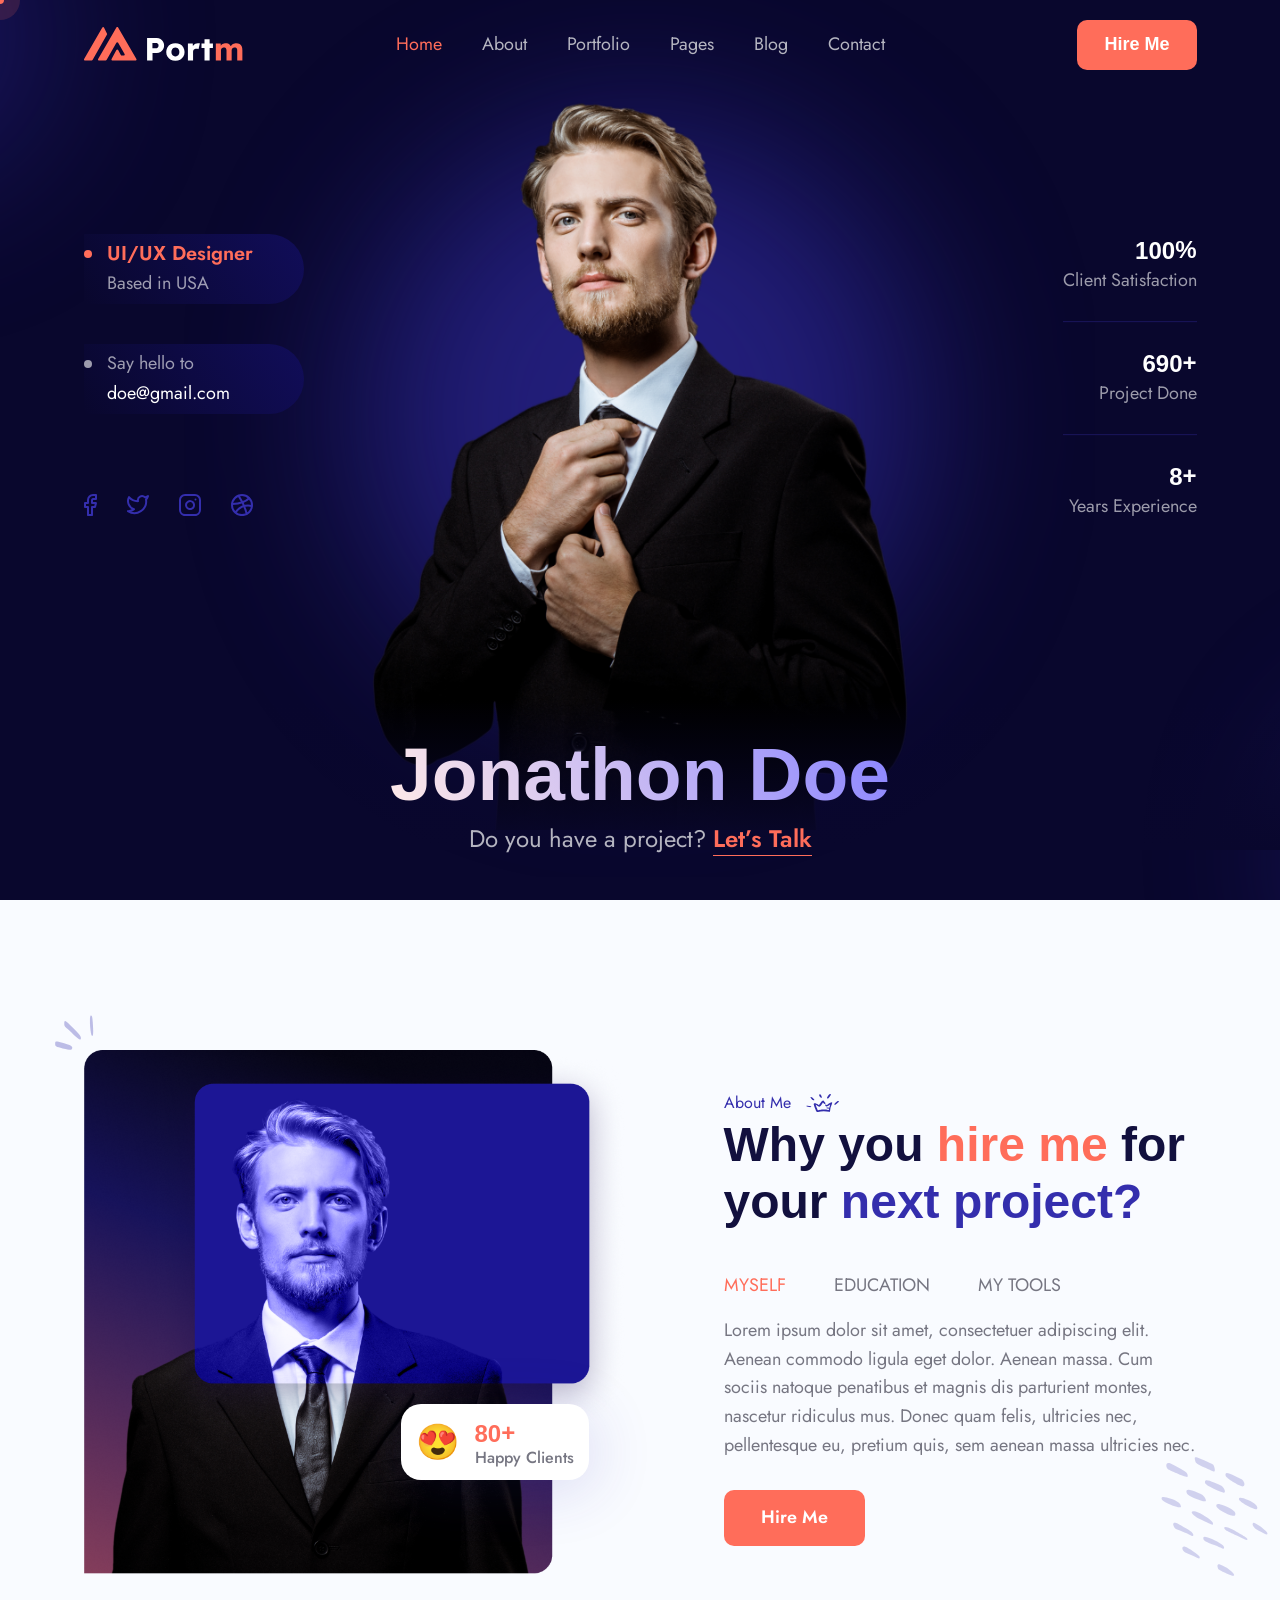
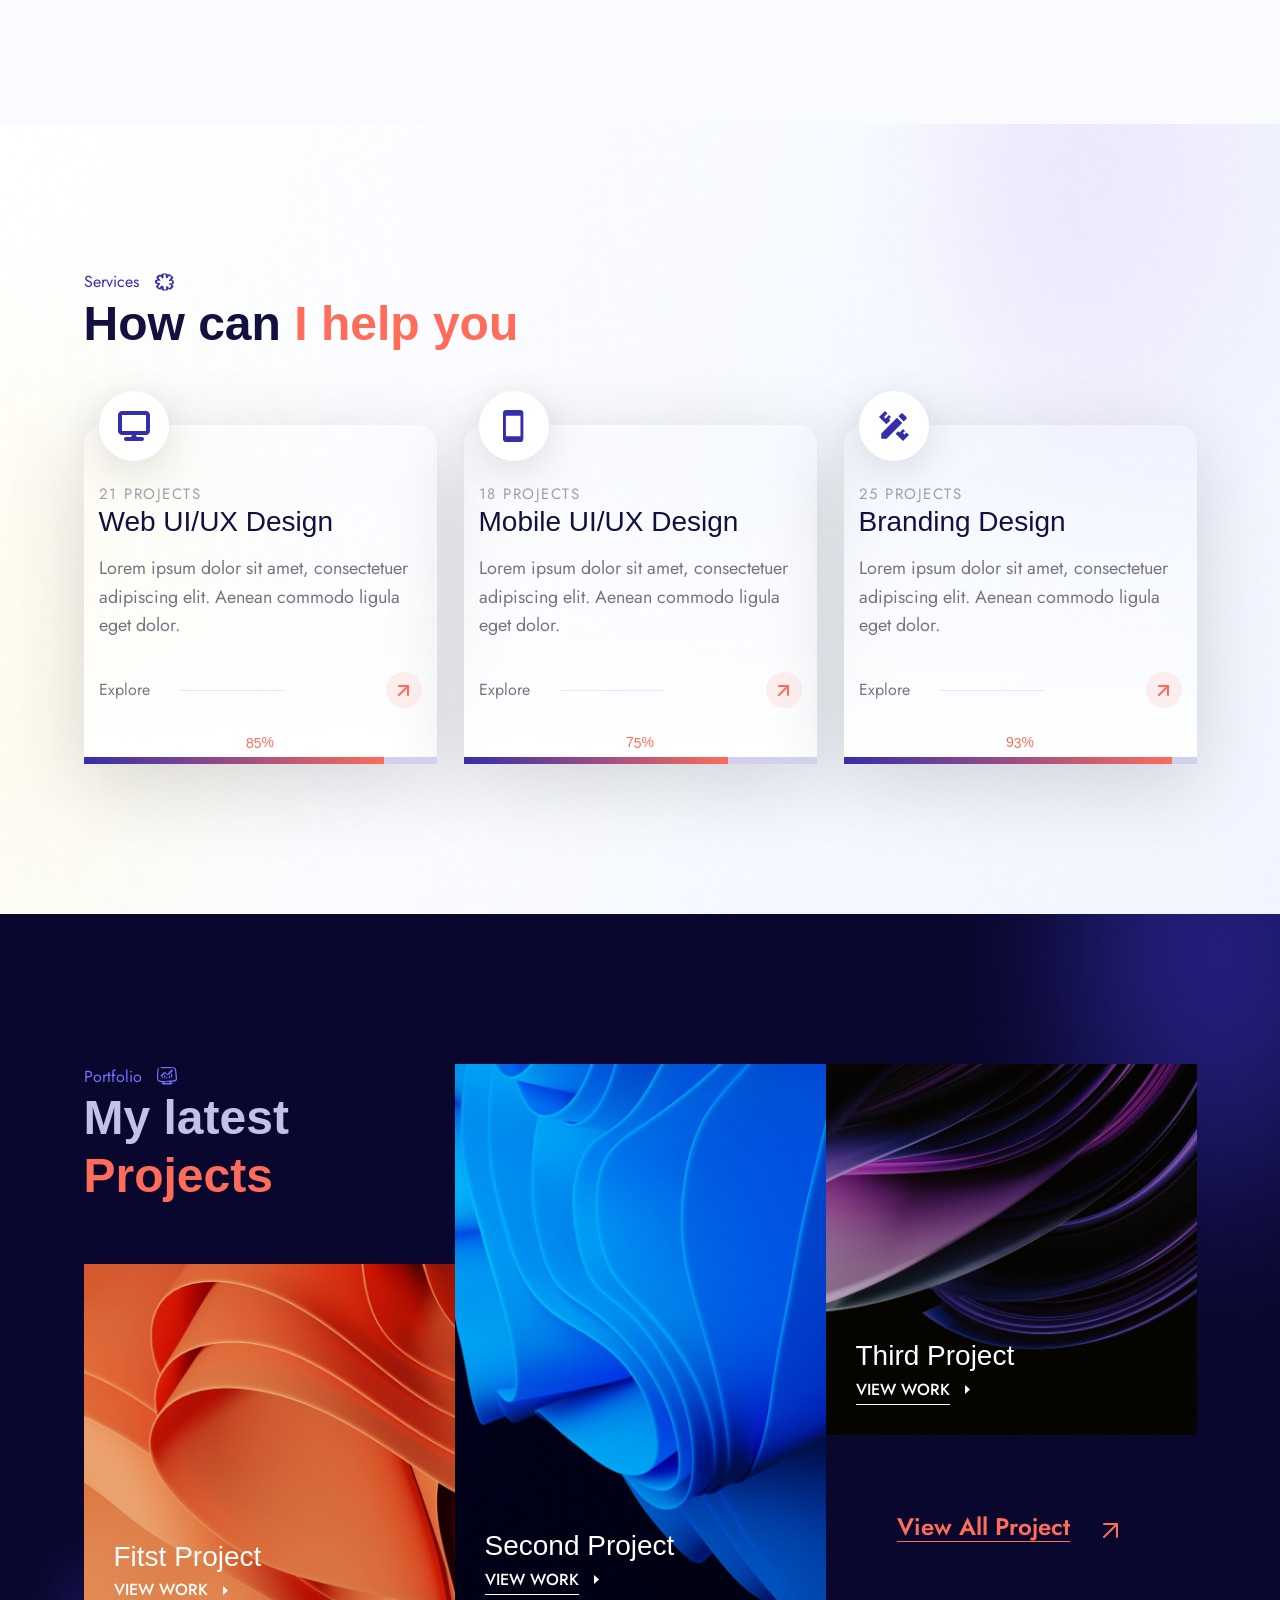
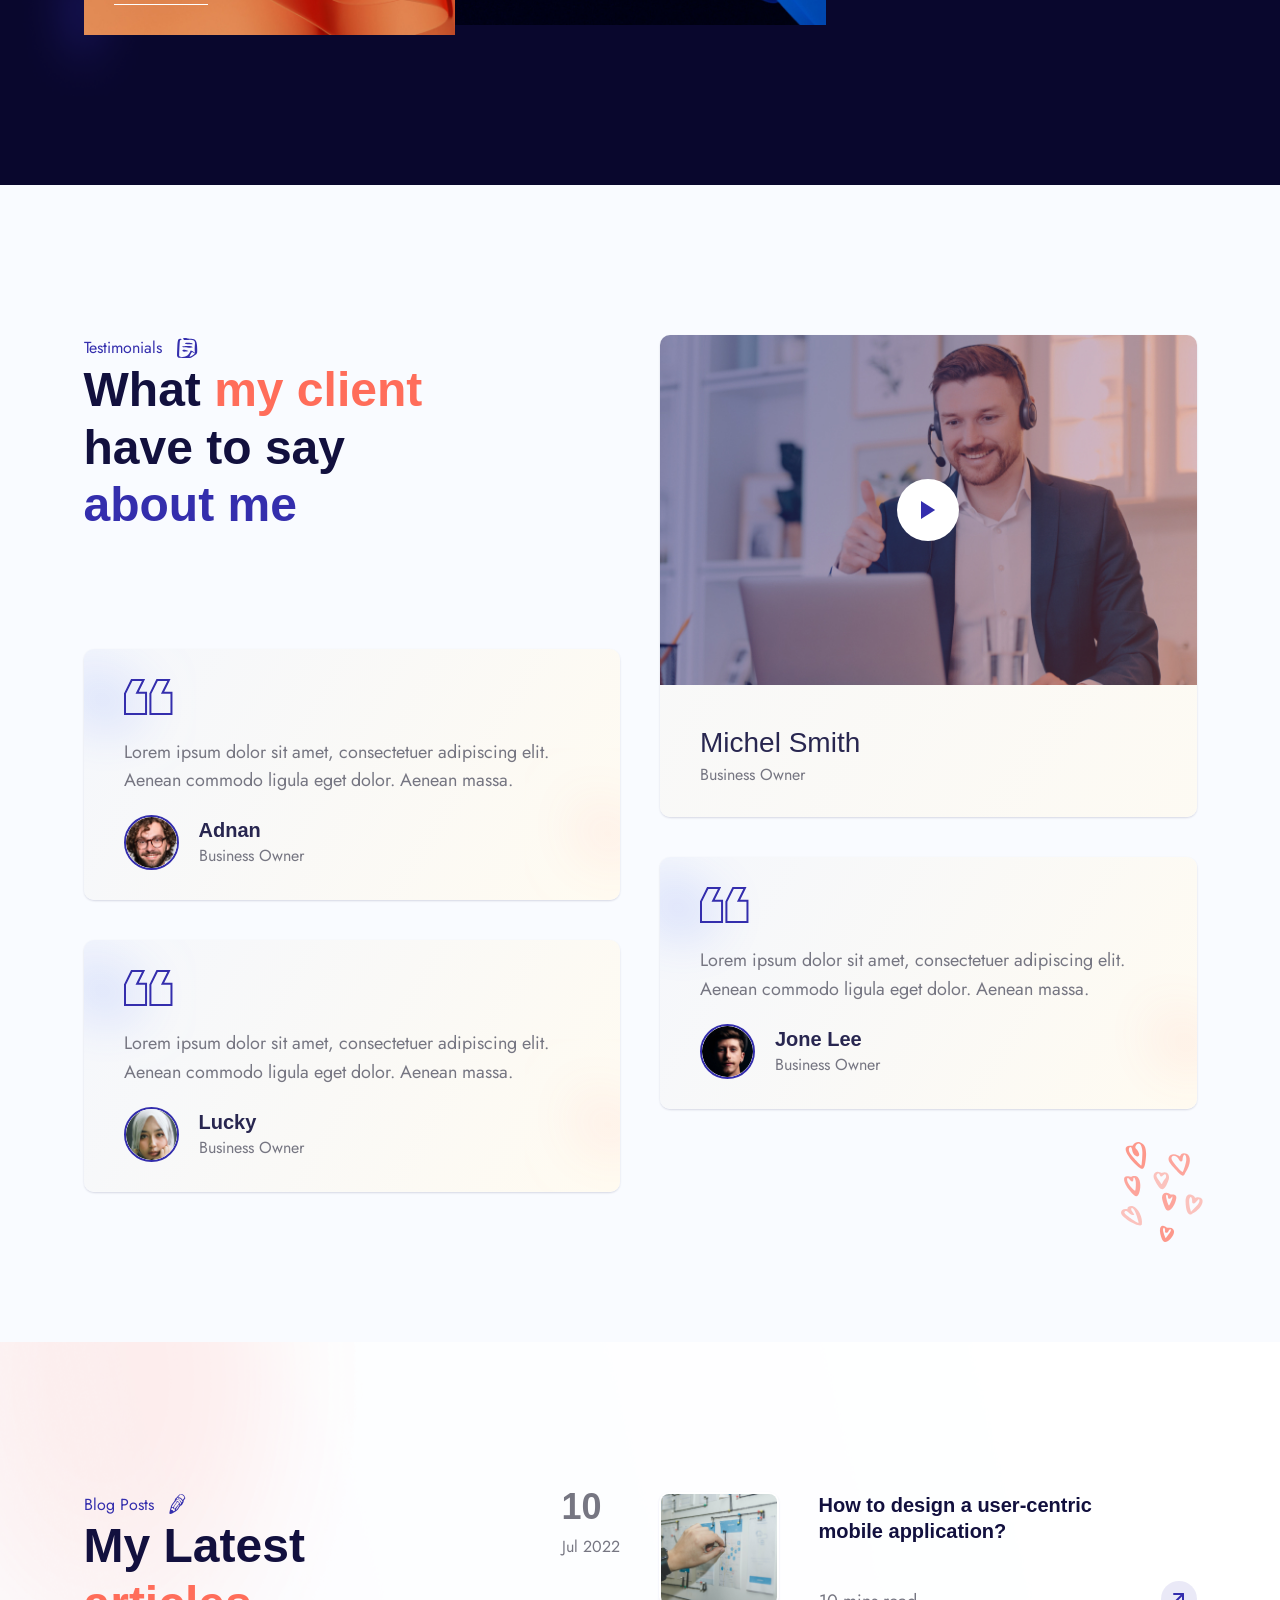
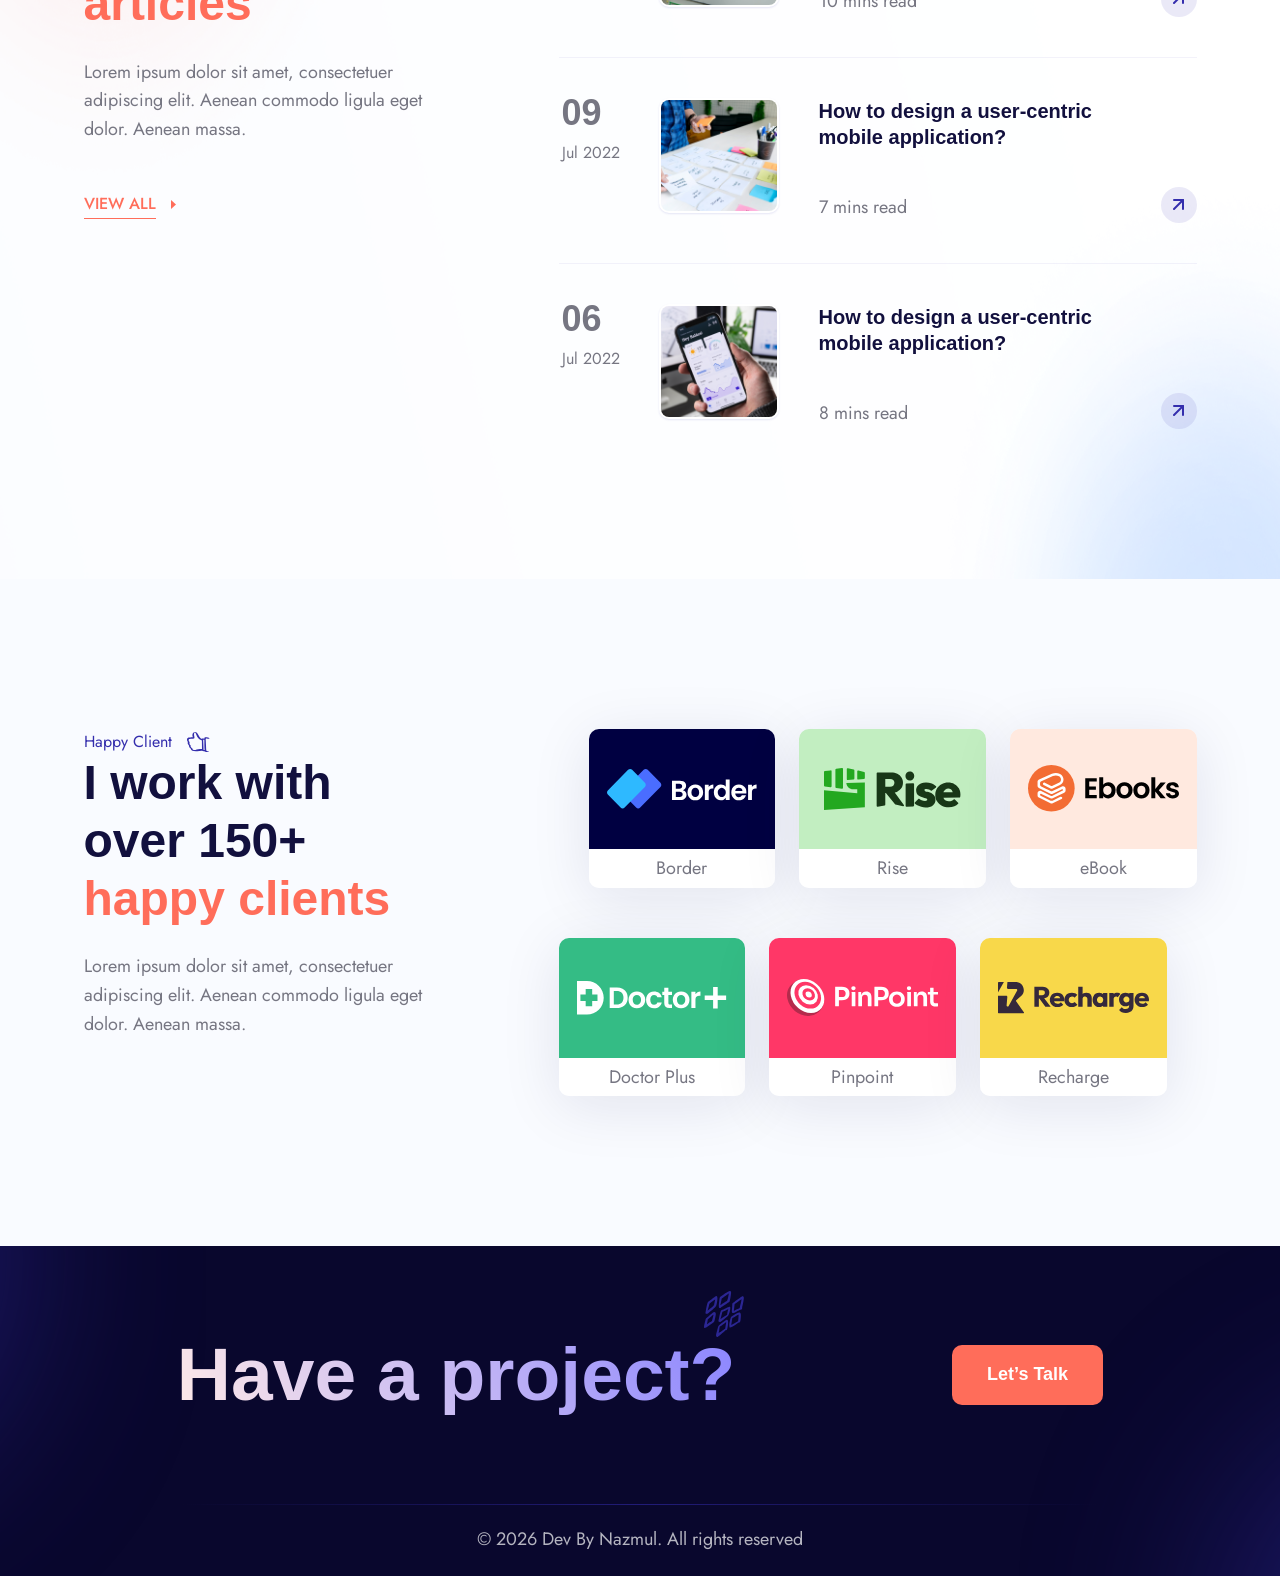
<file: index.html>
<!DOCTYPE html>
<html class="no-js" lang="en">


<!-- Added by HTTrack --><meta http-equiv="content-type" content="text/html;charset=utf-8" /><!-- /Added by HTTrack -->
<head>
  <!-- Meta Tags -->
  <meta charset="utf-8">
  <meta http-equiv="x-ua-compatible" content="ie=edge">
  <meta name="viewport" content="width=device-width, initial-scale=1">
  <meta name="author" content="Laralink">
  <!-- Favicon Icon -->
  <link rel="icon" href="assets/img/favicon.png">
  <!-- Site Title -->
  <title>Portm - Personal Portfolio Template</title>
  <link rel="stylesheet" href="assets/css/plugins/bootstrap.min.css">
  <link rel="stylesheet" href="assets/css/plugins/fontawesome.min.css">
  <link rel="stylesheet" href="assets/css/plugins/odometer-theme-default.css">
  <link rel="stylesheet" href="assets/css/plugins/select2.min.css">
  <link rel="stylesheet" href="assets/css/plugins/animate.css">
  <link rel="stylesheet" href="assets/css/style.css">
</head>

<body>
  <div class="cs_preloader cs_center">
    <div class="cs_preloader_in"></div>
  </div>
  <!-- Start Header Section -->
  <header class="cs_site_header cs_style_1 cs_sticky_header">
    <div class="cs_main_header">
      <div class="container">
        <div class="cs_main_header_in">
          <div class="cs_main_header_left">
            <a class="cs_site_branding" href="index.html">
              <img src="assets/img/logo.svg" alt="Logo">
            </a>
          </div>
          <div class="cs_main_header_center">
            <div class="cs_nav">
              <ul class="cs_nav_list">
                <li class="active menu-item-has-children"><a href="index.html">Home</a>
                  <ul>
                    <li><a href="index.html">Designer Landing</a></li>
                    <li><a href="home-v2.html">Developer Landing</a></li>
                  </ul>
                </li>
                <li class="menu-item-has-children"><a href="about.html">About</a>
                  <ul>
                    <li><a href="about.html">Designer About</a></li>
                    <li><a href="about-v2.html">Developer About</a></li>
                  </ul>
                </li>
                <li class="menu-item-has-children"><a href="portfolio.html">Portfolio</a>
                  <ul>
                    <li><a href="portfolio.html">Portfolio</a></li>
                    <li><a href="portfolio-details.html">Portfolio Details</a></li>
                  </ul>
                </li>
                <li class="menu-item-has-children"><a href="#">Pages</a>
                  <ul>
                    <li><a href="testimonial.html">Testimonial</a></li>
                    <li><a href="faq.html">FAQ</a></li>
                    <li><a href="404.html">Error 404</a></li>
                  </ul>
                </li>
                <li class="menu-item-has-children"><a href="blog.html">Blog</a>
                  <ul>
                    <li><a href="blog.html">Blog</a></li>
                    <li><a href="blog-details.html">Blog Details</a></li>
                  </ul>
                </li>
                <li> <a href="contact.html">Contact</a></li>
              </ul>
            </div>
          </div>
          <div class="cs_main_header_right">
            <a href="contact.html" class="cs_btn cs_style_1 cs_primary_font"><span>Hire Me</span></a>
          </div>
        </div>
      </div>
    </div>
  </header>
  <!-- End Header Section -->

  <!-- Main content inside start-->
  <main>
    <!-- Start Hero Section -->
    <section class="cs_hero cs_style_1 cs_filled_bg" data-src="assets/img/bg/hero_bg.svg">
      <div class="cs_hero_box">
        <img src="assets/img/hero_img.png" alt="">
        <div class="cs_hero_box_in wow fadeInUp" data-wow-duration="0.8s" data-wow-delay="0.2s">
          <h1 class="cs_hero_title cs_font_92 cs_extra_bold cs_link cs_gradient_text_2">Jonathon Doe</h1>
          <p class="cs_hero_subtitle cs_font_24">
            Do you have a project?
            <a href="contact.html" class="cs_semi_bold cs_accent_color cs_text_btn">Let’s Talk</a>
          </p>
        </div>
      </div>
      <div class="container cs_hero_info d-flex justify-content-between">
        <div class="cs_hero_left">
          <ul class="cs_mp_0">
            <li class="cs_hero_meta d-flex align-items-center">
              <div>
                <div class="cs_dot cs_accent_color cs_font_20 cs_semi_bold">UI/UX Designer</div>
                <span class="cs_white_color cs_opacity_06">Based in USA</span>
              </div>
            </li>
            <li class="cs_hero_meta d-flex align-items-center">
              <div>
                <div class="cs_dot cs_white_color cs_opacity_06">Say hello to</div>
                <span class="cs_white_color">doe@gmail.com</span>
              </div>
            </li>
          </ul>
          <div class="cs_height_75 cs_height_lg_50"></div>
          <div class="cs_social_btns d-flex cs_gap_30">
            <a class="cs_accent_color_2" href="#">
              <svg width="13" height="22" viewBox="0 0 13 22" fill="none" xmlns="http://www.w3.org/2000/svg">
                <path
                  d="M12 1H9C7.67392 1 6.40215 1.52678 5.46447 2.46447C4.52678 3.40215 4 4.67392 4 6V9H1V13H4V21H8V13H11L12 9H8V6C8 5.73478 8.10536 5.48043 8.29289 5.29289C8.48043 5.10536 8.73478 5 9 5H12V1Z"
                  stroke="currentColor" stroke-width="2" stroke-linecap="round" stroke-linejoin="round" />
              </svg>
            </a>
            <a class="cs_accent_color_2" href="#">
              <svg width="22" height="20" viewBox="0 0 22 20" fill="none" xmlns="http://www.w3.org/2000/svg">
                <path
                  d="M21 1.00784C21 1.00784 20.3 3.10784 19 4.40784C20.6 14.4078 9.6 21.7078 1 16.0078C3.2 16.1078 5.4 15.4078 7 14.0078C2 12.5078 -0.5 6.60784 2 2.00784C4.2 4.60784 7.6 6.10784 11 6.00784C10.1 1.80784 15 -0.592165 18 2.20784C19.1 2.20784 21 1.00784 21 1.00784Z"
                  stroke="currentColor" stroke-width="2" stroke-linecap="round" stroke-linejoin="round" />
              </svg>
            </a>
            <a class="cs_accent_color_2" href="#">
              <svg width="22" height="22" viewBox="0 0 22 22" fill="none" xmlns="http://www.w3.org/2000/svg">
                <path
                  d="M16 1H6C3.23858 1 1 3.23858 1 6V16C1 18.7614 3.23858 21 6 21H16C18.7614 21 21 18.7614 21 16V6C21 3.23858 18.7614 1 16 1Z"
                  stroke="currentColor" stroke-width="2" stroke-linecap="round" stroke-linejoin="round" />
                <path
                  d="M14.9997 10.3701C15.1231 11.2023 14.981 12.0523 14.5935 12.7991C14.206 13.5459 13.5929 14.1515 12.8413 14.5297C12.0898 14.908 11.2382 15.0397 10.4075 14.906C9.57683 14.7723 8.80947 14.3801 8.21455 13.7852C7.61962 13.1903 7.22744 12.4229 7.09377 11.5923C6.96011 10.7616 7.09177 9.90995 7.47003 9.15843C7.84829 8.40691 8.45389 7.7938 9.20069 7.4063C9.94749 7.0188 10.7975 6.87665 11.6297 7.00006C12.4786 7.12594 13.2646 7.52152 13.8714 8.12836C14.4782 8.73521 14.8738 9.52113 14.9997 10.3701Z"
                  stroke="currentColor" stroke-width="2" stroke-linecap="round" stroke-linejoin="round" />
                <path d="M16.5 5.5H16.51" stroke="currentColor" stroke-width="2" stroke-linecap="round"
                  stroke-linejoin="round" />
              </svg>
            </a>
            <a class="cs_accent_color_2" href="#">
              <svg width="22" height="22" viewBox="0 0 22 22" fill="none" xmlns="http://www.w3.org/2000/svg">
                <path
                  d="M11 21C16.5228 21 21 16.5228 21 11C21 5.47715 16.5228 1 11 1C5.47715 1 1 5.47715 1 11C1 16.5228 5.47715 21 11 21Z"
                  stroke="currentColor" stroke-width="2" stroke-linecap="round" stroke-linejoin="round" />
                <path d="M18.13 4.09009C14.22 8.14009 9 9.44009 1.25 9.94009" stroke="currentColor" stroke-width="2"
                  stroke-linecap="round" stroke-linejoin="round" />
                <path d="M20.7501 11.8401C14.1301 10.4301 8.61012 12.8401 4.37012 18.1601" stroke="currentColor"
                  stroke-width="2" stroke-linecap="round" stroke-linejoin="round" />
                <path d="M7.56006 1.75C11.9301 7.75 13.5601 11.17 15.5601 19.47" stroke="currentColor" stroke-width="2"
                  stroke-linecap="round" stroke-linejoin="round" />
              </svg>
            </a>
          </div>
        </div>
        <div>
          <div class="cs_funfact cs_style_1 text-end">
            <h2 class="cs_funfact_number cs_font_24 cs_white_color cs_semi_bold m-0">
              <span class="odometer" data-count-to="100"></span>%
            </h2>
            <div class="cs_white_color cs_opacity_06">Client Satisfaction</div>
          </div>
          <div class="cs_funfact cs_style_1 text-end">
            <h2 class="cs_funfact_number cs_font_24 cs_white_color cs_semi_bold m-0">
              <span class="odometer" data-count-to="690"></span>+
            </h2>
            <div class="cs_white_color cs_opacity_06">Project Done</div>
          </div>
          <div class="cs_funfact cs_style_1 text-end">
            <h2 class="cs_funfact_number cs_font_24 cs_white_color cs_semi_bold m-0">
              <span class="odometer" data-count-to="8"></span>+
            </h2>
            <div class="cs_white_color cs_opacity_06">Years Experience</div>
          </div>
        </div>
      </div>
    </section>
    <!-- Start Hero Section -->

    <!-- Start About Section -->
    <section class="position-relative">
      <div class="position-absolute cs_about_shape_2">
        <img src="assets/img/about_shape_2.svg" alt="">
      </div>
      <div class="cs_height_150 cs_height_lg_80"></div>
      <div class="container">
        <div class="row">
          <div class="col-lg-6">
            <div class="cs_image_box cs_style_1 position-relative">
              <img class="position-absolute cs_about_shape" src="assets/img/about_shape_1.svg" alt="About">
              <img class="w-100" src="assets/img/about_img_1.png" alt="About">
              <div
                class="cs_happy_client position-absolute cs_white_bg d-flex align-items-center cs_radius_20 cs_gap_15 wow fadeInRight" data-wow-duration="0.8s" data-wow-delay="0.2s">
                <p class="mb-0 cs_emoji_text">😍</p>
                <div>
                  <h3 class="mb-0 cs_font_24 cs_semi_bold cs_accent_color">
                    <span class="odometer" data-count-to="80"></span>+
                  </h3>
                  <p class="mb-0 cs_font_16 cs_medium">Happy Clients</p>
                </div>
              </div>
            </div>
          </div>
          <div class="col-lg-6">
            <div class="cs_pl_70">
              <div class="cs_height_40 cs_height_lg_30"></div>
              <div class="cs_section_heading cs_style_1">
                <p class="cs_section_subtitle cs_accent_color_2 cs_font_16">
                  <span>About Me</span>
                  <svg width="34" height="18" viewBox="0 0 34 18" fill="none" xmlns="http://www.w3.org/2000/svg">
                    <path fill-rule="evenodd" clip-rule="evenodd"
                      d="M13.164 1.06887C13.1878 2.25431 14.6046 4.16031 15.5689 3.80003C15.9856 3.63732 15.9856 3.463 15.5332 2.19621C14.4498 -0.813889 13.1402 0.115862 13.164 1.06887ZM21.0215 3.75354C20.6882 4.67168 21.843 4.83439 22.6407 3.98598C23.4502 3.11433 24.3193 1.81268 24.7836 0.929407C25.2956 0.0810016 24.2955 -0.349012 23.4621 0.348307C22.474 1.16185 21.2477 3.11433 21.0215 3.75354ZM4.61598 3.0446C3.87784 3.33515 6.35416 6.33363 7.35421 6.35687C8.52093 6.38011 8.61615 6.12443 7.80659 5.06683C6.53272 3.39327 5.46126 2.70757 4.61598 3.0446ZM15.807 7.35636C15.3665 7.78637 14.8426 8.3791 14.6403 8.65803C12.9021 11.1916 12.8783 11.2149 12.0806 10.6221C10.2353 9.274 7.1994 8.35586 7.79467 10.7035C8.16374 12.1214 9.25905 14.7131 9.54478 15.5731C10.2829 17.8394 10.6758 18.2113 11.9854 17.9091C15.2355 17.1421 19.8787 17.1188 23.2003 17.851C24.0217 18.037 24.0693 17.944 24.1527 16.3285C24.3194 13.0628 26.248 9.87833 26.248 8.8556C26.248 7.70502 24.0217 8.56505 20.9978 10.8778L20.6882 11.1103L20.2477 10.8197C19.3429 10.227 18.8905 10.6919 19.4024 11.6797C19.8191 12.4817 20.1644 12.749 21.0811 12.319C21.6049 12.0749 22.3311 11.61 23.355 10.9011C23.7598 10.6221 24.0932 10.4246 24.0932 10.4594C24.0932 10.6221 23.3669 13.6671 23.3669 13.6787L21.5573 13.5276C20.1167 13.4695 19.9501 14.2133 21.4382 14.4342C21.593 14.4574 23.1169 14.6434 23.1169 14.6434C23.1169 14.6434 23.0574 15.2942 22.8907 15.6661C22.7121 16.038 22.4145 16.131 21.9264 15.9683C18.1047 14.7363 11.8782 16.2356 11.8663 16.2356C11.6401 16.2704 9.56861 10.9359 9.73528 10.7732C9.75909 10.75 10.0091 10.9011 10.2948 11.1103C13.5211 13.3998 13.8545 13.3301 15.9856 9.99456L16.9856 8.42559L17.3785 8.99507C18.5214 10.657 20.1405 9.92483 19.2357 8.70452C18.9262 8.29775 18.4143 7.6934 17.5928 6.75202C17.2238 6.32201 16.6761 6.50795 15.807 7.35636ZM31.2959 7.18203C30.8673 7.42609 28.6291 9.51805 28.3672 9.9132C27.8076 10.7848 28.9743 10.9824 30.0339 10.1921C31.2721 9.27399 33.0222 7.69341 33.0222 7.48421C33.0341 7.06582 31.8793 6.85661 31.2959 7.18203ZM1.8063 12.749C3.54448 13.1674 4.54451 13.272 4.93739 13.0628C5.58028 12.7257 5.28265 12.4817 3.75877 12.1098C3.6159 12.0749 2.21106 11.6914 1.24672 11.6914C0.556213 11.6914 -0.979555 12.0633 1.8063 12.749Z"
                      fill="#342EAD" />
                  </svg>
                </p>
                <h2 class="cs_section_title cs_font_48 cs_semi_bold">Why you <span class="cs_accent_color">hire me
                  </span>
                  for your <span class="cs_accent_color_2">next project?</span></h2>
              </div>
              <div class="cs_height_40 cs_height_lg_30"></div>
              <div class="cs_tabs cs_style_1">
                <ul class="cs_tab_links cs_mp_0">
                  <li class="active"><a class="text-uppercase " href="404-2.html">Myself</a></li>
                  <li><a class="text-uppercase " href="404-3.html">Education</a></li>
                  <li><a class="text-uppercase " href="404-4.html">My tools</a></li>
                </ul>
                <div class="cs_tab_body">
                  <div class="cs_tab active" data-id="myself">
                    <p class="m-0">Lorem ipsum dolor sit amet, consectetuer adipiscing elit. Aenean commodo ligula eget
                      dolor. Aenean massa. Cum sociis natoque penatibus et magnis dis parturient montes, nascetur
                      ridiculus mus. Donec quam felis, ultricies nec, pellentesque eu, pretium quis, sem aenean massa
                      ultricies nec.</p>
                    <div class="cs_height_30 cs_height_lg_20"></div>
                    <a class="cs_btn cs_style_1" href="contact.html"><span>Hire Me</span></a>
                  </div>
                  <div class="cs_tab" data-id="education">
                    <p class="m-0">Lorem ipsum dolor sit amet, consectetuer adipiscing elit. Aenean commodo ligula eget
                      dolor. Aenean massa. Cum sociis natoque penatibus et magnis dis parturient montes, nascetur
                      ridiculus mus. Donec quam felis, ultricies nec, pellentesque eu, pretium quis, sem aenean massa
                      ultricies nec.</p>
                  </div>
                  <div class="cs_tab" data-id="tools">
                    <h2 class="cs_font_20 cs_accent_color">Skills</h2>
                    <div class="cs_progressbar cs_style_1">
                      <div class="label cs_font_20 cs_primary_color">HTML</div>
                      <h3 class="cs_progressbar_head cs_accent_color cs_normal cs_font_14 text-end">89%</h3>
                      <div class="cs_progress" data-progress="89">
                        <div class="cs_progress_in"></div>
                      </div>
                    </div>
                    <div class="cs_progressbar cs_style_1">
                      <div class="label cs_font_20 cs_primary_color">ReactJS</div>
                      <h3 class="cs_progressbar_head cs_accent_color cs_normal cs_font_14 text-end">95%</h3>
                      <div class="cs_progress" data-progress="95">
                        <div class="cs_progress_in"></div>
                      </div>
                    </div>
                    <div class="cs_progressbar cs_style_1">
                      <div class="label cs_font_20 cs_primary_color">WordPress</div>
                      <h3 class="cs_progressbar_head cs_accent_color cs_normal cs_font_14 text-end">70%</h3>
                      <div class="cs_progress" data-progress="70">
                        <div class="cs_progress_in"></div>
                      </div>
                    </div>
                  </div>
                </div>
              </div>
            </div>
          </div>
        </div>
      </div>
      <div class="cs_height_150 cs_height_lg_80"></div>
    </section>
    <!-- End About Section -->

    <!-- Start Service Section -->
    <section class="cs_100_bg position-relative" data-src="assets/img/bg/service_bg.png">
      <div class="cs_service_shape_1 position-absolute">
        <img src="assets/img/service_shape_1.svg" alt="">
      </div>
      <div class="cs_height_145 cs_height_lg_75"></div>
      <div class="container">
        <div class="cs_section_heading cs_style_1">
          <p class="cs_section_subtitle cs_accent_color_2 cs_font_16 wow fadeInLeft" data-wow-duration="0.8s" data-wow-delay="0.2s">
            <span>Services</span>
            <svg width="20" height="18" viewBox="0 0 20 18" fill="none" xmlns="http://www.w3.org/2000/svg">
              <path fill-rule="evenodd" clip-rule="evenodd"
                d="M8.3165 0.722028C7.59665 0.85855 7.46009 1.00749 7.3608 1.6529C7.28633 2.17419 7.27388 2.1866 7.01329 2.02525C5.33769 0.933026 1.46525 3.71325 2.66918 5.14059C3.30217 5.88533 3.48833 6.25767 3.57521 6.38178C1.5521 6.69201 0.96875 6.64236 0.96875 8.90136C0.96875 10.7755 1.46522 10.6762 3.82344 10.8376C3.61244 11.1355 2.7809 12.4387 2.30925 12.9848C1.8252 13.5433 1.84999 13.6674 2.59469 14.4494C4.76674 16.7455 5.90861 17.1179 7.05048 15.9015C7.5221 15.4051 7.6463 15.492 7.65866 16.3856C7.68349 17.4778 8.94951 17.7881 12.1889 17.4654C14.2245 17.2668 14.0382 17.031 13.8769 15.8643L15.1802 16.4104C16.5082 16.9689 17.0171 16.5966 19.636 13.1337C19.7973 12.9227 19.3133 12.5008 18.9161 12.5008C18.7671 12.5008 18.3699 12.2525 18.0348 11.9546L17.4142 11.4085C17.8487 11.3589 18.5685 11.2596 19.1519 11.1603C19.4497 11.1106 19.6608 10.8624 19.6856 10.5645C19.8097 8.78962 19.8594 8.0325 19.8594 8.04495C19.8718 7.84638 19.7725 7.64771 19.6111 7.53605C19.4249 7.41194 19.1147 7.25055 18.5686 7.1389C17.6997 6.96514 17.6873 7.05198 18.6678 6.00944C19.7228 4.86753 19.7477 4.942 17.8735 3.01819C16.26 1.35502 14.9692 0.833728 14.1748 1.49155L13.7901 1.81425L13.7155 1.50396C13.5294 0.759261 10.4513 0.312435 8.3165 0.722028ZM11.7918 3.30365C11.9034 5.94734 12.3627 6.17074 13.9266 4.35865C15.5526 2.48449 15.3044 2.55895 16.409 3.61395C17.5881 4.731 17.6253 4.55724 15.9993 6.08391C14.1624 7.79673 14.2866 8.15661 16.6199 7.90839C18.3327 7.72218 18.1465 8.10696 17.9728 10.2542C14.8698 10.4528 13.8273 10.4528 15.4656 11.6195C16.744 12.538 17.3149 13.084 17.166 13.2826C17.0915 13.3695 15.5898 15.2313 15.5898 15.2313C15.3912 15.0824 15.0933 14.9583 14.0755 13.9777C12.5861 12.5628 12.0897 12.7738 12.1393 14.8465L12.1766 16.3236C9.64453 16.6711 9.73145 16.8324 9.59489 14.5238C9.54524 13.6799 9.65699 12.1656 7.94417 12.8358C7.17459 13.1337 6.20649 13.9156 5.80931 14.6479C5.63555 14.9706 5.51145 14.921 4.70469 14.3004C3.81104 13.6178 3.78622 13.8163 4.89086 12.5131C5.25079 12.0912 5.61075 11.6071 5.83416 11.2719C6.70298 9.93153 5.39977 9.64603 3.81108 9.64603H3.09116C3.09116 9.64603 3.10358 8.2559 3.21528 7.63534C3.3394 7.63534 4.13374 7.64771 4.89086 7.66017C6.92637 7.68499 6.98845 7.63534 6.08239 6.64236C5.22599 5.71149 4.7419 5.09094 4.44403 4.74341C4.61779 4.58206 3.83589 5.33917 6.09482 3.1423C6.23134 3.29124 6.93879 4.03594 7.62148 4.85511C8.4778 5.88524 9.48323 5.50053 9.48323 4.80547V4.06077C9.4956 1.40467 9.38385 1.59084 10.9106 1.62807L11.7173 1.64049L11.7918 3.30365Z"
                fill="#342EAD" />
            </svg>
          </p>
          <h2 class="cs_section_title cs_font_48 cs_semi_bold">How can <span class="cs_accent_color">I help you</span>
          </h2>
        </div>
        <div class="cs_height_72 cs_height_lg_62"></div>
        <div class="row cs_gap_40 justify-content-md-center">
          <div class="col-lg-4 col-md-6">
            <div class="cs_iconbox cs_style_1 cs_transform_up_hover_5 cs_transition_4">
              <div class="cs_iconbox_in">
                <div class="cs_iconbox_icon cs_center rounded-circle cs_white_bg">
                  <svg width="32" height="30" viewBox="0 0 32 30" fill="none" xmlns="http://www.w3.org/2000/svg">
                    <path fill-rule="evenodd" clip-rule="evenodd"
                      d="M27.988 24H18.008C18.008 24.5339 18.2214 25.0457 18.6008 25.4213C18.9802 25.797 19.4941 26.0053 20.028 26H23.988C24.7025 25.9964 25.3647 26.3743 25.725 26.9913C26.0854 27.6084 26.0892 28.3708 25.735 28.9913C25.3809 29.6119 24.7225 29.9964 24.008 30H8.00799C6.90343 30 6.00799 29.1046 6.00799 28C6.01455 26.8982 6.90615 26.0066 8.00799 26H11.94C12.4739 26.0053 12.9877 25.797 13.3671 25.4213C13.7466 25.0457 13.96 24.5339 13.96 24H4.014C1.80304 23.9989 0.00880834 22.211 0 20V4.00002C-6.51263e-06 2.93673 0.423342 1.91718 1.17652 1.16664C1.92969 0.416086 2.95071 -0.003697 4.014 2.4535e-05H27.98C30.1942 -0.00440054 31.9934 1.78582 32 4.00002V20.02C31.989 22.226 30.194 24.0067 27.988 24ZM27.988 3.99997H4.008C4.008 3.99997 4.02 20 4.022 20H28.008L27.988 3.99997Z"
                      fill="#342EAD" />
                  </svg>
                </div>
                <p class="cs_iconbox_mini_title cs_ternary_color text-uppercase cs_font_15">21 Projects</p>
                <h3 class="cs_iconbox_title cs_font_28 cs_medium">Web UI/UX Design</h3>
                <p class="cs_iconbox_subtitle">Lorem ipsum dolor sit amet, consectetuer adipiscing elit. Aenean commodo
                  ligula eget dolor.</p>
                <a href="portfolio-details.html" class="cs_iconbox_btn cs_primary_color_hover cs_center_between">
                  <span class="cs_iconbox_btn_text position-relative d-inline-block cs_font_16">Explore</span>
                  <span class="cs_circle_btn cs_style_1 cs_accent_color cs_center rounded-circle">
                    <svg width="11" height="11" viewBox="0 0 11 11" fill="none" xmlns="http://www.w3.org/2000/svg">
                      <path d="M1 10L10 1" stroke="currentColor" stroke-width="2" stroke-linecap="round"
                        stroke-linejoin="round" />
                      <path d="M1 1H10V10" stroke="currentColor" stroke-width="2" stroke-linecap="round"
                        stroke-linejoin="round" />
                    </svg>
                    <svg width="11" height="11" viewBox="0 0 11 11" fill="none" xmlns="http://www.w3.org/2000/svg">
                      <path d="M1 10L10 1" stroke="currentColor" stroke-width="2" stroke-linecap="round"
                        stroke-linejoin="round" />
                      <path d="M1 1H10V10" stroke="currentColor" stroke-width="2" stroke-linecap="round"
                        stroke-linejoin="round" />
                    </svg>
                  </span>
                </a>
              </div>
              <div class="cs_progressbar cs_style_1 text-center">
                <h3 class="cs_progressbar_head cs_accent_color cs_normal cs_font_14"><span class="odometer" data-count-to="85"></span>%</h3>
                <div class="cs_progress" data-progress="85">
                  <div class="cs_progress_in"></div>
                </div>
              </div>
            </div>
          </div>
          <div class="col-lg-4 col-md-6">
            <div class="cs_iconbox cs_style_1 cs_transform_up_hover_5 cs_transition_4">
              <div class="cs_iconbox_in">
                <div class="cs_iconbox_icon cs_center rounded-circle cs_white_bg">
                  <svg width="21" height="32" viewBox="0 0 21 32" fill="none" xmlns="http://www.w3.org/2000/svg">
                    <path
                      d="M17.4545 26.1818H2.90909V5.81818H17.4545M17.4545 0H2.90909C1.29455 0 0 1.29455 0 2.90909V29.0909C0 29.8624 0.306492 30.6024 0.852053 31.1479C1.39761 31.6935 2.13755 32 2.90909 32H17.4545C18.2261 32 18.966 31.6935 19.5116 31.1479C20.0571 30.6024 20.3636 29.8624 20.3636 29.0909V2.90909C20.3636 1.29455 19.0545 0 17.4545 0Z"
                      fill="#342EAD" />
                  </svg>
                </div>
                <p class="cs_iconbox_mini_title cs_ternary_color text-uppercase cs_font_15">18 Projects</p>
                <h3 class="cs_iconbox_title cs_font_28 cs_medium">Mobile UI/UX Design</h3>
                <p class="cs_iconbox_subtitle">Lorem ipsum dolor sit amet, consectetuer adipiscing elit. Aenean commodo
                  ligula eget dolor.</p>
                <a href="portfolio-details.html" class="cs_iconbox_btn cs_primary_color_hover cs_center_between">
                  <span class="cs_iconbox_btn_text position-relative d-inline-block cs_font_16">Explore</span>
                  <span class="cs_circle_btn cs_style_1 cs_accent_color cs_center rounded-circle">
                    <svg width="11" height="11" viewBox="0 0 11 11" fill="none" xmlns="http://www.w3.org/2000/svg">
                      <path d="M1 10L10 1" stroke="currentColor" stroke-width="2" stroke-linecap="round"
                        stroke-linejoin="round" />
                      <path d="M1 1H10V10" stroke="currentColor" stroke-width="2" stroke-linecap="round"
                        stroke-linejoin="round" />
                    </svg>
                    <svg width="11" height="11" viewBox="0 0 11 11" fill="none" xmlns="http://www.w3.org/2000/svg">
                      <path d="M1 10L10 1" stroke="currentColor" stroke-width="2" stroke-linecap="round"
                        stroke-linejoin="round" />
                      <path d="M1 1H10V10" stroke="currentColor" stroke-width="2" stroke-linecap="round"
                        stroke-linejoin="round" />
                    </svg>
                  </span>
                </a>
              </div>
              <div class="cs_progressbar cs_style_1 text-center">
                <h3 class="cs_progressbar_head cs_accent_color cs_normal cs_font_14"><span class="odometer" data-count-to="75"></span>%</h3>
                <div class="cs_progress" data-progress="75">
                  <div class="cs_progress_in"></div>
                </div>
              </div>
            </div>
          </div>
          <div class="col-lg-4 col-md-6">
            <div class="cs_iconbox cs_style_1 cs_transform_up_hover_5 cs_transition_4">
              <div class="cs_iconbox_in">
                <div class="cs_iconbox_icon cs_center rounded-circle cs_white_bg">
                  <svg width="30" height="30" viewBox="0 0 30 30" fill="none" xmlns="http://www.w3.org/2000/svg">
                    <path
                      d="M2.27615 22.4222V27.7238H7.57776L23.2139 12.0735L17.9123 6.77191L2.27615 22.4222ZM30 23.9915L23.9915 30L16.64 22.6484L19.1423 20.1461L20.5561 21.5598L24.0481 18.0537L26.0556 20.0613L23.9915 22.0688L25.4901 23.4826L27.4976 21.5033L30 23.9915ZM7.37983 13.3459L0 6.00848L6.00848 0L8.4967 2.50236L5.00471 6.00848L6.51744 7.50707L9.99529 4.00094L12.0028 6.00848L9.99529 8.00189L11.409 9.41565L7.37983 13.3459ZM27.3139 7.9312C27.8652 7.37983 27.8652 6.51744 27.3139 5.93779L24.0057 2.68615C23.4826 2.13478 22.5636 2.13478 22.0122 2.68615L19.4109 5.27333L24.7125 10.5749L27.3139 7.9312Z"
                      fill="#342EAD" />
                  </svg>
                </div>
                <p class="cs_iconbox_mini_title cs_ternary_color text-uppercase cs_font_15">25 Projects</p>
                <h3 class="cs_iconbox_title cs_font_28 cs_medium">Branding Design</h3>
                <p class="cs_iconbox_subtitle">Lorem ipsum dolor sit amet, consectetuer adipiscing elit. Aenean commodo
                  ligula eget dolor.</p>
                <a href="portfolio-details.html" class="cs_iconbox_btn cs_primary_color_hover cs_center_between">
                  <span class="cs_iconbox_btn_text position-relative d-inline-block cs_font_16">Explore</span>
                  <span class="cs_circle_btn cs_style_1 cs_accent_color cs_center rounded-circle">
                    <svg width="11" height="11" viewBox="0 0 11 11" fill="none" xmlns="http://www.w3.org/2000/svg">
                      <path d="M1 10L10 1" stroke="currentColor" stroke-width="2" stroke-linecap="round"
                        stroke-linejoin="round" />
                      <path d="M1 1H10V10" stroke="currentColor" stroke-width="2" stroke-linecap="round"
                        stroke-linejoin="round" />
                    </svg>
                    <svg width="11" height="11" viewBox="0 0 11 11" fill="none" xmlns="http://www.w3.org/2000/svg">
                      <path d="M1 10L10 1" stroke="currentColor" stroke-width="2" stroke-linecap="round"
                        stroke-linejoin="round" />
                      <path d="M1 1H10V10" stroke="currentColor" stroke-width="2" stroke-linecap="round"
                        stroke-linejoin="round" />
                    </svg>
                  </span>
                </a>
              </div>
              <div class="cs_progressbar cs_style_1 text-center">
                <h3 class="cs_progressbar_head cs_accent_color cs_normal cs_font_14"><span class="odometer" data-count-to="93"></span>%</h3>
                <div class="cs_progress" data-progress="93">
                  <div class="cs_progress_in"></div>
                </div>
              </div>
            </div>
          </div>
        </div>
      </div>
      <div class="cs_height_150 cs_height_lg_20"></div>
    </section>
    <!-- End Service Section -->

    <!-- Start Portfolio Section -->
    <section class="cs_100_bg" data-src="assets/img/bg/portfolio_bg.png">
      <div class="cs_height_150 cs_height_lg_80"></div>
      <div class="container">
        <div class="cs_grid_3">
          <div class="cs_grid_item">
            <div class="cs_portfolio cs_style_1 cs_zoom position-relative">
              <div class="cs_section_heading cs_style_1">
                <p class="cs_section_subtitle cs_violet_text cs_font_16 wow fadeInRight" data-wow-duration="0.8s" data-wow-delay="0.2s">
                  <span>Portfolio</span>
                  <svg width="20" height="18" viewBox="0 0 20 18" fill="none" xmlns="http://www.w3.org/2000/svg">
                    <path fill-rule="evenodd" clip-rule="evenodd"
                      d="M4.19081 0.0804121C2.96402 0.280944 3.78977 1.09487 4.80423 1.23643C5.65354 1.35439 7.28135 1.35439 10.7848 1.34259C15.0549 1.3308 16.8833 1.37797 17.1546 1.49593C17.827 1.80263 18.1219 2.98224 18.3107 6.17896C18.3814 7.31138 18.523 9.01 18.6291 9.95368C18.9594 12.9853 18.6527 13.2802 14.7719 13.4335C13.2738 13.4925 11.3274 13.6104 10.4545 13.693C6.37308 14.0823 3.83693 14.0115 2.42141 13.4453C1.24181 12.9734 1.30081 12.596 1.26542 11.8056C1.18285 10.2722 1.21823 7.14621 1.37157 4.30338C1.50133 1.92058 1.65467 1.44875 2.42141 1.09487C2.89325 0.882538 2.72812 0.634828 2.13831 0.65842C1.25361 0.705604 0.569457 1.0005 0.439701 2.38063C0.274556 4.07926 -0.775323 13.4099 1.11204 14.2002C2.35062 14.7193 4.50929 15.2265 5.3586 15.2265C5.9484 15.2265 5.92485 15.8871 5.33505 16.064C3.9785 16.4533 4.93396 17.397 6.72695 17.4677C10.3601 17.5857 15.6684 17.2908 15.7155 16.9487C15.7627 16.6066 14.996 15.8281 14.5949 15.8281C14.4652 15.8281 14.3826 15.6747 14.3826 15.4506C14.3826 15.1321 14.3826 14.6839 14.7482 14.6839C16.3171 14.6839 17.1546 14.6131 17.6265 14.5069C19.9267 14.0115 20.0211 12.4544 19.9975 11.5461C19.9149 7.8304 19.2189 4.27981 19.2189 3.44229C19.2071 1.99138 18.3578 0.564051 16.5413 0.304539C15.8335 0.092211 5.4058 -0.12012 4.19081 0.0804121ZM10.3484 7.29958C10.2068 7.14623 8.83846 5.62455 8.46099 5.23528C7.98915 4.75164 7.50549 4.90497 6.49103 5.83686C5.97201 6.32049 5.15809 7.04007 4.67446 7.45293C2.99942 8.86845 2.86966 9.50543 4.24979 9.50543C4.72163 9.50543 4.94579 9.34027 6.34951 7.90116C8.1661 6.03739 8.00095 6.04919 9.58161 7.58267C10.6433 8.60892 10.5135 8.62074 12.2357 7.27599C13.722 5.89586 14.5713 4.97576 15.6448 3.90232C16.7064 2.84068 15.0785 2.35704 14.2174 3.08839C13.203 3.92591 10.3601 7.28778 10.3484 7.29958ZM14.1702 6.74517C13.9579 7.28779 14.0641 10.9092 14.3 11.1333C14.878 11.7113 15.2319 10.4727 15.1965 8.01912C15.1729 6.66258 14.5123 5.84868 14.1702 6.74517ZM7.34037 8.21967C6.97469 9.18695 7.28136 11.8293 8.02451 11.6995C8.76766 11.5697 8.26045 8.65611 8.0953 8.23145C7.98914 7.92476 7.45833 7.91298 7.34037 8.21967ZM12.1413 8.49096C11.9408 8.73868 11.7403 10.5671 11.87 11.0625C12.0941 11.9472 13.026 11.5579 13.026 10.5789C13.026 8.93923 12.6014 7.93655 12.1413 8.49096ZM5.42939 9.75316C5.25245 9.9301 5.32322 11.2512 5.53554 11.5343C5.91302 12.0534 6.2433 11.7231 6.2433 10.8148C6.23151 9.87112 5.83046 9.34029 5.42939 9.75316ZM9.49901 9.75316C9.19232 10.0599 9.40464 11.322 9.78211 11.4989C10.3837 11.7703 10.5843 11.0271 10.2186 9.8475C10.1596 9.63517 9.67596 9.57621 9.49901 9.75316ZM12.5424 14.8844C13.0143 15.0142 12.8373 15.4388 12.8845 15.8281L7.43471 15.9224C7.43471 15.8871 7.52912 14.9552 7.52912 15.0142C7.90659 15.0024 11.3628 14.8608 11.8347 14.8254C12.0234 14.8018 12.3537 14.8372 12.5424 14.8844Z"
                      fill="currentColor" />
                  </svg>
                </p>
                <h2 class="cs_section_title cs_font_48 cs_semi_bold"><span class="cs_white_blue_text">My latest
                  </span><br><span class="cs_accent_color">Projects</span>
                </h2>
              </div>
            </div>
            <div class="cs_height_60 cs_height_lg_30"></div>
          </div>
          <div class="cs_grid_item">
            <a href="portfolio-details.html" class="cs_portfolio cs_style_1 cs_zoom position-relative">
              <div class="cs_portfolio_thumbnail">
                <img class="cs_zoom_in w-100" src="assets/img/portfolio/p3.jpg" alt="">
              </div>
              <div class="cs_portfolio_info cs_white_color cs_medium position-absolute">
                <h2 class="cs_font_28 cs_white_color cs_medium mb-0">Fitst Project</h2>
                <div class="cs_font_16 cs_gap_15 d-inline-flex cs_medium align-items-center">
                  <span class="cs_text_btn cs_secondary_font cs_type_1 text-uppercase">View work</span>
                  <svg width="5" height="9" viewBox="0 0 5 9" fill="none" xmlns="http://www.w3.org/2000/svg">
                    <path d="M0 0L5 4.5L0 9L0 0Z" fill="currentColor" />
                  </svg>
                </div>
              </div>
            </a>
          </div>
          <div class="cs_grid_item">
            <a href="portfolio-details.html" class="cs_portfolio cs_style_1 cs_zoom position-relative">
              <div class="cs_portfolio_thumbnail">
                <img class="cs_zoom_in w-100" src="assets/img/portfolio/p2.jpg" alt="">
              </div>
              <div class="cs_portfolio_info cs_white_color cs_medium position-absolute">
                <h2 class="cs_font_28 cs_white_color cs_medium mb-0">Second Project</h2>
                <div class="cs_font_16 cs_gap_15 d-inline-flex cs_medium align-items-center">
                  <span class="cs_text_btn cs_secondary_font cs_type_1 text-uppercase">View work</span>
                  <svg width="5" height="9" viewBox="0 0 5 9" fill="none" xmlns="http://www.w3.org/2000/svg">
                    <path d="M0 0L5 4.5L0 9L0 0Z" fill="currentColor" />
                  </svg>
                </div>
              </div>
            </a>
          </div>
          <div class="cs_grid_item">
            <a href="portfolio-details.html" class="cs_portfolio cs_style_1 cs_zoom position-relative">
              <div class="cs_portfolio_thumbnail">
                <img class="cs_zoom_in w-100" src="assets/img/portfolio/p1.jpg" alt="">
              </div>
              <div class="cs_portfolio_info cs_white_color cs_medium position-absolute">
                <h2 class="cs_font_28 cs_white_color cs_medium mb-0">Third Project</h2>
                <div class="cs_font_16 cs_gap_15 d-inline-flex cs_medium align-items-center">
                  <span class="cs_text_btn cs_secondary_font cs_type_1 text-uppercase">View work</span>
                  <svg width="5" height="9" viewBox="0 0 5 9" fill="none" xmlns="http://www.w3.org/2000/svg">
                    <path d="M0 0L5 4.5L0 9L0 0Z" fill="currentColor" />
                  </svg>
                </div>
              </div>
            </a>
          </div>
          <div class="cs_grid_item">
            <div class="cs_portfolio_btn_wrap text-center wow fadeInUp" data-wow-duration="0.8s" data-wow-delay="0.2s">
              <a class="cs_portfolio_text_btn d-inline-flex cs_gap_25 align-items-center cs_font_24 cs_accent_color cs_semi_bold"
                href="portfolio.html">
                <span class="cs_text_btn">View All Project</span>
                <span class="cs_circle_btn cs_style_1 cs_accent_color cs_center rounded-circle">
                  <svg width="15" height="15" viewBox="0 0 15 15" fill="none" xmlns="http://www.w3.org/2000/svg">
                    <path d="M1 14L14 1" stroke="currentColor" stroke-width="2" stroke-linecap="round"
                      stroke-linejoin="round" />
                    <path d="M1 1H14V14" stroke="currentColor" stroke-width="2" stroke-linecap="round"
                      stroke-linejoin="round" />
                  </svg>
                  <svg width="15" height="15" viewBox="0 0 15 15" fill="none" xmlns="http://www.w3.org/2000/svg">
                    <path d="M1 14L14 1" stroke="currentColor" stroke-width="2" stroke-linecap="round"
                      stroke-linejoin="round" />
                    <path d="M1 1H14V14" stroke="currentColor" stroke-width="2" stroke-linecap="round"
                      stroke-linejoin="round" />
                  </svg>
                </span>
              </a>
            </div>
          </div>
        </div>
      </div>
      <div class="cs_height_150 cs_height_lg_80"></div>
    </section>
    <!-- End Portfolio Section -->

    <!-- Start Testimonial Section -->
    <section class="position-relative">
      <div class="cs_testmonial_shape_1 position-absolute">
        <img src="assets/img/testmonial_shape_1.svg" alt="testmonial_shape">
      </div>
      <div class="cs_height_150 cs_height_lg_80"></div>
      <div class="container">
        <div class="cs_isotop cs_isotop_col_2 cs_has_gutter_40">
          <div class="cs_grid_sizer"></div>
          <div class="cs_isotop_item">
            <div class="cs_section_heading cs_style_1">
              <p class="cs_section_subtitle cs_accent_color_2 cs_font_16 wow fadeInLeft" data-wow-duration="0.8s" data-wow-delay="0.2s">
                <span>Testimonials</span>
                <svg width="21" height="20" viewBox="0 0 21 20" fill="none" xmlns="http://www.w3.org/2000/svg">
                  <path fill-rule="evenodd" clip-rule="evenodd"
                    d="M6.32185 0.162195C5.92711 0.458249 6.20673 1.29707 6.83174 1.70825C7.35805 2.05365 9.61133 2.16878 11.2561 1.95496C15.7627 1.34641 18.2298 2.57997 17.9831 5.2938C17.6377 9.27408 17.5719 12.0866 17.8186 13.4353C18.0982 14.9978 18.0653 14.8826 17.539 14.4879C17.0292 14.1096 15.8614 13.3366 15.2035 12.9254C14.6607 12.5965 13.7232 12.1195 13.5423 12.728C13.2462 13.7313 12.358 15.2774 11.5686 16.33C9.77579 18.7149 6.32185 19.2577 3.36131 18.7478C2.11131 18.534 2.07841 18.1063 2.12775 17.1688C2.29223 13.8136 2.52246 4.86616 2.9172 2.97471C3.11457 2.02076 3.34485 1.85628 4.08498 1.64246C5.38433 1.28062 4.4962 0.655619 2.96659 0.836541C1.89751 0.968121 1.28895 1.36286 0.910659 2.76089C0.334999 4.9484 0.400789 8.92867 0.0060502 17.0702C-0.0926344 18.9781 1.02579 19.636 2.63764 19.8004C3.59159 19.8991 5.03895 19.932 7.47317 19.9649C10.4995 19.9978 12.0126 20.0471 13.0324 19.8991C14.1837 19.7346 14.6936 19.3235 16.0588 18.4188C20.368 15.5241 20.2035 15.7873 20.2199 11.9714C20.2528 3.22142 19.0357 0.984568 14.0686 0.754304C12.6212 0.688514 11.2232 0.524037 10.6969 0.37601C9.3153 -0.00228091 6.71659 -0.133858 6.32185 0.162195ZM9.24946 4.83327C8.0488 4.93195 7.63768 5.82011 8.65742 6.09972C9.49624 6.32998 13.7067 6.37932 15.1048 6.2313C15.96 6.13261 15.6146 5.52406 14.9238 5.228C13.9041 4.78392 11.8153 4.61945 9.24946 4.83327ZM7.17715 8.18854C4.34819 8.32012 5.08831 9.09315 6.33831 9.33986C8.87122 9.83328 15.5982 9.89908 15.5982 9.24118C15.5982 8.33657 12.3745 7.94183 7.17715 8.18854ZM7.19353 13.6984C8.3613 13.6655 10.6969 13.4682 11.1245 13.3366C11.8647 13.1063 10.8449 12.3168 9.56203 12.1359C7.83504 11.8892 7.11129 11.8234 6.70011 11.8563C4.52905 11.9714 5.483 13.7478 7.19353 13.6984ZM17.8021 15.5405C17.6048 15.6886 15.7133 17.5965 13.4436 18.5504C12.5883 18.9123 12.1442 18.8629 12.7034 18.1392C13.1475 17.3333 14.6772 13.9287 15.0555 13.9287C15.2693 13.9451 17.8021 15.5405 17.8021 15.5405Z"
                    fill="#342EAD" />
                </svg>
              </p>
              <h2 class="cs_section_title cs_font_48 cs_semi_bold">What <span class="cs_accent_color">my
                  client</span><br>have to say<br><span class="cs_accent_color_2">about me</span>
              </h2>
            </div>
            <div class="cs_height_75"></div>
          </div>
          <div class="cs_isotop_item">
            <div
              class="cs_testimonial cs_style_1 cs_radius_10 overflow-hidden cs_filled_bg"
              data-src="assets/img/bg/testimonial_bg.svg">
              <a href="https://www.youtube.com/embed/zE_WFiHnSlY?list=PLaoLNlo4d8-044EScxyu33SC9BJF5IeeH"
                class="cs_testmonial_thumbnail position-relative cs_accent_color_2 cs_filled_bg cs_video_open"
                data-src="assets/img/testmonial/av.jpg">
                <div class="position-absolute top-0 start-0 cs_center h-100 w-100">
                  <div class="cs_player cs_style_1 cs_transition_3 cs_center cs_white_bg rounded-circle">
                    <svg width="15" height="18" viewBox="0 0 15 18" fill="none" xmlns="http://www.w3.org/2000/svg">
                      <path d="M0 0V18L14.1429 9L0 0Z" fill="currentColor" />
                    </svg>
                  </div>
                </div>
              </a>
              <div class="cs_testimonial_in">
                <div class="cs_tastimonial_avater">
                  <h2 class="cs_testmonial_name cs_font_28 cs_medium mb-0">Michel Smith</h2>
                  <p class="cs_testmonial_designation cs_font_16 cs_normal mb-0">Business Owner</p>
                </div>
              </div>
            </div>
          </div>
          <div class="cs_isotop_item">
            <div class="cs_testimonial cs_style_1 cs_radius_10 overflow-hidden cs_filled_bg"
              data-src="assets/img/bg/testimonial_bg.svg">
              <div class="cs_testimonial_in">
                <div class="cs_testmonial_icon">
                  <svg width="49" height="36" viewBox="0 0 49 36" fill="none" xmlns="http://www.w3.org/2000/svg">
                    <path
                      d="M18.777 2.44455L19.4939 1H17.8813H8.3525H7.73241L7.45675 1.55545L1.10425 14.3554L1 14.5655V14.8V34V35H2H21.0575H22.0575V34V14.8V13.8H21.0575H13.1414L18.777 2.44455ZM44.187 2.44455L44.904 1H43.2913H33.7625H33.1424L32.8668 1.55545L26.5143 14.3554L26.41 14.5655V14.8V34V35H27.41H46.4675H47.4675V34V14.8V13.8H46.4675H38.5514L44.187 2.44455Z"
                      stroke="#342EAD" stroke-width="2" />
                  </svg>

                </div>
                <p class="cs_testimonial_text">Lorem ipsum dolor sit amet, consectetuer adipiscing elit. Aenean commodo
                  ligula eget dolor. Aenean massa.</p>
                <div class="cs_tastimonial_avater d-flex align-items-center">
                  <img src="assets/img/testmonial/a2.jpg" alt="avatar_img">
                  <div class="cs_ml_20">
                    <h2 class="cs_testmonial_name cs_font_20 cs_semi_bold mb-0">Adnan</h2>
                    <p class="cs_testmonial_designation cs_font_16 cs_normal mb-0">Business Owner</p>
                  </div>
                </div>
              </div>
            </div>
          </div>
          <div class="cs_isotop_item">
            <div class="cs_testimonial cs_style_1 cs_radius_10 overflow-hidden cs_filled_bg"
              data-src="assets/img/bg/testimonial_bg.svg">
              <div class="cs_testimonial_in">
                <div class="cs_testmonial_icon">
                  <svg width="49" height="36" viewBox="0 0 49 36" fill="none" xmlns="http://www.w3.org/2000/svg">
                    <path
                      d="M18.777 2.44455L19.4939 1H17.8813H8.3525H7.73241L7.45675 1.55545L1.10425 14.3554L1 14.5655V14.8V34V35H2H21.0575H22.0575V34V14.8V13.8H21.0575H13.1414L18.777 2.44455ZM44.187 2.44455L44.904 1H43.2913H33.7625H33.1424L32.8668 1.55545L26.5143 14.3554L26.41 14.5655V14.8V34V35H27.41H46.4675H47.4675V34V14.8V13.8H46.4675H38.5514L44.187 2.44455Z"
                      stroke="#342EAD" stroke-width="2" />
                  </svg>

                </div>
                <p class="cs_testimonial_text">Lorem ipsum dolor sit amet, consectetuer adipiscing elit. Aenean commodo
                  ligula eget dolor. Aenean massa.</p>
                <div class="cs_tastimonial_avater d-flex align-items-center">
                  <img src="assets/img/testmonial/a1.jpg" alt="avatar_img">
                  <div class="cs_ml_20">
                    <h2 class="cs_testmonial_name cs_font_20 cs_semi_bold mb-0">Jone Lee</h2>
                    <p class="cs_testmonial_designation cs_font_16 cs_normal mb-0">Business Owner</p>
                  </div>
                </div>
              </div>
            </div>
          </div>
          <div class="cs_isotop_item">
            <div class="cs_testimonial cs_style_1 cs_radius_10 overflow-hidden cs_filled_bg"
              data-src="assets/img/bg/testimonial_bg.svg">
              <div class="cs_testimonial_in">
                <div class="cs_testmonial_icon">
                  <svg width="49" height="36" viewBox="0 0 49 36" fill="none" xmlns="http://www.w3.org/2000/svg">
                    <path
                      d="M18.777 2.44455L19.4939 1H17.8813H8.3525H7.73241L7.45675 1.55545L1.10425 14.3554L1 14.5655V14.8V34V35H2H21.0575H22.0575V34V14.8V13.8H21.0575H13.1414L18.777 2.44455ZM44.187 2.44455L44.904 1H43.2913H33.7625H33.1424L32.8668 1.55545L26.5143 14.3554L26.41 14.5655V14.8V34V35H27.41H46.4675H47.4675V34V14.8V13.8H46.4675H38.5514L44.187 2.44455Z"
                      stroke="#342EAD" stroke-width="2" />
                  </svg>

                </div>
                <p class="cs_testimonial_text">Lorem ipsum dolor sit amet, consectetuer adipiscing elit. Aenean commodo
                  ligula eget dolor. Aenean massa.</p>
                <div class="cs_tastimonial_avater d-flex align-items-center">
                  <img src="assets/img/testmonial/a3.jpg" alt="avatar_img">
                  <div class="cs_ml_20">
                    <h2 class="cs_testmonial_name cs_font_20 cs_semi_bold mb-0">Lucky</h2>
                    <p class="cs_testmonial_designation cs_font_16 cs_normal mb-0">Business Owner</p>
                  </div>
                </div>
              </div>
            </div>
          </div>
        </div>
      </div>
      <div class="cs_height_150 cs_height_lg_80"></div>
    </section>
    <!-- End Testimonial Section -->

    <!-- Start Blog Section -->
    <section class="cs_100_bg" data-src="assets/img/bg/blog_bg_1.png">
      <div class="cs_height_150 cs_height_lg_75"></div>
      <div class="container">
        <div class="row">
          <div class="col-lg-4">
            <div class="cs_section_heading cs_style_1">
              <p class="cs_section_subtitle cs_accent_color_2 cs_font_16 wow fadeInLeft" data-wow-duration="0.8s" data-wow-delay="0.2s">
                <span>Blog Posts</span>
                <svg width="17" height="21" viewBox="0 0 17 21" fill="none" xmlns="http://www.w3.org/2000/svg">
                  <path fill-rule="evenodd" clip-rule="evenodd"
                    d="M11.1794 0.136775C10.2881 0.345851 9.66098 0.907053 8.49451 2.56862C8.16439 3.04177 7.83427 3.42691 7.75723 3.42691C7.52618 3.42691 6.88797 3.82302 6.63489 4.37322C6.50283 4.65937 6.24975 5.03346 6.07372 5.22054C5.45753 6.02382 6.2938 6.05681 4.88531 7.87246C2.75059 10.6454 1.89221 12.0209 1.81517 12.7691C1.72715 13.6935 0.186681 18.6012 0.494775 19.4485C0.703801 20.0427 1.40809 20.1637 2.43144 19.8556C4.26904 19.3054 7.55926 16.8846 8.1865 16.3454C8.98977 15.6521 11.2455 11.6688 11.5206 11.6578C11.8287 11.6467 12.4669 11.3386 12.577 11.2286C13.0832 10.7224 14.5247 8.2906 14.6567 7.66336C14.7117 7.39931 14.6346 7.15721 14.6346 6.84911C14.6346 6.66203 14.9098 6.23292 15.449 5.56163C16.5273 4.23018 16.5383 4.19719 15.9001 2.87671C14.7557 0.576917 13.2152 -0.325383 11.1794 0.136775ZM12.621 0.686965C13.5673 0.918049 14.4697 1.71033 15.0088 2.7557C15.526 3.77906 15.4269 4.03213 13.7434 6.08989C13.6994 6.13385 13.5673 5.84779 13.3693 5.55066C12.6099 4.38427 11.3555 3.53695 9.67195 3.36092C9.02277 3.29485 8.86868 3.54792 10.0021 2.00745C10.3983 1.46824 10.6293 1.17113 10.8053 0.984064C11.1025 0.686965 11.7407 0.477898 12.621 0.686965ZM10.0461 4.14217C11.5756 4.63735 12.1148 4.95641 13.0061 6.61798C13.5783 7.68538 13.5233 7.56437 12.8741 8.34562C12.6209 8.65371 12.599 8.65371 12.5219 8.45566C12.2579 7.71838 12.0378 7.32227 11.4106 6.71705C10.2551 5.72669 9.93608 5.99082 10.8714 7.06919C11.9387 8.31262 12.1588 9.02788 11.7517 9.95216C11.5096 10.4914 11.3335 10.6784 11.2785 10.4473C10.5853 7.88344 9.05577 6.79409 7.33918 6.64C6.62392 6.57401 6.52485 6.40895 6.92104 5.9688C7.16307 5.70467 7.51521 5.82576 8.3735 5.9358C8.75864 5.99082 8.78067 5.46265 8.35148 5.35261C7.79031 5.20949 7.60322 5.02249 8.03233 4.36225C8.42852 3.77906 8.80269 3.73501 10.0461 4.14217ZM9.01172 4.67034C8.80269 4.80241 8.74759 5.07751 9.46284 5.33058C10.1451 5.57269 10.4973 5.39657 10.4973 5.08848C10.4973 4.96747 10.4092 4.78038 10.1121 4.71439C9.716 4.61532 9.13281 4.5933 9.01172 4.67034ZM7.93334 7.32227C8.05435 7.39931 8.06541 7.41028 7.65824 8.0155C6.65692 9.50104 6.24975 10.0732 5.95263 10.4143C5.78757 10.6014 5.41348 11.1626 5.11636 11.6578C4.159 13.2864 3.32281 13.8036 2.95962 12.9892C2.82763 12.7032 2.86055 12.373 3.02561 12.1199C3.49876 11.3937 6.06275 7.35526 6.68991 7.1902C7.20711 7.04717 7.74626 7.20126 7.93334 7.32227ZM9.22082 7.97145C10.0351 8.81877 10.1451 9.358 9.50689 10.1392C8.31848 11.6028 6.44781 14.1226 5.69955 14.6618C5.1934 15.025 4.9513 13.9685 5.09442 13.3084C5.28142 12.417 6.02967 11.2176 7.68027 9.04991C8.62658 7.78445 8.79164 7.53138 9.22082 7.97145ZM10.3542 10.6894C10.3872 10.9315 10.5193 11.2616 10.2551 11.6248C10.0681 11.8888 9.46284 12.8902 8.97872 13.6934C8.14245 15.1019 7.04206 16.0373 6.95404 15.7952C6.844 15.4981 7.47116 14.0896 8.05435 13.2864C9.51786 11.3167 10.2111 9.72112 10.3542 10.6894ZM4.23604 14.2106C4.26904 15.08 4.78624 15.4541 5.64453 15.223C6.19473 15.08 6.19473 15.0689 5.97465 15.5861C5.87567 15.8172 5.82065 16.1473 5.84259 16.3234C5.89761 16.6756 5.7766 16.7195 4.92936 17.2588C4.80827 17.3357 4.65418 17.3027 4.57722 17.1817C4.13706 16.5104 3.52078 16.1693 2.82755 16.0593C2.13432 15.9492 2.17837 16.0703 2.38739 14.9699L2.5635 14.0346C2.70654 14.0346 3.23471 14.1556 3.72989 13.9355C3.939 13.8475 4.15908 13.7595 4.15908 13.7595C4.15908 13.7595 4.23604 13.9685 4.23604 14.2106Z"
                    fill="#342EAD" />
                </svg>
              </p>
              <h2 class="cs_section_title cs_font_48 cs_semi_bold">My Latest <span
                  class="cs_accent_color">articles</span>
              </h2>
              <div class="cs_height_25 cs_height_lg_10"></div>
              <p class="mb-0">Lorem ipsum dolor sit amet, consectetuer adipiscing elit. Aenean commodo ligula eget
                dolor.
                Aenean massa.
              </p>
              <div class="cs_height_45 cs_height_lg_10"></div>
              <a href="blog.html"
                class="cs_accent_color cs_font_16 cs_medium text-uppercase cs_gap_15 d-inline-flex align-items-center">
                <span class="cs_text_btn">View All</span>
                <svg width="5" height="9" viewBox="0 0 5 9" fill="none" xmlns="http://www.w3.org/2000/svg">
                  <path d="M0 0L5 4.5L0 9L0 0Z" fill="currentColor" />
                </svg>
              </a>
            </div>
            <div class="cs_height_lg_30"></div>
          </div>
          <div class="col-lg-7 offset-lg-1">
            <div class="cs_blog cs_style_1 cs_transition_4">
              <div class="flex-none">
                <a href="blog-details.html" class="cs_blog_thumbnail cs_zoom">
                  <img class="cs_zoom_in" src="assets/img/blog/blog_1.jpg" alt="">
                </a>
              </div>
              <div class="cs_blog_info">
                <div class="cs_blog_date text-nowrap cs_secondary_color">
                  <div class="cs_font_36 cs_semi_bold cs_primary_font">10</div>
                  <span class="cs_font_16 d-inline-block">Jul 2022</span>
                </div>
                <h2 class="cs_blog_title cs_font_20 cs_semi_bold"><a class="cs_accent_color_2_hover" href="blog-details.html">How to
                    design a user-centric mobile
                    application?</a></h2>
                <span class="cs_secondary_color">10 mins read</span>
                <a href="blog-details.html" class="cs_circle_btn cs_style_1 cs_type_1 cs_accent_color_2 cs_center rounded-circle">
                  <svg width="11" height="11" viewBox="0 0 11 11" fill="none" xmlns="http://www.w3.org/2000/svg">
                    <path d="M1 10L10 1" stroke="currentColor" stroke-width="2" stroke-linecap="round"
                      stroke-linejoin="round" />
                    <path d="M1 1H10V10" stroke="currentColor" stroke-width="2" stroke-linecap="round"
                      stroke-linejoin="round" />
                  </svg>
                  <svg width="11" height="11" viewBox="0 0 11 11" fill="none" xmlns="http://www.w3.org/2000/svg">
                    <path d="M1 10L10 1" stroke="currentColor" stroke-width="2" stroke-linecap="round"
                      stroke-linejoin="round" />
                    <path d="M1 1H10V10" stroke="currentColor" stroke-width="2" stroke-linecap="round"
                      stroke-linejoin="round" />
                  </svg>
                </a>
              </div>
            </div>
            <div class="cs_blog cs_style_1 cs_transition_4">
              <div class="flex-none">
                <a href="blog-details.html" class="cs_blog_thumbnail cs_zoom">
                  <img class="cs_zoom_in" src="assets/img/blog/blog_2.jpg" alt="">
                </a>
              </div>
              <div class="cs_blog_info">
                <div class="cs_blog_date text-nowrap cs_secondary_color">
                  <div class="cs_font_36 cs_semi_bold cs_primary_font">09</div>
                  <span class="cs_font_16 d-inline-block">Jul 2022</span>
                </div>
                <h2 class="cs_blog_title cs_font_20 cs_semi_bold"><a class="cs_accent_color_2_hover" href="blog-details.html">How to
                    design a user-centric mobile
                    application?</a></h2>
                <span class="cs_secondary_color">7 mins read</span>
                <a href="blog-details.html" class="cs_circle_btn cs_style_1 cs_type_1 cs_accent_color_2 cs_center rounded-circle">
                  <svg width="11" height="11" viewBox="0 0 11 11" fill="none" xmlns="http://www.w3.org/2000/svg">
                    <path d="M1 10L10 1" stroke="currentColor" stroke-width="2" stroke-linecap="round"
                      stroke-linejoin="round" />
                    <path d="M1 1H10V10" stroke="currentColor" stroke-width="2" stroke-linecap="round"
                      stroke-linejoin="round" />
                  </svg>
                  <svg width="11" height="11" viewBox="0 0 11 11" fill="none" xmlns="http://www.w3.org/2000/svg">
                    <path d="M1 10L10 1" stroke="currentColor" stroke-width="2" stroke-linecap="round"
                      stroke-linejoin="round" />
                    <path d="M1 1H10V10" stroke="currentColor" stroke-width="2" stroke-linecap="round"
                      stroke-linejoin="round" />
                  </svg>
                </a>
              </div>
            </div>
            <div class="cs_blog cs_style_1 cs_transition_4">
              <div class="flex-none">
                <a href="blog-details.html" class="cs_blog_thumbnail cs_zoom">
                  <img class="cs_zoom_in" src="assets/img/blog/blog_3.jpg" alt="">
                </a>
              </div>
              <div class="cs_blog_info">
                <div class="cs_blog_date text-nowrap cs_secondary_color">
                  <div class="cs_font_36 cs_semi_bold cs_primary_font">06</div>
                  <span class="cs_font_16 d-inline-block">Jul 2022</span>
                </div>
                <h2 class="cs_blog_title cs_font_20 cs_semi_bold"><a class="cs_accent_color_2_hover" href="blog-details.html">How to
                    design a user-centric mobile
                    application?</a></h2>
                <span class="cs_secondary_color">8 mins read</span>
                <a href="blog-details.html" class="cs_circle_btn cs_style_1 cs_type_1 cs_accent_color_2 cs_center rounded-circle">
                  <svg width="11" height="11" viewBox="0 0 11 11" fill="none" xmlns="http://www.w3.org/2000/svg">
                    <path d="M1 10L10 1" stroke="currentColor" stroke-width="2" stroke-linecap="round"
                      stroke-linejoin="round" />
                    <path d="M1 1H10V10" stroke="currentColor" stroke-width="2" stroke-linecap="round"
                      stroke-linejoin="round" />
                  </svg>
                  <svg width="11" height="11" viewBox="0 0 11 11" fill="none" xmlns="http://www.w3.org/2000/svg">
                    <path d="M1 10L10 1" stroke="currentColor" stroke-width="2" stroke-linecap="round"
                      stroke-linejoin="round" />
                    <path d="M1 1H10V10" stroke="currentColor" stroke-width="2" stroke-linecap="round"
                      stroke-linejoin="round" />
                  </svg>
                </a>
              </div>
            </div>
          </div>
        </div>
      </div>
      <div class="cs_height_150 cs_height_lg_80"></div>
    </section>
    <!-- End Blog Section -->

    <!-- Start Brand Section -->
    <section>
      <div class="cs_height_150 cs_height_lg_75"></div>
      <div class="container">
        <div class="row">
          <div class="col-lg-4">
            <div class="cs_section_heading cs_style_1">
              <p class="cs_section_subtitle cs_accent_color_2 cs_font_16 wow fadeInRight" data-wow-duration="0.8s" data-wow-delay="0.2s">
                <span>Happy Client</span>
                <svg width="23" height="20" viewBox="0 0 23 20" fill="none" xmlns="http://www.w3.org/2000/svg">
                  <path fill-rule="evenodd" clip-rule="evenodd"
                    d="M5.63864 4.46024C5.74235 4.77137 5.82303 5.07098 5.82303 5.12859C5.82303 5.17469 5.43122 5.22079 4.94724 5.22079C4.20975 5.22079 2.4006 5.42821 1.50178 5.6241C1.19065 5.69324 0.418574 6.30397 0.165061 6.69576C-0.249779 7.31802 0.176573 9.39223 0.787309 9.71488C0.983206 9.81859 0.994774 9.85315 0.833448 10.1643C0.418608 10.9594 0.718203 12.1578 1.57093 13.0797C1.98577 13.5291 2.0434 13.6559 2.0434 14.1283C2.0434 14.8428 2.36603 15.4305 3.11504 16.1103C3.48379 16.4445 3.77188 16.8132 3.81798 17.0091C4.30196 18.9912 7.36716 19.7056 12.23 18.9681C14.8458 18.5763 14.8804 18.5648 15.1108 18.7953C15.4796 19.141 15.929 19.2677 16.7586 19.2677C17.4501 19.2677 17.5538 19.3023 17.7612 19.5673C18.0608 19.9476 18.8444 20.0859 19.8354 19.9476C20.2157 19.89 20.7342 19.8439 20.9993 19.8439C21.7368 19.8439 21.9903 19.5904 21.6331 19.2216C21.3795 18.9566 21.2643 18.922 20.4807 18.922C19.1671 18.922 19.2592 19.3138 18.9712 12.6994C18.902 11.2129 18.8213 9.27699 18.7752 8.40122C18.683 6.44226 18.5563 6.56902 20.6074 6.6612C22.382 6.74187 22.7277 6.6612 22.3359 6.22331C21.8519 5.68171 20.3309 5.33602 18.4756 5.33602H18.0838C17.9225 5.33602 17.7727 5.40516 17.669 5.52039C17.5653 5.63562 17.5077 5.78542 17.5077 5.94675C17.5192 6.20026 17.5307 6.41921 17.5307 6.38464L16.1479 6.40768C14.7882 6.43073 14.7651 6.43073 14.7767 6.68424C14.7882 7.02994 14.6845 7.01841 13.8894 6.53443C13.1634 6.09655 12.8523 5.65867 11.2505 2.82393C10.7089 1.85597 10.248 1.18762 9.83312 0.73821C8.18528 -1.05943 4.40565 0.519258 5.63864 4.46024ZM8.32361 0.807347C8.65779 1.07238 9.02653 1.83292 9.41833 3.07744C10.225 5.63562 12.0341 7.47936 14.5347 8.28599L14.8804 8.40122C14.9034 9.12719 15.0187 14.9349 15.0532 17.0437L13.9239 17.1129C12.7716 17.1935 9.56813 17.6545 8.55408 17.8964C7.02147 18.2537 5.25839 17.4355 5.25839 16.3754C5.25839 16.191 5.20078 16.0412 5.14316 16.0412C4.38262 16.0412 3.21878 14.0822 3.65666 13.5521C3.7258 13.4715 3.58751 13.2756 3.29943 12.9875C2.56194 12.2846 2.45821 11.9965 2.53888 10.8326C2.60802 9.86468 2.59652 9.83011 2.33148 9.64573C1.55942 9.13871 1.4096 7.53697 2.08948 7.09908C2.26233 6.98385 3.13807 6.85709 4.70524 6.70728C7.88568 6.40768 7.68978 6.63815 7.18276 3.81493C6.74487 1.55636 7.3326 0.0122374 8.32361 0.807347ZM17.6114 18.0001C17.5998 18.0001 16.5628 18.0001 16.5973 18.0001L16.1709 7.62915C16.194 7.62915 17.3579 7.62915 17.3118 7.62915C17.4616 13.2641 17.2657 11.0285 17.6114 18.0001Z"
                    fill="#342EAD" />
                </svg>
              </p>
              <h2 class="cs_section_title cs_font_48 cs_semi_bold">I work with over 150+ <span
                  class="cs_accent_color">happy clients</span>
              </h2>
              <div class="cs_height_25 cs_height_lg_10"></div>
              <p class="mb-0">Lorem ipsum dolor sit amet, consectetuer adipiscing elit. Aenean commodo ligula eget
                dolor.
                Aenean massa.
              </p>
            </div>
            <div class="cs_height_lg_30"></div>
          </div>
          <div class="col-lg-7 offset-lg-1">
            <div class="cs_brands cs_style_1 cs_ml_30">
              <div class="cs_brand overflow-hidden cs_radius_10 text-center">
                <div class="cs_brand_logo_wrap cs_center cs_brand_bg_1">
                  <img class="cs_brand_logo" src="assets/img/client/c1.svg" alt="">
                </div>
                <p class="m-0 cs_white_bg">Border</p>
              </div>
              <div class="cs_brand overflow-hidden cs_radius_10 text-center">
                <div class="cs_brand_logo_wrap cs_center cs_brand_bg_2">
                  <img class="cs_brand_logo" src="assets/img/client/c2.svg" alt="">
                </div>
                <p class="m-0 cs_white_bg">Rise</p>
              </div>
              <div class="cs_brand overflow-hidden cs_radius_10 text-center">
                <div class="cs_brand_logo_wrap cs_center cs_brand_bg_3">
                  <img class="cs_brand_logo" src="assets/img/client/c3.svg" alt="">
                </div>
                <p class="m-0 cs_white_bg">eBook</p>
              </div>
            </div>
            <div class="cs_height_50 cs_height_lg_30"></div>
            <div class="cs_brands cs_style_1 cs_mr_30">
              <div class="cs_brand overflow-hidden cs_radius_10 text-center">
                <div class="cs_brand_logo_wrap cs_center cs_brand_bg_4">
                  <img class="cs_brand_logo" src="assets/img/client/c4.svg" alt="">
                </div>
                <p class="m-0 cs_white_bg">Doctor Plus</p>
              </div>
              <div class="cs_brand overflow-hidden cs_radius_10 text-center">
                <div class="cs_brand_logo_wrap cs_center cs_brand_bg_5">
                  <img class="cs_brand_logo" src="assets/img/client/c5.svg" alt="">
                </div>
                <p class="m-0 cs_white_bg">Pinpoint</p>
              </div>
              <div class="cs_brand overflow-hidden cs_radius_10 text-center">
                <div class="cs_brand_logo_wrap cs_center cs_brand_bg_6">
                  <img class="cs_brand_logo" src="assets/img/client/c6.svg" alt="">
                </div>
                <p class="m-0 cs_white_bg">Recharge</p>
              </div>
            </div>
          </div>
        </div>
      </div>
      <div class="cs_height_150 cs_height_lg_80"></div>
    </section>
    <!-- End Brand Section -->
  </main>
  <!-- Main content inside end-->

  <!-- Start Footer -->
  <footer class="cs_footer cs_style_1 cs_filled_bg position-relative" data-src="assets/img/bg/footer_bg.svg">
    <div class="position-absolute cs_footer_shape_1">
      <img src="assets/img/footer_shape.svg" alt="">
    </div>
    <div class="container">
      <div class="cs_footer_cta">
        <h2 class="cs_font_92 cs_gradient_text_2 cs_semi_bold">Have a project?</h2>
        <a href="contact.html" class="cs_btn cs_style_1 cs_primary_font"><span>Let’s
            Talk</span></a>
      </div>
      <div class="cs_copyright">© 2026 <a href="#">Dev By Nazmul</a>. All rights reserved</div>
    </div>
  </footer>
  <!-- End Footer -->

  <!-- Start video popup -->
  <div class="cs_video_popup">
    <div class="cs_video_popup_overlay"></div>
    <div class="cs_video_popup_content">
      <div class="cs_video_popup_layer"></div>
      <div class="cs_video_popup_container">
        <div class="cs_video_popup_align">
          <div class="ratio ratio-16x9">
            <iframe src="about:blank"></iframe>
          </div>
        </div>
        <div class="cs_video_popup_close"></div>
      </div>
    </div>
  </div>
  <!-- End video popup -->

  <!-- Script -->
  <script src="assets/js/plugins/jquery-3.6.0.min.js"></script>
  <script src="assets/js/plugins/gsap.min.js"></script>
  <script src="assets/js/plugins/isotope.pkg.min.js"></script>
  <script src="assets/js/plugins/odometer.min.js"></script>
  <script src="assets/js/plugins/wow.min.js"></script>
  <script src="assets/js/main.js"></script>
</body>

</html>
</file>
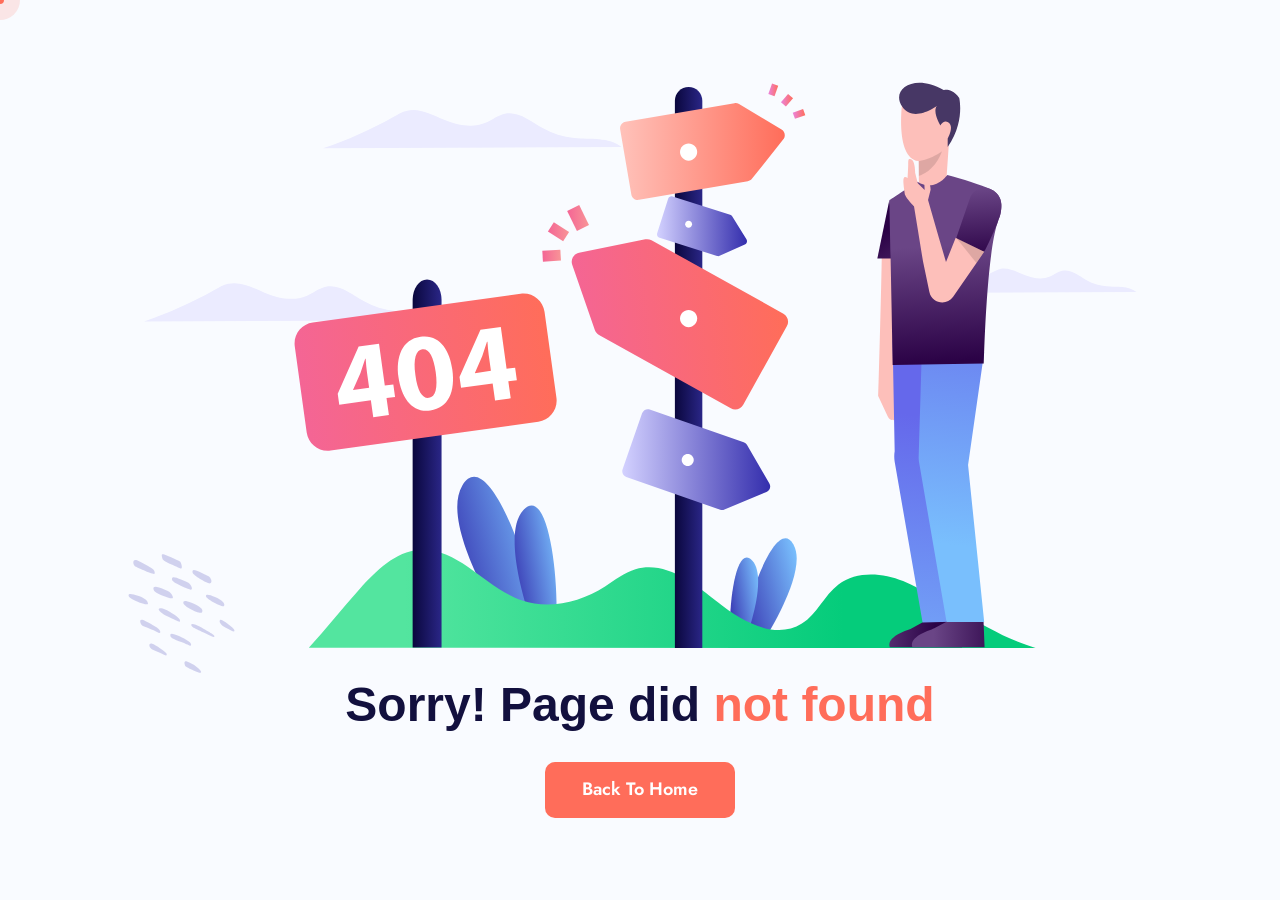
<file: 404-3.html>
<!DOCTYPE html>
<html class="no-js" lang="en">

<head>
  <!-- Meta Tags -->
  <meta charset="utf-8">
  <meta http-equiv="x-ua-compatible" content="ie=edge">
  <meta name="viewport" content="width=device-width, initial-scale=1">
  <meta name="author" content="Laralink">
  <!-- Favicon Icon -->
  <link rel="icon" href="assets/img/favicon.png">
  <!-- Site Title -->
  <title>Portm - Page Not Found</title>
  <link rel="stylesheet" href="assets/css/plugins/bootstrap.min.css">
  <link rel="stylesheet" href="assets/css/plugins/fontawesome.min.css">
  <link rel="stylesheet" href="assets/css/plugins/odometer-theme-default.css">
  <link rel="stylesheet" href="assets/css/plugins/select2.min.css">
  <link rel="stylesheet" href="assets/css/plugins/animate.css">
  <link rel="stylesheet" href="assets/css/style.css">
</head>

<body>
  <div class="cs_preloader cs_center">
    <div class="cs_preloader_in"></div>
  </div>

  <section class="cs_not_found cs_style_1 cs_center position-relative">
    <div class="position-absolute cs_not_found_shape_1">
      <img src="assets/img/about_shape_2.svg" alt="">
    </div>
    <div class="container">
      <div class=" text-center">
        <img class="cs_img" src="assets/img/not_found_1.svg" alt="errorPageOneImage">
        <h1 class="cs_title cs_font_48 cs_semi_bold">Sorry! Page did  <span class="cs_accent_color">not found</span> </h1>
        <a class="cs_btn cs_style_1" href="index.html"><span>Back To Home</span></a>
      </div>
    </div>
  </section>

  <!-- Script -->
  <script src="assets/js/plugins/jquery-3.6.0.min.js"></script>
  <script src="assets/js/plugins/gsap.min.js"></script>
  <script src="assets/js/plugins/isotope.pkg.min.js"></script>
  <script src="assets/js/plugins/odometer.min.js"></script>
  <script src="assets/js/plugins/wow.min.js"></script>
  <script src="assets/js/main.js"></script>
</body>
</html>
</file>
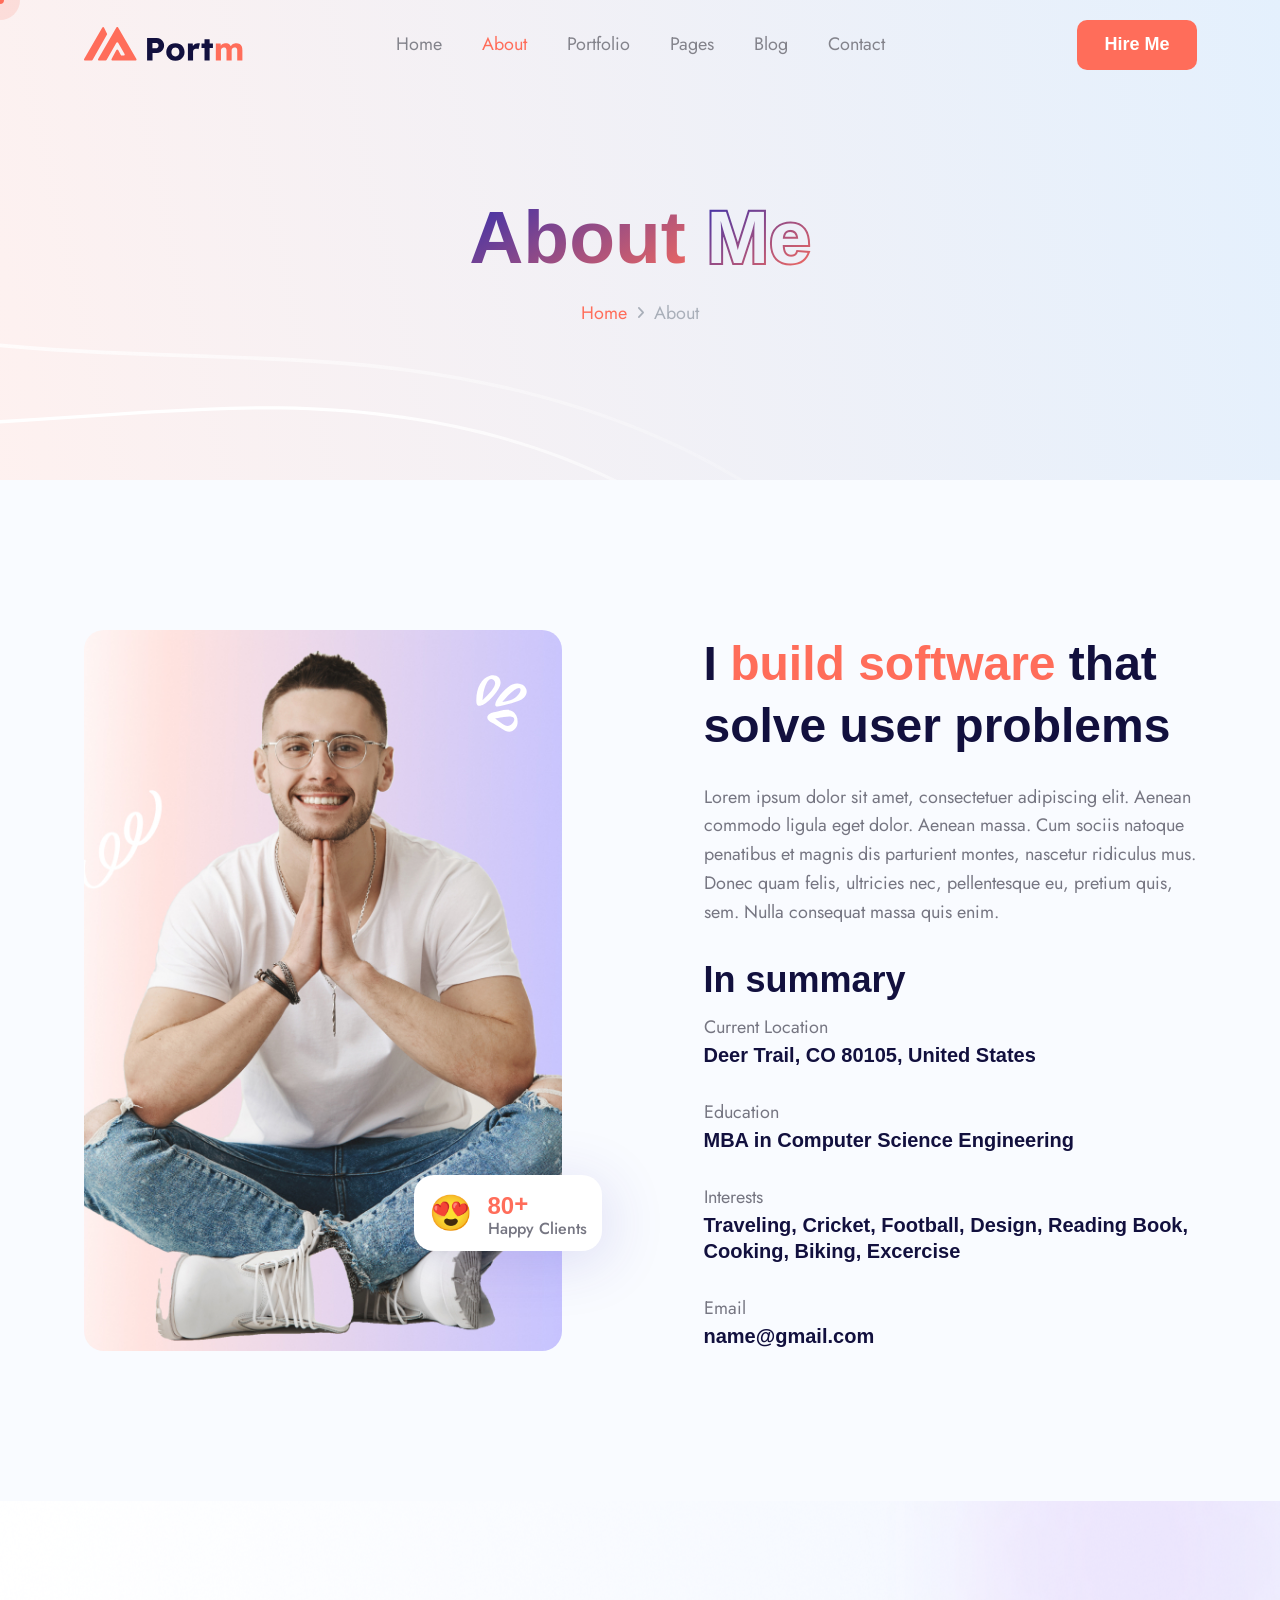
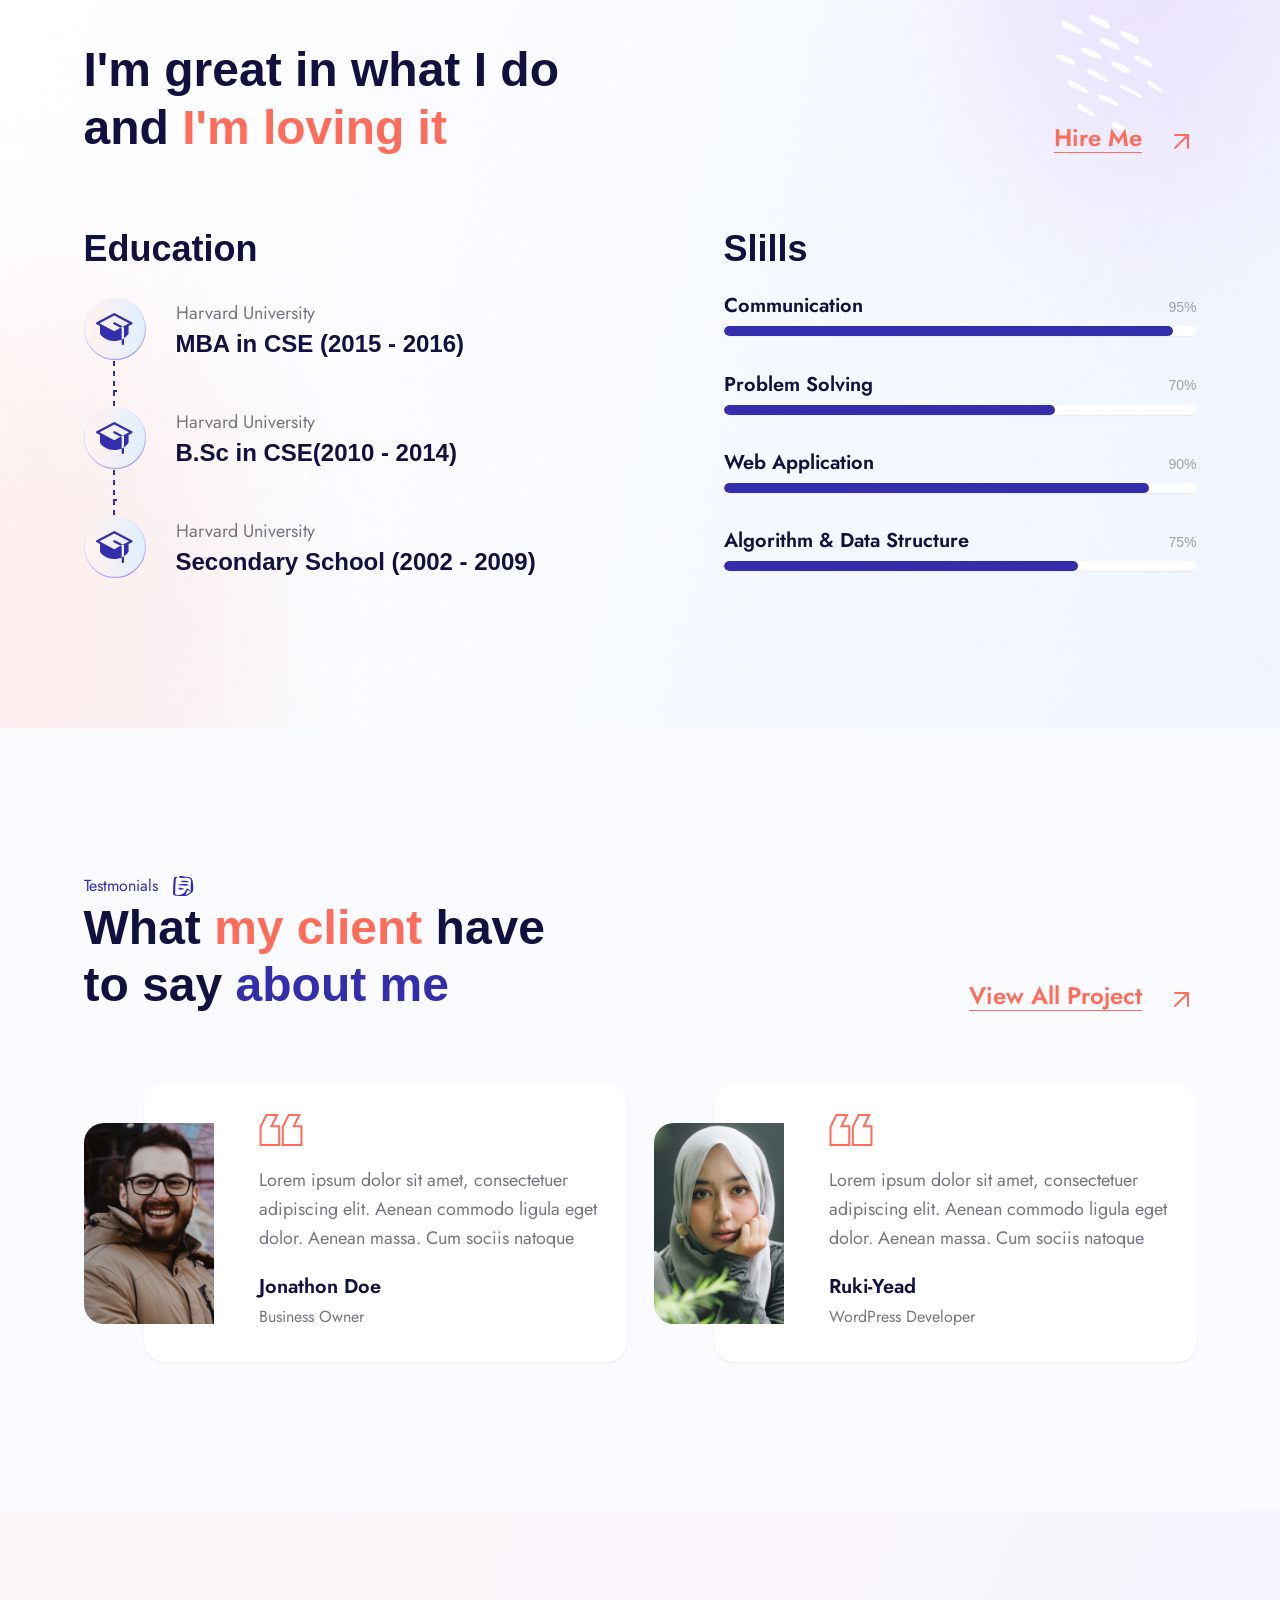
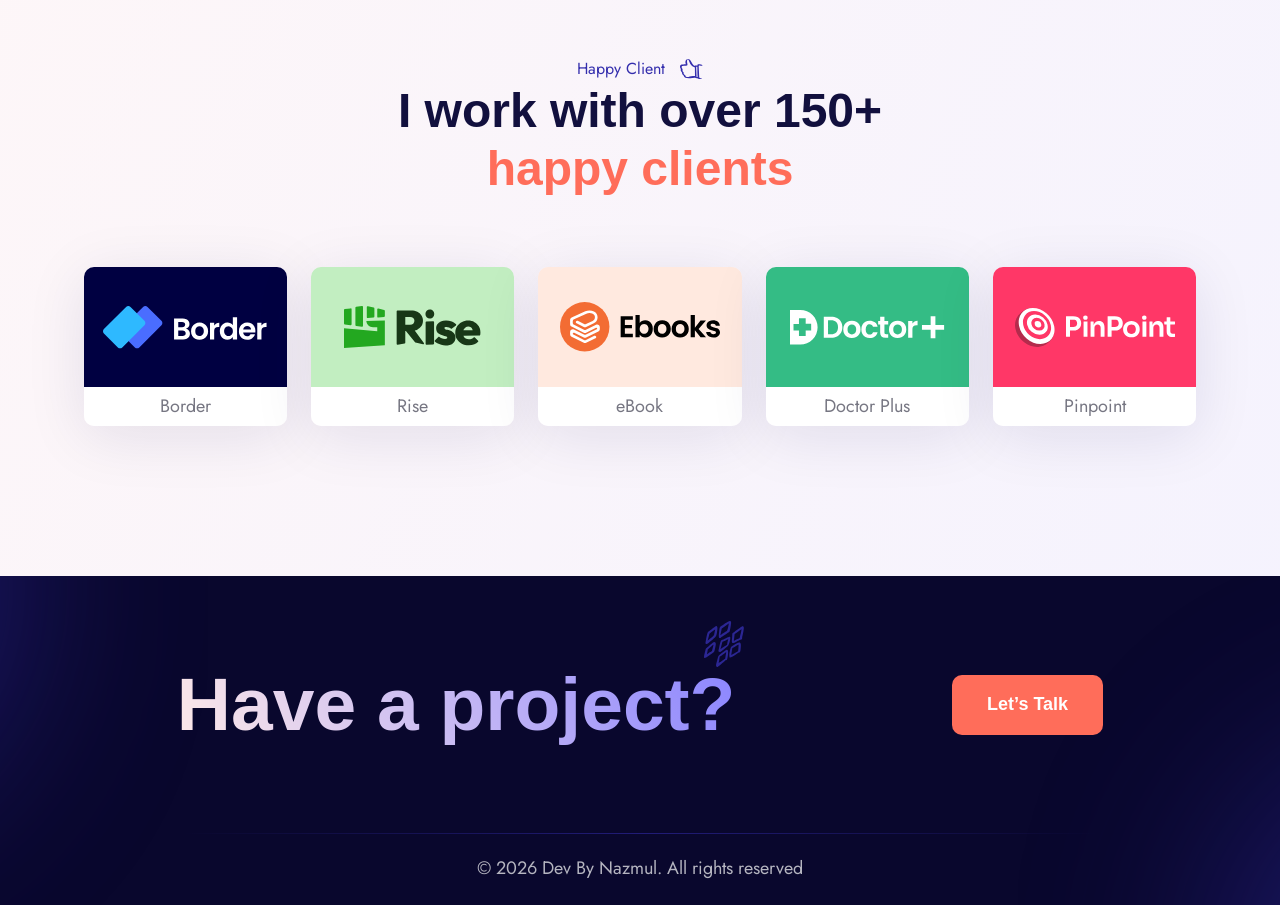
<file: about-v2.html>
<!DOCTYPE html>
<html class="no-js" lang="en">


<!-- Added by HTTrack --><meta http-equiv="content-type" content="text/html;charset=utf-8" /><!-- /Added by HTTrack -->
<head>
  <!-- Meta Tags -->
  <meta charset="utf-8">
  <meta http-equiv="x-ua-compatible" content="ie=edge">
  <meta name="viewport" content="width=device-width, initial-scale=1">
  <meta name="author" content="Laralink">
  <!-- Favicon Icon -->
  <link rel="icon" href="assets/img/favicon.png">
  <!-- Site Title -->
  <title>Portm - About Me Developer</title>
  <link rel="stylesheet" href="assets/css/plugins/bootstrap.min.css">
  <link rel="stylesheet" href="assets/css/plugins/fontawesome.min.css">
  <link rel="stylesheet" href="assets/css/plugins/odometer-theme-default.css">
  <link rel="stylesheet" href="assets/css/plugins/select2.min.css">
  <link rel="stylesheet" href="assets/css/plugins/animate.css">
  <link rel="stylesheet" href="assets/css/style.css">
</head>

<body>
  <div class="cs_preloader cs_center">
    <div class="cs_preloader_in"></div>
  </div>
  <!-- Start Header Section -->
  <header class="cs_site_header cs_style_1 cs_sticky_header cs_color_2">
    <div class="cs_main_header">
      <div class="container">
        <div class="cs_main_header_in">
          <div class="cs_main_header_left">
            <a class="cs_site_branding" href="home-v2.html">
              <img src="assets/img/logo2.svg" alt="Logo">
            </a>
          </div>
          <div class="cs_main_header_center">
            <div class="cs_nav">
              <ul class="cs_nav_list">
                <li class="menu-item-has-children"><a href="index.html">Home</a>
                  <ul>
                    <li><a href="index.html">Designer Landing</a></li>
                    <li><a href="home-v2.html">Developer Landing</a></li>
                  </ul>
                </li>
                <li class="active menu-item-has-children"><a href="about.html">About</a>
                  <ul>
                    <li><a href="about.html">Designer About</a></li>
                    <li><a href="about-v2.html">Developer About</a></li>
                  </ul>
                </li>
                <li class="menu-item-has-children"><a href="portfolio.html">Portfolio</a>
                  <ul>
                    <li><a href="portfolio.html">Portfolio</a></li>
                    <li><a href="portfolio-details.html">Portfolio Details</a></li>
                  </ul>
                </li>
                <li class="menu-item-has-children"><a href="#">Pages</a>
                  <ul>
                    <li><a href="testimonial.html">Testimonial</a></li>
                    <li><a href="faq.html">FAQ</a></li>
                    <li><a href="404.html">Error 404</a></li>
                  </ul>
                </li>
                <li class="menu-item-has-children"><a href="blog.html">Blog</a>
                  <ul>
                    <li><a href="blog.html">Blog</a></li>
                    <li><a href="blog-details.html">Blog Details</a></li>
                  </ul>
                </li>
                <li> <a href="contact.html">Contact</a></li>
              </ul>
            </div>
          </div>
          <div class="cs_main_header_right">
            <a href="contact.html" class="cs_btn cs_style_1 cs_primary_font"><span>Hire Me</span></a>
          </div>
        </div>
      </div>
    </div>
  </header>
  <!-- End Header Section -->

  <!-- Main content inside start-->
  <main>
    <!-- Start Hero Section -->
    <section class="cs_hero cs_style_3 cs_filled_bg cs_center text-center" data-src="assets/img/bg/hero_bg_4.svg">
      <div class="container">
        <div class="cs_height_45 cs_height_lg_45"></div>
        <h1 class="cs_hero_title cs_font_92 cs_black wow fadeInUp" data-wow-duration="0.8s" data-wow-delay="0.2s"><span class="cs_gradient_text">About </span><span
            class="cs_gradient_border_text">Me</span></h1>
        <ol class="breadcrumb">
          <li class="breadcrumb-item"><a href="index.html">Home</a></li>
          <li class="breadcrumb-item active">About</li>
        </ol>
      </div>
    </section>
    <!-- Start Hero Section -->

    <!-- Start About Section -->
    <section class="position-relative">
      <div class="cs_height_150 cs_height_lg_80"></div>
      <div class="container">
        <div class="row align-items-center">
          <div class="col-lg-6">
            <div class="cs_pr_65">
              <div class="cs_image_box cs_style_3 position-relative">
                <div class="cs_imagebox_shape_about_2 position-absolute">
                  <img src="assets/img/about_shape_3.svg" alt="">
                </div>
                <div class="cs_image_wrap cs_radius_20 overflow-hidden">
                  <img class="w-100" src="assets/img/hero/hero_about_2.jpg" alt="about_2_image">
                </div>
                <div
                  class="cs_happy_client position-absolute cs_white_bg d-flex align-items-center cs_radius_20 cs_gap_15">
                  <p class="mb-0 cs_emoji_text">😍</p>
                  <div>
                    <h3 class="mb-0 cs_font_24 cs_semi_bold cs_accent_color">
                      <span class="odometer" data-count-to="80"></span>+
                    </h3>
                    <p class="mb-0 cs_font_16 cs_medium">Happy Clients</p>
                  </div>
                </div>
              </div>
            </div>
            <div class="cs_height_lg_40"></div>
          </div>
          <div class="col-lg-6">
            <div class="cs_about cs_style_1 cs_pl_50">
              <h3 class="cs_about_title cs_font_48 cs_semi_bold">I <span class="cs_accent_color">build software</span>
                that solve user problems</h3>
              <p class="cs_about_text">Lorem ipsum dolor sit amet, consectetuer adipiscing elit. Aenean commodo ligula
                eget dolor. Aenean massa. Cum sociis natoque penatibus et magnis dis parturient montes, nascetur
                ridiculus mus. Donec quam felis, ultricies nec, pellentesque eu, pretium quis, sem. Nulla consequat
                massa quis enim. </p>
              <h4 class="cs_about_subtitle cs_font_36 cs_semi_bold">In summary</h4>
              <ul class="cs_mp_0 cs_about_summary_list">
                <li>
                  <p class="m-0 text-capitalize">current location</p>
                  <h5 class="cs_font_20 m-0 cs_semi_bold">Deer Trail, CO 80105, United States</h5>
                </li>
                <li>
                  <p class="m-0 text-capitalize">Education</p>
                  <h5 class="cs_font_20 m-0 cs_semi_bold">MBA in Computer Science Engineering</h5>
                </li>
                <li>
                  <p class="m-0 text-capitalize">Interests</p>
                  <h5 class="cs_font_20 m-0 cs_semi_bold">Traveling, Cricket, Football, Design, Reading Book, Cooking, Biking, Excercise</h5>
                </li>
                <li>
                  <p class="m-0 text-capitalize">email</p>
                  <h5 class="cs_font_20 m-0 cs_semi_bold wow fadeInLeft" data-wow-duration="0.8s" data-wow-delay="0.2s">name@gmail.com</h5>
                </li>
              </ul>
            </div>
          </div>
        </div>
      </div>
      <div class="cs_height_150 cs_height_lg_80"></div>
    </section>
    <!-- End About Section -->

    <!-- Start Slill and Education Section -->
    <section class="cs_100_bg position-relative" data-src="assets/img/bg/ed_and_skill_bg.png">
      <div class="cs_slill_shape_1 position-absolute">
        <img src="assets/img/skills_shape_1.svg" alt="skill and education ">
      </div>
      <div class="cs_height_140 cs_height_lg_80"></div>
      <div class="container">
        <div>
          <div class="d-lg-flex justify-content-between">
            <div class="cs_section_heading cs_style_1">
              <h2 class="cs_section_title cs_font_48 cs_semi_bold wow fadeInUp" data-wow-duration="0.8s" data-wow-delay="0.2s">I'm great in what I do<br> and <span
                  class="cs_accent_color">I'm loving it</span>
              </h2>
            </div>
            <div class="align-self-end">
              <div class="cs_height_25 cs_height_lg_25"></div>
              <a class="cs_portfolio_text_btn d-inline-flex cs_gap_25 align-items-center cs_font_24 cs_accent_color cs_semi_bold"
                href="contact.html">
                <span class="cs_text_btn">Hire Me</span>
                <span class="cs_circle_btn cs_style_1 cs_accent_color cs_center rounded-circle">
                  <svg width="15" height="15" viewBox="0 0 15 15" fill="none" xmlns="http://www.w3.org/2000/svg">
                    <path d="M1 14L14 1" stroke="currentColor" stroke-width="2" stroke-linecap="round"
                      stroke-linejoin="round" />
                    <path d="M1 1H14V14" stroke="currentColor" stroke-width="2" stroke-linecap="round"
                      stroke-linejoin="round" />
                  </svg>
                  <svg width="15" height="15" viewBox="0 0 15 15" fill="none" xmlns="http://www.w3.org/2000/svg">
                    <path d="M1 14L14 1" stroke="currentColor" stroke-width="2" stroke-linecap="round"
                      stroke-linejoin="round" />
                    <path d="M1 1H14V14" stroke="currentColor" stroke-width="2" stroke-linecap="round"
                      stroke-linejoin="round" />
                  </svg>
                </span>
              </a>
            </div>
          </div>
          <div class="cs_height_70 cs_height_lg_40"></div>
        </div>
        <div class="row">
          <div class="col-lg-6">
            <div class="cs_education_wrap">
              <h3 class="cs_font_36 mb-0">Education</h3>
              <div class="cs_height_25 cs_height_lg_15"></div>
              <div class="cs_iconbox cs_style_3 d-flex align-items-center">
                <div class="cs_iconbox_icon cs_accent_color_2 cs_filled_bg cs_center"
                  data-src="assets/img/bg/iconbox_bg_3.svg">
                  <svg width="37" height="32" viewBox="0 0 37 32" fill="none" xmlns="http://www.w3.org/2000/svg">
                    <path
                      d="M25.7148 26.5142C26.5064 26.1679 27.2705 25.762 28.0006 25.2999V30.8571C28.0006 31.1602 27.8802 31.4509 27.6659 31.6653C27.4515 31.8796 27.1608 32 26.8577 32C26.5546 32 26.2639 31.8796 26.0496 31.6653C25.8353 31.4509 25.7148 31.1602 25.7148 30.8571V26.5142ZM17.2719 9.74253C17.1334 10.0126 17.1052 10.3258 17.1932 10.6163C17.2811 10.9068 17.4783 11.1518 17.7433 11.2997L24.4291 14.8569L26.8577 13.5569L18.829 9.2711C18.559 9.13267 18.2457 9.10445 17.9553 9.19239C17.6648 9.28033 17.4198 9.47755 17.2719 9.74253ZM35.9721 9.2711L18.829 0.128104C18.6605 0.0438581 18.4746 0 18.2862 0C18.0977 0 17.9119 0.0438581 17.7433 0.128104L0.600192 9.2711C0.418457 9.37089 0.266872 9.51768 0.161288 9.69611C0.0557045 9.87454 0 10.0781 0 10.2854C0 10.4927 0.0557045 10.6962 0.161288 10.8747C0.266872 11.0531 0.418457 11.1999 0.600192 11.2997L4.00024 13.0997V20.2141C3.99809 20.7046 4.15889 21.182 4.45739 21.5713C5.58598 23.0856 9.9289 27.9999 18.2862 27.9999C20.8397 28.0212 23.3697 27.5104 25.7148 26.4999V15.5426L24.4291 14.8569L18.2862 18.1284L5.68598 11.414L3.57166 10.2854L18.2862 2.44242L33.0007 10.2854L30.8863 11.414L26.8577 13.5569L27.4006 13.8426C27.5938 13.9542 27.7521 14.1174 27.8577 14.314C27.9527 14.4791 28.0021 14.6665 28.0006 14.8569V25.2999C29.5792 24.3068 30.9717 23.0448 32.1149 21.5713C32.4134 21.182 32.5742 20.7046 32.5721 20.2141V13.0997L35.9721 11.2997C36.1539 11.1999 36.3055 11.0531 36.411 10.8747C36.5166 10.6962 36.5723 10.4927 36.5723 10.2854C36.5723 10.0781 36.5166 9.87454 36.411 9.69611C36.3055 9.51768 36.1539 9.37089 35.9721 9.2711Z"
                      fill="currentColor" />
                  </svg>
                </div>
                <div class="cs_iconbox_info">
                  <p class="cs_iconbox_text mb-0">Harvard University</p>
                  <h3 class="cs_iconbox_title cs_font_24 cs_semi_bold mb-0">MBA in CSE (2015 - 2016)</h3>
                </div>
              </div>
              <div class="cs_iconbox cs_style_3 d-flex align-items-center">
                <div class="cs_iconbox_icon cs_accent_color_2 cs_filled_bg cs_center"
                  data-src="assets/img/bg/iconbox_bg_3.svg">
                  <svg width="37" height="32" viewBox="0 0 37 32" fill="none" xmlns="http://www.w3.org/2000/svg">
                    <path
                      d="M25.7148 26.5142C26.5064 26.1679 27.2705 25.762 28.0006 25.2999V30.8571C28.0006 31.1602 27.8802 31.4509 27.6659 31.6653C27.4515 31.8796 27.1608 32 26.8577 32C26.5546 32 26.2639 31.8796 26.0496 31.6653C25.8353 31.4509 25.7148 31.1602 25.7148 30.8571V26.5142ZM17.2719 9.74253C17.1334 10.0126 17.1052 10.3258 17.1932 10.6163C17.2811 10.9068 17.4783 11.1518 17.7433 11.2997L24.4291 14.8569L26.8577 13.5569L18.829 9.2711C18.559 9.13267 18.2457 9.10445 17.9553 9.19239C17.6648 9.28033 17.4198 9.47755 17.2719 9.74253ZM35.9721 9.2711L18.829 0.128104C18.6605 0.0438581 18.4746 0 18.2862 0C18.0977 0 17.9119 0.0438581 17.7433 0.128104L0.600192 9.2711C0.418457 9.37089 0.266872 9.51768 0.161288 9.69611C0.0557045 9.87454 0 10.0781 0 10.2854C0 10.4927 0.0557045 10.6962 0.161288 10.8747C0.266872 11.0531 0.418457 11.1999 0.600192 11.2997L4.00024 13.0997V20.2141C3.99809 20.7046 4.15889 21.182 4.45739 21.5713C5.58598 23.0856 9.9289 27.9999 18.2862 27.9999C20.8397 28.0212 23.3697 27.5104 25.7148 26.4999V15.5426L24.4291 14.8569L18.2862 18.1284L5.68598 11.414L3.57166 10.2854L18.2862 2.44242L33.0007 10.2854L30.8863 11.414L26.8577 13.5569L27.4006 13.8426C27.5938 13.9542 27.7521 14.1174 27.8577 14.314C27.9527 14.4791 28.0021 14.6665 28.0006 14.8569V25.2999C29.5792 24.3068 30.9717 23.0448 32.1149 21.5713C32.4134 21.182 32.5742 20.7046 32.5721 20.2141V13.0997L35.9721 11.2997C36.1539 11.1999 36.3055 11.0531 36.411 10.8747C36.5166 10.6962 36.5723 10.4927 36.5723 10.2854C36.5723 10.0781 36.5166 9.87454 36.411 9.69611C36.3055 9.51768 36.1539 9.37089 35.9721 9.2711Z"
                      fill="currentColor" />
                  </svg>
                </div>
                <div class="cs_iconbox_info">
                  <p class="cs_iconbox_text mb-0">Harvard University</p>
                  <h3 class="cs_iconbox_title cs_font_24 cs_semi_bold mb-0">B.Sc in CSE(2010 - 2014)</h3>
                </div>
              </div>
              <div class="cs_iconbox cs_style_3 d-flex align-items-center">
                <div class="cs_iconbox_icon cs_accent_color_2 cs_filled_bg cs_center"
                  data-src="assets/img/bg/iconbox_bg_3.svg">
                  <svg width="37" height="32" viewBox="0 0 37 32" fill="none" xmlns="http://www.w3.org/2000/svg">
                    <path
                      d="M25.7148 26.5142C26.5064 26.1679 27.2705 25.762 28.0006 25.2999V30.8571C28.0006 31.1602 27.8802 31.4509 27.6659 31.6653C27.4515 31.8796 27.1608 32 26.8577 32C26.5546 32 26.2639 31.8796 26.0496 31.6653C25.8353 31.4509 25.7148 31.1602 25.7148 30.8571V26.5142ZM17.2719 9.74253C17.1334 10.0126 17.1052 10.3258 17.1932 10.6163C17.2811 10.9068 17.4783 11.1518 17.7433 11.2997L24.4291 14.8569L26.8577 13.5569L18.829 9.2711C18.559 9.13267 18.2457 9.10445 17.9553 9.19239C17.6648 9.28033 17.4198 9.47755 17.2719 9.74253ZM35.9721 9.2711L18.829 0.128104C18.6605 0.0438581 18.4746 0 18.2862 0C18.0977 0 17.9119 0.0438581 17.7433 0.128104L0.600192 9.2711C0.418457 9.37089 0.266872 9.51768 0.161288 9.69611C0.0557045 9.87454 0 10.0781 0 10.2854C0 10.4927 0.0557045 10.6962 0.161288 10.8747C0.266872 11.0531 0.418457 11.1999 0.600192 11.2997L4.00024 13.0997V20.2141C3.99809 20.7046 4.15889 21.182 4.45739 21.5713C5.58598 23.0856 9.9289 27.9999 18.2862 27.9999C20.8397 28.0212 23.3697 27.5104 25.7148 26.4999V15.5426L24.4291 14.8569L18.2862 18.1284L5.68598 11.414L3.57166 10.2854L18.2862 2.44242L33.0007 10.2854L30.8863 11.414L26.8577 13.5569L27.4006 13.8426C27.5938 13.9542 27.7521 14.1174 27.8577 14.314C27.9527 14.4791 28.0021 14.6665 28.0006 14.8569V25.2999C29.5792 24.3068 30.9717 23.0448 32.1149 21.5713C32.4134 21.182 32.5742 20.7046 32.5721 20.2141V13.0997L35.9721 11.2997C36.1539 11.1999 36.3055 11.0531 36.411 10.8747C36.5166 10.6962 36.5723 10.4927 36.5723 10.2854C36.5723 10.0781 36.5166 9.87454 36.411 9.69611C36.3055 9.51768 36.1539 9.37089 35.9721 9.2711Z"
                      fill="currentColor" />
                  </svg>
                </div>
                <div class="cs_iconbox_info">
                  <p class="cs_iconbox_text mb-0">Harvard University</p>
                  <h3 class="cs_iconbox_title cs_font_24 cs_semi_bold mb-0">Secondary School (2002 - 2009)</h3>
                </div>
              </div>
            </div>
            <div class="cs_height_lg_40"></div>
          </div>
          <div class="col-lg-6">
            <div class="cs_slill_wrap cs_pl_70">
              <h3 class="cs_font_36 mb-0">Slills</h3>
              <div class="cs_height_25 cs_height_lg_15"></div>
              <div class="cs_progressbar cs_style_2">
                <div class="label cs_font_20 cs_semi_bold">Communication</div>
                <h3 class="cs_progressbar_head cs_ternary_color cs_normal cs_font_14 text-end">95%</h3>
                <div class="cs_progress" data-progress="95">
                  <div class="cs_progress_in"></div>
                </div>
              </div>
              <div class="cs_progressbar cs_style_2">
                <div class="label cs_font_20 cs_semi_bold">Problem Solving</div>
                <h3 class="cs_progressbar_head cs_ternary_color cs_normal cs_font_14 text-end">70%</h3>
                <div class="cs_progress" data-progress="70">
                  <div class="cs_progress_in"></div>
                </div>
              </div>
              <div class="cs_progressbar cs_style_2">
                <div class="label cs_font_20 cs_semi_bold">Web Application</div>
                <h3 class="cs_progressbar_head cs_ternary_color cs_normal cs_font_14 text-end">90%</h3>
                <div class="cs_progress" data-progress="90">
                  <div class="cs_progress_in"></div>
                </div>
              </div>
              <div class="cs_progressbar cs_style_2">
                <div class="label cs_font_20 cs_semi_bold">Algorithm & Data Structure</div>
                <h3 class="cs_progressbar_head cs_ternary_color cs_normal cs_font_14 text-end">75%</h3>
                <div class="cs_progress" data-progress="75">
                  <div class="cs_progress_in"></div>
                </div>
              </div>
            </div>
          </div>
        </div>
      </div>
      <div class="cs_height_150 cs_height_lg_80"></div>
    </section>
    <!-- End Slill and Education Section -->

    <!-- Start Testimonial Section -->
    <section class="position-relative">
      <div class="cs_height_145 cs_height_lg_80"></div>
      <div class="container">
        <div class="d-md-flex justify-content-between">
          <div class="cs_section_heading cs_style_1">
            <p class="cs_section_subtitle cs_accent_color_2 cs_font_16 wow fadeInLeft" data-wow-duration="0.8s" data-wow-delay="0.2s">
              <span>Testmonials</span>
              <svg width="21" height="20" viewBox="0 0 21 20" fill="none" xmlns="http://www.w3.org/2000/svg">
                <path fill-rule="evenodd" clip-rule="evenodd"
                  d="M6.32185 0.162195C5.92711 0.458249 6.20673 1.29707 6.83174 1.70825C7.35805 2.05365 9.61133 2.16878 11.2561 1.95496C15.7627 1.34641 18.2298 2.57997 17.9831 5.2938C17.6377 9.27408 17.5719 12.0866 17.8186 13.4353C18.0982 14.9978 18.0653 14.8826 17.539 14.4879C17.0292 14.1096 15.8614 13.3366 15.2035 12.9254C14.6607 12.5965 13.7232 12.1195 13.5423 12.728C13.2462 13.7313 12.358 15.2774 11.5686 16.33C9.77579 18.7149 6.32185 19.2577 3.36131 18.7478C2.11131 18.534 2.07841 18.1063 2.12775 17.1688C2.29223 13.8136 2.52246 4.86616 2.9172 2.97471C3.11457 2.02076 3.34485 1.85628 4.08498 1.64246C5.38433 1.28062 4.4962 0.655619 2.96659 0.836541C1.89751 0.968121 1.28895 1.36286 0.910659 2.76089C0.334999 4.9484 0.400789 8.92867 0.0060502 17.0702C-0.0926344 18.9781 1.02579 19.636 2.63764 19.8004C3.59159 19.8991 5.03895 19.932 7.47317 19.9649C10.4995 19.9978 12.0126 20.0471 13.0324 19.8991C14.1837 19.7346 14.6936 19.3235 16.0588 18.4188C20.368 15.5241 20.2035 15.7873 20.2199 11.9714C20.2528 3.22142 19.0357 0.984568 14.0686 0.754304C12.6212 0.688514 11.2232 0.524037 10.6969 0.37601C9.3153 -0.00228091 6.71659 -0.133858 6.32185 0.162195ZM9.24946 4.83327C8.0488 4.93195 7.63768 5.82011 8.65742 6.09972C9.49624 6.32998 13.7067 6.37932 15.1048 6.2313C15.96 6.13261 15.6146 5.52406 14.9238 5.228C13.9041 4.78392 11.8153 4.61945 9.24946 4.83327ZM7.17715 8.18854C4.34819 8.32012 5.08831 9.09315 6.33831 9.33986C8.87122 9.83328 15.5982 9.89908 15.5982 9.24118C15.5982 8.33657 12.3745 7.94183 7.17715 8.18854ZM7.19353 13.6984C8.3613 13.6655 10.6969 13.4682 11.1245 13.3366C11.8647 13.1063 10.8449 12.3168 9.56203 12.1359C7.83504 11.8892 7.11129 11.8234 6.70011 11.8563C4.52905 11.9714 5.483 13.7478 7.19353 13.6984ZM17.8021 15.5405C17.6048 15.6886 15.7133 17.5965 13.4436 18.5504C12.5883 18.9123 12.1442 18.8629 12.7034 18.1392C13.1475 17.3333 14.6772 13.9287 15.0555 13.9287C15.2693 13.9451 17.8021 15.5405 17.8021 15.5405Z"
                  fill="currentColor" />
              </svg>

            </p>
            <h2 class="cs_section_title cs_font_48 cs_semi_bold">What <span class="cs_accent_color">my client</span>
              have<br>to say <span class="cs_accent_color_2">about me</span>
            </h2>
          </div>
          <div class="align-self-end">
            <div class="cs_height_25 cs_height_lg_25"></div>
            <a class="cs_portfolio_text_btn d-inline-flex cs_gap_25 align-items-center cs_font_24 cs_accent_color cs_semi_bold"
              href="testimonial.html">
              <span class="cs_text_btn">View All Project</span>
              <span class="cs_circle_btn cs_style_1 cs_accent_color cs_center rounded-circle">
                <svg width="15" height="15" viewBox="0 0 15 15" fill="none" xmlns="http://www.w3.org/2000/svg">
                  <path d="M1 14L14 1" stroke="currentColor" stroke-width="2" stroke-linecap="round"
                    stroke-linejoin="round" />
                  <path d="M1 1H14V14" stroke="currentColor" stroke-width="2" stroke-linecap="round"
                    stroke-linejoin="round" />
                </svg>
                <svg width="15" height="15" viewBox="0 0 15 15" fill="none" xmlns="http://www.w3.org/2000/svg">
                  <path d="M1 14L14 1" stroke="currentColor" stroke-width="2" stroke-linecap="round"
                    stroke-linejoin="round" />
                  <path d="M1 1H14V14" stroke="currentColor" stroke-width="2" stroke-linecap="round"
                    stroke-linejoin="round" />
                </svg>
              </span>
            </a>
          </div>
        </div>
        <div class="cs_height_70 cs_height_lg_40"></div>
        <div class="row cs_gap_70">
          <div class="col-lg-6">
            <div class="cs_testimonial cs_style_2 cs_radius_20 cs_white_bg cs_transition_3 cs_transform_up_hover_3">
              <div class="cs_testimonial_in">
                <div class="cs_testimonial_img overflow-hidden">
                  <img class="h-100 w-100" src="assets/img/testmonial/a4.jpg" alt="avaterImg">
                </div>
                <div class="cs_testimonial_info">
                  <img class="cs_testimonial_quote" src="assets/img/icon/Quote.svg" alt="Testmonial Quote">
                  <p class="cs_testimonial_text">Lorem ipsum dolor sit amet, consectetuer adipiscing elit. Aenean
                    commodo ligula eget dolor. Aenean massa. Cum sociis natoque </p>
                  <div class="cs_testimonial_author">
                    <div class="cs_author_name cs_font_20 cs_semi_bold">Jonathon Doe</div>
                    <div class="cs_author_designation cs_font_16">Business Owner</div>
                  </div>
                </div>
              </div>
            </div>
          </div>
          <div class="col-lg-6">
            <div class="cs_testimonial cs_style_2 cs_radius_20 cs_white_bg cs_transition_3 cs_transform_up_hover_3">
              <div class="cs_testimonial_in">
                <div class="cs_testimonial_img overflow-hidden">
                  <img class="h-100 w-100" src="assets/img/testmonial/a5.jpg" alt="avaterImg">
                </div>
                <div class="cs_testimonial_info">
                  <img class="cs_testimonial_quote" src="assets/img/icon/Quote.svg" alt="Testmonial Quote">
                  <p class="cs_testimonial_text">Lorem ipsum dolor sit amet, consectetuer adipiscing elit. Aenean
                    commodo ligula eget dolor. Aenean massa. Cum sociis natoque </p>
                  <div class="cs_testimonial_author">
                    <div class="cs_author_name cs_font_20 cs_semi_bold">Ruki-Yead</div>
                    <div class="cs_author_designation cs_font_16">WordPress Developer</div>
                  </div>
                </div>
              </div>
            </div>
          </div>
        </div>
      </div>
      <div class="cs_height_125 cs_height_lg_55"></div>
    </section>
    <!-- End Testimonial Section -->

    <!-- Start Brand Section -->
    <section class="cs_filled_bg" data-src="assets/img/bg/brands_bg_1.svg">
      <div class="cs_height_145 cs_height_lg_80"></div>
      <div class="container">
        <div class="cs_section_heading cs_style_1 text-center">
          <p class="cs_section_subtitle cs_center cs_accent_color_2 cs_font_16 wow fadeInUp" data-wow-duration="0.8s" data-wow-delay="0.2s">
            <span>Happy Client</span>
            <svg width="23" height="20" viewBox="0 0 23 20" fill="none" xmlns="http://www.w3.org/2000/svg">
              <path fill-rule="evenodd" clip-rule="evenodd"
                d="M5.63864 4.46024C5.74235 4.77137 5.82303 5.07098 5.82303 5.12859C5.82303 5.17469 5.43122 5.22079 4.94724 5.22079C4.20975 5.22079 2.4006 5.42821 1.50178 5.6241C1.19065 5.69324 0.418574 6.30397 0.165061 6.69576C-0.249779 7.31802 0.176573 9.39223 0.787309 9.71488C0.983206 9.81859 0.994774 9.85315 0.833448 10.1643C0.418608 10.9594 0.718203 12.1578 1.57093 13.0797C1.98577 13.5291 2.0434 13.6559 2.0434 14.1283C2.0434 14.8428 2.36603 15.4305 3.11504 16.1103C3.48379 16.4445 3.77188 16.8132 3.81798 17.0091C4.30196 18.9912 7.36716 19.7056 12.23 18.9681C14.8458 18.5763 14.8804 18.5648 15.1108 18.7953C15.4796 19.141 15.929 19.2677 16.7586 19.2677C17.4501 19.2677 17.5538 19.3023 17.7612 19.5673C18.0608 19.9476 18.8444 20.0859 19.8354 19.9476C20.2157 19.89 20.7342 19.8439 20.9993 19.8439C21.7368 19.8439 21.9903 19.5904 21.6331 19.2216C21.3795 18.9566 21.2643 18.922 20.4807 18.922C19.1671 18.922 19.2592 19.3138 18.9712 12.6994C18.902 11.2129 18.8213 9.27699 18.7752 8.40122C18.683 6.44226 18.5563 6.56902 20.6074 6.6612C22.382 6.74187 22.7277 6.6612 22.3359 6.22331C21.8519 5.68171 20.3309 5.33602 18.4756 5.33602H18.0838C17.9225 5.33602 17.7727 5.40516 17.669 5.52039C17.5653 5.63562 17.5077 5.78542 17.5077 5.94675C17.5192 6.20026 17.5307 6.41921 17.5307 6.38464L16.1479 6.40768C14.7882 6.43073 14.7651 6.43073 14.7767 6.68424C14.7882 7.02994 14.6845 7.01841 13.8894 6.53443C13.1634 6.09655 12.8523 5.65867 11.2505 2.82393C10.7089 1.85597 10.248 1.18762 9.83312 0.73821C8.18528 -1.05943 4.40565 0.519258 5.63864 4.46024ZM8.32361 0.807347C8.65779 1.07238 9.02653 1.83292 9.41833 3.07744C10.225 5.63562 12.0341 7.47936 14.5347 8.28599L14.8804 8.40122C14.9034 9.12719 15.0187 14.9349 15.0532 17.0437L13.9239 17.1129C12.7716 17.1935 9.56813 17.6545 8.55408 17.8964C7.02147 18.2537 5.25839 17.4355 5.25839 16.3754C5.25839 16.191 5.20078 16.0412 5.14316 16.0412C4.38262 16.0412 3.21878 14.0822 3.65666 13.5521C3.7258 13.4715 3.58751 13.2756 3.29943 12.9875C2.56194 12.2846 2.45821 11.9965 2.53888 10.8326C2.60802 9.86468 2.59652 9.83011 2.33148 9.64573C1.55942 9.13871 1.4096 7.53697 2.08948 7.09908C2.26233 6.98385 3.13807 6.85709 4.70524 6.70728C7.88568 6.40768 7.68978 6.63815 7.18276 3.81493C6.74487 1.55636 7.3326 0.0122374 8.32361 0.807347ZM17.6114 18.0001C17.5998 18.0001 16.5628 18.0001 16.5973 18.0001L16.1709 7.62915C16.194 7.62915 17.3579 7.62915 17.3118 7.62915C17.4616 13.2641 17.2657 11.0285 17.6114 18.0001Z"
                fill="#342EAD" />
            </svg>
          </p>
          <h2 class="cs_section_title cs_font_48 cs_semi_bold">I work with over 150+<br> <span
              class="cs_accent_color">happy clients</span>
          </h2>
          <div class="cs_height_70 cs_height_lg_40"></div>
        </div>
        <div class="cs_brands cs_style_1 cs_type_1">
          <div class="cs_brand overflow-hidden cs_radius_10 text-center">
            <div class="cs_brand_logo_wrap cs_center cs_brand_bg_1">
              <img class="cs_brand_logo" src="assets/img/client/c1.svg" alt="">
            </div>
            <p class="m-0 cs_white_bg">Border</p>
          </div>
          <div class="cs_brand overflow-hidden cs_radius_10 text-center">
            <div class="cs_brand_logo_wrap cs_center cs_brand_bg_2">
              <img class="cs_brand_logo" src="assets/img/client/c2.svg" alt="">
            </div>
            <p class="m-0 cs_white_bg">Rise</p>
          </div>
          <div class="cs_brand overflow-hidden cs_radius_10 text-center">
            <div class="cs_brand_logo_wrap cs_center cs_brand_bg_3">
              <img class="cs_brand_logo" src="assets/img/client/c3.svg" alt="">
            </div>
            <p class="m-0 cs_white_bg">eBook</p>
          </div>
          <div class="cs_brand overflow-hidden cs_radius_10 text-center">
            <div class="cs_brand_logo_wrap cs_center cs_brand_bg_4">
              <img class="cs_brand_logo" src="assets/img/client/c4.svg" alt="">
            </div>
            <p class="m-0 cs_white_bg">Doctor Plus</p>
          </div>
          <div class="cs_brand overflow-hidden cs_radius_10 text-center">
            <div class="cs_brand_logo_wrap cs_center cs_brand_bg_5">
              <img class="cs_brand_logo" src="assets/img/client/c5.svg" alt="">
            </div>
            <p class="m-0 cs_white_bg">Pinpoint</p>
          </div>
        </div>
      </div>
      <div class="cs_height_150 cs_height_lg_80"></div>
    </section>
    <!-- End Brand Section -->
  </main>
  <!-- Main content inside end-->

  <!-- Start Footer -->
  <footer class="cs_footer cs_style_1 cs_filled_bg position-relative" data-src="assets/img/bg/footer_bg.svg">
    <div class="position-absolute cs_footer_shape_1">
      <img src="assets/img/footer_shape.svg" alt="">
    </div>
    <div class="container">
      <div class="cs_footer_cta">
        <h2 class="cs_font_92 cs_gradient_text_2 cs_semi_bold">Have a project?</h2>
        <a href="contact.html" class="cs_btn cs_style_1 cs_primary_font"><span>Let’s
            Talk</span></a>
      </div>
      <div class="cs_copyright">© 2026 <a href="#">Dev By Nazmul</a>. All rights reserved</div>
    </div>
  </footer>
  <!-- End Footer -->

  <!-- Script -->
  <script src="assets/js/plugins/jquery-3.6.0.min.js"></script>
  <script src="assets/js/plugins/gsap.min.js"></script>
  <script src="assets/js/plugins/isotope.pkg.min.js"></script>
  <script src="assets/js/plugins/odometer.min.js"></script>
  <script src="assets/js/plugins/wow.min.js"></script>
  <script src="assets/js/main.js"></script>
</body>

</html>
</file>
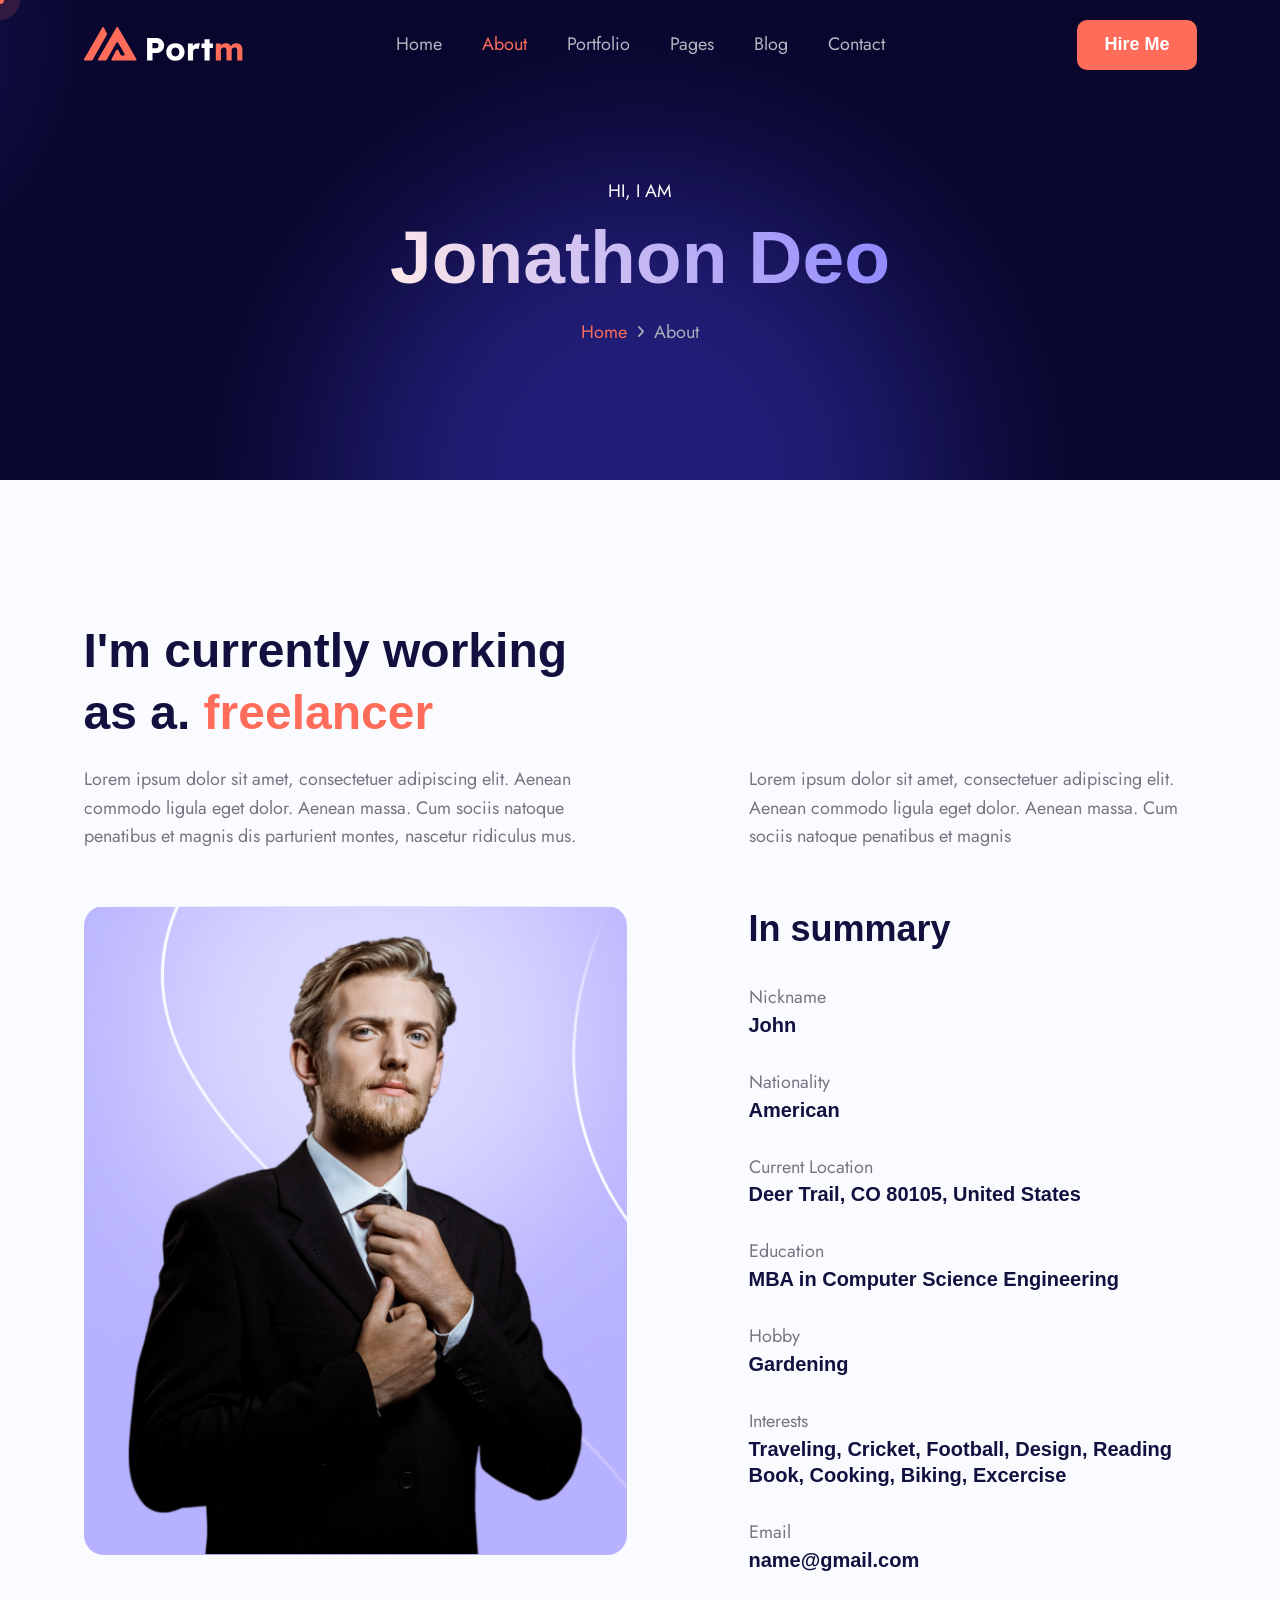
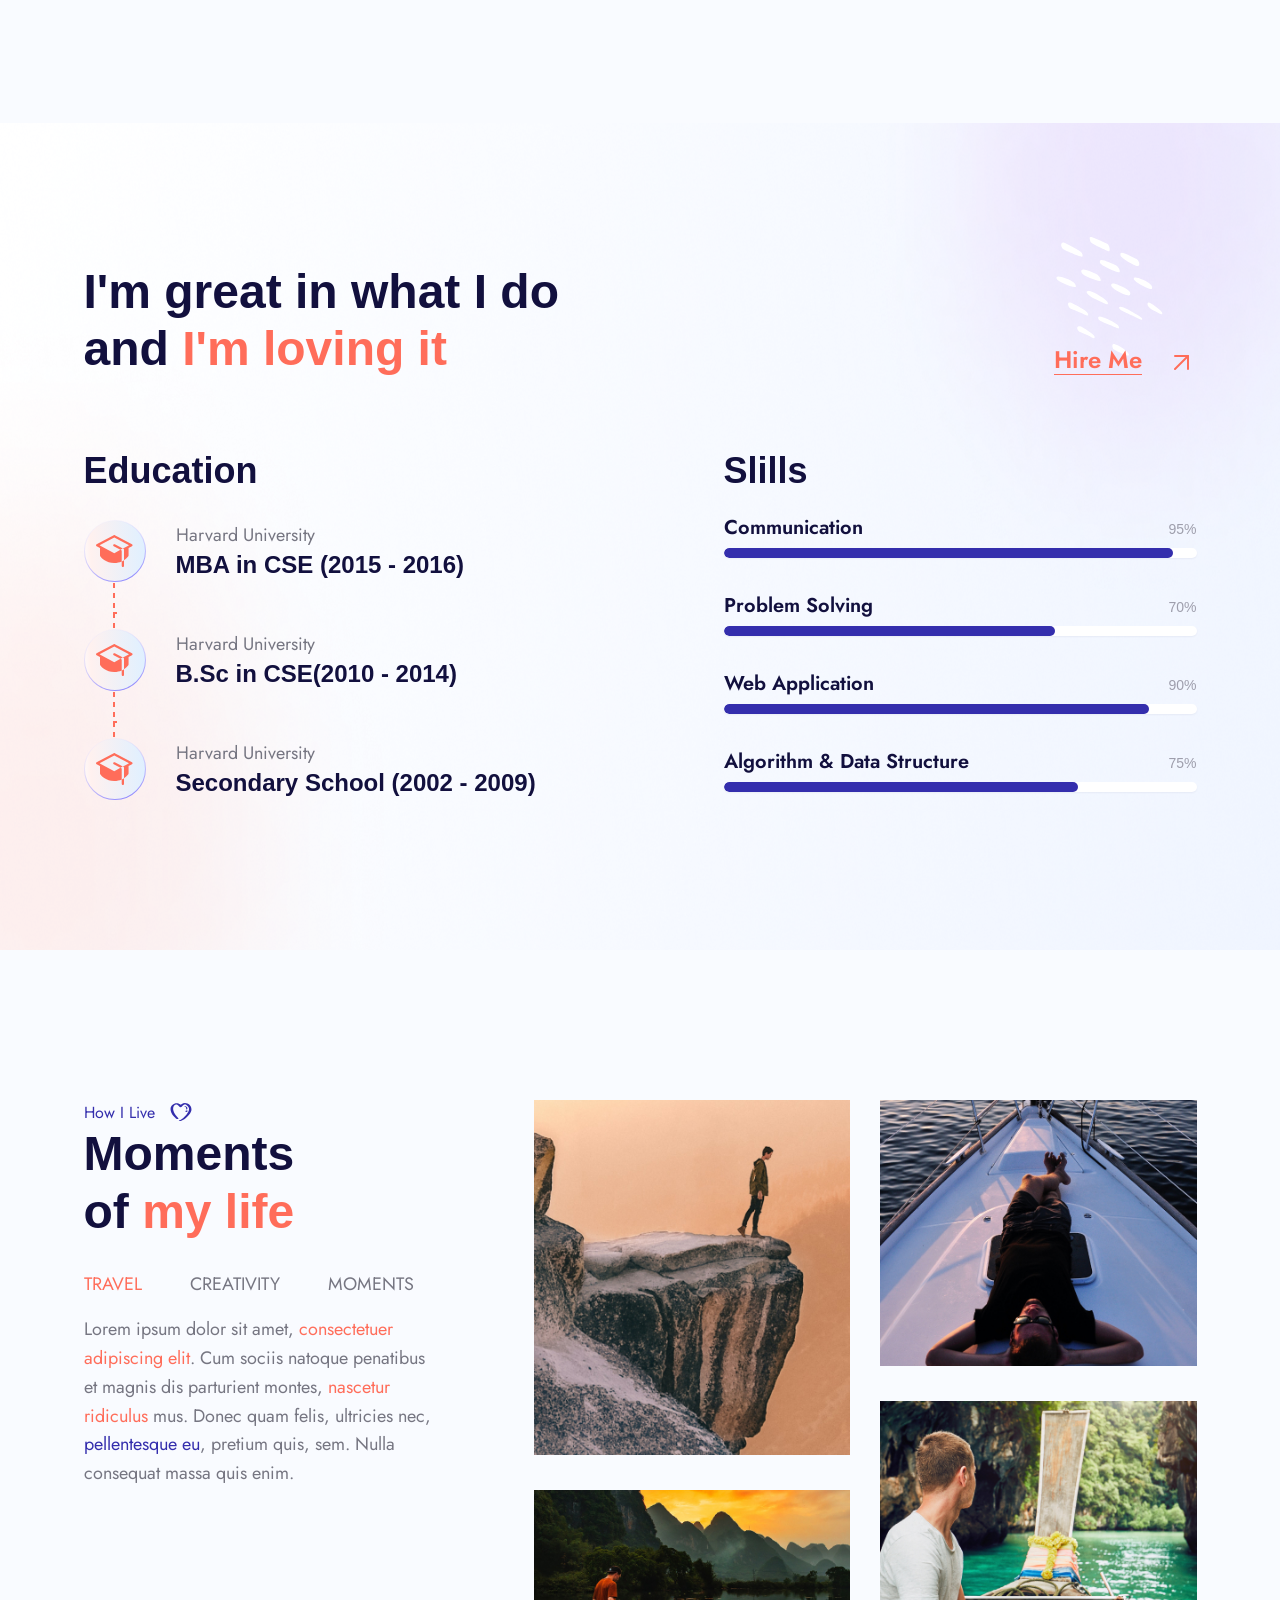
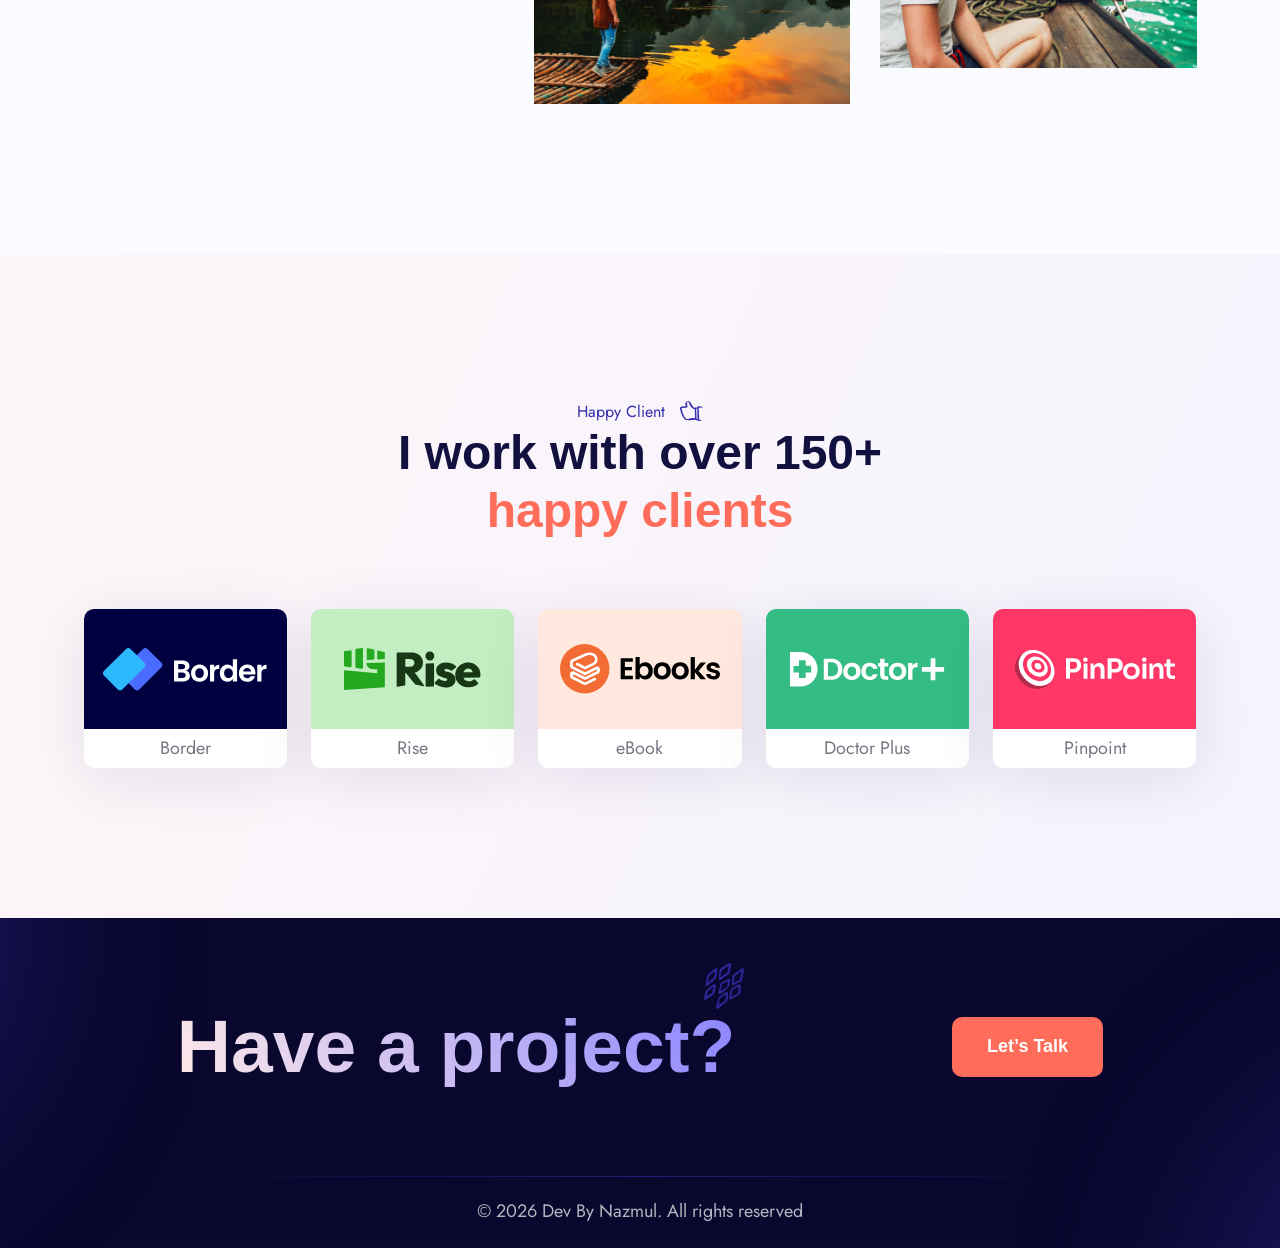
<file: about.html>
<!DOCTYPE html>
<html class="no-js" lang="en">


<!-- Added by HTTrack --><meta http-equiv="content-type" content="text/html;charset=utf-8" /><!-- /Added by HTTrack -->
<head>
  <!-- Meta Tags -->
  <meta charset="utf-8">
  <meta http-equiv="x-ua-compatible" content="ie=edge">
  <meta name="viewport" content="width=device-width, initial-scale=1">
  <meta name="author" content="Laralink">
  <!-- Favicon Icon -->
  <link rel="icon" href="assets/img/favicon.png">
  <!-- Site Title -->
  <title>Portm - About Me Designer</title>
  <link rel="stylesheet" href="assets/css/plugins/bootstrap.min.css">
  <link rel="stylesheet" href="assets/css/plugins/fontawesome.min.css">
  <link rel="stylesheet" href="assets/css/plugins/odometer-theme-default.css">
  <link rel="stylesheet" href="assets/css/plugins/select2.min.css">
  <link rel="stylesheet" href="assets/css/plugins/animate.css">
  <link rel="stylesheet" href="assets/css/style.css">
</head>

<body>
  <div class="cs_preloader cs_center">
    <div class="cs_preloader_in"></div>
  </div>

  <!-- Start Header Section -->
  <header class="cs_site_header cs_style_1 cs_sticky_header">
    <div class="cs_main_header">
      <div class="container">
        <div class="cs_main_header_in">
          <div class="cs_main_header_left">
            <a class="cs_site_branding" href="index.html">
              <img src="assets/img/logo.svg" alt="Logo">
            </a>
          </div>
          <div class="cs_main_header_center">
            <div class="cs_nav">
              <ul class="cs_nav_list">
                <li class="menu-item-has-children"><a href="index.html">Home</a>
                  <ul>
                    <li><a href="index.html">Designer Landing</a></li>
                    <li><a href="home-v2.html">Developer Landing</a></li>
                  </ul>
                </li>
                <li class="active menu-item-has-children"><a href="about.html">About</a>
                  <ul>
                    <li><a href="about.html">Designer About</a></li>
                    <li><a href="about-v2.html">Developer About</a></li>
                  </ul>
                </li>
                <li class="menu-item-has-children"><a href="portfolio.html">Portfolio</a>
                  <ul>
                    <li><a href="portfolio.html">Portfolio</a></li>
                    <li><a href="portfolio-details.html">Portfolio Details</a></li>
                  </ul>
                </li>
                <li class="menu-item-has-children"><a href="#">Pages</a>
                  <ul>
                    <li><a href="testimonial.html">Testimonial</a></li>
                    <li><a href="faq.html">FAQ</a></li>
                    <li><a href="404.html">Error 404</a></li>
                  </ul>
                </li>
                <li class="menu-item-has-children"><a href="blog.html">Blog</a>
                  <ul>
                    <li><a href="blog.html">Blog</a></li>
                    <li><a href="blog-details.html">Blog Details</a></li>
                  </ul>
                </li>
                <li> <a href="contact.html">Contact</a></li>
              </ul>
            </div>
          </div>
          <div class="cs_main_header_right">
            <a href="contact.html" class="cs_btn cs_style_1 cs_primary_font"><span>Hire Me</span></a>
          </div>
        </div>
      </div>
    </div>
  </header>
  <!-- End Header Section -->

  <!-- Main content inside start-->
  <main>
    <!-- Start Hero Section -->
    <section class="cs_hero cs_style_3 cs_filled_bg cs_center text-center" data-src="assets/img/bg/hero_bg_5.svg">
      <div class="container">
        <div class="cs_height_45 cs_height_lg_45"></div>
        <p class="cs_white_color text-uppercase cs_mb_10">Hi, i am</p>
        <h1 class="cs_hero_title cs_font_92 cs_extra_bold wow fadeInUp" data-wow-duration="0.8s" data-wow-delay="0.2s"><span class="cs_gradient_text_2">Jonathon Deo</span></h1>
        <ol class="breadcrumb">
          <li class="breadcrumb-item"><a href="index.html">Home</a></li>
          <li class="breadcrumb-item active">About</li>
        </ol>
      </div>
    </section>
    <!-- Start Hero Section -->

    <!-- Start About Section -->
    <section class="position-relative">
      <div class="cs_height_140 cs_height_lg_70"></div>
      <div class="container">
        <div class="row">
          <div class="col-lg-6">
            <h3 class="cs_font_48 cs_semi_bold mb-0">I'm currently working as a.<span class="cs_accent_color">
                freelancer</span></h3>
            <div class="cs_height_20 cs_height_lg_10"></div>
            <p class="mb-0">Lorem ipsum dolor sit amet, consectetuer adipiscing elit. Aenean commodo ligula
              eget dolor. Aenean massa. Cum sociis natoque penatibus et magnis dis parturient montes, nascetur ridiculus
              mus.
            </p>
            <div class="cs_height_lg_15"></div>
          </div>
          <div class="col-lg-5 offset-lg-1 align-self-end">
            <p class="mb-0">
              Lorem ipsum dolor sit amet, consectetuer adipiscing elit. Aenean commodo ligula eget dolor. Aenean
              massa. Cum sociis natoque penatibus et magnis
            </p>
          </div>
        </div>
        <div class="cs_height_55 cs_height_lg_30"></div>
      </div>
      <div class="container">
        <div class="row">
          <div class="col-lg-6">
            <div class="cs_image_box cs_radius_20 overflow-hidden">
              <img class="w-100" src="assets/img/hero/hero_about_1.jpg" alt="">
            </div>
            <div class="cs_height_lg_30"></div>
          </div>
          <div class="col-lg-5 offset-lg-1">
            <div class="cs_about cs_style_1 cs_type_1">
              <h4 class="cs_about_subtitle cs_font_36 cs_semi_bold">In summary</h4>
              <ul class="cs_mp_0 cs_about_summary_list">
                <li>
                  <p class="m-0 text-capitalize">Nickname</p>
                  <h5 class="cs_font_20 m-0 cs_semi_bold">John</h5>
                </li>
                <li>
                  <p class="m-0 text-capitalize">Nationality</p>
                  <h5 class="cs_font_20 m-0 cs_semi_bold">American</h5>
                </li>
                <li>
                  <p class="m-0 text-capitalize">Current Location</p>
                  <h5 class="cs_font_20 m-0 cs_semi_bold">Deer Trail, CO 80105, United States</h5>
                </li>
                <li>
                  <p class="m-0 text-capitalize">Education</p>
                  <h5 class="cs_font_20 m-0 cs_semi_bold">MBA in Computer Science Engineering</h5>
                </li>
                <li>
                  <p class="m-0 text-capitalize">Hobby</p>
                  <h5 class="cs_font_20 m-0 cs_semi_bold">Gardening</h5>
                </li>
                <li>
                  <p class="m-0 text-capitalize">Interests</p>
                  <h5 class="cs_font_20 m-0 cs_semi_bold">Traveling, Cricket, Football, Design, Reading Book, Cooking,
                    Biking, Excercise</h5>
                </li>
                <li>
                  <p class="m-0 text-capitalize">email</p>
                  <h5 class="cs_font_20 m-0 cs_semi_bold wow fadeInLeft" data-wow-duration="0.8s" data-wow-delay="0.2s">name@gmail.com</h5>
                </li>
              </ul>
            </div>
          </div>
        </div>
      </div>
      <div class="cs_height_150 cs_height_lg_80"></div>
    </section>
    <!-- End About Section -->

    <!-- Start Slill and Education Section -->
    <section class="cs_100_bg position-relative" data-src="assets/img/bg/ed_and_skill_bg.png">
      <div class="cs_slill_shape_1 position-absolute">
        <img src="assets/img/skills_shape_1.svg" alt="skill and education ">
      </div>
      <div class="cs_height_140 cs_height_lg_80"></div>
      <div class="container">
        <div>
          <div class="d-lg-flex justify-content-between">
            <div class="cs_section_heading cs_style_1">
              <h2 class="cs_section_title cs_font_48 cs_semi_bold wow fadeInUp" data-wow-duration="0.8s" data-wow-delay="0.2s">I'm great in what I do<br> and <span
                  class="cs_accent_color">I'm loving it</span>
              </h2>
            </div>
            <div class="align-self-end">
              <div class="cs_height_25 cs_height_lg_25"></div>
              <a class="cs_portfolio_text_btn d-inline-flex cs_gap_25 align-items-center cs_font_24 cs_accent_color cs_semi_bold"
                href="contact.html">
                <span class="cs_text_btn">Hire Me</span>
                <span class="cs_circle_btn cs_style_1 cs_accent_color cs_center rounded-circle">
                  <svg width="15" height="15" viewBox="0 0 15 15" fill="none" xmlns="http://www.w3.org/2000/svg">
                    <path d="M1 14L14 1" stroke="currentColor" stroke-width="2" stroke-linecap="round"
                      stroke-linejoin="round" />
                    <path d="M1 1H14V14" stroke="currentColor" stroke-width="2" stroke-linecap="round"
                      stroke-linejoin="round" />
                  </svg>
                  <svg width="15" height="15" viewBox="0 0 15 15" fill="none" xmlns="http://www.w3.org/2000/svg">
                    <path d="M1 14L14 1" stroke="currentColor" stroke-width="2" stroke-linecap="round"
                      stroke-linejoin="round" />
                    <path d="M1 1H14V14" stroke="currentColor" stroke-width="2" stroke-linecap="round"
                      stroke-linejoin="round" />
                  </svg>
                </span>
              </a>
            </div>
          </div>
          <div class="cs_height_70 cs_height_lg_40"></div>
        </div>
        <div class="row">
          <div class="col-lg-6">
            <div class="cs_education_wrap">
              <h3 class="cs_font_36 mb-0">Education</h3>
              <div class="cs_height_25 cs_height_lg_15"></div>
              <div class="cs_iconbox cs_style_3 cs_type_1 d-flex align-items-center">
                <div class="cs_iconbox_icon cs_accent_color cs_filled_bg cs_center"
                  data-src="assets/img/bg/iconbox_bg_3.svg">
                  <svg width="37" height="32" viewBox="0 0 37 32" fill="none" xmlns="http://www.w3.org/2000/svg">
                    <path
                      d="M25.7148 26.5142C26.5064 26.1679 27.2705 25.762 28.0006 25.2999V30.8571C28.0006 31.1602 27.8802 31.4509 27.6659 31.6653C27.4515 31.8796 27.1608 32 26.8577 32C26.5546 32 26.2639 31.8796 26.0496 31.6653C25.8353 31.4509 25.7148 31.1602 25.7148 30.8571V26.5142ZM17.2719 9.74253C17.1334 10.0126 17.1052 10.3258 17.1932 10.6163C17.2811 10.9068 17.4783 11.1518 17.7433 11.2997L24.4291 14.8569L26.8577 13.5569L18.829 9.2711C18.559 9.13267 18.2457 9.10445 17.9553 9.19239C17.6648 9.28033 17.4198 9.47755 17.2719 9.74253ZM35.9721 9.2711L18.829 0.128104C18.6605 0.0438581 18.4746 0 18.2862 0C18.0977 0 17.9119 0.0438581 17.7433 0.128104L0.600192 9.2711C0.418457 9.37089 0.266872 9.51768 0.161288 9.69611C0.0557045 9.87454 0 10.0781 0 10.2854C0 10.4927 0.0557045 10.6962 0.161288 10.8747C0.266872 11.0531 0.418457 11.1999 0.600192 11.2997L4.00024 13.0997V20.2141C3.99809 20.7046 4.15889 21.182 4.45739 21.5713C5.58598 23.0856 9.9289 27.9999 18.2862 27.9999C20.8397 28.0212 23.3697 27.5104 25.7148 26.4999V15.5426L24.4291 14.8569L18.2862 18.1284L5.68598 11.414L3.57166 10.2854L18.2862 2.44242L33.0007 10.2854L30.8863 11.414L26.8577 13.5569L27.4006 13.8426C27.5938 13.9542 27.7521 14.1174 27.8577 14.314C27.9527 14.4791 28.0021 14.6665 28.0006 14.8569V25.2999C29.5792 24.3068 30.9717 23.0448 32.1149 21.5713C32.4134 21.182 32.5742 20.7046 32.5721 20.2141V13.0997L35.9721 11.2997C36.1539 11.1999 36.3055 11.0531 36.411 10.8747C36.5166 10.6962 36.5723 10.4927 36.5723 10.2854C36.5723 10.0781 36.5166 9.87454 36.411 9.69611C36.3055 9.51768 36.1539 9.37089 35.9721 9.2711Z"
                      fill="currentColor" />
                  </svg>
                </div>
                <div class="cs_iconbox_info">
                  <p class="cs_iconbox_text mb-0">Harvard University</p>
                  <h3 class="cs_iconbox_title cs_font_24 cs_semi_bold mb-0">MBA in CSE (2015 - 2016)</h3>
                </div>
              </div>
              <div class="cs_iconbox cs_style_3 cs_type_1 d-flex align-items-center">
                <div class="cs_iconbox_icon cs_accent_color cs_filled_bg cs_center"
                  data-src="assets/img/bg/iconbox_bg_3.svg">
                  <svg width="37" height="32" viewBox="0 0 37 32" fill="none" xmlns="http://www.w3.org/2000/svg">
                    <path
                      d="M25.7148 26.5142C26.5064 26.1679 27.2705 25.762 28.0006 25.2999V30.8571C28.0006 31.1602 27.8802 31.4509 27.6659 31.6653C27.4515 31.8796 27.1608 32 26.8577 32C26.5546 32 26.2639 31.8796 26.0496 31.6653C25.8353 31.4509 25.7148 31.1602 25.7148 30.8571V26.5142ZM17.2719 9.74253C17.1334 10.0126 17.1052 10.3258 17.1932 10.6163C17.2811 10.9068 17.4783 11.1518 17.7433 11.2997L24.4291 14.8569L26.8577 13.5569L18.829 9.2711C18.559 9.13267 18.2457 9.10445 17.9553 9.19239C17.6648 9.28033 17.4198 9.47755 17.2719 9.74253ZM35.9721 9.2711L18.829 0.128104C18.6605 0.0438581 18.4746 0 18.2862 0C18.0977 0 17.9119 0.0438581 17.7433 0.128104L0.600192 9.2711C0.418457 9.37089 0.266872 9.51768 0.161288 9.69611C0.0557045 9.87454 0 10.0781 0 10.2854C0 10.4927 0.0557045 10.6962 0.161288 10.8747C0.266872 11.0531 0.418457 11.1999 0.600192 11.2997L4.00024 13.0997V20.2141C3.99809 20.7046 4.15889 21.182 4.45739 21.5713C5.58598 23.0856 9.9289 27.9999 18.2862 27.9999C20.8397 28.0212 23.3697 27.5104 25.7148 26.4999V15.5426L24.4291 14.8569L18.2862 18.1284L5.68598 11.414L3.57166 10.2854L18.2862 2.44242L33.0007 10.2854L30.8863 11.414L26.8577 13.5569L27.4006 13.8426C27.5938 13.9542 27.7521 14.1174 27.8577 14.314C27.9527 14.4791 28.0021 14.6665 28.0006 14.8569V25.2999C29.5792 24.3068 30.9717 23.0448 32.1149 21.5713C32.4134 21.182 32.5742 20.7046 32.5721 20.2141V13.0997L35.9721 11.2997C36.1539 11.1999 36.3055 11.0531 36.411 10.8747C36.5166 10.6962 36.5723 10.4927 36.5723 10.2854C36.5723 10.0781 36.5166 9.87454 36.411 9.69611C36.3055 9.51768 36.1539 9.37089 35.9721 9.2711Z"
                      fill="currentColor" />
                  </svg>
                </div>
                <div class="cs_iconbox_info">
                  <p class="cs_iconbox_text mb-0">Harvard University</p>
                  <h3 class="cs_iconbox_title cs_font_24 cs_semi_bold mb-0">B.Sc in CSE(2010 - 2014)</h3>
                </div>
              </div>
              <div class="cs_iconbox cs_style_3 cs_type_1 d-flex align-items-center">
                <div class="cs_iconbox_icon cs_accent_color cs_filled_bg cs_center"
                  data-src="assets/img/bg/iconbox_bg_3.svg">
                  <svg width="37" height="32" viewBox="0 0 37 32" fill="none" xmlns="http://www.w3.org/2000/svg">
                    <path
                      d="M25.7148 26.5142C26.5064 26.1679 27.2705 25.762 28.0006 25.2999V30.8571C28.0006 31.1602 27.8802 31.4509 27.6659 31.6653C27.4515 31.8796 27.1608 32 26.8577 32C26.5546 32 26.2639 31.8796 26.0496 31.6653C25.8353 31.4509 25.7148 31.1602 25.7148 30.8571V26.5142ZM17.2719 9.74253C17.1334 10.0126 17.1052 10.3258 17.1932 10.6163C17.2811 10.9068 17.4783 11.1518 17.7433 11.2997L24.4291 14.8569L26.8577 13.5569L18.829 9.2711C18.559 9.13267 18.2457 9.10445 17.9553 9.19239C17.6648 9.28033 17.4198 9.47755 17.2719 9.74253ZM35.9721 9.2711L18.829 0.128104C18.6605 0.0438581 18.4746 0 18.2862 0C18.0977 0 17.9119 0.0438581 17.7433 0.128104L0.600192 9.2711C0.418457 9.37089 0.266872 9.51768 0.161288 9.69611C0.0557045 9.87454 0 10.0781 0 10.2854C0 10.4927 0.0557045 10.6962 0.161288 10.8747C0.266872 11.0531 0.418457 11.1999 0.600192 11.2997L4.00024 13.0997V20.2141C3.99809 20.7046 4.15889 21.182 4.45739 21.5713C5.58598 23.0856 9.9289 27.9999 18.2862 27.9999C20.8397 28.0212 23.3697 27.5104 25.7148 26.4999V15.5426L24.4291 14.8569L18.2862 18.1284L5.68598 11.414L3.57166 10.2854L18.2862 2.44242L33.0007 10.2854L30.8863 11.414L26.8577 13.5569L27.4006 13.8426C27.5938 13.9542 27.7521 14.1174 27.8577 14.314C27.9527 14.4791 28.0021 14.6665 28.0006 14.8569V25.2999C29.5792 24.3068 30.9717 23.0448 32.1149 21.5713C32.4134 21.182 32.5742 20.7046 32.5721 20.2141V13.0997L35.9721 11.2997C36.1539 11.1999 36.3055 11.0531 36.411 10.8747C36.5166 10.6962 36.5723 10.4927 36.5723 10.2854C36.5723 10.0781 36.5166 9.87454 36.411 9.69611C36.3055 9.51768 36.1539 9.37089 35.9721 9.2711Z"
                      fill="currentColor" />
                  </svg>
                </div>
                <div class="cs_iconbox_info">
                  <p class="cs_iconbox_text mb-0">Harvard University</p>
                  <h3 class="cs_iconbox_title cs_font_24 cs_semi_bold mb-0">Secondary School (2002 - 2009)</h3>
                </div>
              </div>
            </div>
            <div class="cs_height_lg_40"></div>
          </div>
          <div class="col-lg-6">
            <div class="cs_slill_wrap cs_pl_70">
              <h3 class="cs_font_36 mb-0">Slills</h3>
              <div class="cs_height_25 cs_height_lg_15"></div>
              <div class="cs_progressbar cs_style_2">
                <div class="label cs_font_20 cs_semi_bold">Communication</div>
                <h3 class="cs_progressbar_head cs_ternary_color cs_normal cs_font_14 text-end">95%</h3>
                <div class="cs_progress" data-progress="95">
                  <div class="cs_progress_in"></div>
                </div>
              </div>
              <div class="cs_progressbar cs_style_2">
                <div class="label cs_font_20 cs_semi_bold">Problem Solving</div>
                <h3 class="cs_progressbar_head cs_ternary_color cs_normal cs_font_14 text-end">70%</h3>
                <div class="cs_progress" data-progress="70">
                  <div class="cs_progress_in"></div>
                </div>
              </div>
              <div class="cs_progressbar cs_style_2">
                <div class="label cs_font_20 cs_semi_bold">Web Application</div>
                <h3 class="cs_progressbar_head cs_ternary_color cs_normal cs_font_14 text-end">90%</h3>
                <div class="cs_progress" data-progress="90">
                  <div class="cs_progress_in"></div>
                </div>
              </div>
              <div class="cs_progressbar cs_style_2">
                <div class="label cs_font_20 cs_semi_bold">Algorithm & Data Structure</div>
                <h3 class="cs_progressbar_head cs_ternary_color cs_normal cs_font_14 text-end">75%</h3>
                <div class="cs_progress" data-progress="75">
                  <div class="cs_progress_in"></div>
                </div>
              </div>
            </div>
          </div>
        </div>
      </div>
      <div class="cs_height_150 cs_height_lg_80"></div>
    </section>
    <!-- End Slill and Education Section -->

    <!-- Start Gallery Section -->
    <section class="position-relative">
      <div class="cs_service_shape_1 position-absolute">
        <img src="assets/img/service_shape_1.svg" alt="">
      </div>
      <div class="cs_height_150 cs_height_lg_80"></div>
      <div class="container">
        <div class="row cs_tabs cs_style_1">
          <div class="col-lg-4">
            <div class="cs_section_heading cs_style_1">
              <p class="cs_section_subtitle cs_accent_color_2 cs_font_16 wow fadeInLeft" data-wow-duration="0.8s" data-wow-delay="0.2s">
                <span>How I Live</span>
                <svg width="23" height="20" viewBox="0 0 23 20" fill="none" xmlns="http://www.w3.org/2000/svg">
                  <path
                    d="M3.97591 14.5618C-0.971171 8.81681 -0.577793 3.06974 4.89025 1.37857C6.56088 0.858827 8.75716 1.23766 10.0143 2.25224L10.659 2.77411L11.539 2.18776C16.6218 -1.25827 23.3933 4.25223 20.9381 9.82952C18.7034 14.9013 10.8697 20.637 9.09113 18.5076C8.56387 17.8715 8.8053 17.7662 10.1306 18.0209C11.3936 18.2634 16.8827 12.8513 18.1731 10.0825C19.7277 6.75962 19.2971 5.02257 16.4256 2.95039C15.2389 2.1019 13.4897 2.59489 12.1834 4.176C11.1518 5.40313 10.0176 5.5552 9.00115 4.12668C6.12036 0.110156 1.92139 3.63334 3.44169 8.7862C4.07799 10.9138 4.70403 11.9614 7.02448 14.7108C8.60384 16.5728 8.65482 16.6628 8.17596 16.9503C7.26361 17.5074 5.75209 16.6451 3.97591 14.5618Z"
                    fill="#342EAD" />
                  <path
                    d="M14.9467 5.0654C14.1851 4.96639 14.7719 4.08671 15.4928 4.29588C16.0891 4.48073 16.9235 4.79201 17.2943 5.68325C17.6984 6.61905 17.0386 7.57974 16.6328 7.49297C16.2739 7.41916 16.1452 7.02459 16.1486 6.20635C16.1521 5.3881 15.7082 5.1644 14.9467 5.0654Z"
                    fill="#342EAD" />
                  <path
                    d="M16.9264 9.85448C15.938 10.1378 15.1442 9.42309 15.564 8.89173C15.8833 8.50455 17.1593 8.40681 17.5481 8.75687C17.8729 9.06399 17.7018 9.62863 16.9264 9.85448Z"
                    fill="#342EAD" />
                </svg>

              </p>
              <h2 class="cs_section_title cs_font_48 cs_semi_bold">Moments<br> of <span class="cs_accent_color">my
                  life</span>
              </h2>
            </div>
            <div class="cs_height_30 cs_height_lg_20"></div>
            <div>
              <ul class="cs_tab_links cs_mp_0">
                <li class="active"><a class="text-uppercase " href="404-5.html">travel</a></li>
                <li><a class="text-uppercase " href="404-6.html">creativity</a></li>
                <li><a class="text-uppercase " href="404-7.html">moments</a></li>
              </ul>
              <div class="cs_tab_body">
                <div class="cs_tab active" data-id="travel">
                  <p class="m-0">Lorem ipsum dolor sit amet, <span class="cs_accent_color">consectetuer adipiscing
                      elit</span>. Cum sociis natoque penatibus et magnis dis parturient montes,<span
                      class="cs_accent_color"> nascetur ridiculus</span> mus. Donec quam felis, ultricies nec, <span class="cs_accent_color_2">pellentesque eu</span>, pretium quis, sem. Nulla consequat massa quis enim.</p>
                </div>
                <div class="cs_tab" data-id="creativity">
                  <p class="m-0">Lorem ipsum dolor sit amet, consectetur adipisicing elit. Ipsa deleniti adipisci culpa? Quos sit dolore magnam minima, optio nobis commodi!</p>
                </div>
                <div class="cs_tab" data-id="moments">
                  <p class="m-0">Lorem ipsum dolor sit amet, <span class="cs_accent_color">consectetuer adipiscing elit</span>. Cum sociis natoque penatibus et magnis dis parturient montes,<span class="cs_accent_color"> nascetur ridiculus</span> mus. Donec quam felis, ultricies nec, <span class="cs_accent_color_2">pellentesque eu</span>, pretium quis, sem. Nulla consequat massa quis enim.</p>
                </div>
              </div>
            </div>
            <div class="cs_height_lg_30"></div>
          </div>
          <div class="col-lg-8">
            <div class="cs_pl_70 cs_tab active" data-id="travel">
              <div class="cs_gallery_grid">
                <div class="cs_gallery cs_style_1">
                  <img class="w-100" src="assets/img/gallery/gallery_1.jpg" alt="">
                </div>
                <div class="cs_gallery cs_style_1">
                  <img class="w-100" src="assets/img/gallery/gallery_3.jpg" alt="">
                </div>
                <div class="cs_gallery cs_style_1">
                  <img class="w-100" src="assets/img/gallery/gallery_2.jpg" alt="">
                </div>
                <div class="cs_gallery cs_style_1">
                  <img class="w-100" src="assets/img/gallery/gallery_4.jpg" alt="">
                </div>
              </div>
            </div>
            <div class="cs_pl_70 cs_tab" data-id="creativity">
              <div class="cs_gallery_grid">
                <div class="cs_gallery cs_style_1">
                  <img class="w-100" src="assets/img/gallery/gallery_5.jpeg" alt="">
                </div>
                <div class="cs_gallery cs_style_1">
                  <img class="w-100" src="assets/img/gallery/gallery_6.jpeg" alt="">
                </div>
                <div class="cs_gallery cs_style_1">
                  <img class="w-100" src="assets/img/gallery/gallery_7.jpeg" alt="">
                </div>
                <div class="cs_gallery cs_style_1">
                  <img class="w-100" src="assets/img/gallery/gallery_8.jpeg" alt="">
                </div>
              </div>
            </div>
            <div class="cs_pl_70 cs_tab" data-id="moments">
              <div class="cs_gallery_grid">
                <div class="cs_gallery cs_style_1">
                  <img class="w-100" src="assets/img/gallery/gallery_9.jpeg" alt="">
                </div>
                <div class="cs_gallery cs_style_1">
                  <img class="w-100" src="assets/img/gallery/gallery_10.jpeg" alt="">
                </div>
                <div class="cs_gallery cs_style_1">
                  <img class="w-100" src="assets/img/gallery/gallery_11.jpeg" alt="">
                </div>
                <div class="cs_gallery cs_style_1">
                  <img class="w-100" src="assets/img/gallery/gallery_12.jpeg" alt="">
                </div>
              </div>
            </div>
          </div>
        </div>
      </div>
      <div class="cs_height_150 cs_height_lg_80"></div>
    </section>
    <!-- End Gallery Section -->

    <!-- Start Brand Section -->
    <section class="cs_filled_bg" data-src="assets/img/bg/brands_bg_1.svg">
      <div class="cs_height_145 cs_height_lg_80"></div>
      <div class="container">
        <div class="cs_section_heading cs_style_1 text-center">
          <p class="cs_section_subtitle cs_center cs_accent_color_2 cs_font_16 wow fadeInUp" data-wow-duration="0.8s" data-wow-delay="0.2s">
            <span>Happy Client</span>
            <svg width="23" height="20" viewBox="0 0 23 20" fill="none" xmlns="http://www.w3.org/2000/svg">
              <path fill-rule="evenodd" clip-rule="evenodd"
                d="M5.63864 4.46024C5.74235 4.77137 5.82303 5.07098 5.82303 5.12859C5.82303 5.17469 5.43122 5.22079 4.94724 5.22079C4.20975 5.22079 2.4006 5.42821 1.50178 5.6241C1.19065 5.69324 0.418574 6.30397 0.165061 6.69576C-0.249779 7.31802 0.176573 9.39223 0.787309 9.71488C0.983206 9.81859 0.994774 9.85315 0.833448 10.1643C0.418608 10.9594 0.718203 12.1578 1.57093 13.0797C1.98577 13.5291 2.0434 13.6559 2.0434 14.1283C2.0434 14.8428 2.36603 15.4305 3.11504 16.1103C3.48379 16.4445 3.77188 16.8132 3.81798 17.0091C4.30196 18.9912 7.36716 19.7056 12.23 18.9681C14.8458 18.5763 14.8804 18.5648 15.1108 18.7953C15.4796 19.141 15.929 19.2677 16.7586 19.2677C17.4501 19.2677 17.5538 19.3023 17.7612 19.5673C18.0608 19.9476 18.8444 20.0859 19.8354 19.9476C20.2157 19.89 20.7342 19.8439 20.9993 19.8439C21.7368 19.8439 21.9903 19.5904 21.6331 19.2216C21.3795 18.9566 21.2643 18.922 20.4807 18.922C19.1671 18.922 19.2592 19.3138 18.9712 12.6994C18.902 11.2129 18.8213 9.27699 18.7752 8.40122C18.683 6.44226 18.5563 6.56902 20.6074 6.6612C22.382 6.74187 22.7277 6.6612 22.3359 6.22331C21.8519 5.68171 20.3309 5.33602 18.4756 5.33602H18.0838C17.9225 5.33602 17.7727 5.40516 17.669 5.52039C17.5653 5.63562 17.5077 5.78542 17.5077 5.94675C17.5192 6.20026 17.5307 6.41921 17.5307 6.38464L16.1479 6.40768C14.7882 6.43073 14.7651 6.43073 14.7767 6.68424C14.7882 7.02994 14.6845 7.01841 13.8894 6.53443C13.1634 6.09655 12.8523 5.65867 11.2505 2.82393C10.7089 1.85597 10.248 1.18762 9.83312 0.73821C8.18528 -1.05943 4.40565 0.519258 5.63864 4.46024ZM8.32361 0.807347C8.65779 1.07238 9.02653 1.83292 9.41833 3.07744C10.225 5.63562 12.0341 7.47936 14.5347 8.28599L14.8804 8.40122C14.9034 9.12719 15.0187 14.9349 15.0532 17.0437L13.9239 17.1129C12.7716 17.1935 9.56813 17.6545 8.55408 17.8964C7.02147 18.2537 5.25839 17.4355 5.25839 16.3754C5.25839 16.191 5.20078 16.0412 5.14316 16.0412C4.38262 16.0412 3.21878 14.0822 3.65666 13.5521C3.7258 13.4715 3.58751 13.2756 3.29943 12.9875C2.56194 12.2846 2.45821 11.9965 2.53888 10.8326C2.60802 9.86468 2.59652 9.83011 2.33148 9.64573C1.55942 9.13871 1.4096 7.53697 2.08948 7.09908C2.26233 6.98385 3.13807 6.85709 4.70524 6.70728C7.88568 6.40768 7.68978 6.63815 7.18276 3.81493C6.74487 1.55636 7.3326 0.0122374 8.32361 0.807347ZM17.6114 18.0001C17.5998 18.0001 16.5628 18.0001 16.5973 18.0001L16.1709 7.62915C16.194 7.62915 17.3579 7.62915 17.3118 7.62915C17.4616 13.2641 17.2657 11.0285 17.6114 18.0001Z"
                fill="#342EAD" />
            </svg>
          </p>
          <h2 class="cs_section_title cs_font_48 cs_semi_bold">I work with over 150+<br> <span
              class="cs_accent_color">happy clients</span>
          </h2>
          <div class="cs_height_70 cs_height_lg_40"></div>
        </div>
        <div class="cs_brands cs_style_1 cs_type_1">
          <div class="cs_brand overflow-hidden cs_radius_10 text-center">
            <div class="cs_brand_logo_wrap cs_center cs_brand_bg_1">
              <img class="cs_brand_logo" src="assets/img/client/c1.svg" alt="">
            </div>
            <p class="m-0 cs_white_bg">Border</p>
          </div>
          <div class="cs_brand overflow-hidden cs_radius_10 text-center">
            <div class="cs_brand_logo_wrap cs_center cs_brand_bg_2">
              <img class="cs_brand_logo" src="assets/img/client/c2.svg" alt="">
            </div>
            <p class="m-0 cs_white_bg">Rise</p>
          </div>
          <div class="cs_brand overflow-hidden cs_radius_10 text-center">
            <div class="cs_brand_logo_wrap cs_center cs_brand_bg_3">
              <img class="cs_brand_logo" src="assets/img/client/c3.svg" alt="">
            </div>
            <p class="m-0 cs_white_bg">eBook</p>
          </div>
          <div class="cs_brand overflow-hidden cs_radius_10 text-center">
            <div class="cs_brand_logo_wrap cs_center cs_brand_bg_4">
              <img class="cs_brand_logo" src="assets/img/client/c4.svg" alt="">
            </div>
            <p class="m-0 cs_white_bg">Doctor Plus</p>
          </div>
          <div class="cs_brand overflow-hidden cs_radius_10 text-center">
            <div class="cs_brand_logo_wrap cs_center cs_brand_bg_5">
              <img class="cs_brand_logo" src="assets/img/client/c5.svg" alt="">
            </div>
            <p class="m-0 cs_white_bg">Pinpoint</p>
          </div>
        </div>
      </div>
      <div class="cs_height_150 cs_height_lg_80"></div>
    </section>
    <!-- End Brand Section -->
  </main>
  <!-- Main content inside end-->

  <!-- Start Footer -->
  <footer class="cs_footer cs_style_1 cs_filled_bg position-relative" data-src="assets/img/bg/footer_bg.svg">
    <div class="position-absolute cs_footer_shape_1">
      <img src="assets/img/footer_shape.svg" alt="">
    </div>
    <div class="container">
      <div class="cs_footer_cta">
        <h2 class="cs_font_92 cs_gradient_text_2 cs_semi_bold">Have a project?</h2>
        <a href="contact.html" class="cs_btn cs_style_1 cs_primary_font"><span>Let’s
            Talk</span></a>
      </div>
      <div class="cs_copyright">© 2026 <a href="#">Dev By Nazmul</a>. All rights reserved</div>
    </div>
  </footer>
  <!-- End Footer -->

  <!-- Script -->
  <script src="assets/js/plugins/jquery-3.6.0.min.js"></script>
  <script src="assets/js/plugins/gsap.min.js"></script>
  <script src="assets/js/plugins/isotope.pkg.min.js"></script>
  <script src="assets/js/plugins/odometer.min.js"></script>
  <script src="assets/js/plugins/wow.min.js"></script>
  <script src="assets/js/main.js"></script>
</body>

</html>
</file>
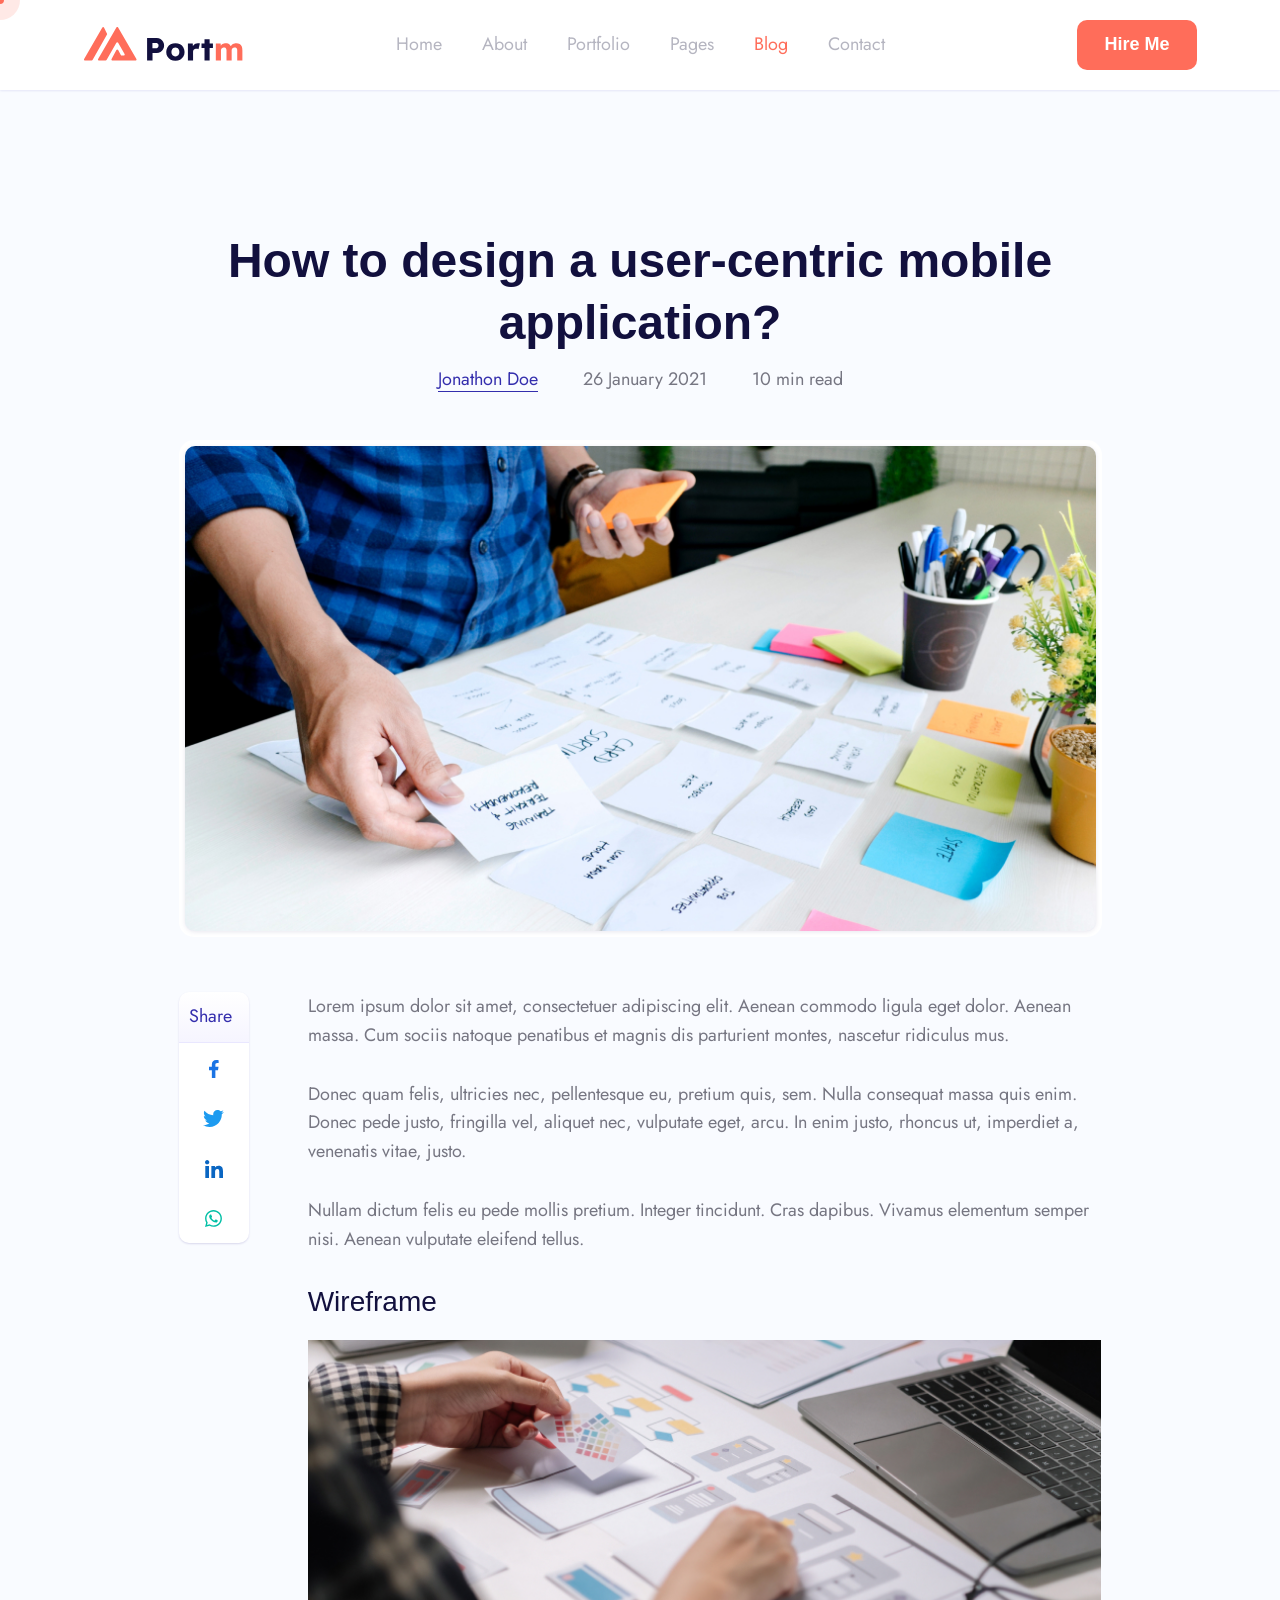
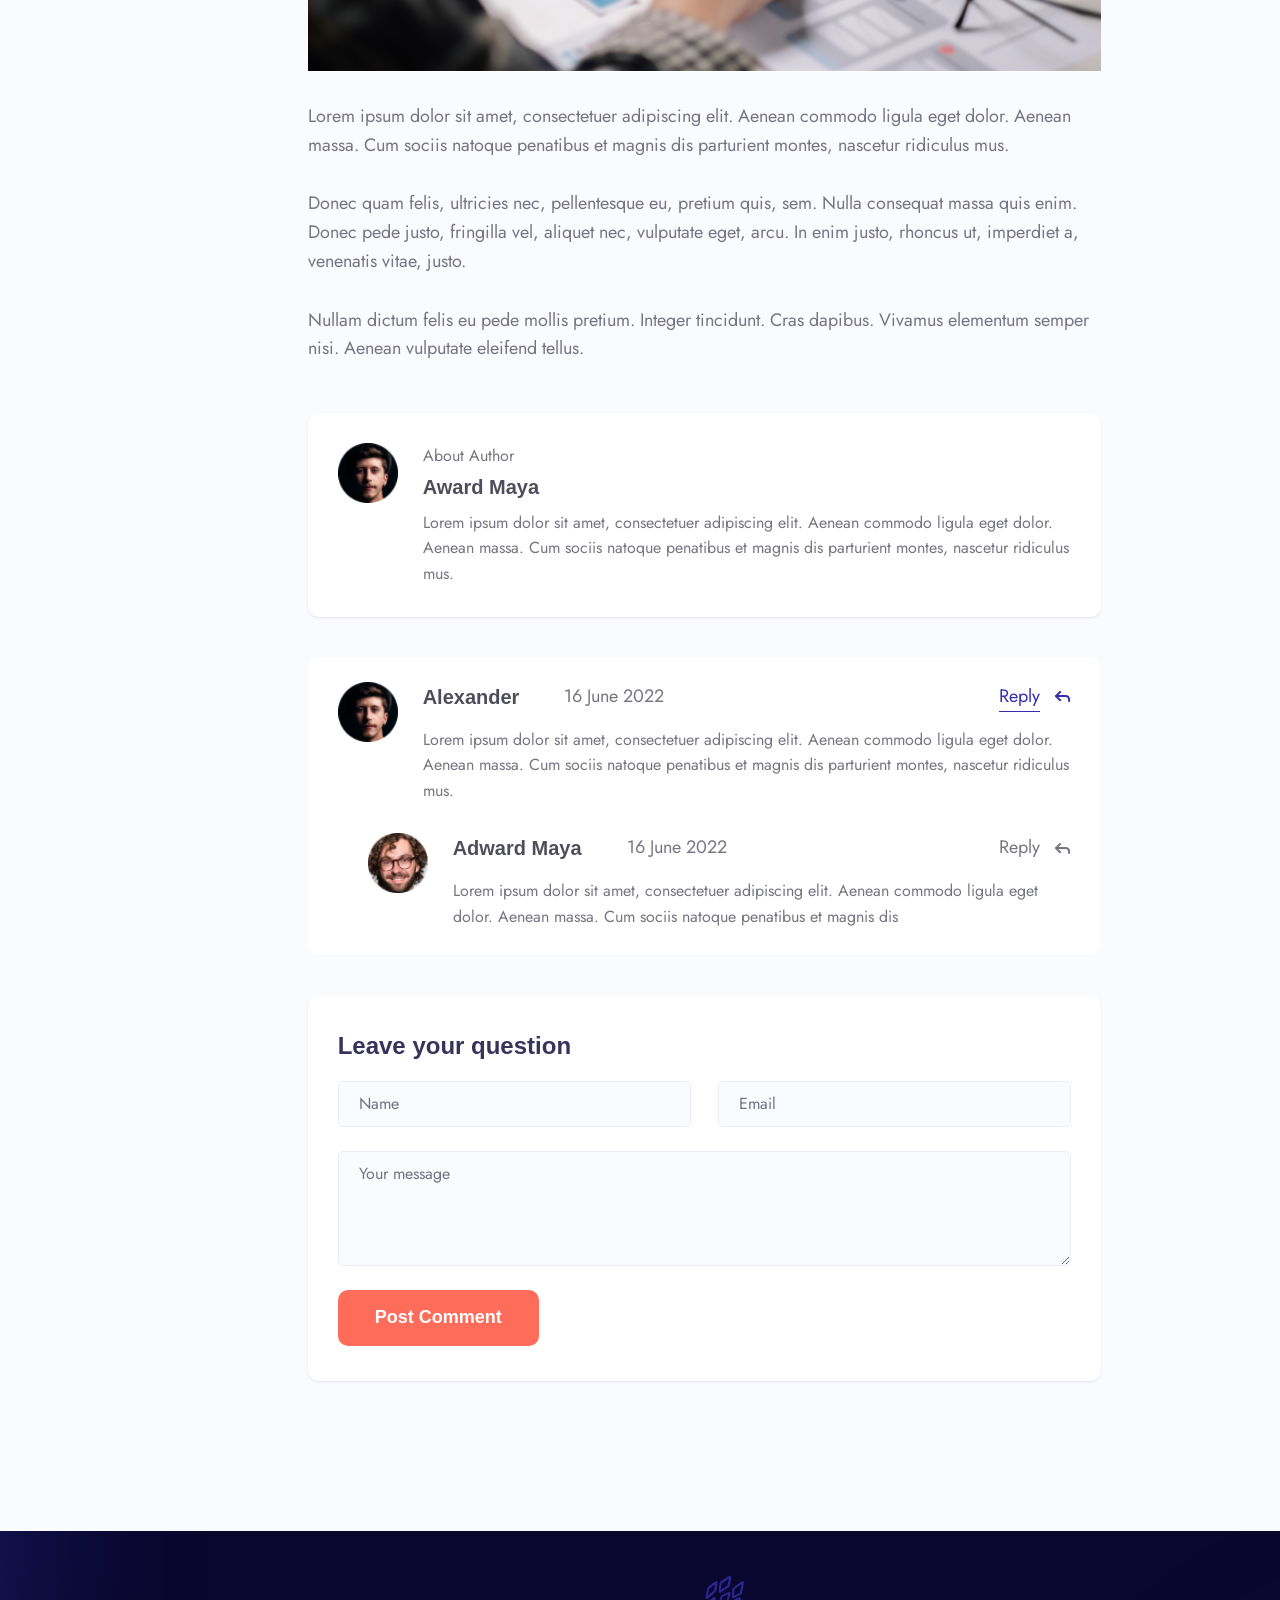
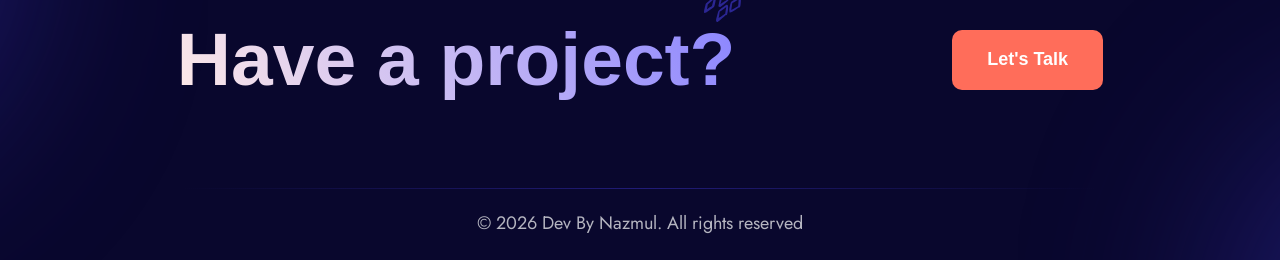
<file: blog-details.html>
<!DOCTYPE html>
<html class="no-js" lang="en">


<!-- Added by HTTrack --><meta http-equiv="content-type" content="text/html;charset=utf-8" /><!-- /Added by HTTrack -->
<head>
  <!-- Meta Tags -->
  <meta charset="utf-8">
  <meta http-equiv="x-ua-compatible" content="ie=edge">
  <meta name="viewport" content="width=device-width, initial-scale=1">
  <meta name="author" content="Laralink">
  <!-- Favicon Icon -->
  <link rel="icon" href="assets/img/favicon.png">
  <!-- Site Title -->
  <title>Portm - Blog Details</title>
  <link rel="stylesheet" href="assets/css/plugins/bootstrap.min.css">
  <link rel="stylesheet" href="assets/css/plugins/fontawesome.min.css">
  <link rel="stylesheet" href="assets/css/plugins/odometer-theme-default.css">
  <link rel="stylesheet" href="assets/css/plugins/select2.min.css">
  <link rel="stylesheet" href="assets/css/plugins/animate.css">
  <link rel="stylesheet" href="assets/css/style.css">
</head>

<body>
  <div class="cs_preloader cs_center">
    <div class="cs_preloader_in"></div>
  </div>

  <!-- Start Header Section -->
  <header class="cs_site_header cs_style_1 cs_color_1 cs_sticky_header">
    <div class="cs_main_header">
      <div class="container">
        <div class="cs_main_header_in">
          <div class="cs_main_header_left">
            <a class="cs_site_branding" href="index.html">
              <img src="assets/img/logo2.svg" alt="Logo">
            </a>
          </div>
          <div class="cs_main_header_center">
            <div class="cs_nav">
              <ul class="cs_nav_list">
                <li class="menu-item-has-children"><a href="index.html">Home</a>
                  <ul>
                    <li><a href="index.html">Designer Landing</a></li>
                    <li><a href="home-v2.html">Developer Landing</a></li>
                  </ul>
                </li>
                <li class="menu-item-has-children"><a href="about.html">About</a>
                  <ul>
                    <li><a href="about.html">Designer About</a></li>
                    <li><a href="about-v2.html">Developer About</a></li>
                  </ul>
                </li>
                <li class="menu-item-has-children"><a href="portfolio.html">Portfolio</a>
                  <ul>
                    <li><a href="portfolio.html">Portfolio</a></li>
                    <li><a href="portfolio-details.html">Portfolio Details</a></li>
                  </ul>
                </li>
                <li class="menu-item-has-children"><a href="#">Pages</a>
                  <ul>
                    <li><a href="testimonial.html">Testimonial</a></li>
                    <li><a href="faq.html">FAQ</a></li>
                    <li><a href="404.html">Error 404</a></li>
                  </ul>
                </li>
                <li class="active menu-item-has-children"><a href="blog.html">Blog</a>
                  <ul>
                    <li><a href="blog.html">Blog</a></li>
                    <li><a href="blog-details.html">Blog Details</a></li>
                  </ul>
                </li>
                <li> <a href="contact.html">Contact</a></li>
              </ul>
            </div>
          </div>
          <div class="cs_main_header_right">
            <a href="contact.html" class="cs_btn cs_style_1 cs_primary_font"><span>Hire Me</span></a>
          </div>
        </div>
      </div>
    </div>
  </header>
  <!-- End Header Section -->
  
  <!-- Main content inside start-->
  <main>
    <!--Start Blog Details Section-->
    <section>
      <div class="cs_height_90 cs_height_lg_90"></div>
      <div class="cs_height_140 cs_height_lg_70"></div>
      <div class="container">
        <div class="row">
          <div class="col-lg-10 offset-lg-1">
            <div class="cs_blog_details cs_style_1">
              <h1 class="cs_blog_title cs_font_48 cs_semi_bold text-center">How to design a user-centric mobile application?</h1>
              <div class="cs_center cs_blog_meta_items">
                <span>
                  <a class="cs_text_btn cs_type_2 cs_accent_color_2 cs_accent_color_2_hover" href="#">Jonathon Doe</a>
                </span>
                <span>26 January 2021</span>
                <span>10 min read</span>
              </div>
              <div class="cs_image_box cs_style_5 cs_radius_15">
                <img class="cs_radius_10 w-100" src="assets/img/blog/blog_d2.jpg" alt="project-details">
              </div>
              <div class="row">
                <div class="col-xl-1 col-lg-2">
                  <div class="cs_social cs_style_2 cs_white_bg">
                    <div class="cs_social_title cs_accent_color_2">Share</div>
                    <div class="cs_social_wrap">
                      <a href="#"><svg width="10" height="18" viewBox="0 0 10 18" fill="none"
                          xmlns="http://www.w3.org/2000/svg">
                          <path
                            d="M9.00879 10.125L9.50871 6.86742H6.38297V4.75348C6.38297 3.86227 6.81961 2.99355 8.21953 2.99355H9.64055V0.220078C9.64055 0.220078 8.35102 0 7.11809 0C4.54395 0 2.86137 1.56023 2.86137 4.38469V6.86742H0V10.125H2.86137V18H6.38297V10.125H9.00879Z"
                            fill="#1B74E4" />
                        </svg>
                      </a>
                      <a href="#">
                        <svg width="21" height="17" viewBox="0 0 21 17" fill="none" xmlns="http://www.w3.org/2000/svg">
                          <path
                            d="M20.92 2C20.15 2.35 19.32 2.58 18.46 2.69C19.34 2.16 20.02 1.32 20.34 0.31C19.51 0.81 18.59 1.16 17.62 1.36C16.83 0.5 15.72 0 14.46 0C12.11 0 10.19 1.92 10.19 4.29C10.19 4.63 10.23 4.96 10.3 5.27C6.74 5.09 3.57 3.38 1.46 0.79C1.09 1.42 0.88 2.16 0.88 2.94C0.88 4.43 1.63 5.75 2.79 6.5C2.08 6.5 1.42 6.3 0.84 6C0.84 6 0.84 6 0.84 6.03C0.84 8.11 2.32 9.85 4.28 10.24C3.92 10.34 3.54 10.39 3.15 10.39C2.88 10.39 2.61 10.36 2.35 10.31C2.89 12 4.46 13.26 6.35 13.29C4.89 14.45 3.04 15.13 1.02 15.13C0.68 15.13 0.34 15.11 0 15.07C1.9 16.29 4.16 17 6.58 17C14.46 17 18.79 10.46 18.79 4.79C18.79 4.6 18.79 4.42 18.78 4.23C19.62 3.63 20.34 2.87 20.92 2Z"
                            fill="#1D9BF0" />
                        </svg>

                      </a>
                      <a href="#">
                        <svg width="18" height="18" viewBox="0 0 18 18" fill="none" xmlns="http://www.w3.org/2000/svg">
                          <path
                            d="M4.0292 18H0.297328V5.98232H4.0292V18ZM2.16125 4.343C0.967923 4.343 0 3.35458 0 2.16125C8.54134e-09 1.58805 0.227703 1.03833 0.633016 0.633017C1.03833 0.227703 1.58805 0 2.16125 0C2.73445 0 3.28418 0.227703 3.68949 0.633017C4.0948 1.03833 4.32251 1.58805 4.32251 2.16125C4.32251 3.35458 3.35418 4.343 2.16125 4.343ZM17.9964 18H14.2725V12.1499C14.2725 10.7556 14.2444 8.96766 12.3323 8.96766C10.392 8.96766 10.0947 10.4824 10.0947 12.0494V18H6.36684V5.98232H9.94602V7.62164H9.99826C10.4965 6.67743 11.7135 5.68097 13.5292 5.68097C17.3061 5.68097 18.0004 8.16808 18.0004 11.3985V18H17.9964Z"
                            fill="#0A66C2" />
                        </svg>

                      </a>
                      <a href="#">
                        <svg width="17" height="17" viewBox="0 0 17 17" fill="none" xmlns="http://www.w3.org/2000/svg">
                          <path
                            d="M8.4915 0C3.8505 0 0.0680001 3.7825 0.0680001 8.4235C0.0680001 9.911 0.459 11.356 1.19 12.631L0 17L4.4625 15.827C5.695 16.4985 7.0805 16.8555 8.4915 16.8555C13.1325 16.8555 16.915 13.073 16.915 8.432C16.915 6.1795 16.0395 4.063 14.45 2.4735C12.8605 0.8755 10.744 0 8.4915 0ZM8.5 1.4195C10.37 1.4195 12.121 2.1505 13.447 3.4765C14.7645 4.8025 15.4955 6.562 15.4955 8.432C15.4955 12.291 12.3505 15.4275 8.4915 15.4275C7.2335 15.4275 6.001 15.096 4.93 14.45L4.675 14.3055L2.023 15.0025L2.7285 12.4185L2.5585 12.1465C1.8615 11.05 1.4875 9.7495 1.4875 8.4235C1.496 4.5645 4.6325 1.4195 8.5 1.4195ZM5.508 4.5305C5.372 4.5305 5.1425 4.5815 4.947 4.794C4.76 5.0065 4.2075 5.525 4.2075 6.5535C4.2075 7.5905 4.964 8.585 5.0575 8.7295C5.1765 8.874 6.5535 10.999 8.67 11.9C9.1715 12.1295 9.5625 12.257 9.8685 12.3505C10.37 12.512 10.829 12.4865 11.1945 12.4355C11.6025 12.376 12.4355 11.9255 12.614 11.4325C12.7925 10.9395 12.7925 10.523 12.7415 10.4295C12.682 10.3445 12.546 10.2935 12.3335 10.2C12.121 10.081 11.084 9.571 10.897 9.503C10.7015 9.435 10.5825 9.401 10.421 9.605C10.285 9.8175 9.877 10.2935 9.758 10.4295C9.6305 10.574 9.5115 10.591 9.3075 10.489C9.0865 10.3785 8.4065 10.1575 7.6075 9.4435C6.9785 8.8825 6.562 8.194 6.4345 7.9815C6.3325 7.7775 6.426 7.65 6.528 7.5565C6.6215 7.463 6.7575 7.31 6.8425 7.1825C6.953 7.0635 6.987 6.97 7.055 6.834C7.123 6.6895 7.089 6.5705 7.038 6.4685C6.987 6.375 6.562 5.321 6.3835 4.9045C6.2135 4.4965 6.0435 4.5475 5.9075 4.539C5.7885 4.539 5.6525 4.5305 5.508 4.5305Z"
                            fill="#00BFA5" />
                        </svg>
                      </a>
                    </div>
                  </div>
                </div>
                <div class="col-xl-11 col-lg-10">
                  <div class="cs_pl_50">
                    <p class="cs_blog_text">Lorem ipsum dolor sit amet, consectetuer adipiscing elit. Aenean commodo
                      ligula eget dolor. Aenean massa. Cum sociis natoque penatibus et magnis dis parturient montes,
                      nascetur ridiculus mus. </p>
                    <p class="cs_blog_text">Donec quam felis, ultricies nec, pellentesque eu, pretium quis, sem. Nulla
                      consequat massa quis enim. Donec pede justo, fringilla vel, aliquet nec, vulputate eget, arcu. In
                      enim justo, rhoncus ut, imperdiet a, venenatis vitae, justo. </p>
                    <p class="cs_blog_text">Nullam dictum felis eu pede mollis pretium. Integer tincidunt. Cras dapibus.
                      Vivamus elementum semper nisi. Aenean vulputate eleifend tellus.</p>
                    <h3 class="cs_blog_subtitle cs_font_28 cs_medium">Wireframe</h3>
                    <img class="cs_blog_image_inside w-100" src="assets/img/blog/blog_d3.jpg" alt="blog_details_image">
                    <p class="cs_blog_text">Lorem ipsum dolor sit amet, consectetuer adipiscing elit. Aenean commodo
                      ligula eget dolor. Aenean massa. Cum sociis natoque penatibus et magnis dis parturient montes,
                      nascetur ridiculus mus. </p>
                    <p class="cs_blog_text">Donec quam felis, ultricies nec, pellentesque eu, pretium quis, sem. Nulla
                      consequat massa quis enim. Donec pede justo, fringilla vel, aliquet nec, vulputate eget, arcu. In
                      enim justo, rhoncus ut, imperdiet a, venenatis vitae, justo. </p>
                    <p class="cs_blog_text">Nullam dictum felis eu pede mollis pretium. Integer tincidunt. Cras dapibus.
                      Vivamus elementum semper nisi. Aenean vulputate eleifend tellus.</p>
                    <div class="cs_meta cs_style_1 d-flex cs_gap_25 cs_white_bg cs_radius_10">
                      <div class="cs_meta_avater_image">
                        <img class="w-100 h-100" src="assets/img/testmonial/a1.jpg" alt="Testmonial">
                      </div>
                      <div class="cs_meta_info">
                        <p class="cs_meta_author cs_font_16">About Author</p>
                        <h3 class="cs_meta_title cs_font_20 cs_semi_bold">Award Maya</h3>
                        <p class="cs_meta_text cs_font_16 m-0">Lorem ipsum dolor sit amet, consectetuer adipiscing elit.
                          Aenean commodo ligula eget dolor. Aenean massa. Cum sociis natoque penatibus et magnis dis
                          parturient montes, nascetur ridiculus mus.</p>
                      </div>
                    </div>
                    <div class="cs_comment_wrap  cs_white_bg cs_radius_10">
                      <div class="cs_comment cs_style_1 d-flex cs_gap_25">
                        <div class="cs_comment_avater_image">
                          <img class="w-100 h-100" src="assets/img/testmonial/a1.jpg" alt="Testmonial">
                        </div>
                        <div class="cs_comment_info">
                          <div class="d-flex justify-content-between align-items-center">
                            <div class="cs_comment_date_and_title">
                              <h3 class="cs_comment_title cs_font_20 cs_semi_bold m-0">Alexander</h3>
                              <span>16 June 2022</span>
                            </div>
                            <a class="align-self-start cs_accent_color_2 cs_accent_color_2_hover d-flex align-items-center cs_gap_15" href="#">
                              <span class="cs_text_btn cs_type_2">Reply</span>
                              <svg xmlns="http://www.w3.org/2000/svg" width="16" height="11" viewBox="0 0 16 11" fill="none">
                                <path d="M5.09091 9.18182L1 5.09091L5.09091 1" stroke="CurrentColor" stroke-width="2" stroke-linecap="round" stroke-linejoin="round"/>
                                <path d="M14.0909 9.99997V8.36361C14.0909 7.49563 13.7461 6.6632 13.1323 6.04944C12.5186 5.43569 11.6862 5.09088 10.8182 5.09088H1" stroke="CurrentColor" stroke-width="2" stroke-linecap="round" stroke-linejoin="round"/>
                              </svg>
                            </a>
                          </div>
                          <p class="cs_comment_text cs_font_16 m-0">Lorem ipsum dolor sit amet, consectetuer adipiscing elit.
                            Aenean commodo ligula eget dolor. Aenean massa. Cum sociis natoque penatibus et magnis dis
                            parturient montes, nascetur ridiculus mus.</p>
                        </div>
                      </div>
                      <div class="cs_comment cs_style_1 d-flex cs_gap_25 cs_ml_30">
                        <div class="cs_comment_avater_image">
                          <img class="w-100 h-100" src="assets/img/testmonial/a2.jpg" alt="Testimonial">
                        </div>
                        <div class="cs_comment_info">
                          <div class="d-flex justify-content-between align-items-center">
                            <div class="cs_comment_date_and_title">
                              <h3 class="cs_comment_title cs_font_20 cs_semi_bold m-0">Adward Maya</h3>
                              <span>16 June 2022</span>
                            </div>
                            <a class="align-self-start cs_accent_color_2_hover d-flex align-items-center cs_gap_15" href="#">
                              <span>Reply</span>
                              <svg xmlns="http://www.w3.org/2000/svg" width="16" height="11" viewBox="0 0 16 11" fill="none">
                                <path d="M5.09091 9.18182L1 5.09091L5.09091 1" stroke="CurrentColor" stroke-width="2" stroke-linecap="round" stroke-linejoin="round"/>
                                <path d="M14.0909 9.99997V8.36361C14.0909 7.49563 13.7461 6.6632 13.1323 6.04944C12.5186 5.43569 11.6862 5.09088 10.8182 5.09088H1" stroke="CurrentColor" stroke-width="2" stroke-linecap="round" stroke-linejoin="round"/>
                              </svg>
                            </a>
                          </div>
                          <p class="cs_comment_text cs_font_16 m-0">Lorem ipsum dolor sit amet, consectetuer adipiscing elit. Aenean commodo ligula eget dolor. Aenean massa. Cum sociis natoque penatibus et magnis dis </p>
                        </div>
                      </div>
                    </div>
                    <div class="cs_form cs_style_1 cs_white_bg cs_radius_10">
                      <form action="https://portm-html.vercel.app/post">
                        <h4 class="cs_form_title cs_font_24 cs_semi_bold">Leave your question</h4>
                        <div class="row">
                          <div class="col-lg-6">
                            <input class="form-control" type="text" placeholder="Name" required>
                          </div>
                          <div class="col-lg-6">
                            <input class="form-control" type="text" placeholder="Email" required>
                          </div>
                          <div class="col-lg-12">
                            <textarea class="form-control" placeholder="Your message" required></textarea>
                          </div>
                        </div>
                        <button type="submit" class="cs_btn cs_style_1 cs_primary_font"><span>Post
                            Comment</span></button>
                      </form>
                    </div>
                  </div>
                </div>
              </div>
            </div>
          </div>
        </div>
      </div>
      <div class="cs_height_90 cs_height_lg_20"></div>
    </section>
    <!--End Blog Details Section-->
  </main>
  <!-- Main content inside end-->

  <!-- Start Footer -->
  <footer class="cs_footer cs_style_1 cs_filled_bg position-relative" data-src="assets/img/bg/footer_bg.svg">
    <div class="position-absolute cs_footer_shape_1">
      <img src="assets/img/footer_shape.svg" alt="">
    </div>
    <div class="container">
      <div class="cs_footer_cta">
        <h2 class="cs_font_92 cs_gradient_text_2 cs_semi_bold">Have a project?</h2>
        <a href="portfolio.html" class="cs_btn cs_style_1 cs_primary_font"><span>Let's Talk</span></a>
      </div>
      <div class="cs_copyright">© 2026 <a href="#">Dev By Nazmul</a>. All rights reserved</div>
    </div>
  </footer>
  <!-- End Footer -->

  <!-- Script -->
  <script src="assets/js/plugins/jquery-3.6.0.min.js"></script>
  <script src="assets/js/plugins/gsap.min.js"></script>
  <script src="assets/js/plugins/isotope.pkg.min.js"></script>
  <script src="assets/js/plugins/odometer.min.js"></script>
  <script src="assets/js/plugins/wow.min.js"></script>
  <script src="assets/js/main.js"></script>
</body>

</html>
</file>
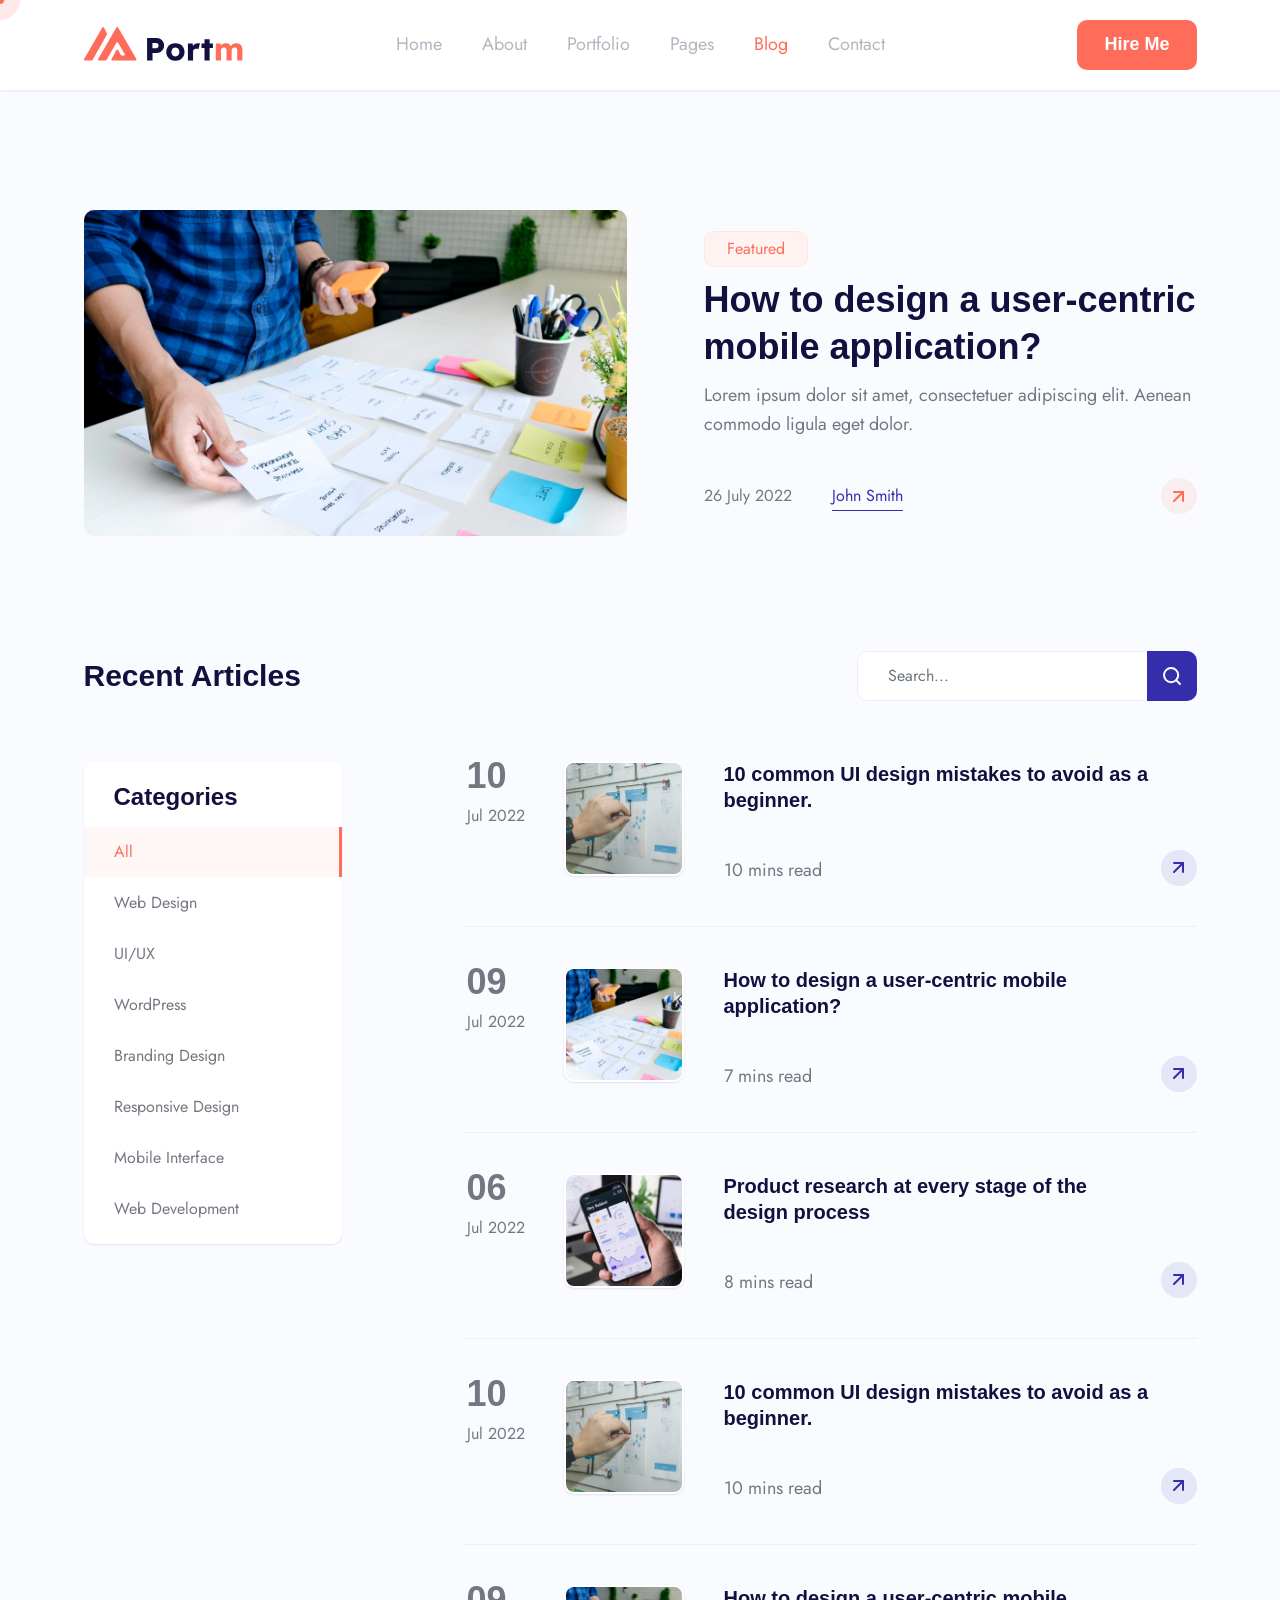
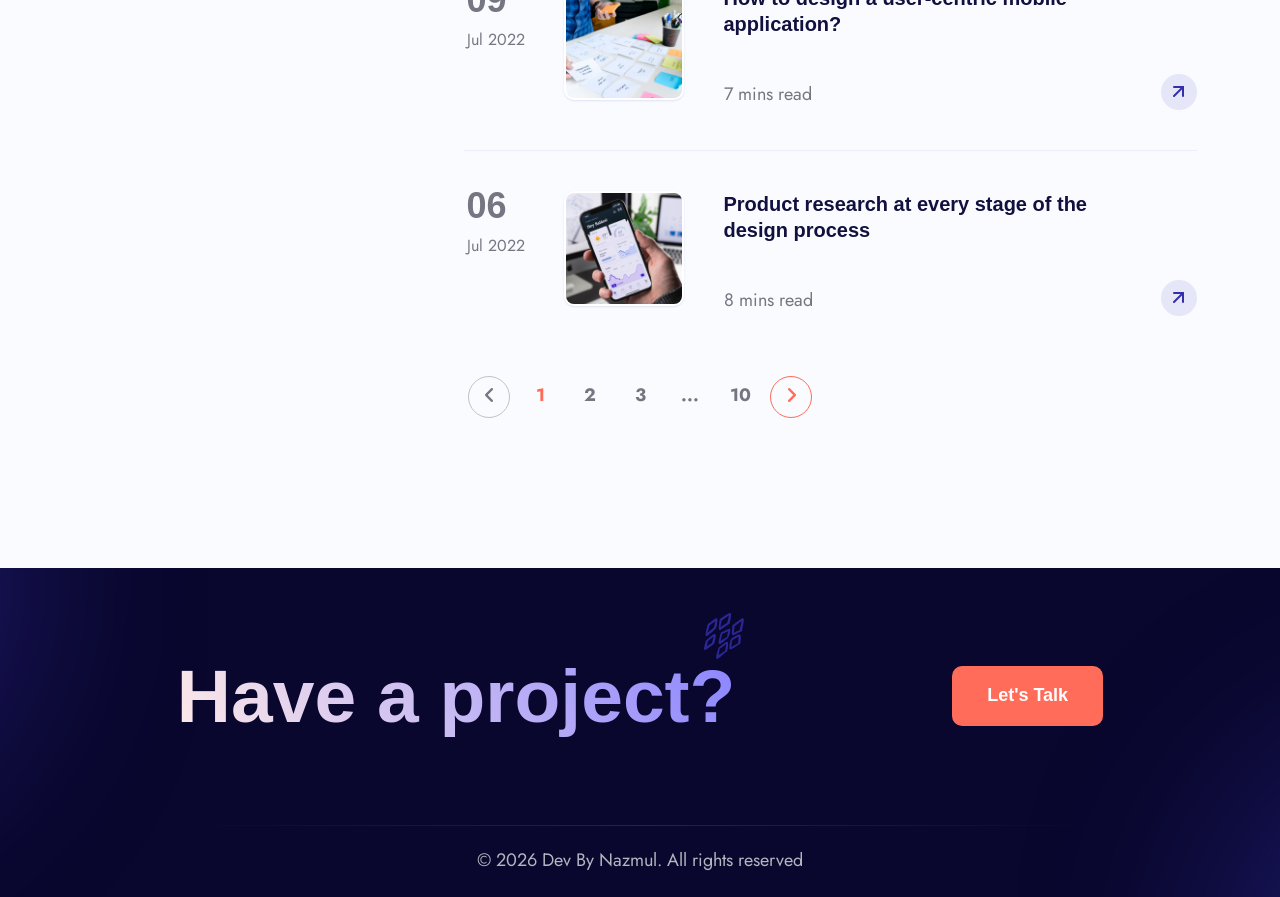
<file: blog.html>
<!DOCTYPE html>
<html class="no-js" lang="en">


<!-- Added by HTTrack --><meta http-equiv="content-type" content="text/html;charset=utf-8" /><!-- /Added by HTTrack -->
<head>
  <!-- Meta Tags -->
  <meta charset="utf-8">
  <meta http-equiv="x-ua-compatible" content="ie=edge">
  <meta name="viewport" content="width=device-width, initial-scale=1">
  <meta name="author" content="Laralink">
  <!-- Favicon Icon -->
  <link rel="icon" href="assets/img/favicon.png">
  <!-- Site Title -->
  <title>Portm - Blog List</title>
  <link rel="stylesheet" href="assets/css/plugins/bootstrap.min.css">
  <link rel="stylesheet" href="assets/css/plugins/fontawesome.min.css">
  <link rel="stylesheet" href="assets/css/plugins/odometer-theme-default.css">
  <link rel="stylesheet" href="assets/css/plugins/select2.min.css">
  <link rel="stylesheet" href="assets/css/plugins/animate.css">
  <link rel="stylesheet" href="assets/css/style.css">
</head>

<body>
  <div class="cs_preloader cs_center">
    <div class="cs_preloader_in"></div>
  </div>
  <!-- Start Header Section -->
  <header class="cs_site_header cs_style_1 cs_sticky_header cs_color_1">
    <div class="cs_main_header">
      <div class="container">
        <div class="cs_main_header_in">
          <div class="cs_main_header_left">
            <a class="cs_site_branding" href="index.html">
              <img src="assets/img/logo2.svg" alt="Logo">
            </a>
          </div>
          <div class="cs_main_header_center">
            <div class="cs_nav">
              <ul class="cs_nav_list">
                <li class="menu-item-has-children"><a href="index.html">Home</a>
                  <ul>
                    <li><a href="index.html">Designer Landing</a></li>
                    <li><a href="home-v2.html">Developer Landing</a></li>
                  </ul>
                </li>
                <li class="menu-item-has-children"><a href="about.html">About</a>
                  <ul>
                    <li><a href="about.html">Designer About</a></li>
                    <li><a href="about-v2.html">Developer About</a></li>
                  </ul>
                </li>
                <li class="menu-item-has-children"><a href="portfolio.html">Portfolio</a>
                  <ul>
                    <li><a href="portfolio.html">Portfolio</a></li>
                    <li><a href="portfolio-details.html">Portfolio Details</a></li>
                  </ul>
                </li>
                <li class="menu-item-has-children"><a href="#">Pages</a>
                  <ul>
                    <li><a href="testimonial.html">Testimonial</a></li>
                    <li><a href="faq.html">FAQ</a></li>
                    <li><a href="404.html">Error 404</a></li>
                  </ul>
                </li>
                <li class="active menu-item-has-children"><a href="blog.html">Blog</a>
                  <ul>
                    <li><a href="blog.html">Blog</a></li>
                    <li><a href="blog-details.html">Blog Details</a></li>
                  </ul>
                </li>
                <li> <a href="contact.html">Contact</a></li>
              </ul>
            </div>
          </div>
          <div class="cs_main_header_right">
            <a href="contact.html" class="cs_btn cs_style_1 cs_primary_font"><span>Hire Me</span></a>
          </div>
        </div>
      </div>
    </div>
  </header>
  <!-- End Header Section -->

  <!-- Main content inside start-->
  <main>
    <!-- Start Blog Section -->
    <div class="cs_height_90 cs_height_lg_90"></div>
    <div class="cs_height_120 cs_height_lg_80"></div>
    <section>
      <div class="container">
        <div class="cs_blog cs_style_4">
          <div class="row align-items-center">
            <div class="col-lg-6">
                <a href="blog-details.html" class="cs_image_box cs_style_4 cs_radius_10 overflow-hidden">
                  <img class="w-100" src="assets/img/blog/blog_d1.jpg" alt="blog_details_img">
                </a>
              <div class="cs_height_lg_40"></div>
            </div>
            <div class="col-lg-6">
              <div class="cs_pl_50">
                <span class="cs_blog_meta cs_radius_10 cs_font_16 cs_accent_color">Featured</span>
                <h3 class="cs_blog_title cs_font_36 cs_semi_bold"><a class="cs_accent_color_2_hover" href="blog-details.html">How to design a user-centric mobile application?</a></h3>
                <p class="cs_blog_text">Lorem ipsum dolor sit amet, consectetuer adipiscing elit. Aenean commodo ligula eget dolor.</p>
                <div class="d-flex justify-content-between align-items-center">
                  <div>
                    <span class="cs_font_16">26 July 2022</span>
                    <a href="blog-details.html"
                      class="cs_blog_author_name cs_accent_color_2 cs_accent_color_2_hover cs_text_btn cs_type_2 cs_font_16">John
                      Smith</a>
                  </div>
                  <a href="blog-details.html" class="cs_circle_btn cs_style_1 cs_accent_color cs_center rounded-circle">
                    <svg width="11" height="11" viewBox="0 0 11 11" fill="none" xmlns="http://www.w3.org/2000/svg">
                      <path d="M1 10L10 1" stroke="currentColor" stroke-width="2" stroke-linecap="round"
                        stroke-linejoin="round" />
                      <path d="M1 1H10V10" stroke="currentColor" stroke-width="2" stroke-linecap="round"
                        stroke-linejoin="round" />
                    </svg>
                    <svg width="11" height="11" viewBox="0 0 11 11" fill="none" xmlns="http://www.w3.org/2000/svg">
                      <path d="M1 10L10 1" stroke="currentColor" stroke-width="2" stroke-linecap="round"
                        stroke-linejoin="round" />
                      <path d="M1 1H10V10" stroke="currentColor" stroke-width="2" stroke-linecap="round"
                        stroke-linejoin="round" />
                    </svg>
                  </a>
                </div>
              </div>
            </div>
          </div>
        </div>
      </div>
    </section>
    <!-- End Blog Section -->

    <!-- Start Blog Section -->
    <section>
      <div class="cs_height_115 cs_height_lg_70"></div>
      <div class="container">
        <div class="cs_title_search_wrap">
          <h3 class="cs_title">Recent Articles</h3>
          <form class="cs_search_form cs_style_1 position-relative overflow-hidden cs_radius_10 cs_white_bg">
            <input class="form-control h-100 w-100 cs_white_bg" type="search" name="search-blog" id="search-blog" placeholder="Search..." required>
            <button type="submit" class="cs_center position-absolute h-100 top-0 end-0">
              <img src="assets/img/icon/search_icon.svg" alt="search">
            </button>
          </form>
        </div>
        <div class="cs_height_60 cs_height_lg_30"></div>
        <div class="row">
          <div class="col-lg-3">
            <div class="cs_category cs_style_1 cs_white_bg cs_radius_10 overflow-hidden">
              <h4 class="cs_category_title">Categories</h4>
              <ul class="cs_mp_0">
                <li class="active"><a href="#">All</a></li>
                <li><a href="#">Web Design</a></li>
                <li><a href="#">UI/UX</a></li>
                <li><a href="#">WordPress</a></li>
                <li><a href="#">Branding Design</a></li>
                <li><a href="#">Responsive Design</a></li>
                <li><a href="#">Mobile Interface</a></li>
                <li><a href="#">Web Development</a></li>
              </ul>
            </div>
          </div>
          <div class="col-lg-8 offset-lg-1">
            <div class="cs_height_lg_40"></div>
            <div class="cs_blog_wrap">
              <div class="cs_blog cs_style_1 cs_transition_4">
                <div class="flex-none">
                  <a href="blog-details.html" class="cs_blog_thumbnail cs_zoom">
                    <img class="cs_zoom_in" src="assets/img/blog/blog_1.jpg" alt="">
                  </a>
                </div>
                <div class="cs_blog_info">
                  <div class="cs_blog_date text-nowrap cs_secondary_color">
                    <div class="cs_font_36 cs_semi_bold cs_primary_font">10</div>
                    <span class="cs_font_16 d-inline-block">Jul 2022</span>
                  </div>
                  <h2 class="cs_blog_title cs_font_20 cs_semi_bold"><a class="cs_accent_color_2_hover"
                      href="blog-details.html">10
                      common UI design mistakes to avoid as a beginner.</a></h2>
                  <span class="cs_secondary_color">10 mins read</span>
                  <a href="blog-details.html"
                    class="cs_circle_btn cs_style_1 cs_type_1 cs_accent_color_2 cs_center rounded-circle">
                    <svg width="11" height="11" viewBox="0 0 11 11" fill="none" xmlns="http://www.w3.org/2000/svg">
                      <path d="M1 10L10 1" stroke="currentColor" stroke-width="2" stroke-linecap="round"
                        stroke-linejoin="round" />
                      <path d="M1 1H10V10" stroke="currentColor" stroke-width="2" stroke-linecap="round"
                        stroke-linejoin="round" />
                    </svg>
                    <svg width="11" height="11" viewBox="0 0 11 11" fill="none" xmlns="http://www.w3.org/2000/svg">
                      <path d="M1 10L10 1" stroke="currentColor" stroke-width="2" stroke-linecap="round"
                        stroke-linejoin="round" />
                      <path d="M1 1H10V10" stroke="currentColor" stroke-width="2" stroke-linecap="round"
                        stroke-linejoin="round" />
                    </svg>
                  </a>
                </div>
              </div>
              <div class="cs_blog cs_style_1 cs_transition_4">
                <div class="flex-none">
                  <a href="blog-details.html" class="cs_blog_thumbnail cs_zoom">
                    <img class="cs_zoom_in" src="assets/img/blog/blog_2.jpg" alt="">
                  </a>
                </div>
                <div class="cs_blog_info">
                  <div class="cs_blog_date text-nowrap cs_secondary_color">
                    <div class="cs_font_36 cs_semi_bold cs_primary_font">09</div>
                    <span class="cs_font_16 d-inline-block">Jul 2022</span>
                  </div>
                  <h2 class="cs_blog_title cs_font_20 cs_semi_bold"><a class="cs_accent_color_2_hover"
                      href="blog-details.html">How to
                      design a user-centric mobile application?</a></h2>
                  <span class="cs_secondary_color">7 mins read</span>
                  <a href="blog-details.html"
                    class="cs_circle_btn cs_style_1 cs_type_1 cs_accent_color_2 cs_center rounded-circle">
                    <svg width="11" height="11" viewBox="0 0 11 11" fill="none" xmlns="http://www.w3.org/2000/svg">
                      <path d="M1 10L10 1" stroke="currentColor" stroke-width="2" stroke-linecap="round"
                        stroke-linejoin="round" />
                      <path d="M1 1H10V10" stroke="currentColor" stroke-width="2" stroke-linecap="round"
                        stroke-linejoin="round" />
                    </svg>
                    <svg width="11" height="11" viewBox="0 0 11 11" fill="none" xmlns="http://www.w3.org/2000/svg">
                      <path d="M1 10L10 1" stroke="currentColor" stroke-width="2" stroke-linecap="round"
                        stroke-linejoin="round" />
                      <path d="M1 1H10V10" stroke="currentColor" stroke-width="2" stroke-linecap="round"
                        stroke-linejoin="round" />
                    </svg>
                  </a>
                </div>
              </div>
              <div class="cs_blog cs_style_1 cs_transition_4">
                <div class="flex-none">
                  <a href="blog-details.html" class="cs_blog_thumbnail cs_zoom">
                    <img class="cs_zoom_in" src="assets/img/blog/blog_3.jpg" alt="">
                  </a>
                </div>
                <div class="cs_blog_info">
                  <div class="cs_blog_date text-nowrap cs_secondary_color">
                    <div class="cs_font_36 cs_semi_bold cs_primary_font">06</div>
                    <span class="cs_font_16 d-inline-block">Jul 2022</span>
                  </div>
                  <h2 class="cs_blog_title cs_font_20 cs_semi_bold"><a class="cs_accent_color_2_hover"
                      href="blog-details.html">Product
                      research at every stage of the design process</a></h2>
                  <span class="cs_secondary_color">8 mins read</span>
                  <a href="blog-details.html"
                    class="cs_circle_btn cs_style_1 cs_type_1 cs_accent_color_2 cs_center rounded-circle">
                    <svg width="11" height="11" viewBox="0 0 11 11" fill="none" xmlns="http://www.w3.org/2000/svg">
                      <path d="M1 10L10 1" stroke="currentColor" stroke-width="2" stroke-linecap="round"
                        stroke-linejoin="round" />
                      <path d="M1 1H10V10" stroke="currentColor" stroke-width="2" stroke-linecap="round"
                        stroke-linejoin="round" />
                    </svg>
                    <svg width="11" height="11" viewBox="0 0 11 11" fill="none" xmlns="http://www.w3.org/2000/svg">
                      <path d="M1 10L10 1" stroke="currentColor" stroke-width="2" stroke-linecap="round"
                        stroke-linejoin="round" />
                      <path d="M1 1H10V10" stroke="currentColor" stroke-width="2" stroke-linecap="round"
                        stroke-linejoin="round" />
                    </svg>
                  </a>
                </div>
              </div>
              <div class="cs_blog cs_style_1 cs_transition_4">
                <div class="flex-none">
                  <a href="blog-details.html" class="cs_blog_thumbnail cs_zoom">
                    <img class="cs_zoom_in" src="assets/img/blog/blog_1.jpg" alt="">
                  </a>
                </div>
                <div class="cs_blog_info">
                  <div class="cs_blog_date text-nowrap cs_secondary_color">
                    <div class="cs_font_36 cs_semi_bold cs_primary_font">10</div>
                    <span class="cs_font_16 d-inline-block">Jul 2022</span>
                  </div>
                  <h2 class="cs_blog_title cs_font_20 cs_semi_bold"><a class="cs_accent_color_2_hover"
                      href="blog-details.html">10
                      common UI design mistakes to avoid as a beginner.</a></h2>
                  <span class="cs_secondary_color">10 mins read</span>
                  <a href="blog-details.html"
                    class="cs_circle_btn cs_style_1 cs_type_1 cs_accent_color_2 cs_center rounded-circle">
                    <svg width="11" height="11" viewBox="0 0 11 11" fill="none" xmlns="http://www.w3.org/2000/svg">
                      <path d="M1 10L10 1" stroke="currentColor" stroke-width="2" stroke-linecap="round"
                        stroke-linejoin="round" />
                      <path d="M1 1H10V10" stroke="currentColor" stroke-width="2" stroke-linecap="round"
                        stroke-linejoin="round" />
                    </svg>
                    <svg width="11" height="11" viewBox="0 0 11 11" fill="none" xmlns="http://www.w3.org/2000/svg">
                      <path d="M1 10L10 1" stroke="currentColor" stroke-width="2" stroke-linecap="round"
                        stroke-linejoin="round" />
                      <path d="M1 1H10V10" stroke="currentColor" stroke-width="2" stroke-linecap="round"
                        stroke-linejoin="round" />
                    </svg>
                  </a>
                </div>
              </div>
              <div class="cs_blog cs_style_1 cs_transition_4">
                <div class="flex-none">
                  <a href="blog-details.html" class="cs_blog_thumbnail cs_zoom">
                    <img class="cs_zoom_in" src="assets/img/blog/blog_2.jpg" alt="">
                  </a>
                </div>
                <div class="cs_blog_info">
                  <div class="cs_blog_date text-nowrap cs_secondary_color">
                    <div class="cs_font_36 cs_semi_bold cs_primary_font">09</div>
                    <span class="cs_font_16 d-inline-block">Jul 2022</span>
                  </div>
                  <h2 class="cs_blog_title cs_font_20 cs_semi_bold"><a class="cs_accent_color_2_hover"
                      href="blog-details.html">How to
                      design a user-centric mobile application?</a></h2>
                  <span class="cs_secondary_color">7 mins read</span>
                  <a href="blog-details.html"
                    class="cs_circle_btn cs_style_1 cs_type_1 cs_accent_color_2 cs_center rounded-circle">
                    <svg width="11" height="11" viewBox="0 0 11 11" fill="none" xmlns="http://www.w3.org/2000/svg">
                      <path d="M1 10L10 1" stroke="currentColor" stroke-width="2" stroke-linecap="round"
                        stroke-linejoin="round" />
                      <path d="M1 1H10V10" stroke="currentColor" stroke-width="2" stroke-linecap="round"
                        stroke-linejoin="round" />
                    </svg>
                    <svg width="11" height="11" viewBox="0 0 11 11" fill="none" xmlns="http://www.w3.org/2000/svg">
                      <path d="M1 10L10 1" stroke="currentColor" stroke-width="2" stroke-linecap="round"
                        stroke-linejoin="round" />
                      <path d="M1 1H10V10" stroke="currentColor" stroke-width="2" stroke-linecap="round"
                        stroke-linejoin="round" />
                    </svg>
                  </a>
                </div>
              </div>
              <div class="cs_blog cs_style_1 cs_transition_4">
                <div class="flex-none">
                  <a href="blog-details.html" class="cs_blog_thumbnail cs_zoom">
                    <img class="cs_zoom_in" src="assets/img/blog/blog_3.jpg" alt="">
                  </a>
                </div>
                <div class="cs_blog_info">
                  <div class="cs_blog_date text-nowrap cs_secondary_color">
                    <div class="cs_font_36 cs_semi_bold cs_primary_font">06</div>
                    <span class="cs_font_16 d-inline-block">Jul 2022</span>
                  </div>
                  <h2 class="cs_blog_title cs_font_20 cs_semi_bold"><a class="cs_accent_color_2_hover"
                      href="blog-details.html">Product
                      research at every stage of the design process</a></h2>
                  <span class="cs_secondary_color">8 mins read</span>
                  <a href="blog-details.html"
                    class="cs_circle_btn cs_style_1 cs_type_1 cs_accent_color_2 cs_center rounded-circle">
                    <svg width="11" height="11" viewBox="0 0 11 11" fill="none" xmlns="http://www.w3.org/2000/svg">
                      <path d="M1 10L10 1" stroke="currentColor" stroke-width="2" stroke-linecap="round"
                        stroke-linejoin="round" />
                      <path d="M1 1H10V10" stroke="currentColor" stroke-width="2" stroke-linecap="round"
                        stroke-linejoin="round" />
                    </svg>
                    <svg width="11" height="11" viewBox="0 0 11 11" fill="none" xmlns="http://www.w3.org/2000/svg">
                      <path d="M1 10L10 1" stroke="currentColor" stroke-width="2" stroke-linecap="round"
                        stroke-linejoin="round" />
                      <path d="M1 1H10V10" stroke="currentColor" stroke-width="2" stroke-linecap="round"
                        stroke-linejoin="round" />
                    </svg>
                  </a>
                </div>
              </div>
            </div>
          </div>
        </div>
        <div class="cs_height_60 cs_height_lg_40"></div>
        <div class="cs_pagenation cs_style_1 cs_center">
          <ul class="cs_mp_0">
            <li class="prev"><a href="#"><span><i class="fa-solid fa-angle-left"></i></span></a></li>
            <li class="active"><a href="#"><span>1</span></a></li>
            <li><a href="#"><span>2</span></a></li>
            <li><a href="#"><span>3</span></a></li>
            <li><a href="#"><span>...</span></a></li>
            <li><a href="#"><span>10</span></a></li>
            <li class="next"><a href="#"><span><i class="fa-solid fa-angle-right"></i></span></a></li>
          </ul>
        </div>
      </div>
      <div class="cs_height_150 cs_height_lg_80"></div>
    </section>
    <!-- End Blog Section -->

  </main>
  <!-- Main content inside end-->

  <!-- Start Footer -->
  <footer class="cs_footer cs_style_1 cs_filled_bg position-relative" data-src="assets/img/bg/footer_bg.svg">
    <div class="position-absolute cs_footer_shape_1">
      <img src="assets/img/footer_shape.svg" alt="">
    </div>
    <div class="container">
      <div class="cs_footer_cta">
        <h2 class="cs_font_92 cs_gradient_text_2 cs_semi_bold">Have a project?</h2>
        <a href="contact.html" class="cs_btn cs_style_1 cs_primary_font"><span>Let's Talk</span></a>
      </div>
     <div class="cs_copyright">© 2026 <a href="#">Dev By Nazmul</a>. All rights reserved</div>
    </div>
  </footer>
  <!-- End Footer -->

  <!-- Script -->
  <script src="assets/js/plugins/jquery-3.6.0.min.js"></script>
  <script src="assets/js/plugins/gsap.min.js"></script>
  <script src="assets/js/plugins/isotope.pkg.min.js"></script>
  <script src="assets/js/plugins/odometer.min.js"></script>
  <script src="assets/js/plugins/wow.min.js"></script>
  <script src="assets/js/main.js"></script>
</body>

</html>
</file>
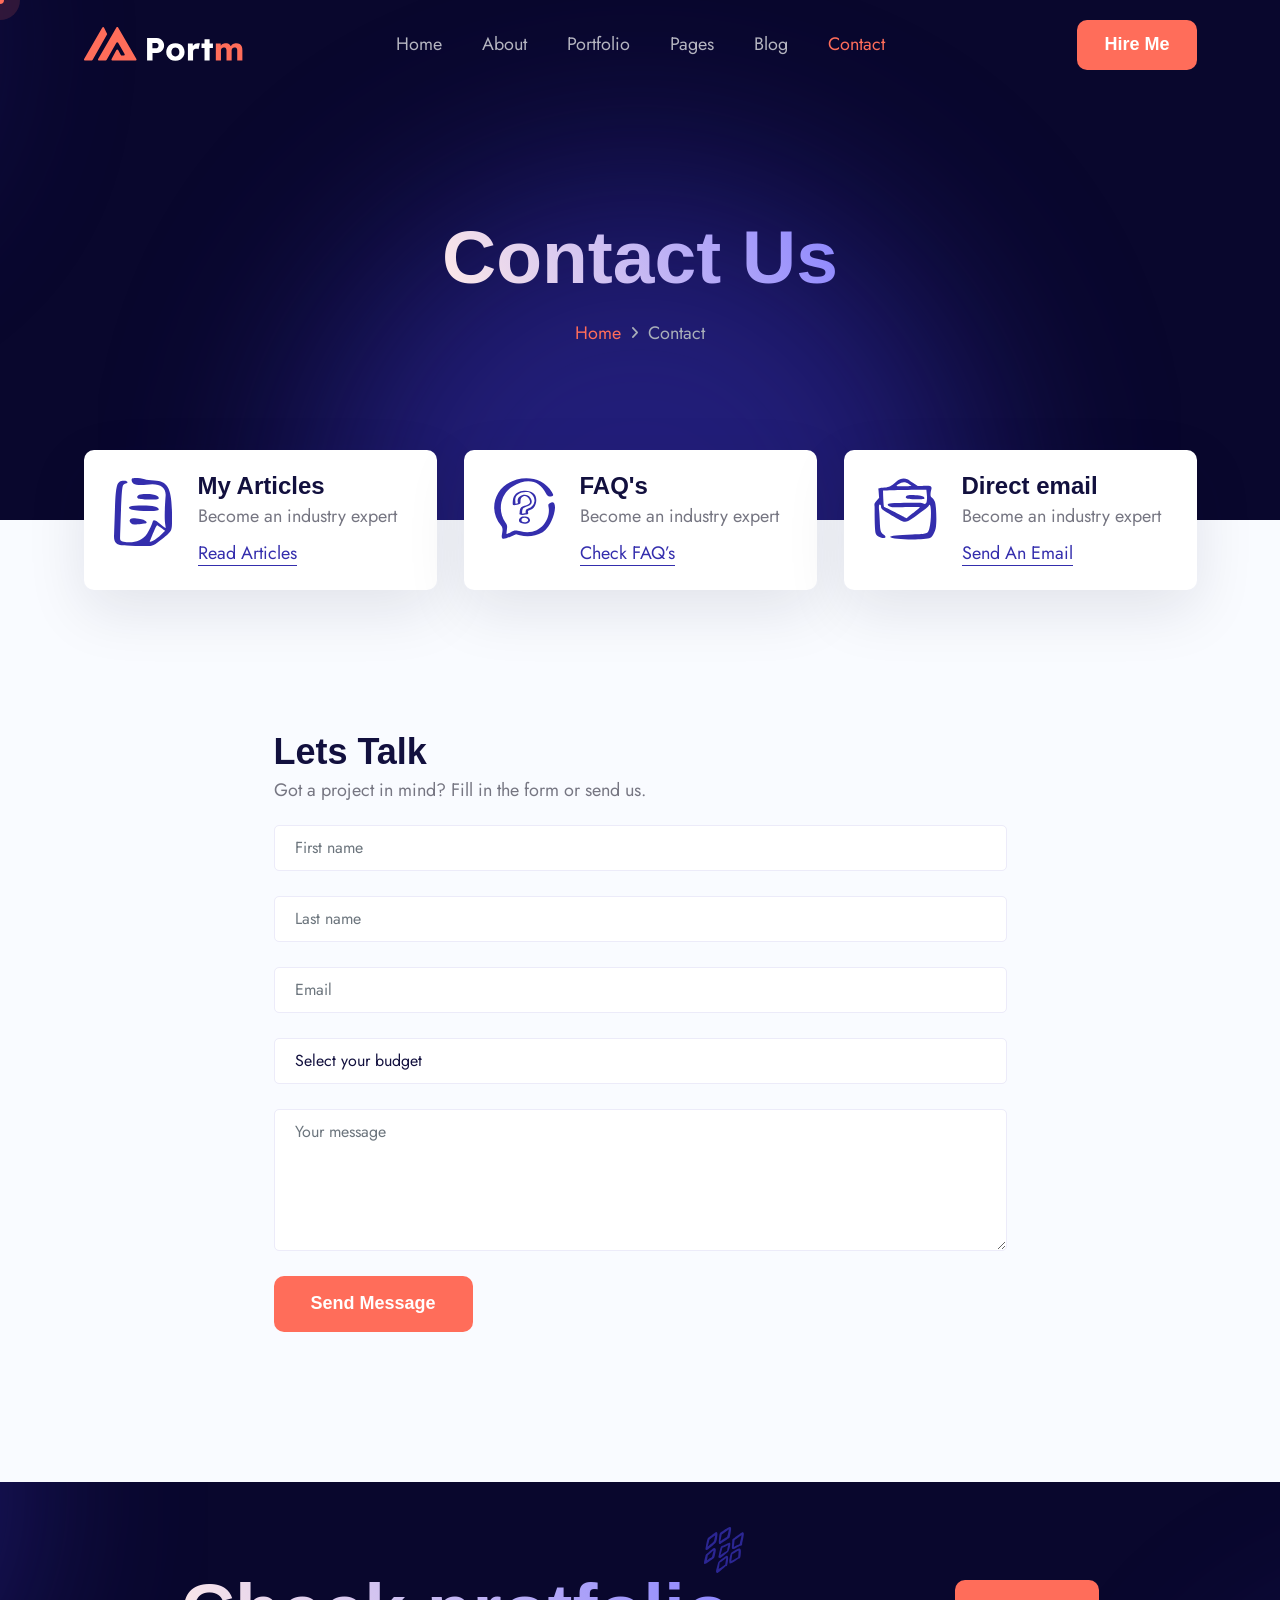
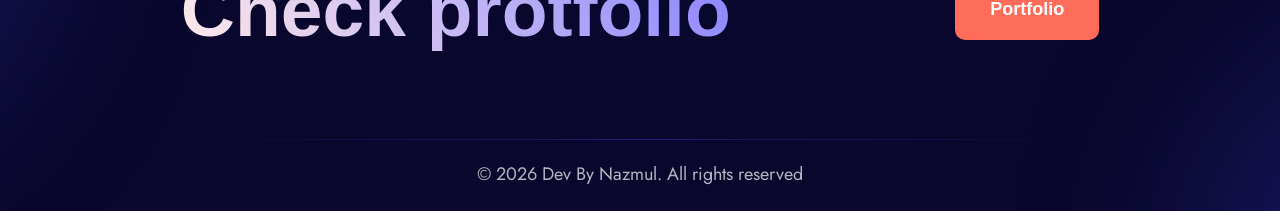
<file: contact.html>
<!DOCTYPE html>
<html class="no-js" lang="en">


<!-- Added by HTTrack --><meta http-equiv="content-type" content="text/html;charset=utf-8" /><!-- /Added by HTTrack -->
<head>
  <!-- Meta Tags -->
  <meta charset="utf-8">
  <meta http-equiv="x-ua-compatible" content="ie=edge">
  <meta name="viewport" content="width=device-width, initial-scale=1">
  <meta name="author" content="Laralink">
  <!-- Favicon Icon -->
  <link rel="icon" href="assets/img/favicon.png">
  <!-- Site Title -->
  <title>Portm - Contact</title>
  <link rel="stylesheet" href="assets/css/plugins/bootstrap.min.css">
  <link rel="stylesheet" href="assets/css/plugins/fontawesome.min.css">
  <link rel="stylesheet" href="assets/css/plugins/odometer-theme-default.css">
  <link rel="stylesheet" href="assets/css/plugins/select2.min.css">
  <link rel="stylesheet" href="assets/css/plugins/animate.css">
  <link rel="stylesheet" href="assets/css/style.css">
</head>

<body>
  <div class="cs_preloader cs_center">
    <div class="cs_preloader_in"></div>
  </div>
  <!-- Start Header Section -->
  <header class="cs_site_header cs_style_1 cs_sticky_header">
    <div class="cs_main_header">
      <div class="container">
        <div class="cs_main_header_in">
          <div class="cs_main_header_left">
            <a class="cs_site_branding" href="index.html">
              <img src="assets/img/logo.svg" alt="Logo">
            </a>
          </div>
          <div class="cs_main_header_center">
            <div class="cs_nav">
              <ul class="cs_nav_list">
                <li class="menu-item-has-children"><a href="index.html">Home</a>
                  <ul>
                    <li><a href="index.html">Designer Landing</a></li>
                    <li><a href="home-v2.html">Developer Landing</a></li>
                  </ul>
                </li>
                <li class="menu-item-has-children"><a href="about.html">About</a>
                  <ul>
                    <li><a href="about.html">Designer About</a></li>
                    <li><a href="about-v2.html">Developer About</a></li>
                  </ul>
                </li>
                <li class="menu-item-has-children"><a href="portfolio.html">Portfolio</a>
                  <ul>
                    <li><a href="portfolio.html">Portfolio</a></li>
                    <li><a href="portfolio-details.html">Portfolio Details</a></li>
                  </ul>
                </li>
                <li class="menu-item-has-children"><a href="#">Pages</a>
                  <ul>
                    <li><a href="testimonial.html">Testimonial</a></li>
                    <li><a href="faq.html">FAQ</a></li>
                    <li><a href="404.html">Error 404</a></li>
                  </ul>
                </li>
                <li class="menu-item-has-children"><a href="blog.html">Blog</a>
                  <ul>
                    <li><a href="blog.html">Blog</a></li>
                    <li><a href="blog-details.html">Blog Details</a></li>
                  </ul>
                </li>
                <li class="active"> <a href="contact.html">Contact</a></li>
              </ul>
            </div>
          </div>
          <div class="cs_main_header_right">
            <a href="contact.html" class="cs_btn cs_style_1 cs_primary_font"><span>Hire Me</span></a>
          </div>
        </div>
      </div>
    </div>
  </header>
  <!-- End Header Section -->

  <!-- Main content inside start-->
  <main>
    <!-- Start Hero Section -->
    <section class="cs_hero cs_style_3 cs_type_1 cs_filled_bg cs_center text-center"
      data-src="assets/img/bg/hero_bg_5.svg">
      <div class="container">
        <div class="cs_height_45 cs_height_lg_45"></div>
        <h1 class="cs_hero_title cs_font_92 cs_extra_bold wow fadeInUp" data-wow-duration="0.8s" data-wow-delay="0.2s"><span class="cs_gradient_text_2">Contact Us</span></h1>
        <ol class="breadcrumb">
          <li class="breadcrumb-item"><a href="index.html">Home</a></li>
          <li class="breadcrumb-item active">Contact</li>
        </ol>
      </div>
    </section>
    <!-- Start Hero Section -->

    <!--Start Iconbox Section-->
    <section>
      <div class="container">
        <div class="cs_iconbox_wrap">
          <div class="row justify-content-md-center cs_gap_40">
            <div class="col-xl-4 col-md-6">
              <div class="cs_iconbox cs_style_4 cs_radius_10 d-flex cs_gap_30">
                <div class="cs_iconbox_icon">
                  <svg width="59" height="68" viewBox="0 0 59 68" fill="none" xmlns="http://www.w3.org/2000/svg">
                    <path fill-rule="evenodd" clip-rule="evenodd"
                      d="M18.1428 0.551464C17.0099 1.55805 17.8124 4.41003 19.6061 5.80806C21.1165 6.98241 27.5831 7.37386 32.3032 6.64688C45.2365 4.57779 52.3167 8.7719 51.6087 17.9989C50.6174 31.5319 50.4286 41.0944 51.1367 45.6799C51.9391 50.9925 51.8448 50.601 50.3344 49.2589C48.8711 47.9727 45.5197 45.3444 43.6316 43.9464C42.074 42.8279 39.3834 41.2062 38.8642 43.2753C38.0146 46.6865 35.4657 51.9431 33.2 55.5221C28.0551 63.6306 18.1428 65.4761 9.64645 63.7425C6.05913 63.0155 5.96473 61.5616 6.10633 58.3741C6.57835 46.9661 7.23908 16.545 8.37192 10.114C8.93834 6.87057 9.59921 6.31136 11.7233 5.58438C15.4522 4.35411 12.9034 2.22911 8.51366 2.84424C5.44555 3.29161 3.69909 4.63371 2.61345 9.38702C0.961396 16.8245 1.1502 30.3575 0.0173632 58.0385C-0.265847 64.5254 2.94387 66.7623 7.56963 67.3215C10.3073 67.657 14.461 67.7688 21.4469 67.8807C30.132 67.9925 34.4744 68.1603 37.4009 67.657C40.7051 67.0978 42.1685 65.6997 46.0862 62.6241C58.4531 52.7819 57.9809 53.6767 58.0282 40.7029C58.1226 10.9528 54.6297 3.34753 40.3748 2.56463C36.221 2.34095 32.2089 1.78173 30.6984 1.27843C26.7335 -0.00775508 19.2756 -0.455118 18.1428 0.551464ZM26.5446 16.4331C23.0988 16.7686 21.919 19.7884 24.8455 20.739C27.2528 21.5219 39.3363 21.6897 43.3484 21.1864C45.8029 20.8509 44.8116 18.7818 42.8291 17.7752C39.9026 16.2653 33.908 15.7061 26.5446 16.4331ZM20.5973 27.841C12.4786 28.2884 14.6027 30.9167 18.19 31.7555C25.4591 33.4332 44.7644 33.6569 44.7644 31.42C44.7644 28.3443 35.5131 27.0022 20.5973 27.841ZM20.6444 46.5747C23.9957 46.4628 30.6985 45.7918 31.9257 45.3444C34.0498 44.5615 31.1233 41.8773 27.4416 41.2621C22.4854 40.4233 20.4083 40.1996 19.2283 40.3115C12.9977 40.7029 15.7354 46.7424 20.6444 46.5747ZM51.0894 52.8379C50.523 53.3411 45.0948 59.828 38.581 63.0714C36.1265 64.3017 34.852 64.1339 36.4569 61.6734C37.7313 58.9333 42.1212 47.3576 43.2069 47.3576C43.8205 47.4135 51.0894 52.8379 51.0894 52.8379Z"
                      fill="#342EAD" />
                  </svg>
                </div>
                <div class="cs_iconbox_info">
                  <h4 class="cs_iconbox_title cs_font_24 cs_semi_bold">My Articles</h4>
                  <p class="cs_iconbox_text">Become an industry expert</p>
                  <a class="cs_accent_color_2 cs_accent_color_hover cs_text_btn" href="blog-details.html">Read Articles</a>
                </div>
              </div>
            </div>
            <div class="col-xl-4 col-md-6">
              <div class="cs_iconbox cs_style_4 cs_radius_10 d-flex cs_gap_30">
                <div class="cs_iconbox_icon">
                  <svg width="61" height="61" viewBox="0 0 61 61" fill="none" xmlns="http://www.w3.org/2000/svg">
                    <path
                      d="M56.2167 24.8988C54.171 25.9977 54.0527 26.2824 54.643 29.4965C56.6103 40.36 46.9707 58.2626 26.5115 53.2987C21.3968 52.0782 20.3736 52.1594 16.3212 54.438C12.1506 56.7571 12.1901 56.7571 12.7409 52.7698C13.4098 47.684 13.331 47.0736 11.5998 44.673C3.18004 33.1586 6.24901 16.4767 18.1705 8.78679C33.8297 -1.34435 46.1443 3.41606 51.7314 15.0526C53.3051 18.3483 54.4068 18.8772 57.9872 18.1449C59.6004 17.8194 59.6004 16.8835 57.9872 14.1575C45.6726 -6.59303 14.6687 -2.36155 4.36042 14.6458C-1.54127 24.3699 -1.69858 37.4306 7.19331 47.7652C8.72777 49.5554 8.88511 51.4678 7.94083 56.5128C6.99656 61.599 8.96384 62.0059 17.0295 58.4253L22.0655 56.1874L25.8033 57.2455C33.3573 59.4019 41.2263 58.3845 48.6624 54.2346C51.7708 52.5256 57.3185 46.0562 59.9939 36.0066C62.2364 27.4217 60.6233 22.5798 56.2167 24.8988Z"
                      fill="#342EAD" />
                    <path fill-rule="evenodd" clip-rule="evenodd"
                      d="M28.2938 13.0812C23.6356 13.7394 19.2305 16.7774 18.8086 22.9546C18.5048 27.5621 18.5386 27.5958 22.9605 26.7013C26.6904 25.9418 26.4878 26.1444 26.4878 23.309C26.4878 20.8955 27.1629 19.5284 29.0026 18.5833C33.087 16.5073 36.0238 21.9756 36.0238 23.6972C36.0238 25.5875 34.6734 26.5832 30.4203 27.8152C26.9436 28.8279 25.8297 30.2625 25.6946 33.8574C25.6608 34.9208 25.5428 35.7646 25.4246 35.8996C24.9014 36.5409 26.7242 37.1318 28.6651 36.9629C34.4879 36.4397 34.4035 36.4904 34.0827 34.2962C33.8803 32.9292 34.0152 32.7266 35.3992 32.3046C38.741 31.292 40.6481 29.368 41.6608 25.9925C44.3105 17.2837 38.4878 11.6635 28.2938 13.0812ZM33.7453 14.0939C37.5427 14.6508 41.087 19.5622 40.4287 23.3934C39.8211 26.9377 37.897 29.1149 34.0659 30.5494C32.2093 31.2414 31.6186 32.119 31.6018 34.1781V35.3258C29.5428 35.5283 29.4077 35.5283 28.0574 35.7309C28.2938 30.752 27.9562 30.2456 34.1166 28.0853C37.9816 26.7351 38.8254 23.5115 36.3106 19.7647C32.2769 13.7563 21.8972 17.7394 23.8719 24.5411C23.9563 24.8617 24.0069 25.1487 23.9731 25.1824C23.9225 25.233 21.7284 25.7224 21.5596 25.7224C21.5427 25.7224 21.4246 23.6465 21.3233 22.9377C20.4288 16.8449 26.893 13.115 33.7453 14.0939ZM27.3318 38.887C24.2938 40.271 24.1756 43.9839 27.1292 45.0472C33.0195 47.1738 38.3529 43.6802 35.0279 39.8827C34.0491 38.7351 29.0533 38.0937 27.3318 38.887ZM31.6525 39.8997C33.0026 40.1021 34.1841 41.1823 34.1841 42.1949C34.1841 44.0683 29.5934 44.9967 27.9394 43.4608C27.1292 42.7013 26.8593 39.1739 31.6525 39.8997Z"
                      fill="#342EAD" />
                  </svg>
                </div>
                <div class="cs_iconbox_info">
                  <h4 class="cs_iconbox_title cs_font_24 cs_semi_bold">FAQ's</h4>
                  <p class="cs_iconbox_text">Become an industry expert</p>
                  <a class="cs_accent_color_2 cs_accent_color_hover cs_text_btn" href="faq.html">Check FAQ’s</a>
                </div>
              </div>
            </div>
            <div class="col-xl-4 col-md-6">
              <div class="cs_iconbox cs_style_4 cs_radius_10 d-flex cs_gap_30">
                <div class="cs_iconbox_icon">
                  <svg width="63" height="62" viewBox="0 0 63 62" fill="none" xmlns="http://www.w3.org/2000/svg">
                    <path fill-rule="evenodd" clip-rule="evenodd"
                      d="M21.8927 3.88777C16.7883 8.35151 15.6041 8.94106 10.5814 9.4885C4.04783 10.2044 4.17029 10.1623 4.4153 11.5098C4.66031 12.9416 5.02794 18.3739 5.15045 19.8056C0.250279 25.5748 0.127695 25.3222 0.576877 28.5647C0.740216 29.8701 0.413578 41.998 1.23027 53.2416C1.43445 56.063 2.33277 57.3685 4.86452 58.716C9.76469 61.2427 13.8073 59.7688 9.92799 56.8631C6.45704 54.2523 6.13048 53.1153 5.76297 42.756C5.64046 39.3872 5.35458 34.7971 5.10957 32.5231C4.12954 23.5114 7.11051 27.2593 6.98801 28.0173C6.743 30.0386 7.72299 31.6388 12.0515 33.9549C14.6649 35.3445 24.4243 41.7875 28.3036 43.135C34.0613 45.1984 36.4298 41.4927 49.9869 31.9335C52.4778 30.207 54.1112 28.6489 55.0504 27.1329C57.4188 23.385 57.6639 42.377 55.3363 50.4623C53.7846 55.8525 53.3354 56.0209 38.4307 56.3999C23.1586 56.7789 15.8899 57.7896 16.2574 58.9266C17.1557 61.7059 51.0078 62.3375 56.3571 59.7267C58.7256 58.5476 61.2981 52.5678 61.7881 49.6622C62.5231 45.3669 62.5641 38.7555 61.9107 29.9543C61.4615 23.6377 60.8488 22.2481 57.4596 19.1319C56.2754 18.037 56.1937 15.9735 57.2554 11.8467C57.6637 10.2465 58.1947 7.67774 54.4787 7.67774C50.7627 7.67774 44.8008 7.93039 43.7799 7.93039C42.3099 7.00395 36.2257 3.42454 35.164 2.32966C34.2248 1.57167 28.5079 -1.88141 21.8927 3.88777ZM35.164 6.24596C36.5523 7.1724 37.6956 7.97251 37.6956 8.09885C37.6956 8.18307 34.1838 8.26727 29.8961 8.26727C21.5658 8.26727 21.4026 8.18306 24.3019 6.33019C28.467 3.59298 31.1213 3.59298 35.164 6.24596ZM52.6003 24.101C52.2736 25.7854 50.5177 26.5434 49.3335 25.5748C48.476 24.9011 47.6594 24.7326 44.3518 24.7326C43.3309 24.7326 25.7719 24.6484 17.6866 25.2379C10.5813 25.7433 14.379 28.6489 18.1358 29.1542C21.2801 29.5754 46.5976 28.5647 46.1076 29.3648C45.8626 29.7859 37.8589 35.8498 32.5913 40.2715C31.4887 39.6819 10.9489 28.9016 10.173 28.9016C9.47885 28.9016 8.98891 12.5626 9.02974 12.5205C9.15225 12.352 32.8771 11.6783 52.3552 11.6783C53.0086 17.9107 53.3761 20.0583 52.6003 24.101ZM32.673 17.7422C30.1004 20.3952 32.9179 21.4058 42.3507 21.2374C50.8035 21.069 51.457 20.9005 49.8236 18.9634C48.3944 17.1948 34.1431 16.1841 32.673 17.7422Z"
                      fill="#342EAD" />
                  </svg>
                </div>
                <div class="cs_iconbox_info">
                  <h4 class="cs_iconbox_title cs_font_24 cs_semi_bold">Direct email</h4>
                  <p class="cs_iconbox_text">Become an industry expert</p>
                  <a class="cs_accent_color_2 cs_accent_color_hover cs_text_btn" href="contact.html">Send An Email</a>
                </div>
              </div>
            </div>
          </div>
        </div>
      </div>
    </section>
    <!--End Iconbox Section-->

    <!--Start Contact Section-->
    <section class="position-relative">
      <div class="cs_service_shape_1 position-absolute">
        <img src="assets/img/service_shape_1.svg" alt="">
      </div>
      <div class="cs_height_115 cs_height_lg_45"></div>
      <div class="container">
        <div class="row">
          <div class="col-lg-8 offset-lg-2">
            <h4 class="cs_form_title cs_font_36 cs_semi_bold m-0">Lets Talk</h4>
            <p class="cs_form_text">Got a project in mind? Fill in the form or send us.</p>
            <div class="cs_height_5 cs_height_lg_5"></div>
            <form action="https://portm-html.vercel.app/post">
              <input class="form-control" type="text" name="f_name" id="f_name" placeholder="First name" required>
              <div class="cs_height_25 cs_height_lg_25"></div>
              <input class="form-control" type="text" name="l_name" id="l_name" placeholder="Last name" required>
              <div class="cs_height_25 cs_height_lg_25"></div>
              <input class="form-control" type="email" name="email" id="email" placeholder="Email" required>
              <div class="cs_height_25 cs_height_lg_25"></div>
              <select class="form-control cs_select_option" name="budget-range"
                id="budget-range" required>
                <option value="" selected disabled>Select your budget</option>
                <option value="0-100">$0 - $100</option>
                <option value="100-200">$100 - $200</option>
                <option value="200-500">$200 - $500</option>
                <option value="500-1000">$500 - $1000</option>
              </select>
              <div class="cs_height_25 cs_height_lg_25"></div>
              <textarea class="form-control" name="message" placeholder="Your message"  cols="30" rows="5" required></textarea>
              <div class="cs_height_25 cs_height_lg_25"></div>
              <button type="submit" class="cs_btn cs_style_1 cs_primary_font"><span>Send Message</span></button>
            </form>
          </div>
        </div>
      </div>
      <div class="cs_height_150 cs_height_lg_80"></div>
    </section>
    <!--End Contact Section-->
  </main>
  <!-- Main content inside end-->

  <!-- Start Footer -->
  <footer class="cs_footer cs_style_1 cs_filled_bg position-relative" data-src="assets/img/bg/footer_bg.svg">
    <div class="position-absolute cs_footer_shape_1">
      <img src="assets/img/footer_shape.svg" alt="">
    </div>
    <div class="container">
      <div class="cs_footer_cta">
        <h2 class="cs_font_92 cs_gradient_text_2 cs_semi_bold">Check protfolio</h2>
        <a href="portfolio.html" class="cs_btn cs_style_1 cs_primary_font"><span>Portfolio</span></a>
      </div>
      <div class="cs_copyright">© 2026 <a href="#">Dev By Nazmul</a>. All rights reserved</div>
    </div>
  </footer>
  <!-- End Footer -->

  <!-- Script -->
  <script src="assets/js/plugins/jquery-3.6.0.min.js"></script>
  <script src="assets/js/plugins/gsap.min.js"></script>
  <script src="assets/js/plugins/isotope.pkg.min.js"></script>
  <script src="assets/js/plugins/odometer.min.js"></script>
  <script src="assets/js/plugins/wow.min.js"></script>
  <script src="assets/js/main.js"></script>
</body>

</html>
</file>
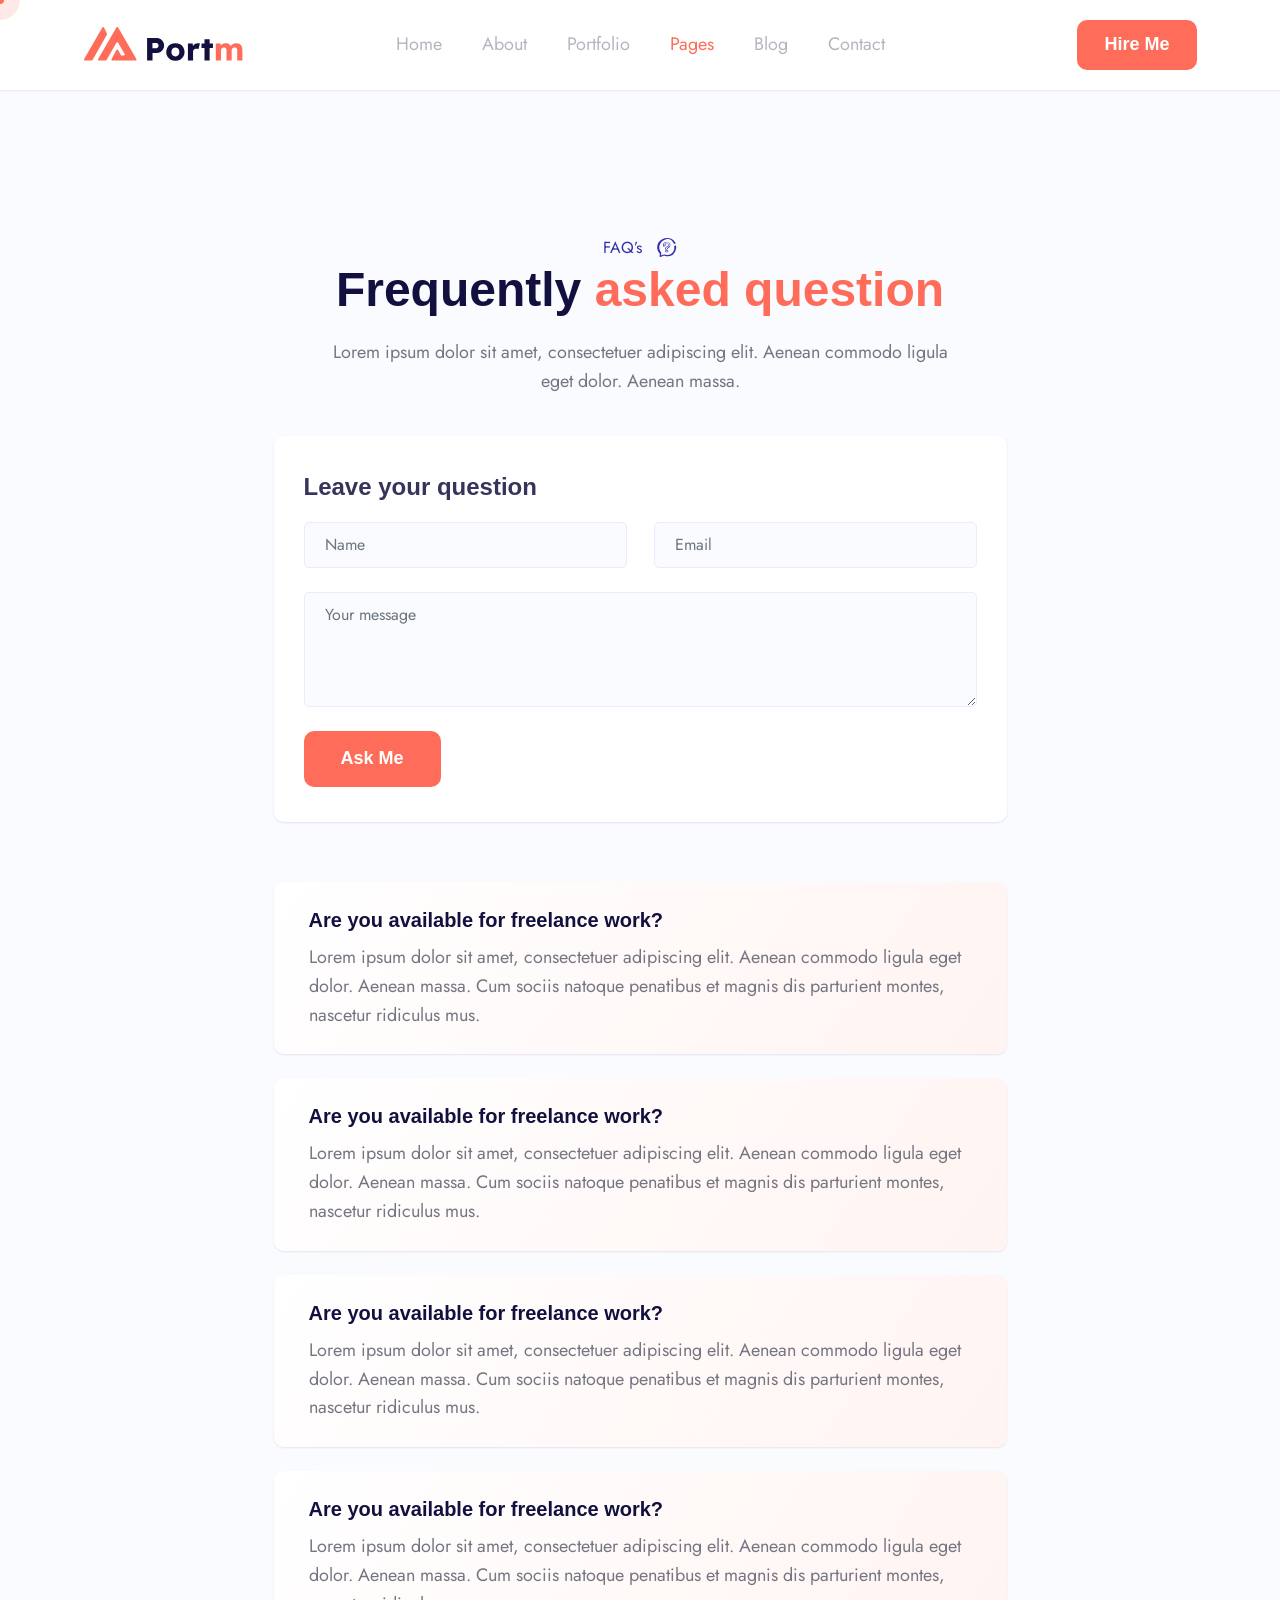
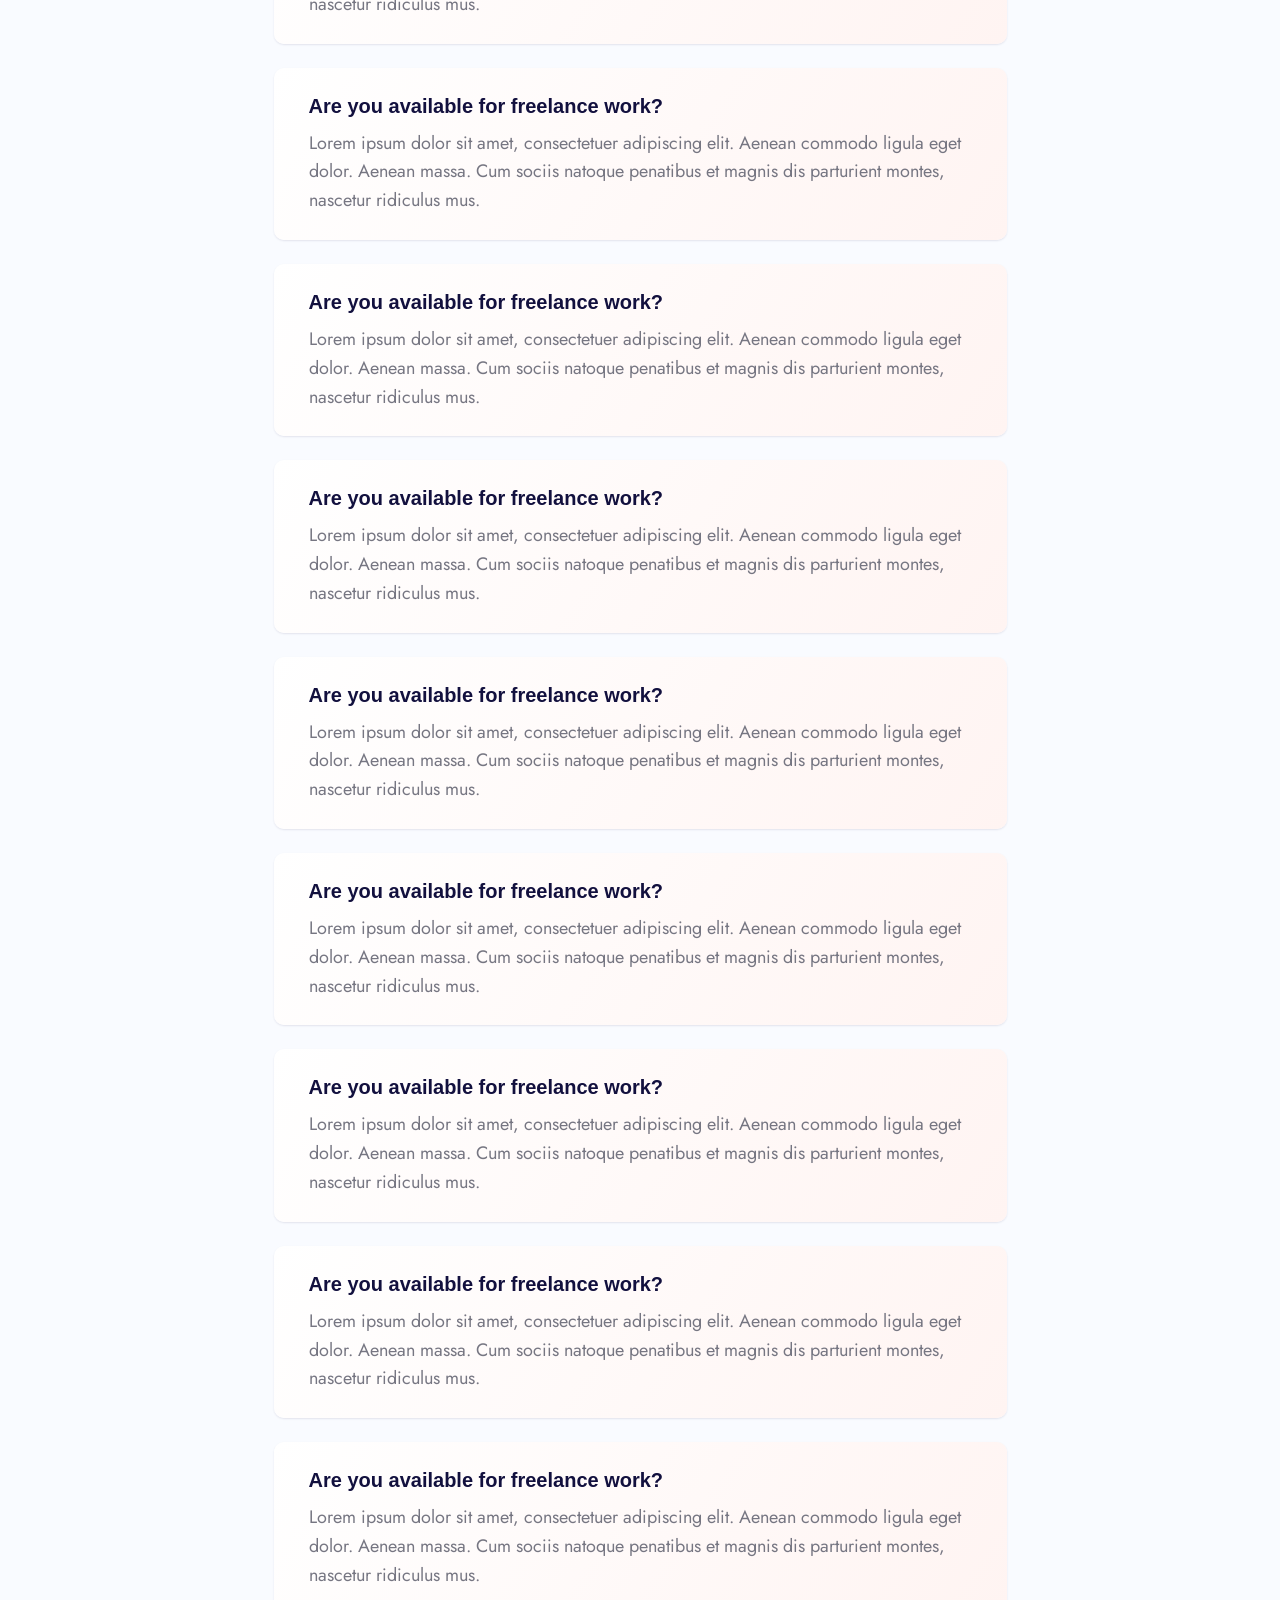
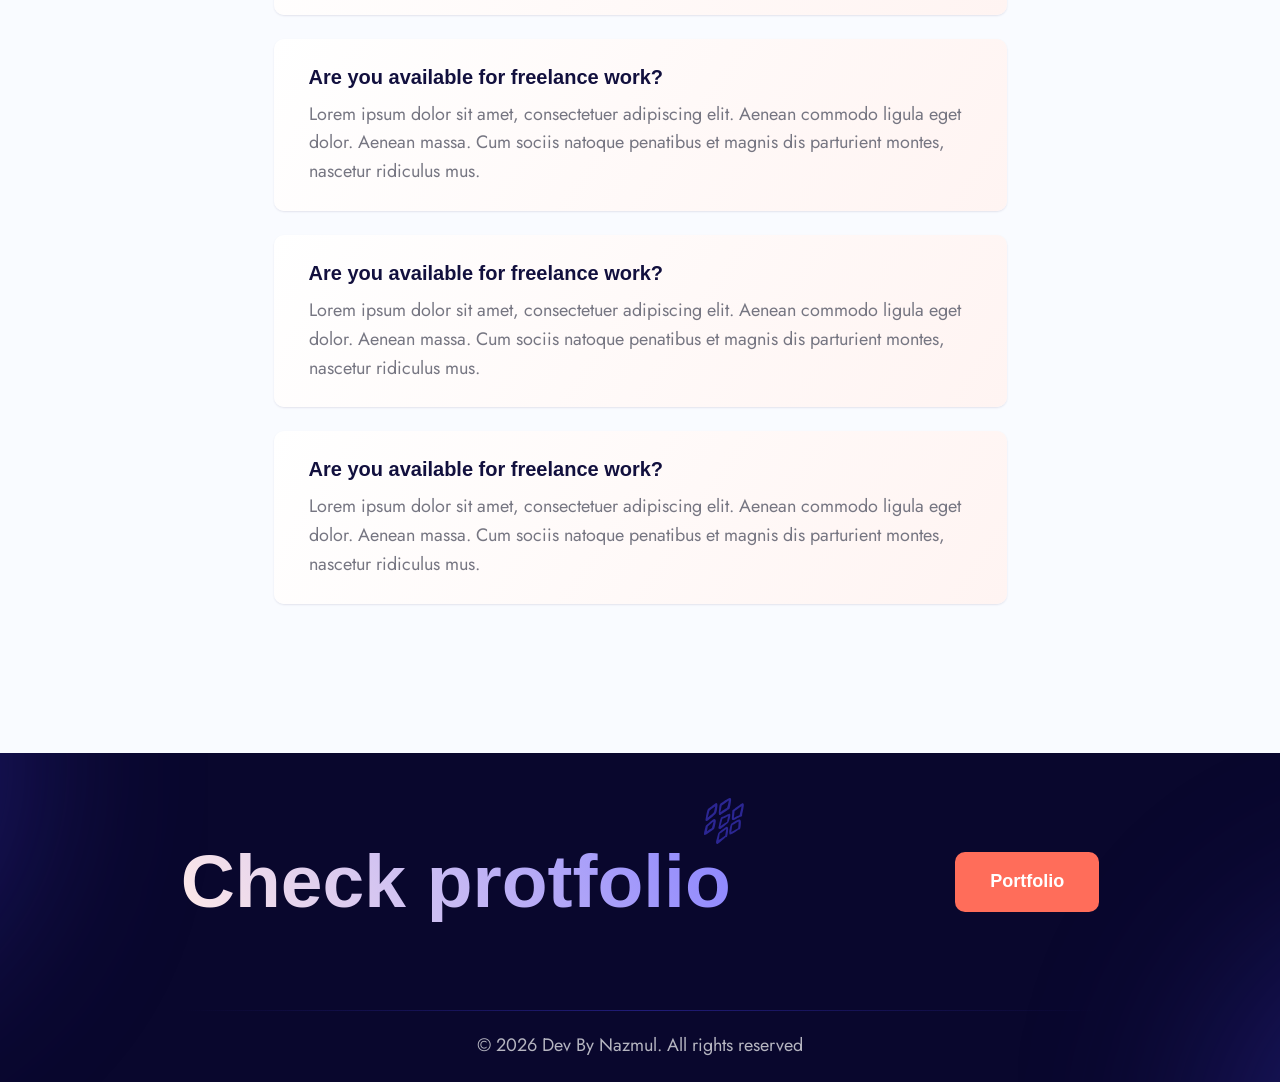
<file: faq.html>
<!DOCTYPE html>
<html class="no-js" lang="en">


<!-- Added by HTTrack --><meta http-equiv="content-type" content="text/html;charset=utf-8" /><!-- /Added by HTTrack -->
<head>
  <!-- Meta Tags -->
  <meta charset="utf-8">
  <meta http-equiv="x-ua-compatible" content="ie=edge">
  <meta name="viewport" content="width=device-width, initial-scale=1">
  <meta name="author" content="Laralink">
  <!-- Favicon Icon -->
  <link rel="icon" href="assets/img/favicon.png">
  <!-- Site Title -->
  <title>Portm - FAQ</title>
  <link rel="stylesheet" href="assets/css/plugins/bootstrap.min.css">
  <link rel="stylesheet" href="assets/css/plugins/fontawesome.min.css">
  <link rel="stylesheet" href="assets/css/plugins/odometer-theme-default.css">
  <link rel="stylesheet" href="assets/css/plugins/select2.min.css">
  <link rel="stylesheet" href="assets/css/plugins/animate.css">
  <link rel="stylesheet" href="assets/css/style.css">
</head>

<body>
  <div class="cs_preloader cs_center">
    <div class="cs_preloader_in"></div>
  </div>
  
  <!-- Start Header Section -->
  <header class="cs_site_header cs_style_1 cs_color_1 cs_sticky_header">
    <div class="cs_main_header">
      <div class="container">
        <div class="cs_main_header_in">
          <div class="cs_main_header_left">
            <a class="cs_site_branding" href="index.html">
              <img src="assets/img/logo2.svg" alt="Logo">
            </a>
          </div>
          <div class="cs_main_header_center">
            <div class="cs_nav">
              <ul class="cs_nav_list">
                <li class="menu-item-has-children"><a href="index.html">Home</a>
                  <ul>
                    <li><a href="index.html">Designer Landing</a></li>
                    <li><a href="home-v2.html">Developer Landing</a></li>
                  </ul>
                </li>
                <li class="menu-item-has-children"><a href="about.html">About</a>
                  <ul>
                    <li><a href="about.html">Designer About</a></li>
                    <li><a href="about-v2.html">Developer About</a></li>
                  </ul>
                </li>
                <li class="menu-item-has-children"><a href="portfolio.html">Portfolio</a>
                  <ul>
                    <li><a href="portfolio.html">Portfolio</a></li>
                    <li><a href="portfolio-details.html">Portfolio Details</a></li>
                  </ul>
                </li>
                <li class="active menu-item-has-children"><a href="#">Pages</a>
                  <ul>
                    <li><a href="testimonial.html">Testimonial</a></li>
                    <li><a href="faq.html">FAQ</a></li>
                    <li><a href="404.html">Error 404</a></li>
                  </ul>
                </li>
                <li class="menu-item-has-children"><a href="blog.html">Blog</a>
                  <ul>
                    <li><a href="blog.html">Blog</a></li>
                    <li><a href="blog-details.html">Blog Details</a></li>
                  </ul>
                </li>
                <li> <a href="contact.html">Contact</a></li>
              </ul>
            </div>
          </div>
          <div class="cs_main_header_right">
            <a href="contact.html" class="cs_btn cs_style_1 cs_primary_font"><span>Hire Me</span></a>
          </div>
        </div>
      </div>
    </div>
  </header>
  <!-- End Header Section -->

  <!-- Main content inside start-->
  <main>
    <section>
      <div class="cs_height_90 cs_height_lg_90"></div>
      <div class="cs_height_145 cs_height_lg_65"></div>
      <div class="container">
        <div class="row">
          <div class="col-lg-8 offset-lg-2">
            <div class="cs_section_heading cs_style_1 text-center">
              <p class="cs_section_subtitle cs_center cs_accent_color_2 cs_font_16 wow fadeInUp" data-wow-duration="0.8s" data-wow-delay="0.2s">
                <span>FAQ’s</span>
                <svg width="20" height="19" viewBox="0 0 20 19" fill="none" xmlns="http://www.w3.org/2000/svg">
                  <path d="M17.7546 7.74905C17.1131 8.09364 17.076 8.18291 17.2611 9.1908C17.878 12.5974 14.8553 18.2114 8.43958 16.6548C6.83568 16.2721 6.51483 16.2975 5.24406 17.012C3.93626 17.7393 3.94864 17.7393 4.12137 16.4889C4.33111 14.8941 4.30639 14.7027 3.76353 13.9499C1.12323 10.3392 2.0856 5.10801 5.82397 2.69659C10.7344 -0.480363 14.5961 1.01242 16.3481 4.66145C16.8416 5.69491 17.1871 5.86077 18.3098 5.63113C18.8157 5.52905 18.8157 5.2356 18.3098 4.38076C14.4482 -2.12626 4.72588 -0.799338 1.49338 4.53386C-0.357295 7.5832 -0.406626 11.6788 2.38172 14.9196C2.8629 15.4809 2.91224 16.0806 2.61613 17.6627C2.32002 19.2576 2.93693 19.3852 5.46618 18.2624L7.0454 17.5606L8.2175 17.8924C10.5863 18.5686 13.0539 18.2496 15.3857 16.9482C16.3605 16.4123 18.1001 14.3837 18.9391 11.2323C19.6423 8.54017 19.1365 7.02184 17.7546 7.74905Z" fill="#342EAD"/>
                  <path fill-rule="evenodd" clip-rule="evenodd" d="M8.99893 4.04285C7.53821 4.24926 6.15685 5.20191 6.02454 7.13897C5.92927 8.58382 5.93986 8.5944 7.3265 8.3139C8.49614 8.07573 8.43262 8.13925 8.43262 7.25011C8.43262 6.49328 8.64432 6.06459 9.22121 5.76821C10.502 5.11723 11.4229 6.832 11.4229 7.37184C11.4229 7.96461 10.9995 8.27685 9.66577 8.6632C8.57552 8.98075 8.22623 9.43063 8.18386 10.5579C8.17328 10.8914 8.13627 11.156 8.09921 11.1983C7.93515 11.3994 8.50672 11.5847 9.11536 11.5318C10.9413 11.3677 10.9148 11.3836 10.8142 10.6955C10.7508 10.2669 10.7931 10.2033 11.2271 10.071C12.275 9.75345 12.873 9.15013 13.1906 8.09162C14.0215 5.36069 12.1956 3.59828 8.99893 4.04285ZM10.7084 4.36041C11.8992 4.53506 13.0107 6.07518 12.8042 7.27658C12.6137 8.38801 12.0103 9.07075 10.809 9.52059C10.2268 9.7376 10.0415 10.0128 10.0363 10.6585V11.0184C9.39059 11.0819 9.34822 11.0819 8.92482 11.1454C8.99893 9.58411 8.89307 9.42531 10.8249 8.74789C12.0369 8.32448 12.3015 7.31363 11.5129 6.13868C10.248 4.25455 6.99307 5.50358 7.61229 7.63647C7.63876 7.73701 7.65464 7.82701 7.64405 7.83759C7.62817 7.85344 6.94013 8.00693 6.88721 8.00693C6.88191 8.00693 6.84487 7.35596 6.81312 7.13367C6.53261 5.22308 8.55967 4.05344 10.7084 4.36041ZM8.69727 12.1351C7.74461 12.5691 7.70755 13.7334 8.63374 14.0669C10.4808 14.7337 12.1533 13.6382 11.1106 12.4474C10.8037 12.0875 9.2371 11.8864 8.69727 12.1351ZM10.0522 12.4527C10.4755 12.5162 10.846 12.8549 10.846 13.1724C10.846 13.7599 9.40648 14.051 8.88781 13.5694C8.63374 13.3312 8.54909 12.2251 10.0522 12.4527Z" fill="#342EAD"/>
                  </svg>
              </p>
              <h2 class="cs_section_title cs_font_48 cs_semi_bold">Frequently <span class="cs_accent_color">asked question</span>
              </h2>
              <div class="cs_height_20 cs_height_lg_20"></div>
              <p class="m-0">Lorem ipsum dolor sit amet, consectetuer adipiscing elit. Aenean commodo ligula<br> eget dolor. Aenean massa. </p>
              <div class="cs_height_40 cs_height_lg_40"></div>
            </div>
            <div class="cs_form cs_style_1 cs_white_bg cs_radius_10">
              <form action="https://portm-html.vercel.app/post">
                <h4 class="cs_form_title cs_font_24 cs_semi_bold">Leave your question</h4>
                <div class="row">
                  <div class="col-lg-6">
                    <input class="form-control" type="text" placeholder="Name" required>
                  </div>
                  <div class="col-lg-6">
                    <input class="form-control" type="text" placeholder="Email" required>
                  </div>
                  <div class="col-lg-12">
                    <textarea class="form-control" placeholder="Your message" required></textarea>
                  </div>
                </div>
                <button type="submit" class="cs_btn cs_style_1 cs_primary_font"><span>Ask Me</span></button>
              </form>
            </div>
            <div class="cs_faq_wrap">
              <div class="cs_faq cs_style_1 cs_radius_10">
                <h4 class="cs_faq_title cs_semi_bold cs_font_20">Are you available for freelance work?</h4>
                <p class="cs_faq_text m-0">Lorem ipsum dolor sit amet, consectetuer adipiscing elit. Aenean commodo ligula eget dolor. Aenean massa. Cum sociis natoque penatibus et magnis dis parturient montes, nascetur ridiculus mus.</p>
              </div>
              <div class="cs_faq cs_style_1 cs_radius_10">
                <h4 class="cs_faq_title cs_semi_bold cs_font_20">Are you available for freelance work?</h4>
                <p class="cs_faq_text m-0">Lorem ipsum dolor sit amet, consectetuer adipiscing elit. Aenean commodo ligula eget dolor. Aenean massa. Cum sociis natoque penatibus et magnis dis parturient montes, nascetur ridiculus mus.</p>
              </div>
              <div class="cs_faq cs_style_1 cs_radius_10">
                <h4 class="cs_faq_title cs_semi_bold cs_font_20">Are you available for freelance work?</h4>
                <p class="cs_faq_text m-0">Lorem ipsum dolor sit amet, consectetuer adipiscing elit. Aenean commodo ligula eget dolor. Aenean massa. Cum sociis natoque penatibus et magnis dis parturient montes, nascetur ridiculus mus.</p>
              </div>
              <div class="cs_faq cs_style_1 cs_radius_10">
                <h4 class="cs_faq_title cs_semi_bold cs_font_20">Are you available for freelance work?</h4>
                <p class="cs_faq_text m-0">Lorem ipsum dolor sit amet, consectetuer adipiscing elit. Aenean commodo ligula eget dolor. Aenean massa. Cum sociis natoque penatibus et magnis dis parturient montes, nascetur ridiculus mus.</p>
              </div>
              <div class="cs_faq cs_style_1 cs_radius_10">
                <h4 class="cs_faq_title cs_semi_bold cs_font_20">Are you available for freelance work?</h4>
                <p class="cs_faq_text m-0">Lorem ipsum dolor sit amet, consectetuer adipiscing elit. Aenean commodo ligula eget dolor. Aenean massa. Cum sociis natoque penatibus et magnis dis parturient montes, nascetur ridiculus mus.</p>
              </div>
              <div class="cs_faq cs_style_1 cs_radius_10">
                <h4 class="cs_faq_title cs_semi_bold cs_font_20">Are you available for freelance work?</h4>
                <p class="cs_faq_text m-0">Lorem ipsum dolor sit amet, consectetuer adipiscing elit. Aenean commodo ligula eget dolor. Aenean massa. Cum sociis natoque penatibus et magnis dis parturient montes, nascetur ridiculus mus.</p>
              </div>
              <div class="cs_faq cs_style_1 cs_radius_10">
                <h4 class="cs_faq_title cs_semi_bold cs_font_20">Are you available for freelance work?</h4>
                <p class="cs_faq_text m-0">Lorem ipsum dolor sit amet, consectetuer adipiscing elit. Aenean commodo ligula eget dolor. Aenean massa. Cum sociis natoque penatibus et magnis dis parturient montes, nascetur ridiculus mus.</p>
              </div>
              <div class="cs_faq cs_style_1 cs_radius_10">
                <h4 class="cs_faq_title cs_semi_bold cs_font_20">Are you available for freelance work?</h4>
                <p class="cs_faq_text m-0">Lorem ipsum dolor sit amet, consectetuer adipiscing elit. Aenean commodo ligula eget dolor. Aenean massa. Cum sociis natoque penatibus et magnis dis parturient montes, nascetur ridiculus mus.</p>
              </div>
              <div class="cs_faq cs_style_1 cs_radius_10">
                <h4 class="cs_faq_title cs_semi_bold cs_font_20">Are you available for freelance work?</h4>
                <p class="cs_faq_text m-0">Lorem ipsum dolor sit amet, consectetuer adipiscing elit. Aenean commodo ligula eget dolor. Aenean massa. Cum sociis natoque penatibus et magnis dis parturient montes, nascetur ridiculus mus.</p>
              </div>
              <div class="cs_faq cs_style_1 cs_radius_10">
                <h4 class="cs_faq_title cs_semi_bold cs_font_20">Are you available for freelance work?</h4>
                <p class="cs_faq_text m-0">Lorem ipsum dolor sit amet, consectetuer adipiscing elit. Aenean commodo ligula eget dolor. Aenean massa. Cum sociis natoque penatibus et magnis dis parturient montes, nascetur ridiculus mus.</p>
              </div>
              <div class="cs_faq cs_style_1 cs_radius_10">
                <h4 class="cs_faq_title cs_semi_bold cs_font_20">Are you available for freelance work?</h4>
                <p class="cs_faq_text m-0">Lorem ipsum dolor sit amet, consectetuer adipiscing elit. Aenean commodo ligula eget dolor. Aenean massa. Cum sociis natoque penatibus et magnis dis parturient montes, nascetur ridiculus mus.</p>
              </div>
              <div class="cs_faq cs_style_1 cs_radius_10">
                <h4 class="cs_faq_title cs_semi_bold cs_font_20">Are you available for freelance work?</h4>
                <p class="cs_faq_text m-0">Lorem ipsum dolor sit amet, consectetuer adipiscing elit. Aenean commodo ligula eget dolor. Aenean massa. Cum sociis natoque penatibus et magnis dis parturient montes, nascetur ridiculus mus.</p>
              </div>
              <div class="cs_faq cs_style_1 cs_radius_10">
                <h4 class="cs_faq_title cs_semi_bold cs_font_20">Are you available for freelance work?</h4>
                <p class="cs_faq_text m-0">Lorem ipsum dolor sit amet, consectetuer adipiscing elit. Aenean commodo ligula eget dolor. Aenean massa. Cum sociis natoque penatibus et magnis dis parturient montes, nascetur ridiculus mus.</p>
              </div>
              <div class="cs_faq cs_style_1 cs_radius_10">
                <h4 class="cs_faq_title cs_semi_bold cs_font_20">Are you available for freelance work?</h4>
                <p class="cs_faq_text m-0">Lorem ipsum dolor sit amet, consectetuer adipiscing elit. Aenean commodo ligula eget dolor. Aenean massa. Cum sociis natoque penatibus et magnis dis parturient montes, nascetur ridiculus mus.</p>
              </div>
              <div class="cs_faq cs_style_1 cs_radius_10">
                <h4 class="cs_faq_title cs_semi_bold cs_font_20">Are you available for freelance work?</h4>
                <p class="cs_faq_text m-0">Lorem ipsum dolor sit amet, consectetuer adipiscing elit. Aenean commodo ligula eget dolor. Aenean massa. Cum sociis natoque penatibus et magnis dis parturient montes, nascetur ridiculus mus.</p>
              </div>
            </div>
          </div>
        </div>
      </div>
      <div class="cs_height_125 cs_height_lg_55"></div>
    </section>
  </main>
  <!-- Main content inside end-->

  <!-- Start Footer -->
  <footer class="cs_footer cs_style_1 cs_filled_bg position-relative" data-src="assets/img/bg/footer_bg.svg">
    <div class="position-absolute cs_footer_shape_1">
      <img src="assets/img/footer_shape.svg" alt="">
    </div>
    <div class="container">
      <div class="cs_footer_cta">
        <h2 class="cs_font_92 cs_gradient_text_2 cs_semi_bold">Check protfolio</h2>
        <a href="portfolio.html" class="cs_btn cs_style_1 cs_primary_font"><span>Portfolio</span></a>
      </div>
      <div class="cs_copyright">© 2026 <a href="#">Dev By Nazmul</a>. All rights reserved</div>
    </div>
  </footer>
  <!-- End Footer -->

  <!-- Script -->
  <script src="assets/js/plugins/jquery-3.6.0.min.js"></script>
  <script src="assets/js/plugins/gsap.min.js"></script>
  <script src="assets/js/plugins/isotope.pkg.min.js"></script>
  <script src="assets/js/plugins/odometer.min.js"></script>
  <script src="assets/js/plugins/wow.min.js"></script>
  <script src="assets/js/main.js"></script>
</body>

</html>
</file>
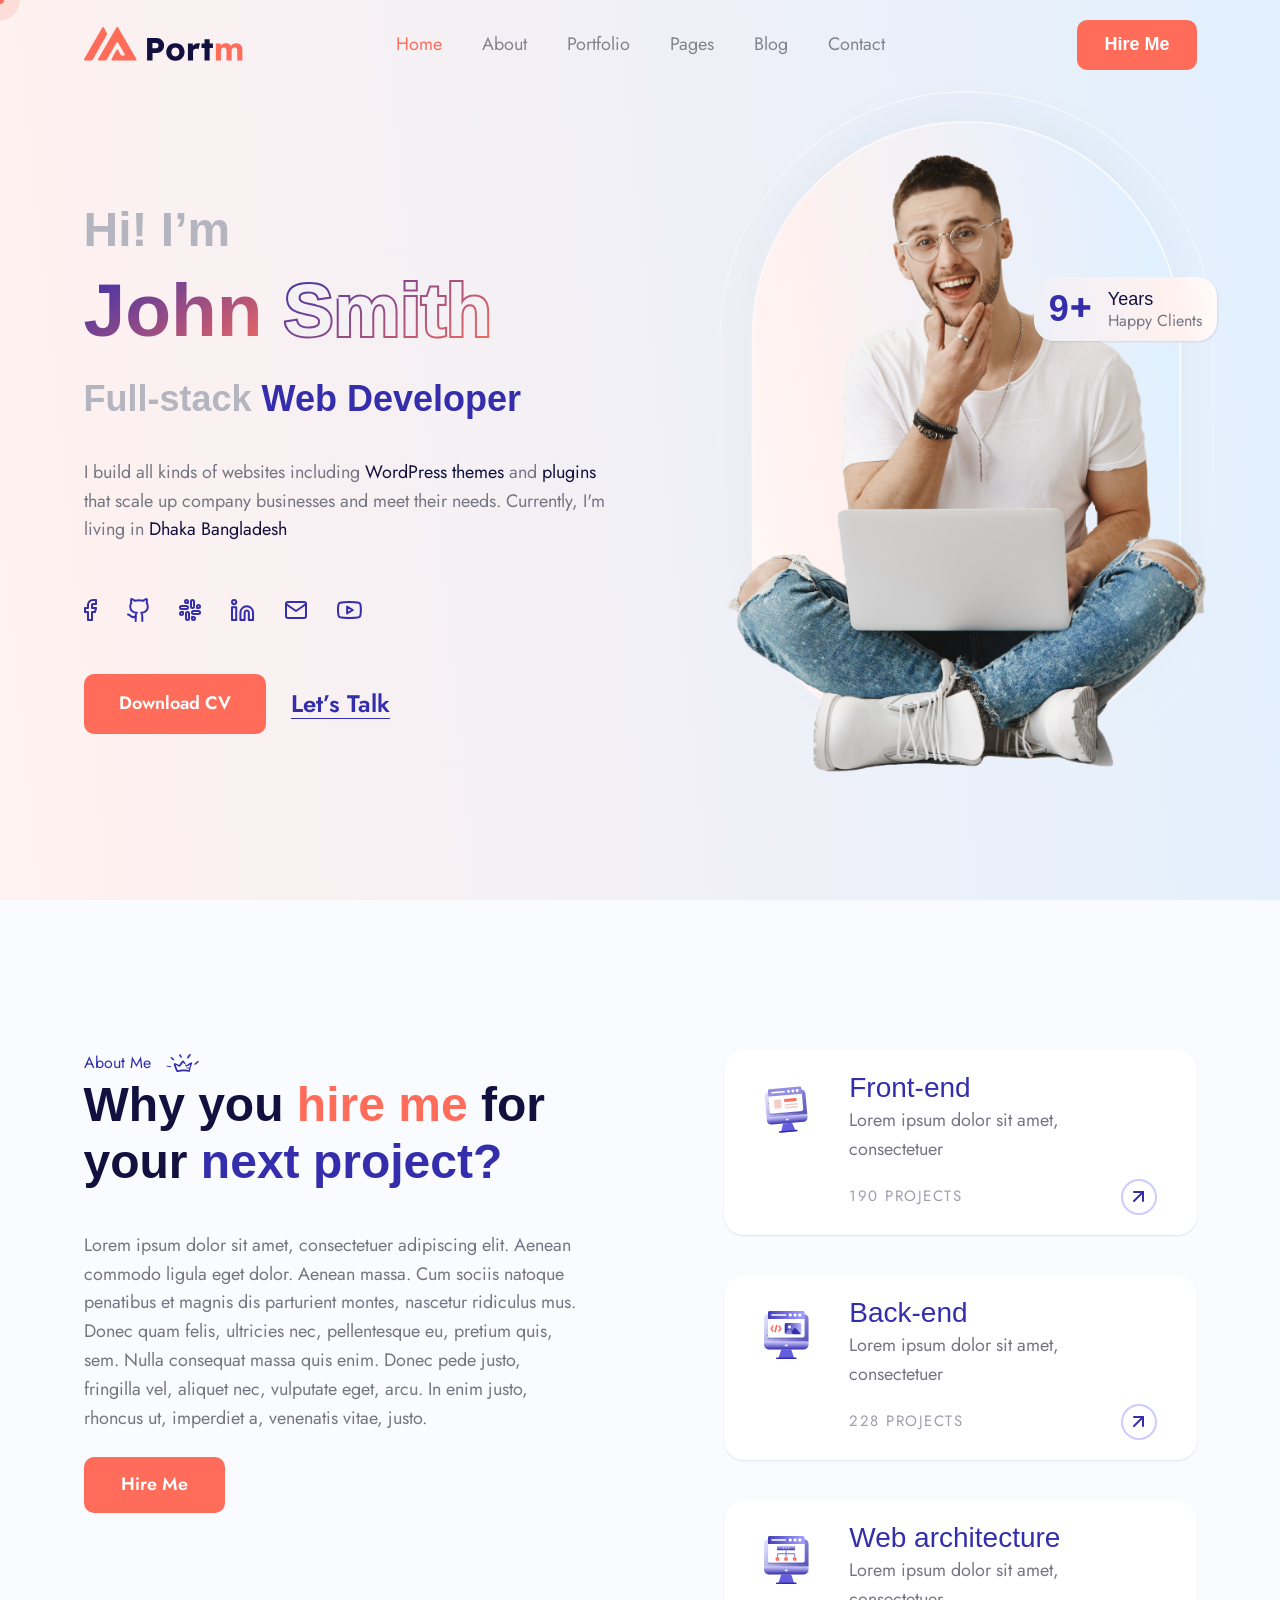
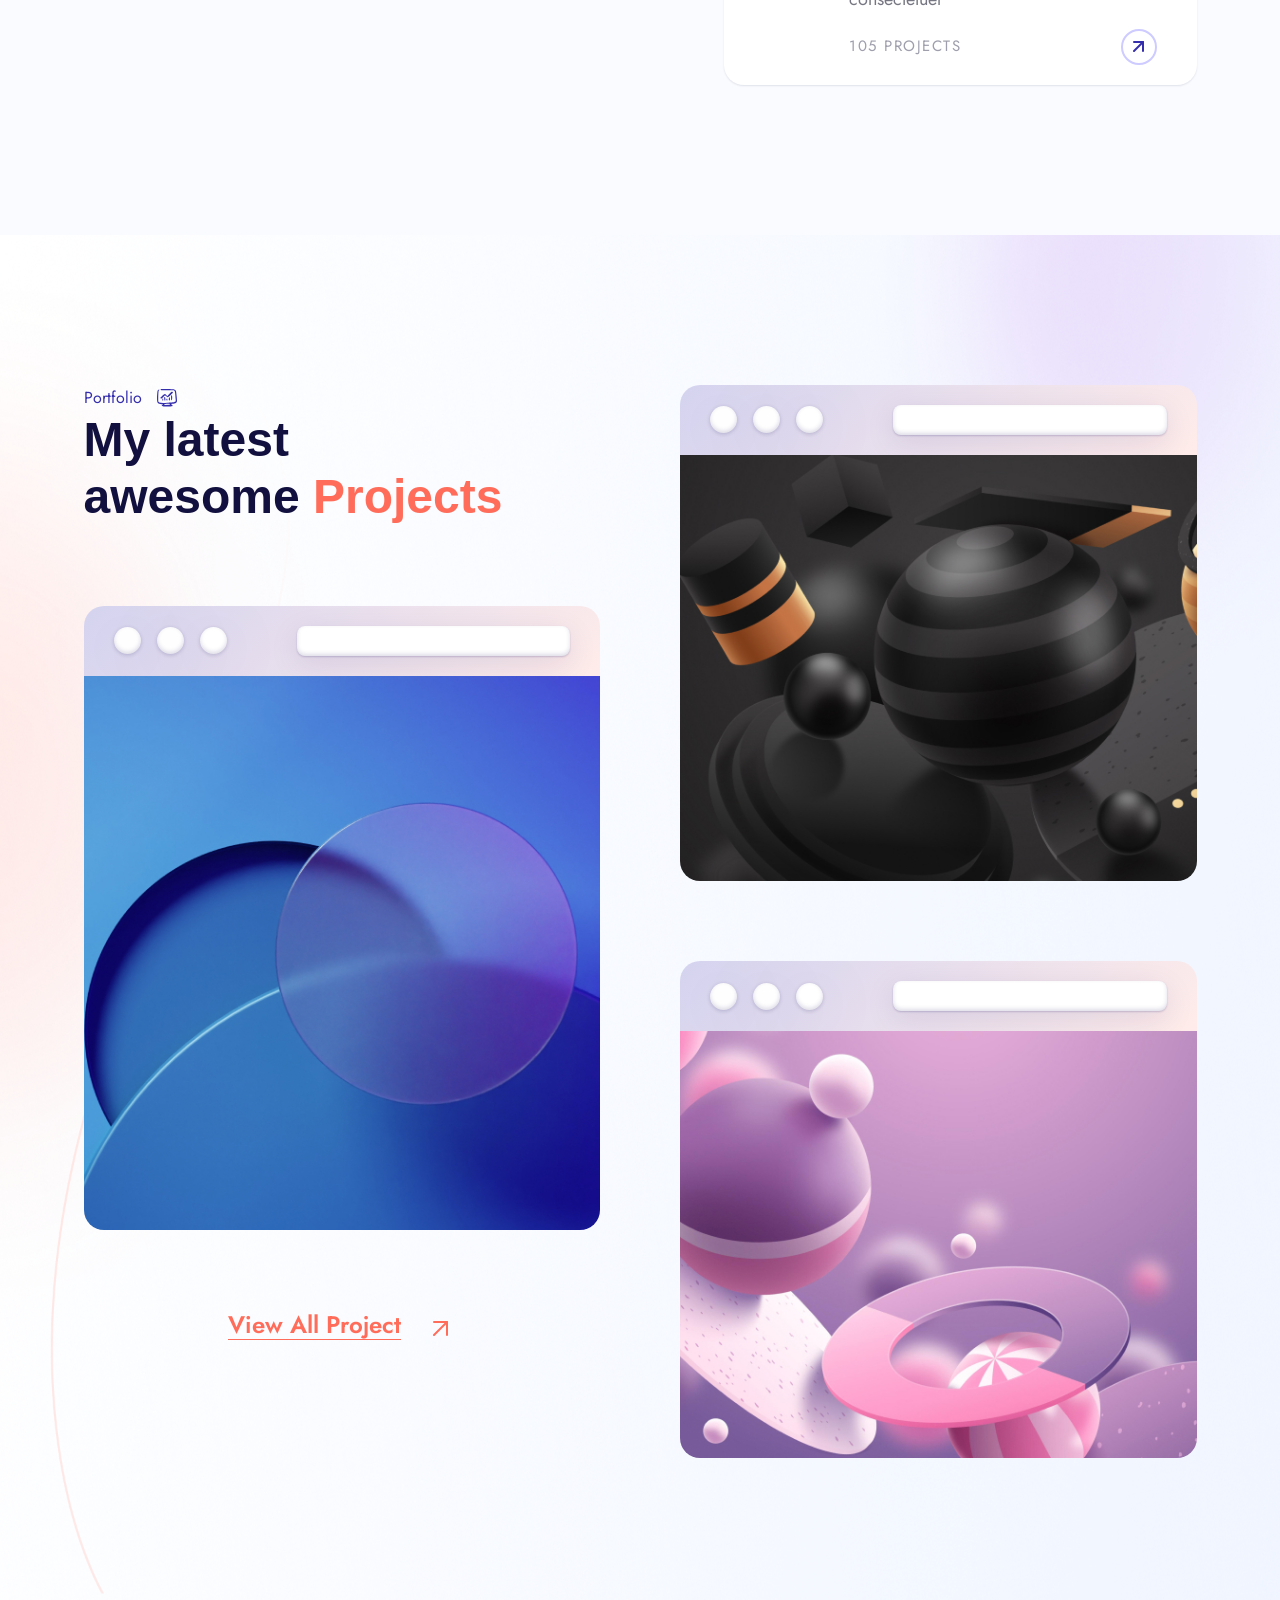
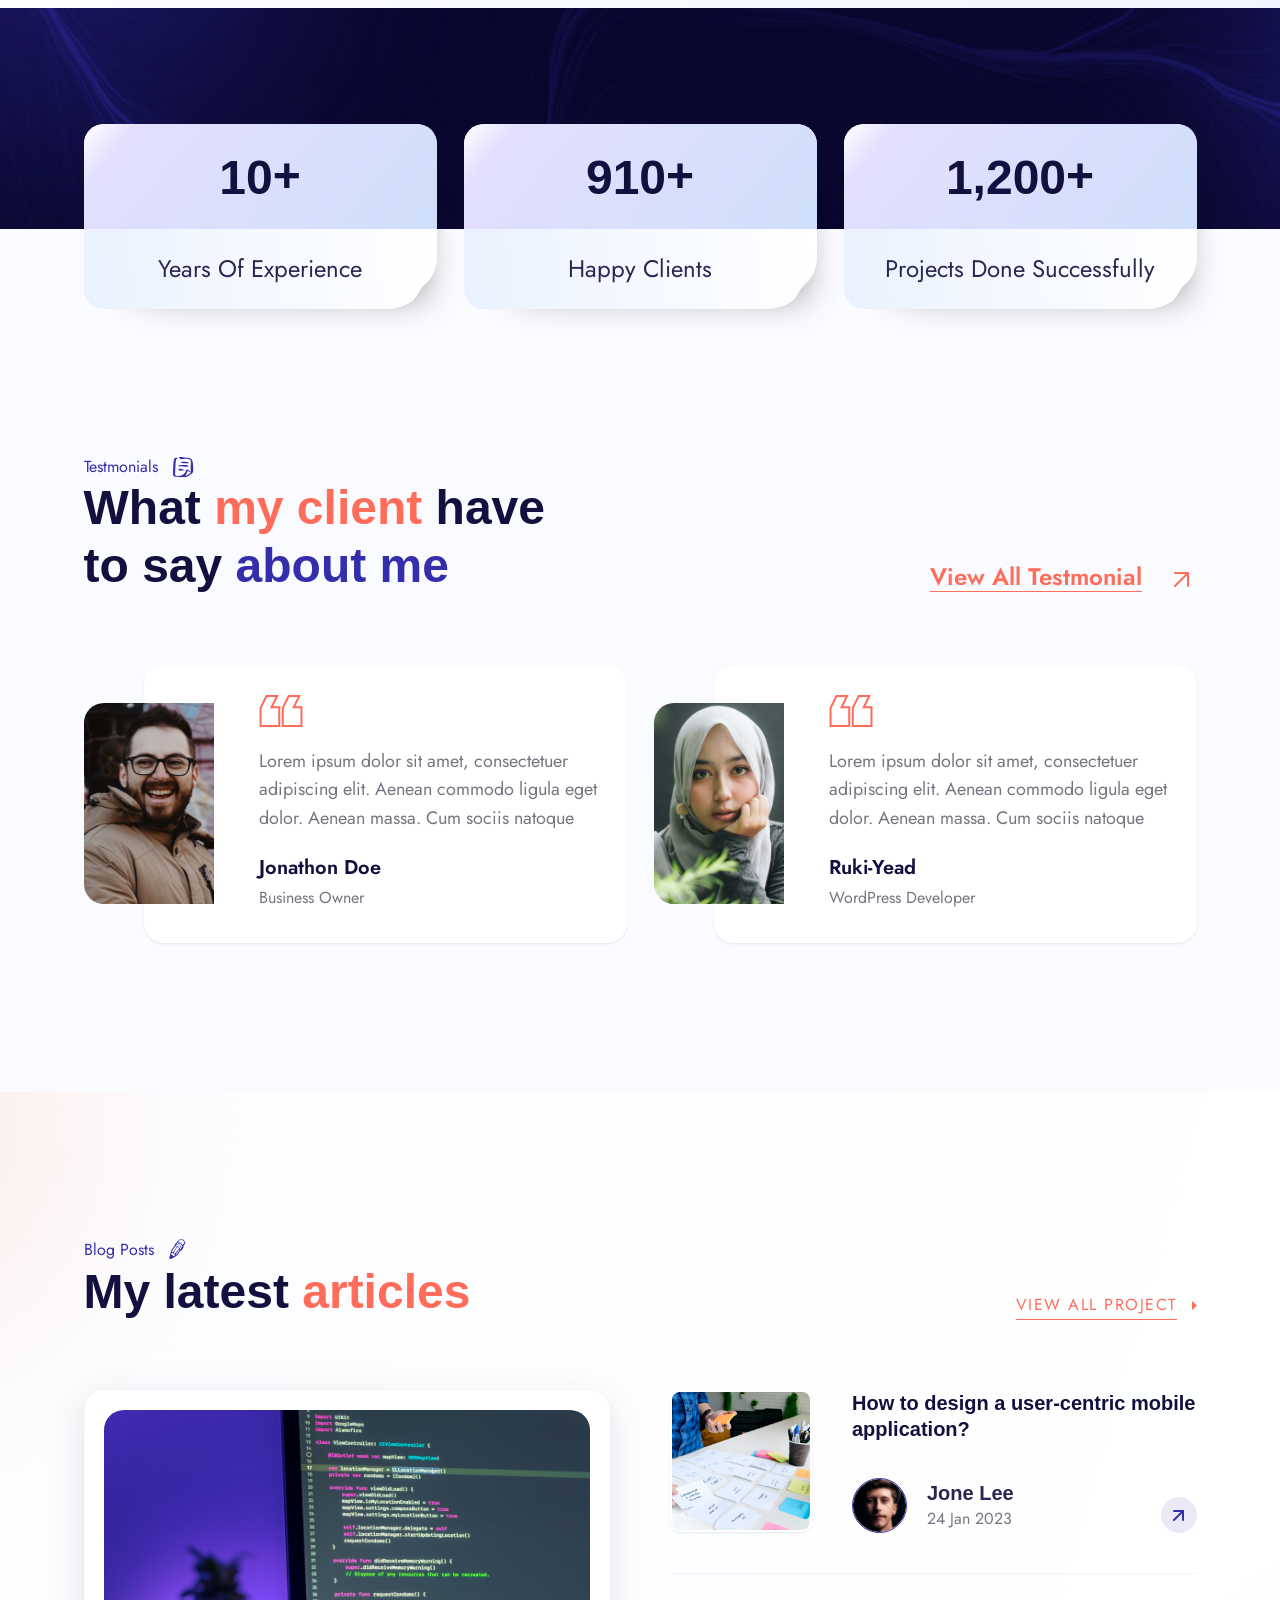
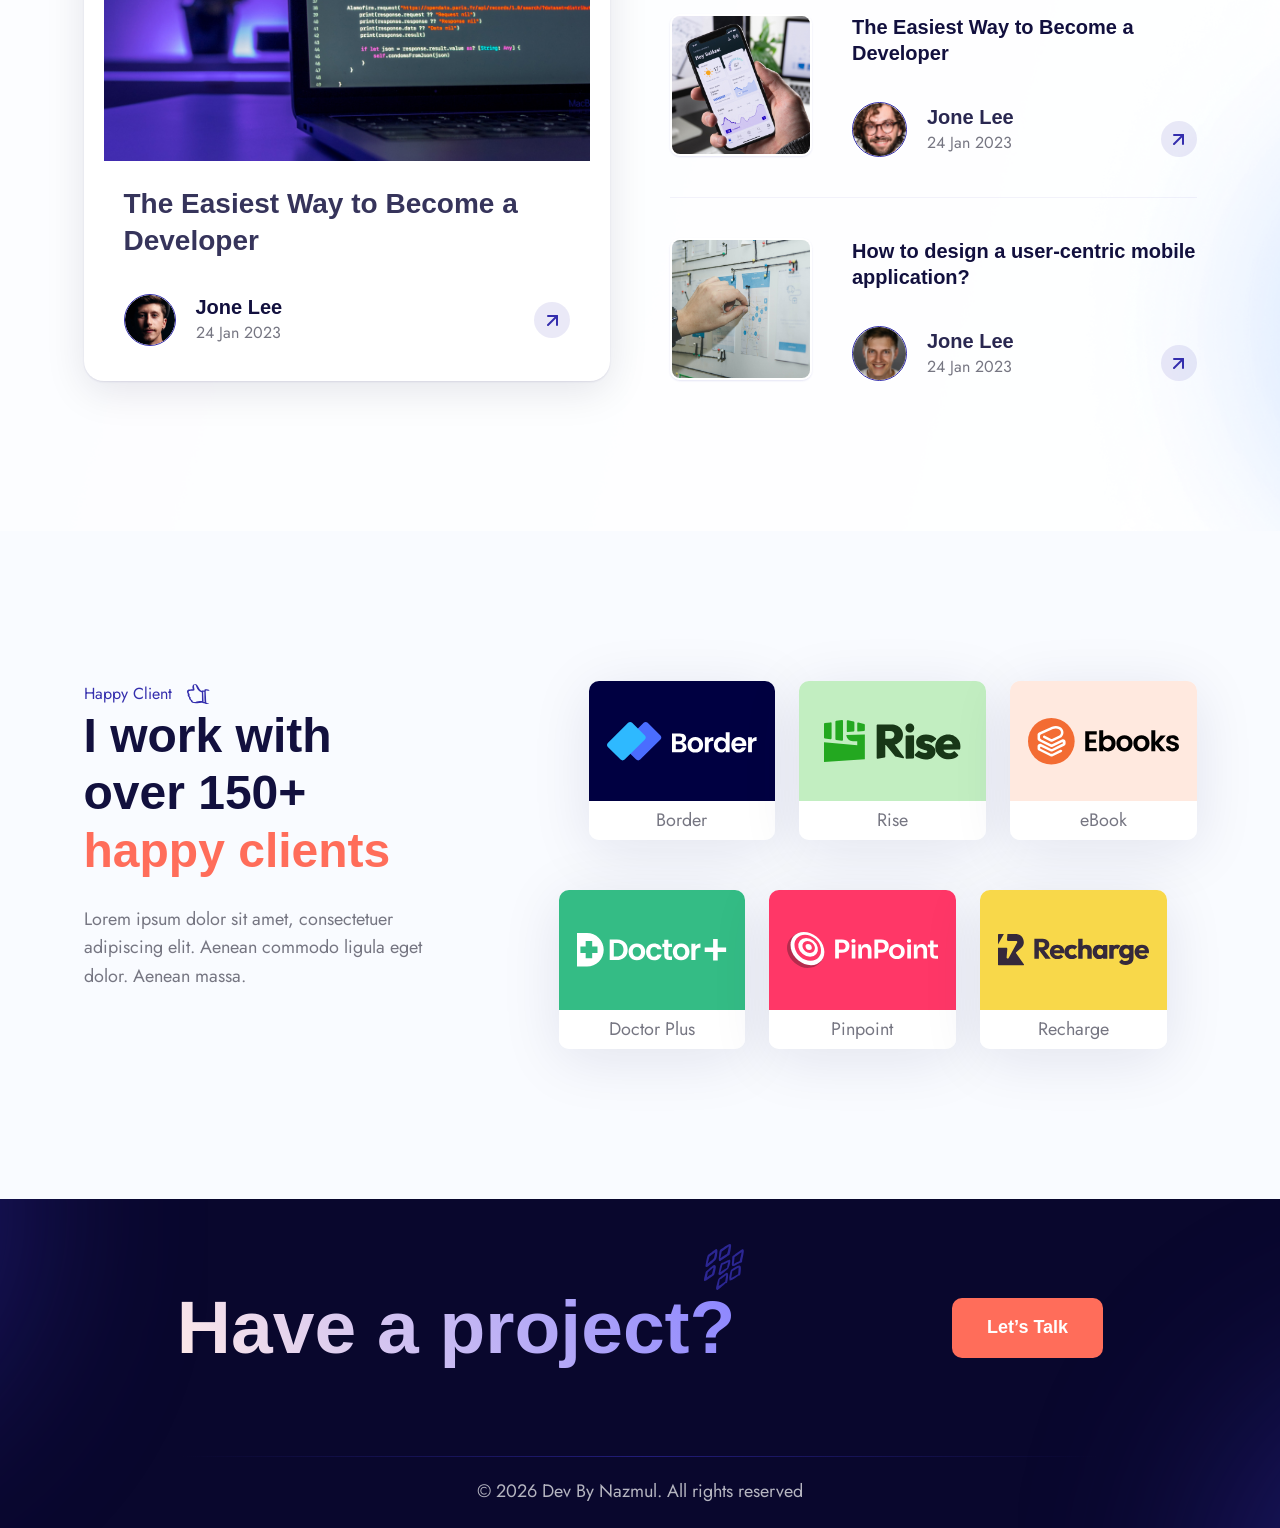
<file: home-v2.html>
<!DOCTYPE html>
<html class="no-js" lang="en">


<!-- Added by HTTrack --><meta http-equiv="content-type" content="text/html;charset=utf-8" /><!-- /Added by HTTrack -->
<head>
  <!-- Meta Tags -->
  <meta charset="utf-8">
  <meta http-equiv="x-ua-compatible" content="ie=edge">
  <meta name="viewport" content="width=device-width, initial-scale=1">
  <meta name="author" content="Laralink">
  <!-- Favicon Icon -->
  <link rel="icon" href="assets/img/favicon.png">
  <!-- Site Title -->
  <title>Portm - Personal Portfolio Template</title>
  <link rel="stylesheet" href="assets/css/plugins/bootstrap.min.css">
  <link rel="stylesheet" href="assets/css/plugins/fontawesome.min.css">
  <link rel="stylesheet" href="assets/css/plugins/odometer-theme-default.css">
  <link rel="stylesheet" href="assets/css/plugins/select2.min.css">
  <link rel="stylesheet" href="assets/css/plugins/animate.css">
  <link rel="stylesheet" href="assets/css/style.css">
</head>

<body>
  <div class="cs_preloader cs_center">
    <div class="cs_preloader_in"></div>
  </div>
  
  <!-- Start Header Section -->
  <header class="cs_site_header cs_style_1 cs_sticky_header cs_color_2">
    <div class="cs_main_header">
      <div class="container">
        <div class="cs_main_header_in">
          <div class="cs_main_header_left">
            <a class="cs_site_branding" href="home-v2.html">
              <img src="assets/img/logo2.svg" alt="Logo">
            </a>
          </div>
          <div class="cs_main_header_center">
            <div class="cs_nav">
              <ul class="cs_nav_list">
                <li class="active menu-item-has-children"><a href="index.html">Home</a>
                  <ul>
                    <li><a href="index.html">Designer Landing</a></li>
                    <li><a href="home-v2.html">Developer Landing</a></li>
                  </ul>
                </li>
                <li class="menu-item-has-children"><a href="about.html">About</a>
                  <ul>
                    <li><a href="about.html">Designer About</a></li>
                    <li><a href="about-v2.html">Developer About</a></li>
                  </ul>
                </li>
                <li class="menu-item-has-children"><a href="portfolio.html">Portfolio</a>
                  <ul>
                    <li><a href="portfolio.html">Portfolio</a></li>
                    <li><a href="portfolio-details.html">Portfolio Details</a></li>
                  </ul>
                </li>
                <li class="menu-item-has-children"><a href="#">Pages</a>
                  <ul>
                    <li><a href="testimonial.html">Testimonial</a></li>
                    <li><a href="faq.html">FAQ</a></li>
                    <li><a href="404.html">Error 404</a></li>
                  </ul>
                </li>
                <li class="menu-item-has-children"><a href="blog.html">Blog</a>
                  <ul>
                    <li><a href="blog.html">Blog</a></li>
                    <li><a href="blog-details.html">Blog Details</a></li>
                  </ul>
                </li>
                <li> <a href="contact.html">Contact</a></li>
              </ul>
            </div>
          </div>
          <div class="cs_main_header_right">
            <a href="contact.html" class="cs_btn cs_style_1 cs_primary_font"><span>Hire Me</span></a>
          </div>
        </div>
      </div>
    </div>
  </header>
  <!-- End Header Section -->

  <!-- Main content inside start-->
  <main>
    <!-- Start Hero Section -->
    <section class="cs_hero cs_style_2 cs_filled_bg" data-src="assets/img/bg/hero_bg_2.svg">
      <div class="container">
        <div class="row align-items-center">
          <div class="col-lg-6">
            <div class="cs_hero_info cs_pr_20">
              <h4 class="cs_hero_meta cs_font_48 cs_white_blue_text_2 cs_semi_bold cs_primary_font mb-0">Hi! I’m<br>
              </h4>
              <h1 class="cs_hero_title cs_font_92 cs_black wow fadeInLeft" data-wow-duration="0.8s" data-wow-delay="0.2s"><span class="cs_gradient_text">John </span><span
                  class="cs_gradient_border_text">Smith</span></h1>
              <h4 class="cs_hero_subtitle cs_font_36 cs_semi_bold cs_primary_font cs_white_blue_text_2">Full-stack
                <span class="cs_accent_color_2">Web Developer</span>
              </h4>
              <p class="cs_hero_text">I build all kinds of websites including <span class="cs_primary_color">WordPress
                  themes</span> and <span class="cs_primary_color">plugins</span> that scale up company businesses and
                meet their needs. Currently, I'm living in <span class="cs_primary_color">Dhaka Bangladesh</span></p>
              <div class="cs_social_btns d-flex">
                <a class="cs_accent_color_2" href="#">
                  <svg width="13" height="22" viewBox="0 0 13 22" fill="none" xmlns="http://www.w3.org/2000/svg">
                    <path
                      d="M12 1H9C7.67392 1 6.40215 1.52678 5.46447 2.46447C4.52678 3.40215 4 4.67392 4 6V9H1V13H4V21H8V13H11L12 9H8V6C8 5.73478 8.10536 5.48043 8.29289 5.29289C8.48043 5.10536 8.73478 5 9 5H12V1Z"
                      stroke="currentColor" stroke-width="2" stroke-linecap="round" stroke-linejoin="round" />
                  </svg>
                </a>
                <a class="cs_accent_color_2" href="#">
                  <svg width="22" height="24" viewBox="0 0 22 24" fill="none" xmlns="http://www.w3.org/2000/svg">
                    <path
                      d="M15.3002 23V18.6C15.4532 17.222 15.0581 15.8391 14.2002 14.75C17.5002 14.75 20.8002 12.55 20.8002 8.7C20.8882 7.325 20.5032 5.972 19.7002 4.85C20.0082 3.585 20.0082 2.265 19.7002 1C19.7002 1 18.6002 1 16.4002 2.65C13.4962 2.1 10.5042 2.1 7.60016 2.65C5.40016 1 4.30016 1 4.30016 1C3.97016 2.265 3.97016 3.585 4.30016 4.85C3.49922 5.96747 3.11048 7.32807 3.20016 8.7C3.20016 12.55 6.50016 14.75 9.80016 14.75C9.37116 15.289 9.05216 15.905 8.86516 16.565C8.67816 17.225 8.62316 17.918 8.70016 18.6V23"
                      stroke="currentColor" stroke-width="2" stroke-linecap="round" stroke-linejoin="round" />
                    <path d="M8.7 18.5999C3.739 20.7999 3.2 16.3999 1 16.3999" stroke="currentColor" stroke-width="2"
                      stroke-linecap="round" stroke-linejoin="round" />
                  </svg>
                </a>
                <a class="cs_accent_color_2" href="#">
                  <svg width="22" height="22" viewBox="0 0 22 22" fill="none" xmlns="http://www.w3.org/2000/svg">
                    <path
                      d="M13.5 9C12.67 9 12 8.33 12 7.5V2.5C12 1.67 12.67 1 13.5 1C14.33 1 15 1.67 15 2.5V7.5C15 8.33 14.33 9 13.5 9Z"
                      stroke="currentColor" stroke-width="2" stroke-linecap="round" stroke-linejoin="round" />
                    <path d="M19.5 9H18V7.5C18 6.67 18.67 6 19.5 6C20.33 6 21 6.67 21 7.5C21 8.33 20.33 9 19.5 9Z"
                      stroke="currentColor" stroke-width="2" stroke-linecap="round" stroke-linejoin="round" />
                    <path
                      d="M8.5 13C9.33 13 10 13.67 10 14.5V19.5C10 20.33 9.33 21 8.5 21C7.67 21 7 20.33 7 19.5V14.5C7 13.67 7.67 13 8.5 13Z"
                      stroke="currentColor" stroke-width="2" stroke-linecap="round" stroke-linejoin="round" />
                    <path d="M2.5 13H4V14.5C4 15.33 3.33 16 2.5 16C1.67 16 1 15.33 1 14.5C1 13.67 1.67 13 2.5 13Z"
                      stroke="currentColor" stroke-width="2" stroke-linecap="round" stroke-linejoin="round" />
                    <path
                      d="M13 13.5C13 12.67 13.67 12 14.5 12H19.5C20.33 12 21 12.67 21 13.5C21 14.33 20.33 15 19.5 15H14.5C13.67 15 13 14.33 13 13.5Z"
                      stroke="currentColor" stroke-width="2" stroke-linecap="round" stroke-linejoin="round" />
                    <path
                      d="M14.5 18H13V19.5C13 20.33 13.67 21 14.5 21C15.33 21 16 20.33 16 19.5C16 18.67 15.33 18 14.5 18Z"
                      stroke="currentColor" stroke-width="2" stroke-linecap="round" stroke-linejoin="round" />
                    <path
                      d="M9 8.5C9 7.67 8.33 7 7.5 7H2.5C1.67 7 1 7.67 1 8.5C1 9.33 1.67 10 2.5 10H7.5C8.33 10 9 9.33 9 8.5Z"
                      stroke="currentColor" stroke-width="2" stroke-linecap="round" stroke-linejoin="round" />
                    <path d="M7.5 4H9V2.5C9 1.67 8.33 1 7.5 1C6.67 1 6 1.67 6 2.5C6 3.33 6.67 4 7.5 4Z"
                      stroke="currentColor" stroke-width="2" stroke-linecap="round" stroke-linejoin="round" />
                  </svg>

                </a>
                <a class="cs_accent_color_2" href="#">
                  <svg width="24" height="22" viewBox="0 0 24 22" fill="none" xmlns="http://www.w3.org/2000/svg">
                    <path
                      d="M15.7367 7.3158C17.4117 7.3158 19.0182 7.98121 20.2026 9.16565C21.3871 10.3501 22.0525 11.9565 22.0525 13.6316V21H17.842V13.6316C17.842 13.0732 17.6201 12.5378 17.2253 12.1429C16.8305 11.7481 16.295 11.5263 15.7367 11.5263C15.1783 11.5263 14.6429 11.7481 14.248 12.1429C13.8532 12.5378 13.6314 13.0732 13.6314 13.6316V21H9.4209V13.6316C9.4209 11.9565 10.0863 10.3501 11.2708 9.16565C12.4552 7.98121 14.0616 7.3158 15.7367 7.3158Z"
                      stroke="currentColor" stroke-width="2" stroke-linecap="round" stroke-linejoin="round" />
                    <path d="M5.21053 8.36841H1V21H5.21053V8.36841Z" stroke="currentColor" stroke-width="2"
                      stroke-linecap="round" stroke-linejoin="round" />
                    <path
                      d="M3.10526 5.21053C4.26797 5.21053 5.21053 4.26797 5.21053 3.10526C5.21053 1.94256 4.26797 1 3.10526 1C1.94256 1 1 1.94256 1 3.10526C1 4.26797 1.94256 5.21053 3.10526 5.21053Z"
                      stroke="currentColor" stroke-width="2" stroke-linecap="round" stroke-linejoin="round" />
                  </svg>

                </a>
                <a class="cs_accent_color_2" href="#">
                  <svg width="22" height="18" viewBox="0 0 22 18" fill="none" xmlns="http://www.w3.org/2000/svg">
                    <path
                      d="M3 1H19C20.1 1 21 1.9 21 3V15C21 16.1 20.1 17 19 17H3C1.9 17 1 16.1 1 15V3C1 1.9 1.9 1 3 1Z"
                      stroke="currentColor" stroke-width="2" stroke-linecap="round" stroke-linejoin="round" />
                    <path d="M21 3L11 10L1 3" stroke="currentColor" stroke-width="2" stroke-linecap="round"
                      stroke-linejoin="round" />
                  </svg>

                </a>
                <a class="cs_accent_color_2" href="#">
                  <svg width="25" height="18" viewBox="0 0 25 18" fill="none" xmlns="http://www.w3.org/2000/svg">
                    <path
                      d="M12.4286 17C9.8 17 5.11429 16.7714 3.17143 16.3143C2.37143 16.0857 1.8 15.5143 1.57143 14.7143C1.22857 13.4571 1 10.8286 1 9C1 7.17143 1.22857 4.54286 1.57143 3.28571C1.8 2.48571 2.37143 1.91429 3.17143 1.68571C5.11429 1.22857 9.8 1 12.4286 1C15.0571 1 19.7429 1.22857 21.6857 1.68571C22.4857 1.91429 23.0571 2.48571 23.2857 3.28571C23.6286 4.54286 23.8571 7.17143 23.8571 9C23.8571 10.8286 23.6286 13.4571 23.2857 14.7143C23.0571 15.5143 22.4857 16.0857 21.6857 16.3143C19.7429 16.7714 15.0571 17 12.4286 17Z"
                      stroke="currentColor" stroke-width="2" stroke-linecap="round" stroke-linejoin="round" />
                    <path d="M10.1426 12.4287L15.8569 9.0001L10.1426 5.57153V12.4287Z" stroke="currentColor"
                      stroke-width="2" stroke-linecap="round" stroke-linejoin="round" />
                  </svg>
                </a>
              </div>
              <div class="cs_btns">
                <a href="#" class="cs_btn cs_style_1" download><span>Download CV</span></a>
                <a class="cs_font_24 cs_accent_color_2 cs_accent_color_2_hover cs_text_btn cs_type_2 cs_semi_bold"
                  href="contact.html">Let’s Talk</a>
              </div>
            </div>
          </div>
          <div class="col-lg-6">
            <div class="cs_hero_image_box cs_filled_bg"
            data-src="assets/img/bg/hero_bg_3.svg">
            <div class="cs_imagebox_img w-100"><img src="assets/img/hero/hero_1.png" alt="heroImg"></div>
              <div
                class="cs_happy_client position-absolute cs_white_bg d-flex align-items-center cs_radius_20 cs_gap_15">
                <div class="cs_font_36 cs_semi_bold cs_accent_color_2"><span class="odometer"
                    data-count-to="9"></span><span>+</span></div>
                <div>
                  <h5 class="mb-0 cs_normal">Years</h5>
                  <p class="mb-0 cs_font_16">Happy Clients</p>
                </div>
              </div>
            </div>
          </div>
        </div>
      </div>
    </section>
    <!-- Start Hero Section -->

    <!-- Start About Section -->
    <section class="position-relative">
      <div class="position-absolute cs_about_shape_3">
        <img src="assets/img/about_shape_2.svg" alt="">
      </div>
      <div class="cs_height_150 cs_height_lg_80"></div>
      <div class="container">
        <div class="row">
          <div class="col-lg-6">
            <div class="cs_pr_50">
              <div class="cs_section_heading cs_style_1">
                <p class="cs_section_subtitle cs_accent_color_2 cs_font_16 wow fadeInLeft" data-wow-duration="0.8s" data-wow-delay="0.2s">
                  <span>About Me</span>
                  <svg width="34" height="18" viewBox="0 0 34 18" fill="none" xmlns="http://www.w3.org/2000/svg">
                    <path fill-rule="evenodd" clip-rule="evenodd"
                      d="M13.164 1.06887C13.1878 2.25431 14.6046 4.16031 15.5689 3.80003C15.9856 3.63732 15.9856 3.463 15.5332 2.19621C14.4498 -0.813889 13.1402 0.115862 13.164 1.06887ZM21.0215 3.75354C20.6882 4.67168 21.843 4.83439 22.6407 3.98598C23.4502 3.11433 24.3193 1.81268 24.7836 0.929407C25.2956 0.0810016 24.2955 -0.349012 23.4621 0.348307C22.474 1.16185 21.2477 3.11433 21.0215 3.75354ZM4.61598 3.0446C3.87784 3.33515 6.35416 6.33363 7.35421 6.35687C8.52093 6.38011 8.61615 6.12443 7.80659 5.06683C6.53272 3.39327 5.46126 2.70757 4.61598 3.0446ZM15.807 7.35636C15.3665 7.78637 14.8426 8.3791 14.6403 8.65803C12.9021 11.1916 12.8783 11.2149 12.0806 10.6221C10.2353 9.274 7.1994 8.35586 7.79467 10.7035C8.16374 12.1214 9.25905 14.7131 9.54478 15.5731C10.2829 17.8394 10.6758 18.2113 11.9854 17.9091C15.2355 17.1421 19.8787 17.1188 23.2003 17.851C24.0217 18.037 24.0693 17.944 24.1527 16.3285C24.3194 13.0628 26.248 9.87833 26.248 8.8556C26.248 7.70502 24.0217 8.56505 20.9978 10.8778L20.6882 11.1103L20.2477 10.8197C19.3429 10.227 18.8905 10.6919 19.4024 11.6797C19.8191 12.4817 20.1644 12.749 21.0811 12.319C21.6049 12.0749 22.3311 11.61 23.355 10.9011C23.7598 10.6221 24.0932 10.4246 24.0932 10.4594C24.0932 10.6221 23.3669 13.6671 23.3669 13.6787L21.5573 13.5276C20.1167 13.4695 19.9501 14.2133 21.4382 14.4342C21.593 14.4574 23.1169 14.6434 23.1169 14.6434C23.1169 14.6434 23.0574 15.2942 22.8907 15.6661C22.7121 16.038 22.4145 16.131 21.9264 15.9683C18.1047 14.7363 11.8782 16.2356 11.8663 16.2356C11.6401 16.2704 9.56861 10.9359 9.73528 10.7732C9.75909 10.75 10.0091 10.9011 10.2948 11.1103C13.5211 13.3998 13.8545 13.3301 15.9856 9.99456L16.9856 8.42559L17.3785 8.99507C18.5214 10.657 20.1405 9.92483 19.2357 8.70452C18.9262 8.29775 18.4143 7.6934 17.5928 6.75202C17.2238 6.32201 16.6761 6.50795 15.807 7.35636ZM31.2959 7.18203C30.8673 7.42609 28.6291 9.51805 28.3672 9.9132C27.8076 10.7848 28.9743 10.9824 30.0339 10.1921C31.2721 9.27399 33.0222 7.69341 33.0222 7.48421C33.0341 7.06582 31.8793 6.85661 31.2959 7.18203ZM1.8063 12.749C3.54448 13.1674 4.54451 13.272 4.93739 13.0628C5.58028 12.7257 5.28265 12.4817 3.75877 12.1098C3.6159 12.0749 2.21106 11.6914 1.24672 11.6914C0.556213 11.6914 -0.979555 12.0633 1.8063 12.749Z"
                      fill="#342EAD" />
                  </svg>
                </p>
                <h2 class="cs_section_title cs_font_48 cs_semi_bold">Why you <span class="cs_accent_color">hire me
                  </span>
                  for your <span class="cs_accent_color_2">next project?</span></h2>
              </div>
              <div class="cs_height_40 cs_height_lg_30"></div>
              <p class="m-0">Lorem ipsum dolor sit amet, consectetuer adipiscing elit. Aenean commodo ligula eget dolor.
                Aenean massa. Cum sociis natoque penatibus et magnis dis parturient montes, nascetur ridiculus mus.
                Donec
                quam felis, ultricies nec, pellentesque eu, pretium quis, sem. Nulla consequat massa quis enim. Donec
                pede
                justo, fringilla vel, aliquet nec, vulputate eget, arcu. In enim justo, rhoncus ut, imperdiet a,
                venenatis
                vitae, justo. </p>
              <div class="cs_height_25 cs_height_lg_20"></div>
              <a class="cs_btn cs_style_1" href="contact.html"><span>Hire Me</span></a>
            </div>
            <div class="cs_height_lg_30"></div>
          </div>
          <div class="col-lg-6">
            <div class="cs_pl_70">
              <div class="cs_iconbox cs_style_2 cs_radius_20 cs_transition_4">
                <div class="cs_iconbox_in">
                  <div class="cs_iconbox_icon cs_center">
                    <img src="assets/img/icon/about_icon_1.svg" alt="Icon">
                  </div>
                  <div class="cs_iconbox_info position-relative w-100">
                    <h3 class="cs_iconbox_title cs_font_28 cs_medium m-0">Front-end</h3>
                    <p class="cs_iconbox_text">Lorem ipsum dolor sit amet, consectetuer</p>
                    <div class="d-flex justify-content-between align-items-center">
                      <span
                        class="cs_letter_spacing_15 cs_ternary_color cs_secondary_font cs_font_15 text-uppercase m-0">190 Projects</span>
                      <a href="portfolio.html" class="cs_circle_btn cs_style_1 cs_accent_color_2 cs_center rounded-circle">
                        <svg width="11" height="11" viewBox="0 0 11 11" fill="none" xmlns="http://www.w3.org/2000/svg">
                          <path d="M1 10L10 1" stroke="currentColor" stroke-width="2" stroke-linecap="round"
                            stroke-linejoin="round" />
                          <path d="M1 1H10V10" stroke="currentColor" stroke-width="2" stroke-linecap="round"
                            stroke-linejoin="round" />
                        </svg>
                        <svg width="11" height="11" viewBox="0 0 11 11" fill="none" xmlns="http://www.w3.org/2000/svg">
                          <path d="M1 10L10 1" stroke="currentColor" stroke-width="2" stroke-linecap="round"
                            stroke-linejoin="round" />
                          <path d="M1 1H10V10" stroke="currentColor" stroke-width="2" stroke-linecap="round"
                            stroke-linejoin="round" />
                        </svg>
                      </a>
                    </div>
                  </div>
                </div>
              </div>
              <div class="cs_iconbox cs_style_2 cs_radius_20 cs_transition_4">
                <div class="cs_iconbox_in">
                  <div class="cs_iconbox_icon cs_center">
                    <img src="assets/img/icon/about_icon_2.svg" alt="Icon">
                  </div>
                  <div class="cs_iconbox_info position-relative w-100">
                    <h3 class="cs_iconbox_title cs_font_28 cs_medium m-0">Back-end</h3>
                    <p class="cs_iconbox_text">Lorem ipsum dolor sit amet, consectetuer</p>
                    <div class="d-flex justify-content-between align-items-center">
                      <span
                        class="cs_letter_spacing_15 cs_ternary_color cs_secondary_font cs_font_15 text-uppercase m-0">228
                        Projects</span>
                      <a href="portfolio.html" class="cs_circle_btn cs_style_1 cs_accent_color_2 cs_center rounded-circle">
                        <svg width="11" height="11" viewBox="0 0 11 11" fill="none" xmlns="http://www.w3.org/2000/svg">
                          <path d="M1 10L10 1" stroke="currentColor" stroke-width="2" stroke-linecap="round"
                            stroke-linejoin="round" />
                          <path d="M1 1H10V10" stroke="currentColor" stroke-width="2" stroke-linecap="round"
                            stroke-linejoin="round" />
                        </svg>
                        <svg width="11" height="11" viewBox="0 0 11 11" fill="none" xmlns="http://www.w3.org/2000/svg">
                          <path d="M1 10L10 1" stroke="currentColor" stroke-width="2" stroke-linecap="round"
                            stroke-linejoin="round" />
                          <path d="M1 1H10V10" stroke="currentColor" stroke-width="2" stroke-linecap="round"
                            stroke-linejoin="round" />
                        </svg>
                      </a>
                    </div>
                  </div>
                </div>
              </div>
              <div class="cs_iconbox cs_style_2 cs_radius_20 cs_transition_4">
                <div class="cs_iconbox_in">
                  <div class="cs_iconbox_icon cs_center">
                    <img src="assets/img/icon/about_icon_3.svg" alt="Icon">
                  </div>
                  <div class="cs_iconbox_info position-relative w-100">
                    <h3 class="cs_iconbox_title cs_font_28 cs_medium m-0">Web architecture</h3>
                    <p class="cs_iconbox_text">Lorem ipsum dolor sit amet, consectetuer</p>
                    <div class="d-flex justify-content-between align-items-center">
                      <span
                        class="cs_letter_spacing_15 cs_ternary_color cs_secondary_font cs_font_15 text-uppercase m-0">105
                        Projects</span>
                      <a href="portfolio.html" class="cs_circle_btn cs_style_1 cs_accent_color_2 cs_center rounded-circle">
                        <svg width="11" height="11" viewBox="0 0 11 11" fill="none" xmlns="http://www.w3.org/2000/svg">
                          <path d="M1 10L10 1" stroke="currentColor" stroke-width="2" stroke-linecap="round"
                            stroke-linejoin="round" />
                          <path d="M1 1H10V10" stroke="currentColor" stroke-width="2" stroke-linecap="round"
                            stroke-linejoin="round" />
                        </svg>
                        <svg width="11" height="11" viewBox="0 0 11 11" fill="none" xmlns="http://www.w3.org/2000/svg">
                          <path d="M1 10L10 1" stroke="currentColor" stroke-width="2" stroke-linecap="round"
                            stroke-linejoin="round" />
                          <path d="M1 1H10V10" stroke="currentColor" stroke-width="2" stroke-linecap="round"
                            stroke-linejoin="round" />
                        </svg>
                      </a>
                    </div>
                  </div>
                </div>
              </div>
            </div>
          </div>
        </div>
      </div>
      <div class="cs_height_150 cs_height_lg_80"></div>
    </section>
    <!-- End About Section -->

    <!-- Start Portfolio Section -->
    <section class="cs_filled_bg cs_100_bg" data-src="assets/img/bg/protfolio_bg2.png">
      <div class="cs_height_150 cs_height_lg_80"></div>
      <div class="container">
        <div class="cs_isotop cs_isotop_col_2 cs_has_gutter_80">
          <div class="cs_grid_sizer"></div>
          <div class="cs_isotop_item">
            <div class="cs_portfolio cs_style_2">
              <div class="cs_section_heading cs_style_1">
                <p class="cs_section_subtitle cs_accent_color_2 cs_font_16 wow fadeInRight" data-wow-duration="0.8s" data-wow-delay="0.2s">
                  <span>Portfolio</span>
                  <svg width="20" height="18" viewBox="0 0 20 18" fill="none" xmlns="http://www.w3.org/2000/svg">
                    <path fill-rule="evenodd" clip-rule="evenodd"
                      d="M4.19081 0.0804121C2.96402 0.280944 3.78977 1.09487 4.80423 1.23643C5.65354 1.35439 7.28135 1.35439 10.7848 1.34259C15.0549 1.3308 16.8833 1.37797 17.1546 1.49593C17.827 1.80263 18.1219 2.98224 18.3107 6.17896C18.3814 7.31138 18.523 9.01 18.6291 9.95368C18.9594 12.9853 18.6527 13.2802 14.7719 13.4335C13.2738 13.4925 11.3274 13.6104 10.4545 13.693C6.37308 14.0823 3.83693 14.0115 2.42141 13.4453C1.24181 12.9734 1.30081 12.596 1.26542 11.8056C1.18285 10.2722 1.21823 7.14621 1.37157 4.30338C1.50133 1.92058 1.65467 1.44875 2.42141 1.09487C2.89325 0.882538 2.72812 0.634828 2.13831 0.65842C1.25361 0.705604 0.569457 1.0005 0.439701 2.38063C0.274556 4.07926 -0.775323 13.4099 1.11204 14.2002C2.35062 14.7193 4.50929 15.2265 5.3586 15.2265C5.9484 15.2265 5.92485 15.8871 5.33505 16.064C3.9785 16.4533 4.93396 17.397 6.72695 17.4677C10.3601 17.5857 15.6684 17.2908 15.7155 16.9487C15.7627 16.6066 14.996 15.8281 14.5949 15.8281C14.4652 15.8281 14.3826 15.6747 14.3826 15.4506C14.3826 15.1321 14.3826 14.6839 14.7482 14.6839C16.3171 14.6839 17.1546 14.6131 17.6265 14.5069C19.9267 14.0115 20.0211 12.4544 19.9975 11.5461C19.9149 7.8304 19.2189 4.27981 19.2189 3.44229C19.2071 1.99138 18.3578 0.564051 16.5413 0.304539C15.8335 0.092211 5.4058 -0.12012 4.19081 0.0804121ZM10.3484 7.29958C10.2068 7.14623 8.83846 5.62455 8.46099 5.23528C7.98915 4.75164 7.50549 4.90497 6.49103 5.83686C5.97201 6.32049 5.15809 7.04007 4.67446 7.45293C2.99942 8.86845 2.86966 9.50543 4.24979 9.50543C4.72163 9.50543 4.94579 9.34027 6.34951 7.90116C8.1661 6.03739 8.00095 6.04919 9.58161 7.58267C10.6433 8.60892 10.5135 8.62074 12.2357 7.27599C13.722 5.89586 14.5713 4.97576 15.6448 3.90232C16.7064 2.84068 15.0785 2.35704 14.2174 3.08839C13.203 3.92591 10.3601 7.28778 10.3484 7.29958ZM14.1702 6.74517C13.9579 7.28779 14.0641 10.9092 14.3 11.1333C14.878 11.7113 15.2319 10.4727 15.1965 8.01912C15.1729 6.66258 14.5123 5.84868 14.1702 6.74517ZM7.34037 8.21967C6.97469 9.18695 7.28136 11.8293 8.02451 11.6995C8.76766 11.5697 8.26045 8.65611 8.0953 8.23145C7.98914 7.92476 7.45833 7.91298 7.34037 8.21967ZM12.1413 8.49096C11.9408 8.73868 11.7403 10.5671 11.87 11.0625C12.0941 11.9472 13.026 11.5579 13.026 10.5789C13.026 8.93923 12.6014 7.93655 12.1413 8.49096ZM5.42939 9.75316C5.25245 9.9301 5.32322 11.2512 5.53554 11.5343C5.91302 12.0534 6.2433 11.7231 6.2433 10.8148C6.23151 9.87112 5.83046 9.34029 5.42939 9.75316ZM9.49901 9.75316C9.19232 10.0599 9.40464 11.322 9.78211 11.4989C10.3837 11.7703 10.5843 11.0271 10.2186 9.8475C10.1596 9.63517 9.67596 9.57621 9.49901 9.75316ZM12.5424 14.8844C13.0143 15.0142 12.8373 15.4388 12.8845 15.8281L7.43471 15.9224C7.43471 15.8871 7.52912 14.9552 7.52912 15.0142C7.90659 15.0024 11.3628 14.8608 11.8347 14.8254C12.0234 14.8018 12.3537 14.8372 12.5424 14.8844Z"
                      fill="currentColor" />
                  </svg>
                </p>
                <h2 class="cs_section_title cs_font_48 cs_semi_bold">My latest
                  <br>awesome <span class="cs_accent_color">Projects</span>
                </h2>
              </div>
            </div>
          </div>
          <div class="cs_isotop_item">
            <div class="cs_portfolio cs_style_2 cs_radius_20 position-relative">
              <div class="cs_browser cs_style_1">
                <div class="cs_btns">
                  <span></span><span></span><span></span>
                </div>
                <div class="cs_input_filed w-100"></div>
              </div>
              <a href="portfolio-details.html" class="cs_portfolio_thumbnail cs_zoom">
                <img class="cs_zoom_in w-100" src="assets/img/portfolio/p4.jpg" alt="">
              </a>
              <div class="cs_portfolio_info w-100 cs_white_color cs_medium position-absolute">
                <h2 class="cs_font_28 cs_white_color cs_medium mb-0">Second Project</h2>
                <a href="portfolio-details.html"
                  class="cs_font_16 cs_white_color_hover d-inline-flex align-items-center cs_gap_15 cs_medium">
                  <span class="cs_text_btn cs_secondary_font cs_type_1 text-uppercase">View work</span>
                  <svg width="5" height="9" viewBox="0 0 5 9" fill="none" xmlns="http://www.w3.org/2000/svg">
                    <path d="M0 0L5 4.5L0 9L0 0Z" fill="currentColor" />
                  </svg>
                </a>
              </div>
            </div>
          </div>
          <div class="cs_isotop_item">
            <div class="cs_portfolio cs_style_2 cs_radius_20 position-relative">
              <div class="cs_browser cs_style_1">
                <div class="cs_btns">
                  <span></span><span></span><span></span>
                </div>
                <div class="cs_input_filed w-100"></div>
              </div>
              <a href="portfolio-details.html" class="cs_portfolio_thumbnail cs_zoom">
                <img class="cs_zoom_in w-100" src="assets/img/portfolio/p5.jpg" alt="">
              </a>
              <div class="cs_portfolio_info w-100 cs_white_color cs_medium position-absolute">
                <h2 class="cs_font_28 cs_white_color cs_medium mb-0">First Project</h2>
                <a href="portfolio-details.html"
                  class="cs_font_16 cs_white_color_hover d-inline-flex align-items-center cs_gap_15 cs_medium">
                  <span class="cs_text_btn cs_secondary_font cs_type_1 text-uppercase">View work</span>
                  <svg width="5" height="9" viewBox="0 0 5 9" fill="none" xmlns="http://www.w3.org/2000/svg">
                    <path d="M0 0L5 4.5L0 9L0 0Z" fill="currentColor" />
                  </svg>
                </a>
              </div>
            </div>
          </div>
          <div class="cs_isotop_item">
            <div class="cs_portfolio cs_style_2 cs_radius_20 position-relative">
              <div class="cs_browser cs_style_1">
                <div class="cs_btns">
                  <span></span><span></span><span></span>
                </div>
                <div class="cs_input_filed w-100"></div>
              </div>
              <a href="portfolio-details.html" class="cs_portfolio_thumbnail cs_zoom">
                <img class="cs_zoom_in w-100" src="assets/img/portfolio/p6.jpg" alt="">
              </a>
              <div class="cs_portfolio_info w-100 cs_white_color cs_medium position-absolute">
                <h2 class="cs_font_28 cs_white_color cs_medium mb-0">Three Project</h2>
                <a href="portfolio-details.html"
                  class="cs_font_16 cs_white_color_hover d-inline-flex align-items-center cs_gap_15 cs_medium">
                  <span class="cs_text_btn cs_secondary_font cs_type_1 text-uppercase">View work</span>
                  <svg width="5" height="9" viewBox="0 0 5 9" fill="none" xmlns="http://www.w3.org/2000/svg">
                    <path d="M0 0L5 4.5L0 9L0 0Z" fill="currentColor" />
                  </svg>
                </a>
              </div>
            </div>
          </div>
          <div class="cs_isotop_item">
            <div class="cs_portfolio cs_style_2 text-center cs_radius_20 overflow-hidden wow fadeInUp" data-wow-duration="0.8s" data-wow-delay="0.2s">
              <a class="cs_portfolio_text_btn d-inline-flex cs_gap_25 align-items-center cs_font_24 cs_accent_color cs_semi_bold"
                href="portfolio.html">
                <span class="cs_text_btn">View All Project</span>
                <span class="cs_circle_btn cs_style_1 cs_accent_color cs_center rounded-circle">
                  <svg width="15" height="15" viewBox="0 0 15 15" fill="none" xmlns="http://www.w3.org/2000/svg">
                    <path d="M1 14L14 1" stroke="currentColor" stroke-width="2" stroke-linecap="round"
                      stroke-linejoin="round" />
                    <path d="M1 1H14V14" stroke="currentColor" stroke-width="2" stroke-linecap="round"
                      stroke-linejoin="round" />
                  </svg>
                  <svg width="15" height="15" viewBox="0 0 15 15" fill="none" xmlns="http://www.w3.org/2000/svg">
                    <path d="M1 14L14 1" stroke="currentColor" stroke-width="2" stroke-linecap="round"
                      stroke-linejoin="round" />
                    <path d="M1 1H14V14" stroke="currentColor" stroke-width="2" stroke-linecap="round"
                      stroke-linejoin="round" />
                  </svg>
                </span>
              </a>
            </div>
          </div>
        </div>
      </div>
      <div class="cs_height_150 cs_height_lg_80"></div>
    </section>
    <!-- End Portfolio Section -->

    <!-- Start Funfact Section -->
    <section class="cs_funfact_2_wrap">
      <div class="cs_funfact_bg cs_filled_bg" data-src="assets/img/bg/funfact_bg_1.svg"></div>
      <div class="container">
        <div class="row cs_gap_40">
          <div class="col-lg-4 cs_mt_40">
            <div class="cs_funfact cs_style_2 text-center">
              <div class="cs_funfact_in cs_filled_bg" data-src="assets/img/bg/funfact_bg.svg">
                <h3 class="cs_funfact_number cs_font_48 cs_semi_bold cs_center m-0 overflow-hidden">
                  <span>
                    <span class="odometer" data-count-to="10"></span>+
                  </span>
                </h3>
                <div class=" cs_funfact_text cs_font_24 cs_center m-0"><span>Years Of Experience</span></div>
              </div>
              <div class="cs_overlay">
                <svg xmlns="http://www.w3.org/2000/svg" width="355" height="165" viewBox="0 0 355 165" fill="none">
                  <g filter="url(#filter_03)">
                    <path d="M24 16.221L308.426 16L311 113L27.5399 111.377L24 16.221Z"
                      fill="url(#paint0_01)" fill-opacity="0.01" shape-rendering="crispEdges" />
                  </g>
                  <defs>
                    <filter id="filter_03" x="0" y="0" width="355" height="165" filterUnits="userSpaceOnUse"
                      color-interpolation-filters="sRGB">
                      <feFlood flood-opacity="0" result="BackgroundImageFix" />
                      <feColorMatrix in="SourceAlpha" type="matrix" values="0 0 0 0 0 0 0 0 0 0 0 0 0 0 0 0 0 0 127 0"
                        result="hardAlpha" />
                      <feOffset dx="10" dy="18" />
                      <feGaussianBlur stdDeviation="17" />
                      <feComposite in2="hardAlpha" operator="out" />
                      <feColorMatrix type="matrix" values="0 0 0 0 0 0 0 0 0 0 0 0 0 0 0 0 0 0 0.5 0" />
                      <feBlend mode="normal" in2="BackgroundImageFix" result="effect1_dropShadow_260_814" />
                      <feBlend mode="normal" in="SourceGraphic" in2="effect1_dropShadow_260_814" result="shape" />
                    </filter>
                    <linearGradient id="paint0_01" x1="-5.2411" y1="15.7916" x2="285.862" y2="-28.9565"
                      gradientUnits="userSpaceOnUse">
                      <stop stop-color="white" offset="1" />
                      <stop offset="0.121176" stop-color="#E3DFFF" />
                      <stop offset="1" stop-color="#CFDFF9" />
                    </linearGradient>
                  </defs>
                </svg>
              </div>
            </div>
          </div>
          <div class="col-lg-4 cs_mt_40">
            <div class="cs_funfact cs_style_2 text-center">
              <div class="cs_funfact_in cs_filled_bg" data-src="assets/img/bg/funfact_bg.svg">
                <h3 class="cs_funfact_number cs_font_48 cs_semi_bold cs_center m-0 overflow-hidden">
                  <span>
                    <span class="odometer" data-count-to="910"></span>+
                  </span>
                </h3>
                <div class=" cs_funfact_text cs_font_24 cs_center m-0"><span>Happy Clients</span></div>
              </div>
              <div class="cs_overlay">
                <svg xmlns="http://www.w3.org/2000/svg" width="355" height="165" viewBox="0 0 355 165" fill="none">
                  <g filter="url(#filter_01)">
                    <path d="M24 16.221L308.426 16L311 113L27.5399 111.377L24 16.221Z"
                      fill="url(#paint0_02)" fill-opacity="0.01" shape-rendering="crispEdges" />
                  </g>
                  <defs>
                    <filter id="filter_01" x="0" y="0" width="355" height="165" filterUnits="userSpaceOnUse"
                      color-interpolation-filters="sRGB">
                      <feFlood flood-opacity="0" result="BackgroundImageFix" />
                      <feColorMatrix in="SourceAlpha" type="matrix" values="0 0 0 0 0 0 0 0 0 0 0 0 0 0 0 0 0 0 127 0"
                        result="hardAlpha" />
                      <feOffset dx="10" dy="18" />
                      <feGaussianBlur stdDeviation="17" />
                      <feComposite in2="hardAlpha" operator="out" />
                      <feColorMatrix type="matrix" values="0 0 0 0 0 0 0 0 0 0 0 0 0 0 0 0 0 0 0.5 0" />
                      <feBlend mode="normal" in2="BackgroundImageFix" result="effect1_dropShadow_260_814" />
                      <feBlend mode="normal" in="SourceGraphic" in2="effect1_dropShadow_260_814" result="shape" />
                    </filter>
                    <linearGradient id="paint0_02" x1="-5.2411" y1="15.7916" x2="285.862" y2="-28.9565"
                      gradientUnits="userSpaceOnUse">
                      <stop stop-color="white" offset="1" />
                      <stop offset="0.121176" stop-color="#E3DFFF" />
                      <stop offset="1" stop-color="#CFDFF9" />
                    </linearGradient>
                  </defs>
                </svg>
              </div>
            </div>
          </div>
          <div class="col-lg-4 cs_mt_40">
            <div class="cs_funfact cs_style_2 text-center">
              <div class="cs_funfact_in cs_filled_bg" data-src="assets/img/bg/funfact_bg.svg">
                <h3 class="cs_funfact_number cs_font_48 cs_semi_bold cs_center m-0 overflow-hidden">
                  <span>
                    <span class="odometer" data-count-to="1200"></span>+
                  </span>
                </h3>
                <div class=" cs_funfact_text cs_font_24 cs_center m-0"><span>Projects Done Successfully</span></div>
              </div>
              <div class="cs_overlay">
                <svg xmlns="http://www.w3.org/2000/svg" width="355" height="165" viewBox="0 0 355 165" fill="none">
                  <g filter="url(#filter_02)">
                    <path d="M24 16.221L308.426 16L311 113L27.5399 111.377L24 16.221Z"
                      fill="url(#paint0_03)" fill-opacity="0.01" shape-rendering="crispEdges" />
                  </g>
                  <defs>
                    <filter id="filter_02" x="0" y="0" width="355" height="165" filterUnits="userSpaceOnUse"
                      color-interpolation-filters="sRGB">
                      <feFlood flood-opacity="0" result="BackgroundImageFix" />
                      <feColorMatrix in="SourceAlpha" type="matrix" values="0 0 0 0 0 0 0 0 0 0 0 0 0 0 0 0 0 0 127 0"
                        result="hardAlpha" />
                      <feOffset dx="10" dy="18" />
                      <feGaussianBlur stdDeviation="17" />
                      <feComposite in2="hardAlpha" operator="out" />
                      <feColorMatrix type="matrix" values="0 0 0 0 0 0 0 0 0 0 0 0 0 0 0 0 0 0 0.5 0" />
                      <feBlend mode="normal" in2="BackgroundImageFix" result="effect1_dropShadow_260_814" />
                      <feBlend mode="normal" in="SourceGraphic" in2="effect1_dropShadow_260_814" result="shape" />
                    </filter>
                    <linearGradient id="paint0_03" x1="-5.2411" y1="15.7916" x2="285.862" y2="-28.9565"
                      gradientUnits="userSpaceOnUse">
                      <stop stop-color="white" offset="1" />
                      <stop offset="0.121176" stop-color="#E3DFFF" />
                      <stop offset="1" stop-color="#CFDFF9" />
                    </linearGradient>
                  </defs>
                </svg>
              </div>
            </div>
          </div>
        </div>
      </div>
    </section>
    <!-- Start Funfact Section -->

    <!-- Start Testimonial Section -->
    <section class="position-relative">
      <div class="cs_height_145 cs_height_lg_80"></div>
      <div class="container">
        <div class="d-lg-flex justify-content-between">
          <div class="cs_section_heading cs_style_1">
            <p class="cs_section_subtitle cs_accent_color_2 cs_font_16 wow fadeInLeft" data-wow-duration="0.8s" data-wow-delay="0.2s">
              <span>Testmonials</span>
              <svg width="21" height="20" viewBox="0 0 21 20" fill="none" xmlns="http://www.w3.org/2000/svg">
                <path fill-rule="evenodd" clip-rule="evenodd"
                  d="M6.32185 0.162195C5.92711 0.458249 6.20673 1.29707 6.83174 1.70825C7.35805 2.05365 9.61133 2.16878 11.2561 1.95496C15.7627 1.34641 18.2298 2.57997 17.9831 5.2938C17.6377 9.27408 17.5719 12.0866 17.8186 13.4353C18.0982 14.9978 18.0653 14.8826 17.539 14.4879C17.0292 14.1096 15.8614 13.3366 15.2035 12.9254C14.6607 12.5965 13.7232 12.1195 13.5423 12.728C13.2462 13.7313 12.358 15.2774 11.5686 16.33C9.77579 18.7149 6.32185 19.2577 3.36131 18.7478C2.11131 18.534 2.07841 18.1063 2.12775 17.1688C2.29223 13.8136 2.52246 4.86616 2.9172 2.97471C3.11457 2.02076 3.34485 1.85628 4.08498 1.64246C5.38433 1.28062 4.4962 0.655619 2.96659 0.836541C1.89751 0.968121 1.28895 1.36286 0.910659 2.76089C0.334999 4.9484 0.400789 8.92867 0.0060502 17.0702C-0.0926344 18.9781 1.02579 19.636 2.63764 19.8004C3.59159 19.8991 5.03895 19.932 7.47317 19.9649C10.4995 19.9978 12.0126 20.0471 13.0324 19.8991C14.1837 19.7346 14.6936 19.3235 16.0588 18.4188C20.368 15.5241 20.2035 15.7873 20.2199 11.9714C20.2528 3.22142 19.0357 0.984568 14.0686 0.754304C12.6212 0.688514 11.2232 0.524037 10.6969 0.37601C9.3153 -0.00228091 6.71659 -0.133858 6.32185 0.162195ZM9.24946 4.83327C8.0488 4.93195 7.63768 5.82011 8.65742 6.09972C9.49624 6.32998 13.7067 6.37932 15.1048 6.2313C15.96 6.13261 15.6146 5.52406 14.9238 5.228C13.9041 4.78392 11.8153 4.61945 9.24946 4.83327ZM7.17715 8.18854C4.34819 8.32012 5.08831 9.09315 6.33831 9.33986C8.87122 9.83328 15.5982 9.89908 15.5982 9.24118C15.5982 8.33657 12.3745 7.94183 7.17715 8.18854ZM7.19353 13.6984C8.3613 13.6655 10.6969 13.4682 11.1245 13.3366C11.8647 13.1063 10.8449 12.3168 9.56203 12.1359C7.83504 11.8892 7.11129 11.8234 6.70011 11.8563C4.52905 11.9714 5.483 13.7478 7.19353 13.6984ZM17.8021 15.5405C17.6048 15.6886 15.7133 17.5965 13.4436 18.5504C12.5883 18.9123 12.1442 18.8629 12.7034 18.1392C13.1475 17.3333 14.6772 13.9287 15.0555 13.9287C15.2693 13.9451 17.8021 15.5405 17.8021 15.5405Z"
                  fill="currentColor" />
              </svg>

            </p>
            <h2 class="cs_section_title cs_font_48 cs_semi_bold">What <span class="cs_accent_color">my client</span>
              have<br>to say <span class="cs_accent_color_2">about me</span>
            </h2>
          </div>
          <div class="align-self-end">
            <div class="cs_height_25 cs_height_lg_25"></div>
            <a class="cs_portfolio_text_btn d-inline-flex cs_gap_25 align-items-center cs_font_24 cs_accent_color cs_semi_bold"
              href="testimonial.html">
              <span class="cs_text_btn">View All Testmonial</span>
              <span class="cs_circle_btn cs_style_1 cs_accent_color cs_center rounded-circle">
                <svg width="15" height="15" viewBox="0 0 15 15" fill="none" xmlns="http://www.w3.org/2000/svg">
                  <path d="M1 14L14 1" stroke="currentColor" stroke-width="2" stroke-linecap="round"
                    stroke-linejoin="round" />
                  <path d="M1 1H14V14" stroke="currentColor" stroke-width="2" stroke-linecap="round"
                    stroke-linejoin="round" />
                </svg>
                <svg width="15" height="15" viewBox="0 0 15 15" fill="none" xmlns="http://www.w3.org/2000/svg">
                  <path d="M1 14L14 1" stroke="currentColor" stroke-width="2" stroke-linecap="round"
                    stroke-linejoin="round" />
                  <path d="M1 1H14V14" stroke="currentColor" stroke-width="2" stroke-linecap="round"
                    stroke-linejoin="round" />
                </svg>
              </span>
            </a>
          </div>
        </div>
        <div class="cs_height_70 cs_height_lg_30"></div>
        <div class="row cs_gap_70">
          <div class="col-lg-6">
            <div class="cs_testimonial cs_style_2 cs_radius_20 cs_white_bg cs_transition_3 cs_transform_up_hover_3">
              <div class="cs_testimonial_in">
                <div class="cs_testimonial_img overflow-hidden">
                  <img class="h-100 w-100" src="assets/img/testmonial/a4.jpg" alt="avaterImg">
                </div>
                <div class="cs_testimonial_info">
                  <img class="cs_testimonial_quote" src="assets/img/icon/Quote.svg" alt="Testmonial Quote">
                  <p class="cs_testimonial_text">Lorem ipsum dolor sit amet, consectetuer adipiscing elit. Aenean
                    commodo ligula eget dolor. Aenean massa. Cum sociis natoque </p>
                  <div class="cs_testimonial_author">
                    <div class="cs_author_name cs_font_20 cs_semi_bold">Jonathon Doe</div>
                    <div class="cs_author_designation cs_font_16">Business Owner</div>
                  </div>
                </div>
              </div>
            </div>
          </div>
          <div class="col-lg-6">
            <div class="cs_testimonial cs_style_2 cs_radius_20 cs_white_bg cs_transition_3 cs_transform_up_hover_3">
              <div class="cs_testimonial_in">
                <div class="cs_testimonial_img overflow-hidden">
                  <img class="h-100 w-100" src="assets/img/testmonial/a5.jpg" alt="avaterImg">
                </div>
                <div class="cs_testimonial_info">
                  <img class="cs_testimonial_quote" src="assets/img/icon/Quote.svg" alt="Testmonial Quote">
                  <p class="cs_testimonial_text">Lorem ipsum dolor sit amet, consectetuer adipiscing elit. Aenean
                    commodo ligula eget dolor. Aenean massa. Cum sociis natoque </p>
                  <div class="cs_testimonial_author">
                    <div class="cs_author_name cs_font_20 cs_semi_bold">Ruki-Yead</div>
                    <div class="cs_author_designation cs_font_16">WordPress Developer</div>
                  </div>
                </div>
              </div>
            </div>
          </div>
        </div>
      </div>
      <div class="cs_height_125 cs_height_lg_55"></div>
    </section>
    <!-- End Testimonial Section -->

    <!-- Start Blog Section -->
    <section class="cs_filled_bg" data-src="assets/img/bg/blog_bg_2.png">
      <div class="cs_height_145 cs_height_lg_75"></div>
      <div class="container">
        <div class="d-md-flex justify-content-between">
          <div class="cs_section_heading cs_style_1">
            <p class="cs_section_subtitle cs_accent_color_2 cs_font_16 wow fadeInLeft" data-wow-duration="0.8s" data-wow-delay="0.2s">
              <span>Blog Posts</span>
              <svg width="17" height="21" viewBox="0 0 17 21" fill="none" xmlns="http://www.w3.org/2000/svg">
                <path fill-rule="evenodd" clip-rule="evenodd"
                  d="M11.1794 0.136775C10.2881 0.345851 9.66098 0.907053 8.49451 2.56862C8.16439 3.04177 7.83427 3.42691 7.75723 3.42691C7.52618 3.42691 6.88797 3.82302 6.63489 4.37322C6.50283 4.65937 6.24975 5.03346 6.07372 5.22054C5.45753 6.02382 6.2938 6.05681 4.88531 7.87246C2.75059 10.6454 1.89221 12.0209 1.81517 12.7691C1.72715 13.6935 0.186681 18.6012 0.494775 19.4485C0.703801 20.0427 1.40809 20.1637 2.43144 19.8556C4.26904 19.3054 7.55926 16.8846 8.1865 16.3454C8.98977 15.6521 11.2455 11.6688 11.5206 11.6578C11.8287 11.6467 12.4669 11.3386 12.577 11.2286C13.0832 10.7224 14.5247 8.2906 14.6567 7.66336C14.7117 7.39931 14.6346 7.15721 14.6346 6.84911C14.6346 6.66203 14.9098 6.23292 15.449 5.56163C16.5273 4.23018 16.5383 4.19719 15.9001 2.87671C14.7557 0.576917 13.2152 -0.325383 11.1794 0.136775ZM12.621 0.686965C13.5673 0.918049 14.4697 1.71033 15.0088 2.7557C15.526 3.77906 15.4269 4.03213 13.7434 6.08989C13.6994 6.13385 13.5673 5.84779 13.3693 5.55066C12.6099 4.38427 11.3555 3.53695 9.67195 3.36092C9.02277 3.29485 8.86868 3.54792 10.0021 2.00745C10.3983 1.46824 10.6293 1.17113 10.8053 0.984064C11.1025 0.686965 11.7407 0.477898 12.621 0.686965ZM10.0461 4.14217C11.5756 4.63735 12.1148 4.95641 13.0061 6.61798C13.5783 7.68538 13.5233 7.56437 12.8741 8.34562C12.6209 8.65371 12.599 8.65371 12.5219 8.45566C12.2579 7.71838 12.0378 7.32227 11.4106 6.71705C10.2551 5.72669 9.93608 5.99082 10.8714 7.06919C11.9387 8.31262 12.1588 9.02788 11.7517 9.95216C11.5096 10.4914 11.3335 10.6784 11.2785 10.4473C10.5853 7.88344 9.05577 6.79409 7.33918 6.64C6.62392 6.57401 6.52485 6.40895 6.92104 5.9688C7.16307 5.70467 7.51521 5.82576 8.3735 5.9358C8.75864 5.99082 8.78067 5.46265 8.35148 5.35261C7.79031 5.20949 7.60322 5.02249 8.03233 4.36225C8.42852 3.77906 8.80269 3.73501 10.0461 4.14217ZM9.01172 4.67034C8.80269 4.80241 8.74759 5.07751 9.46284 5.33058C10.1451 5.57269 10.4973 5.39657 10.4973 5.08848C10.4973 4.96747 10.4092 4.78038 10.1121 4.71439C9.716 4.61532 9.13281 4.5933 9.01172 4.67034ZM7.93334 7.32227C8.05435 7.39931 8.06541 7.41028 7.65824 8.0155C6.65692 9.50104 6.24975 10.0732 5.95263 10.4143C5.78757 10.6014 5.41348 11.1626 5.11636 11.6578C4.159 13.2864 3.32281 13.8036 2.95962 12.9892C2.82763 12.7032 2.86055 12.373 3.02561 12.1199C3.49876 11.3937 6.06275 7.35526 6.68991 7.1902C7.20711 7.04717 7.74626 7.20126 7.93334 7.32227ZM9.22082 7.97145C10.0351 8.81877 10.1451 9.358 9.50689 10.1392C8.31848 11.6028 6.44781 14.1226 5.69955 14.6618C5.1934 15.025 4.9513 13.9685 5.09442 13.3084C5.28142 12.417 6.02967 11.2176 7.68027 9.04991C8.62658 7.78445 8.79164 7.53138 9.22082 7.97145ZM10.3542 10.6894C10.3872 10.9315 10.5193 11.2616 10.2551 11.6248C10.0681 11.8888 9.46284 12.8902 8.97872 13.6934C8.14245 15.1019 7.04206 16.0373 6.95404 15.7952C6.844 15.4981 7.47116 14.0896 8.05435 13.2864C9.51786 11.3167 10.2111 9.72112 10.3542 10.6894ZM4.23604 14.2106C4.26904 15.08 4.78624 15.4541 5.64453 15.223C6.19473 15.08 6.19473 15.0689 5.97465 15.5861C5.87567 15.8172 5.82065 16.1473 5.84259 16.3234C5.89761 16.6756 5.7766 16.7195 4.92936 17.2588C4.80827 17.3357 4.65418 17.3027 4.57722 17.1817C4.13706 16.5104 3.52078 16.1693 2.82755 16.0593C2.13432 15.9492 2.17837 16.0703 2.38739 14.9699L2.5635 14.0346C2.70654 14.0346 3.23471 14.1556 3.72989 13.9355C3.939 13.8475 4.15908 13.7595 4.15908 13.7595C4.15908 13.7595 4.23604 13.9685 4.23604 14.2106Z"
                  fill="currentColor" />
              </svg>
            </p>
            <h2 class="cs_section_title cs_font_48 cs_semi_bold">My latest <span class="cs_accent_color">articles</span>
            </h2>
          </div>
          <div class="align-self-end">
            <div class="cs_height_25 cs_height_lg_25"></div>
            <a class="d-inline-flex cs_gap_15 align-items-center text-uppercase cs_letter_spacing_15 cs_font_16 cs_accent_color"
              href="blog.html">
              <span class="cs_text_btn">View All Project</span>
              <svg width="5" height="9" viewBox="0 0 5 9" fill="none" xmlns="http://www.w3.org/2000/svg">
                <path d="M0 0L5 4.5L0 9L0 0Z" fill="currentColor" />
              </svg>
            </a>
          </div>
        </div>
        <div class="cs_height_70 cs_height_lg_30"></div>
        <div class="cs_blog_group_1">
          <div class="cs_blog cs_style_3 cs_transition_3 cs_white_bg cs_radius_20 cs_transform_up_hover_3">
            <div class="cs_blog_in">
              <div class="cs_blog_thumbnail cs_zoom">
                <a href="blog-details.html">
                  <img class="cs_zoom_in w-100" src="assets/img/blog/blog_4.jpg" alt="blog_img">
                </a>
              </div>
              <div class="cs_blog_info">
                <h3 class="cs_blog_title cs_font_28"><a class="cs_accent_color_2_hover" href="blog-details.html">The Easiest Way to
                    Become a Developer</a></h3>
                <div class="d-flex justify-content-between align-items-center">
                  <div class="cs_blog_avater d-flex align-items-center">
                    <img src="assets/img/blog/a3.png" alt="avatar_img">
                    <div class="cs_ml_20">
                      <h2 class="cs_blog_name cs_font_20 cs_semi_bold mb-0">Jone Lee</h2>
                      <p class="cs_blog_designation cs_font_16 cs_normal mb-0">24 Jan 2023</p>
                    </div>
                  </div>
                  <a href="blog-details.html" class="cs_circle_btn cs_style_1 cs_type_1 cs_accent_color_2 cs_center rounded-circle">
                    <svg width="11" height="11" viewBox="0 0 11 11" fill="none" xmlns="http://www.w3.org/2000/svg">
                      <path d="M1 10L10 1" stroke="currentColor" stroke-width="2" stroke-linecap="round"
                        stroke-linejoin="round" />
                      <path d="M1 1H10V10" stroke="currentColor" stroke-width="2" stroke-linecap="round"
                        stroke-linejoin="round" />
                    </svg>
                    <svg width="11" height="11" viewBox="0 0 11 11" fill="none" xmlns="http://www.w3.org/2000/svg">
                      <path d="M1 10L10 1" stroke="currentColor" stroke-width="2" stroke-linecap="round"
                        stroke-linejoin="round" />
                      <path d="M1 1H10V10" stroke="currentColor" stroke-width="2" stroke-linecap="round"
                        stroke-linejoin="round" />
                    </svg>
                  </a>
                </div>
              </div>
            </div>
          </div>
          <div class="cs_blog cs_style_2 cs_transition_4">
            <a href="blog-details.html" class="cs_blog_thumbnail cs_zoom">
              <img class="cs_zoom_in w-100 h-100" src="assets/img/blog/blog_2.jpg" alt="">
            </a>
            <div class="cs_blog_info">
              <h2 class="cs_blog_title cs_font_20 cs_semi_bold"><a class="cs_accent_color_2_hover" href="blog-details.html">How to
                  design a user-centric mobile application?</a></h2>
              <div class="cs_blog_avater d-flex align-items-center">
                <img src="assets/img/blog/a3.png" alt="avatar_img">
                <div class="cs_ml_20">
                  <h2 class="cs_blog_name cs_font_20 cs_semi_bold mb-0">Jone Lee</h2>
                  <p class="cs_blog_designation cs_font_16 cs_normal mb-0">24 Jan 2023</p>
                </div>
              </div>
              <a href="blog-details.html" class="cs_circle_btn cs_style_1 cs_type_1 cs_accent_color_2 cs_center rounded-circle">
                <svg width="11" height="11" viewBox="0 0 11 11" fill="none" xmlns="http://www.w3.org/2000/svg">
                  <path d="M1 10L10 1" stroke="currentColor" stroke-width="2" stroke-linecap="round"
                    stroke-linejoin="round" />
                  <path d="M1 1H10V10" stroke="currentColor" stroke-width="2" stroke-linecap="round"
                    stroke-linejoin="round" />
                </svg>
                <svg width="11" height="11" viewBox="0 0 11 11" fill="none" xmlns="http://www.w3.org/2000/svg">
                  <path d="M1 10L10 1" stroke="currentColor" stroke-width="2" stroke-linecap="round"
                    stroke-linejoin="round" />
                  <path d="M1 1H10V10" stroke="currentColor" stroke-width="2" stroke-linecap="round"
                    stroke-linejoin="round" />
                </svg>
              </a>
            </div>
          </div>
          <div class="cs_blog cs_style_2 cs_transition_4">
            <a href="blog-details.html" class="cs_blog_thumbnail cs_zoom">
              <img class="cs_zoom_in w-100 h-100" src="assets/img/blog/blog_3.jpg" alt="">
            </a>
            <div class="cs_blog_info">
              <h2 class="cs_blog_title cs_font_20 cs_semi_bold"><a class="cs_accent_color_2_hover" href="blog-details.html">The
                  Easiest Way to Become a Developer</a></h2>
              <div class="cs_blog_avater d-flex align-items-center">
                <img src="assets/img/blog/a2.png" alt="avatar_img">
                <div class="cs_ml_20">
                  <h2 class="cs_blog_name cs_font_20 cs_semi_bold mb-0">Jone Lee</h2>
                  <p class="cs_blog_designation cs_font_16 cs_normal mb-0">24 Jan 2023</p>
                </div>
              </div>
              <a href="blog-details.html" class="cs_circle_btn cs_style_1 cs_type_1 cs_accent_color_2 cs_center rounded-circle">
                <svg width="11" height="11" viewBox="0 0 11 11" fill="none" xmlns="http://www.w3.org/2000/svg">
                  <path d="M1 10L10 1" stroke="currentColor" stroke-width="2" stroke-linecap="round"
                    stroke-linejoin="round" />
                  <path d="M1 1H10V10" stroke="currentColor" stroke-width="2" stroke-linecap="round"
                    stroke-linejoin="round" />
                </svg>
                <svg width="11" height="11" viewBox="0 0 11 11" fill="none" xmlns="http://www.w3.org/2000/svg">
                  <path d="M1 10L10 1" stroke="currentColor" stroke-width="2" stroke-linecap="round"
                    stroke-linejoin="round" />
                  <path d="M1 1H10V10" stroke="currentColor" stroke-width="2" stroke-linecap="round"
                    stroke-linejoin="round" />
                </svg>
              </a>
            </div>
          </div>
          <div class="cs_blog cs_style_2 cs_transition_4">
            <a href="blog-details.html" class="cs_blog_thumbnail cs_zoom">
              <img class="cs_zoom_in w-100 h-100" src="assets/img/blog/blog_1.jpg" alt="">
            </a>
            <div class="cs_blog_info">
              <h2 class="cs_blog_title cs_font_20 cs_semi_bold"><a class="cs_accent_color_2_hover" href="blog-details.html">How to
                  design a user-centric mobile application?</a></h2>
              <div class="cs_blog_avater d-flex align-items-center">
                <img src="assets/img/blog/a1.png" alt="avatar_img">
                <div class="cs_ml_20">
                  <h2 class="cs_blog_name cs_font_20 cs_semi_bold mb-0">Jone Lee</h2>
                  <p class="cs_blog_designation cs_font_16 cs_normal mb-0">24 Jan 2023</p>
                </div>
              </div>
              <a href="blog-details.html" class="cs_circle_btn cs_style_1 cs_type_1 cs_accent_color_2 cs_center rounded-circle">
                <svg width="11" height="11" viewBox="0 0 11 11" fill="none" xmlns="http://www.w3.org/2000/svg">
                  <path d="M1 10L10 1" stroke="currentColor" stroke-width="2" stroke-linecap="round"
                    stroke-linejoin="round" />
                  <path d="M1 1H10V10" stroke="currentColor" stroke-width="2" stroke-linecap="round"
                    stroke-linejoin="round" />
                </svg>
                <svg width="11" height="11" viewBox="0 0 11 11" fill="none" xmlns="http://www.w3.org/2000/svg">
                  <path d="M1 10L10 1" stroke="currentColor" stroke-width="2" stroke-linecap="round"
                    stroke-linejoin="round" />
                  <path d="M1 1H10V10" stroke="currentColor" stroke-width="2" stroke-linecap="round"
                    stroke-linejoin="round" />
                </svg>
              </a>
            </div>
          </div>
        </div>
      </div>
      <div class="cs_height_150 cs_height_lg_80"></div>
    </section>
    <!-- End Blog Section -->

    <!-- Start Brand Section -->
    <section>
      <div class="cs_height_150 cs_height_lg_80"></div>
      <div class="container">
        <div class="row">
          <div class="col-lg-4">
            <div class="cs_section_heading cs_style_1">
              <p class="cs_section_subtitle cs_accent_color_2 cs_font_16 wow fadeInLeft" data-wow-duration="0.8s" data-wow-delay="0.2s">
                <span>Happy Client</span>
                <svg width="23" height="20" viewBox="0 0 23 20" fill="none" xmlns="http://www.w3.org/2000/svg">
                  <path fill-rule="evenodd" clip-rule="evenodd"
                    d="M5.63864 4.46024C5.74235 4.77137 5.82303 5.07098 5.82303 5.12859C5.82303 5.17469 5.43122 5.22079 4.94724 5.22079C4.20975 5.22079 2.4006 5.42821 1.50178 5.6241C1.19065 5.69324 0.418574 6.30397 0.165061 6.69576C-0.249779 7.31802 0.176573 9.39223 0.787309 9.71488C0.983206 9.81859 0.994774 9.85315 0.833448 10.1643C0.418608 10.9594 0.718203 12.1578 1.57093 13.0797C1.98577 13.5291 2.0434 13.6559 2.0434 14.1283C2.0434 14.8428 2.36603 15.4305 3.11504 16.1103C3.48379 16.4445 3.77188 16.8132 3.81798 17.0091C4.30196 18.9912 7.36716 19.7056 12.23 18.9681C14.8458 18.5763 14.8804 18.5648 15.1108 18.7953C15.4796 19.141 15.929 19.2677 16.7586 19.2677C17.4501 19.2677 17.5538 19.3023 17.7612 19.5673C18.0608 19.9476 18.8444 20.0859 19.8354 19.9476C20.2157 19.89 20.7342 19.8439 20.9993 19.8439C21.7368 19.8439 21.9903 19.5904 21.6331 19.2216C21.3795 18.9566 21.2643 18.922 20.4807 18.922C19.1671 18.922 19.2592 19.3138 18.9712 12.6994C18.902 11.2129 18.8213 9.27699 18.7752 8.40122C18.683 6.44226 18.5563 6.56902 20.6074 6.6612C22.382 6.74187 22.7277 6.6612 22.3359 6.22331C21.8519 5.68171 20.3309 5.33602 18.4756 5.33602H18.0838C17.9225 5.33602 17.7727 5.40516 17.669 5.52039C17.5653 5.63562 17.5077 5.78542 17.5077 5.94675C17.5192 6.20026 17.5307 6.41921 17.5307 6.38464L16.1479 6.40768C14.7882 6.43073 14.7651 6.43073 14.7767 6.68424C14.7882 7.02994 14.6845 7.01841 13.8894 6.53443C13.1634 6.09655 12.8523 5.65867 11.2505 2.82393C10.7089 1.85597 10.248 1.18762 9.83312 0.73821C8.18528 -1.05943 4.40565 0.519258 5.63864 4.46024ZM8.32361 0.807347C8.65779 1.07238 9.02653 1.83292 9.41833 3.07744C10.225 5.63562 12.0341 7.47936 14.5347 8.28599L14.8804 8.40122C14.9034 9.12719 15.0187 14.9349 15.0532 17.0437L13.9239 17.1129C12.7716 17.1935 9.56813 17.6545 8.55408 17.8964C7.02147 18.2537 5.25839 17.4355 5.25839 16.3754C5.25839 16.191 5.20078 16.0412 5.14316 16.0412C4.38262 16.0412 3.21878 14.0822 3.65666 13.5521C3.7258 13.4715 3.58751 13.2756 3.29943 12.9875C2.56194 12.2846 2.45821 11.9965 2.53888 10.8326C2.60802 9.86468 2.59652 9.83011 2.33148 9.64573C1.55942 9.13871 1.4096 7.53697 2.08948 7.09908C2.26233 6.98385 3.13807 6.85709 4.70524 6.70728C7.88568 6.40768 7.68978 6.63815 7.18276 3.81493C6.74487 1.55636 7.3326 0.0122374 8.32361 0.807347ZM17.6114 18.0001C17.5998 18.0001 16.5628 18.0001 16.5973 18.0001L16.1709 7.62915C16.194 7.62915 17.3579 7.62915 17.3118 7.62915C17.4616 13.2641 17.2657 11.0285 17.6114 18.0001Z"
                    fill="#342EAD" />
                </svg>
              </p>
              <h2 class="cs_section_title cs_font_48 cs_semi_bold">I work with over 150+ <span
                  class="cs_accent_color">happy clients</span>
              </h2>
              <div class="cs_height_25 cs_height_lg_10"></div>
              <p class="mb-0">Lorem ipsum dolor sit amet, consectetuer adipiscing elit. Aenean commodo ligula eget
                dolor.
                Aenean massa.
              </p>
            </div>
            <div class="cs_height_lg_30"></div>
          </div>
          <div class="col-lg-7 offset-lg-1">
            <div class="cs_brands cs_style_1 cs_ml_30">
              <div class="cs_brand overflow-hidden cs_radius_10 text-center">
                <div class="cs_brand_logo_wrap cs_center cs_brand_bg_1">
                  <img class="cs_brand_logo" src="assets/img/client/c1.svg" alt="">
                </div>
                <p class="m-0 cs_white_bg">Border</p>
              </div>
              <div class="cs_brand overflow-hidden cs_radius_10 text-center">
                <div class="cs_brand_logo_wrap cs_center cs_brand_bg_2">
                  <img class="cs_brand_logo" src="assets/img/client/c2.svg" alt="">
                </div>
                <p class="m-0 cs_white_bg">Rise</p>
              </div>
              <div class="cs_brand overflow-hidden cs_radius_10 text-center">
                <div class="cs_brand_logo_wrap cs_center cs_brand_bg_3">
                  <img class="cs_brand_logo" src="assets/img/client/c3.svg" alt="">
                </div>
                <p class="m-0 cs_white_bg">eBook</p>
              </div>
            </div>
            <div class="cs_height_50 cs_height_lg_30"></div>
            <div class="cs_brands cs_style_1 cs_mr_30">
              <div class="cs_brand overflow-hidden cs_radius_10 text-center">
                <div class="cs_brand_logo_wrap cs_center cs_brand_bg_4">
                  <img class="cs_brand_logo" src="assets/img/client/c4.svg" alt="">
                </div>
                <p class="m-0 cs_white_bg">Doctor Plus</p>
              </div>
              <div class="cs_brand overflow-hidden cs_radius_10 text-center">
                <div class="cs_brand_logo_wrap cs_center cs_brand_bg_5">
                  <img class="cs_brand_logo" src="assets/img/client/c5.svg" alt="">
                </div>
                <p class="m-0 cs_white_bg">Pinpoint</p>
              </div>
              <div class="cs_brand overflow-hidden cs_radius_10 text-center">
                <div class="cs_brand_logo_wrap cs_center cs_brand_bg_6">
                  <img class="cs_brand_logo" src="assets/img/client/c6.svg" alt="">
                </div>
                <p class="m-0 cs_white_bg">Recharge</p>
              </div>
            </div>
          </div>
        </div>
      </div>
      <div class="cs_height_150 cs_height_lg_80"></div>
    </section>
    <!-- End Brand Section -->
  </main>
  <!-- Main content inside end-->

  <!-- Start Footer -->
  <footer class="cs_footer cs_style_1 cs_filled_bg position-relative" data-src="assets/img/bg/footer_bg.svg">
    <div class="position-absolute cs_footer_shape_1">
      <img src="assets/img/footer_shape.svg" alt="">
    </div>
    <div class="container">
      <div class="cs_footer_cta">
        <h2 class="cs_font_92 cs_gradient_text_2 cs_semi_bold">Have a project?</h2>
        <a href="contact.html" class="cs_btn cs_style_1 cs_primary_font"><span>Let’s
            Talk</span></a>
      </div>
      <div class="cs_copyright">© 2026 <a href="#">Dev By Nazmul</a>. All rights reserved</div>
    </div>
  </footer>
  <!-- End Footer -->

  <!-- Script -->
  <script src="assets/js/plugins/jquery-3.6.0.min.js"></script>
  <script src="assets/js/plugins/gsap.min.js"></script>
  <script src="assets/js/plugins/isotope.pkg.min.js"></script>
  <script src="assets/js/plugins/odometer.min.js"></script>
  <script src="assets/js/plugins/wow.min.js"></script>
  <script src="assets/js/main.js"></script>
</body>

</html>
</file>
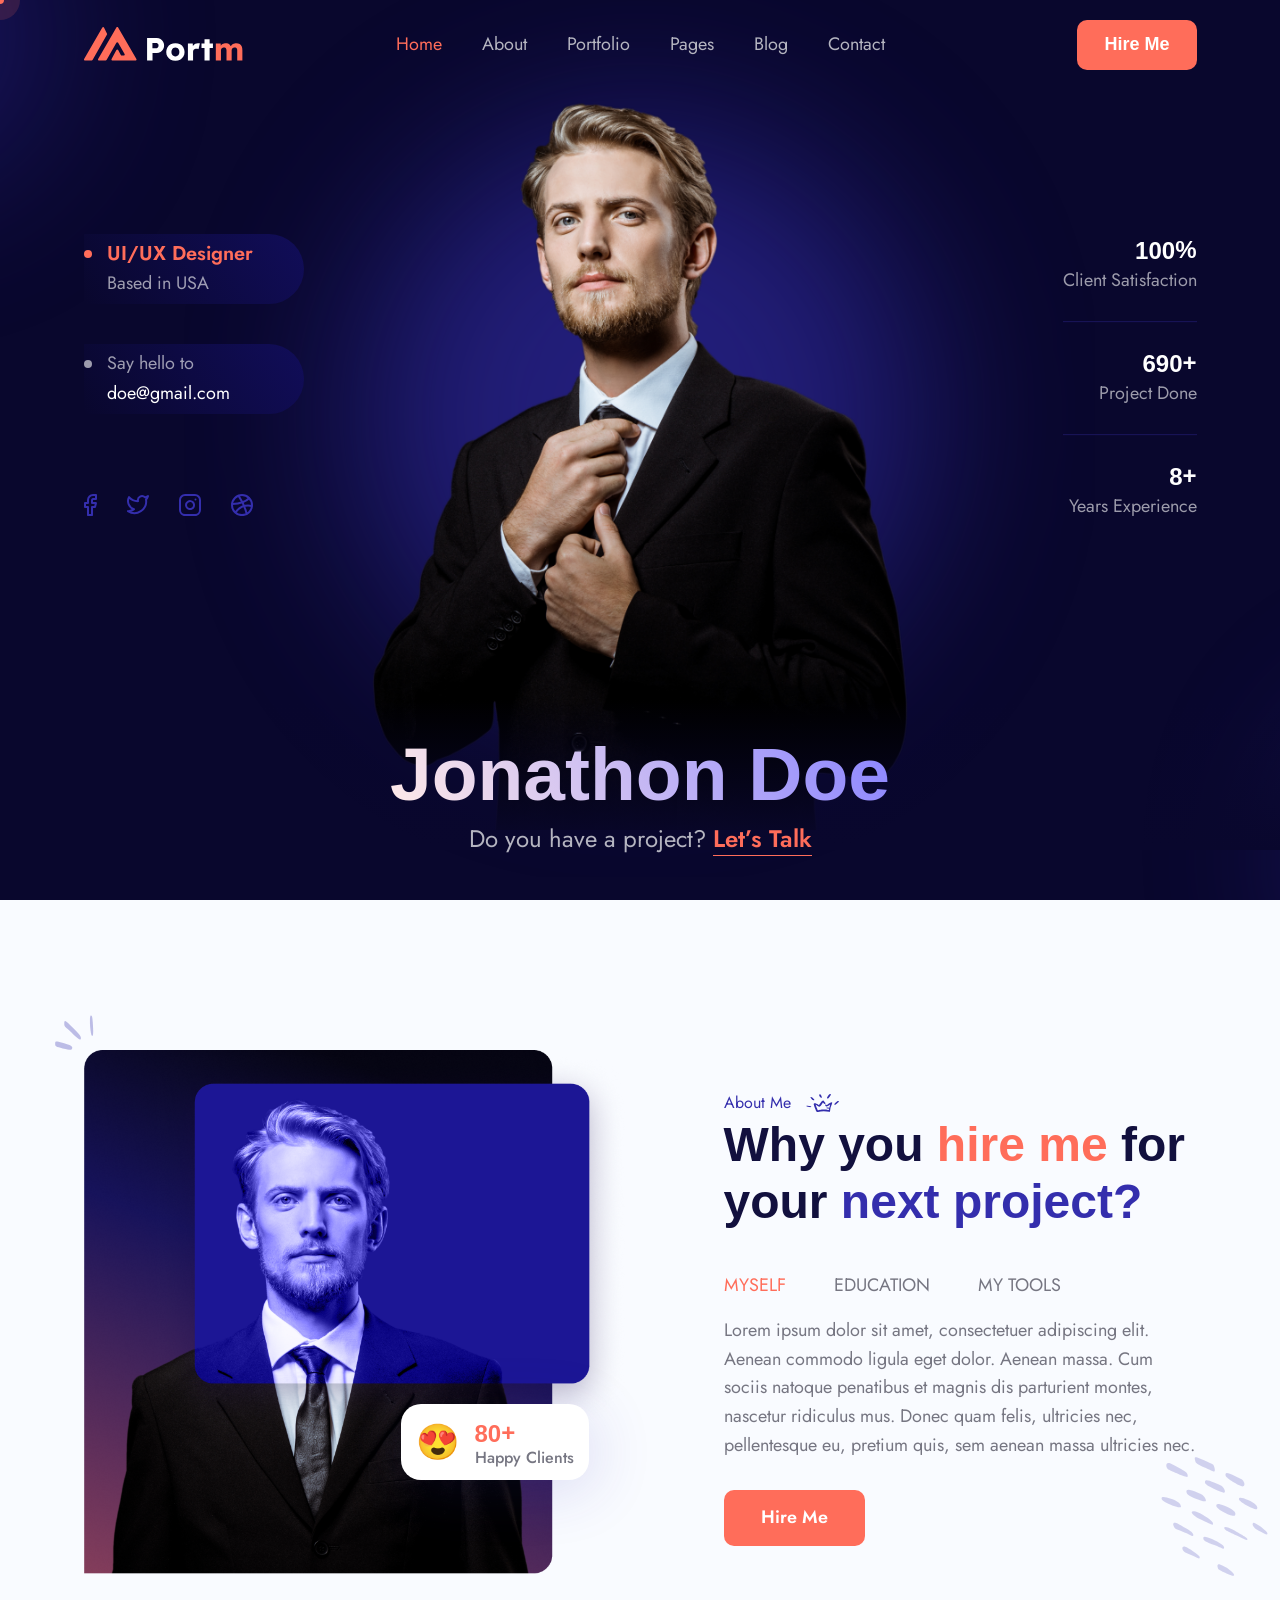
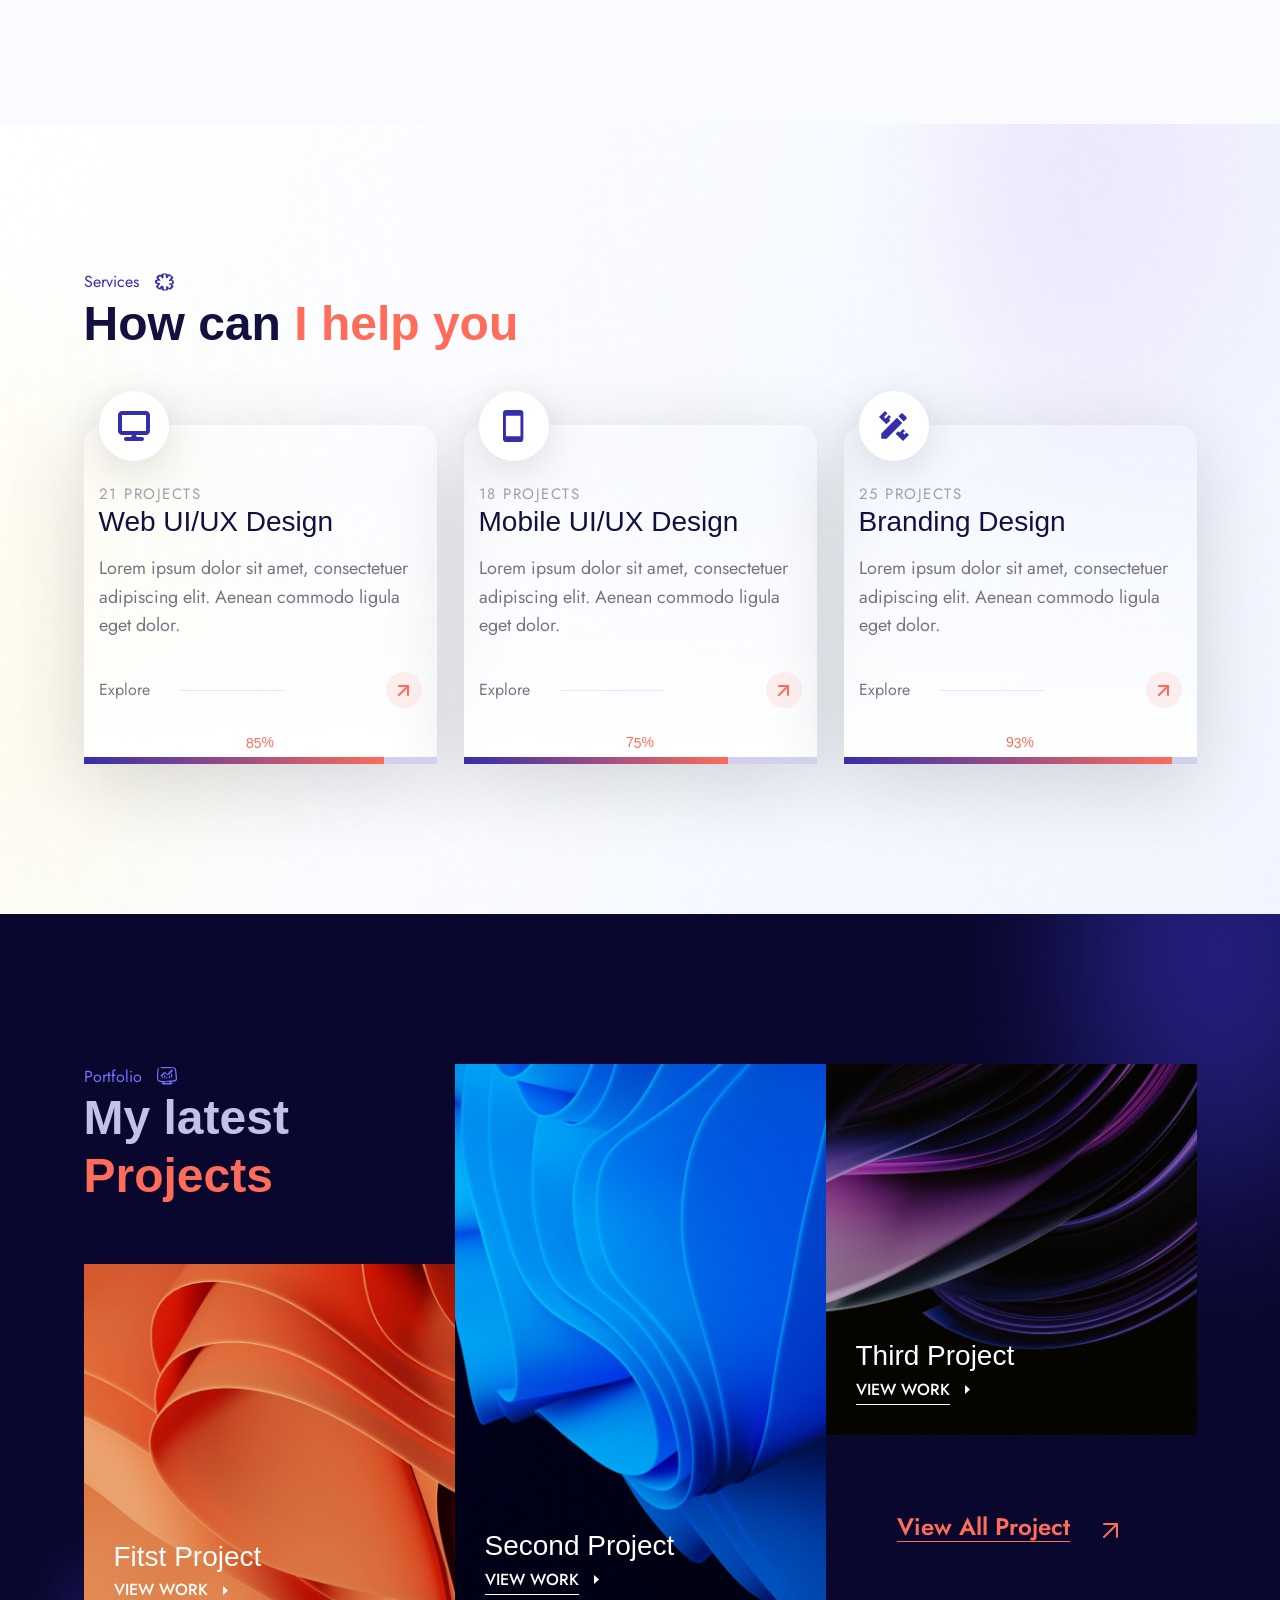
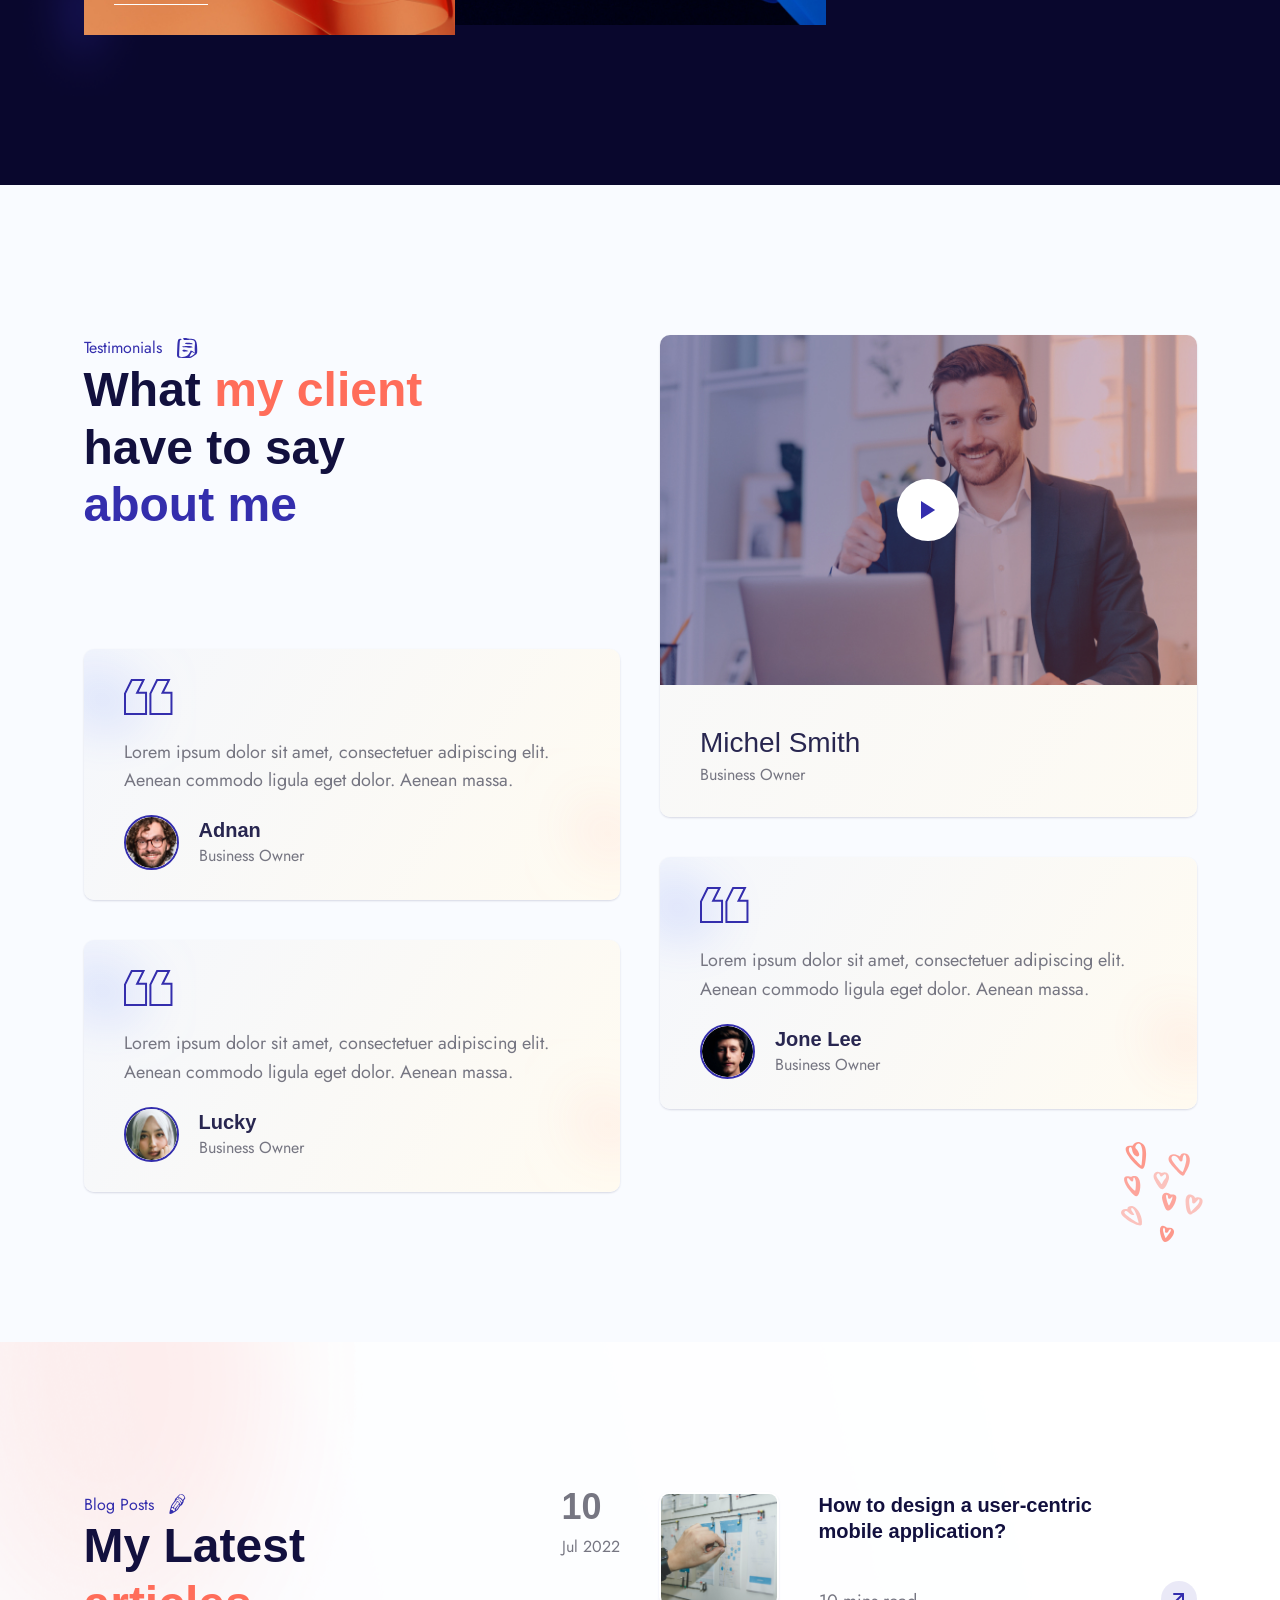
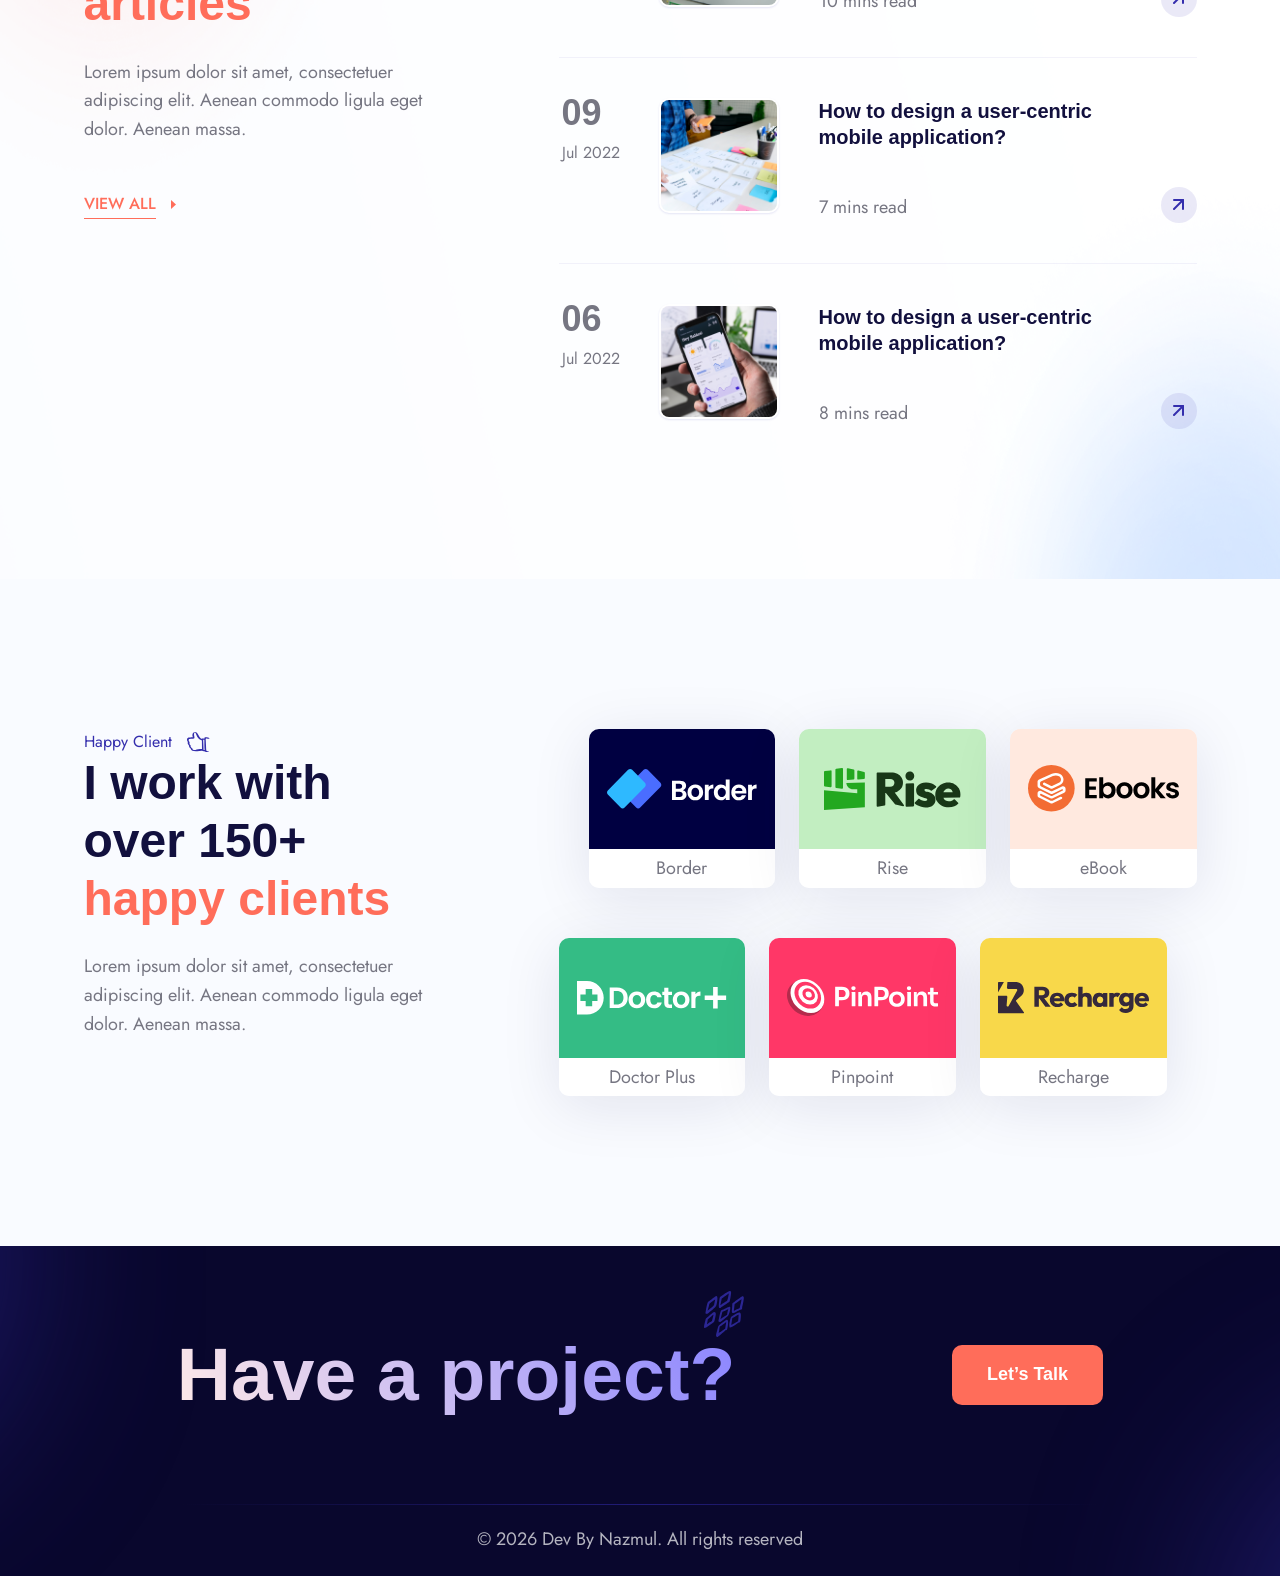
<file: index-2.html>
<!DOCTYPE html>
<html class="no-js" lang="en">


<!-- Added by HTTrack --><meta http-equiv="content-type" content="text/html;charset=utf-8" /><!-- /Added by HTTrack -->
<head>
  <!-- Meta Tags -->
  <meta charset="utf-8">
  <meta http-equiv="x-ua-compatible" content="ie=edge">
  <meta name="viewport" content="width=device-width, initial-scale=1">
  <meta name="author" content="Laralink">
  <!-- Favicon Icon -->
  <link rel="icon" href="assets/img/favicon.png">
  <!-- Site Title -->
  <title>Portm - Personal Portfolio Template</title>
  <link rel="stylesheet" href="assets/css/plugins/bootstrap.min.css">
  <link rel="stylesheet" href="assets/css/plugins/fontawesome.min.css">
  <link rel="stylesheet" href="assets/css/plugins/odometer-theme-default.css">
  <link rel="stylesheet" href="assets/css/plugins/select2.min.css">
  <link rel="stylesheet" href="assets/css/plugins/animate.css">
  <link rel="stylesheet" href="assets/css/style.css">
</head>

<body>
  <div class="cs_preloader cs_center">
    <div class="cs_preloader_in"></div>
  </div>
  <!-- Start Header Section -->
  <header class="cs_site_header cs_style_1 cs_sticky_header">
    <div class="cs_main_header">
      <div class="container">
        <div class="cs_main_header_in">
          <div class="cs_main_header_left">
            <a class="cs_site_branding" href="index.html">
              <img src="assets/img/logo.svg" alt="Logo">
            </a>
          </div>
          <div class="cs_main_header_center">
            <div class="cs_nav">
              <ul class="cs_nav_list">
                <li class="active menu-item-has-children"><a href="index.html">Home</a>
                  <ul>
                    <li><a href="index.html">Designer Landing</a></li>
                    <li><a href="home-v2.html">Developer Landing</a></li>
                  </ul>
                </li>
                <li class="menu-item-has-children"><a href="about.html">About</a>
                  <ul>
                    <li><a href="about.html">Designer About</a></li>
                    <li><a href="about-v2.html">Developer About</a></li>
                  </ul>
                </li>
                <li class="menu-item-has-children"><a href="portfolio.html">Portfolio</a>
                  <ul>
                    <li><a href="portfolio.html">Portfolio</a></li>
                    <li><a href="portfolio-details.html">Portfolio Details</a></li>
                  </ul>
                </li>
                <li class="menu-item-has-children"><a href="#">Pages</a>
                  <ul>
                    <li><a href="testimonial.html">Testimonial</a></li>
                    <li><a href="faq.html">FAQ</a></li>
                    <li><a href="404.html">Error 404</a></li>
                  </ul>
                </li>
                <li class="menu-item-has-children"><a href="blog.html">Blog</a>
                  <ul>
                    <li><a href="blog.html">Blog</a></li>
                    <li><a href="blog-details.html">Blog Details</a></li>
                  </ul>
                </li>
                <li> <a href="contact.html">Contact</a></li>
              </ul>
            </div>
          </div>
          <div class="cs_main_header_right">
            <a href="contact.html" class="cs_btn cs_style_1 cs_primary_font"><span>Hire Me</span></a>
          </div>
        </div>
      </div>
    </div>
  </header>
  <!-- End Header Section -->

  <!-- Main content inside start-->
  <main>
    <!-- Start Hero Section -->
    <section class="cs_hero cs_style_1 cs_filled_bg" data-src="assets/img/bg/hero_bg.svg">
      <div class="cs_hero_box">
        <img src="assets/img/hero_img.png" alt="">
        <div class="cs_hero_box_in wow fadeInUp" data-wow-duration="0.8s" data-wow-delay="0.2s">
          <h1 class="cs_hero_title cs_font_92 cs_extra_bold cs_link cs_gradient_text_2">Jonathon Doe</h1>
          <p class="cs_hero_subtitle cs_font_24">
            Do you have a project?
            <a href="contact.html" class="cs_semi_bold cs_accent_color cs_text_btn">Let’s Talk</a>
          </p>
        </div>
      </div>
      <div class="container cs_hero_info d-flex justify-content-between">
        <div class="cs_hero_left">
          <ul class="cs_mp_0">
            <li class="cs_hero_meta d-flex align-items-center">
              <div>
                <div class="cs_dot cs_accent_color cs_font_20 cs_semi_bold">UI/UX Designer</div>
                <span class="cs_white_color cs_opacity_06">Based in USA</span>
              </div>
            </li>
            <li class="cs_hero_meta d-flex align-items-center">
              <div>
                <div class="cs_dot cs_white_color cs_opacity_06">Say hello to</div>
                <span class="cs_white_color">doe@gmail.com</span>
              </div>
            </li>
          </ul>
          <div class="cs_height_75 cs_height_lg_50"></div>
          <div class="cs_social_btns d-flex cs_gap_30">
            <a class="cs_accent_color_2" href="#">
              <svg width="13" height="22" viewBox="0 0 13 22" fill="none" xmlns="http://www.w3.org/2000/svg">
                <path
                  d="M12 1H9C7.67392 1 6.40215 1.52678 5.46447 2.46447C4.52678 3.40215 4 4.67392 4 6V9H1V13H4V21H8V13H11L12 9H8V6C8 5.73478 8.10536 5.48043 8.29289 5.29289C8.48043 5.10536 8.73478 5 9 5H12V1Z"
                  stroke="currentColor" stroke-width="2" stroke-linecap="round" stroke-linejoin="round" />
              </svg>
            </a>
            <a class="cs_accent_color_2" href="#">
              <svg width="22" height="20" viewBox="0 0 22 20" fill="none" xmlns="http://www.w3.org/2000/svg">
                <path
                  d="M21 1.00784C21 1.00784 20.3 3.10784 19 4.40784C20.6 14.4078 9.6 21.7078 1 16.0078C3.2 16.1078 5.4 15.4078 7 14.0078C2 12.5078 -0.5 6.60784 2 2.00784C4.2 4.60784 7.6 6.10784 11 6.00784C10.1 1.80784 15 -0.592165 18 2.20784C19.1 2.20784 21 1.00784 21 1.00784Z"
                  stroke="currentColor" stroke-width="2" stroke-linecap="round" stroke-linejoin="round" />
              </svg>
            </a>
            <a class="cs_accent_color_2" href="#">
              <svg width="22" height="22" viewBox="0 0 22 22" fill="none" xmlns="http://www.w3.org/2000/svg">
                <path
                  d="M16 1H6C3.23858 1 1 3.23858 1 6V16C1 18.7614 3.23858 21 6 21H16C18.7614 21 21 18.7614 21 16V6C21 3.23858 18.7614 1 16 1Z"
                  stroke="currentColor" stroke-width="2" stroke-linecap="round" stroke-linejoin="round" />
                <path
                  d="M14.9997 10.3701C15.1231 11.2023 14.981 12.0523 14.5935 12.7991C14.206 13.5459 13.5929 14.1515 12.8413 14.5297C12.0898 14.908 11.2382 15.0397 10.4075 14.906C9.57683 14.7723 8.80947 14.3801 8.21455 13.7852C7.61962 13.1903 7.22744 12.4229 7.09377 11.5923C6.96011 10.7616 7.09177 9.90995 7.47003 9.15843C7.84829 8.40691 8.45389 7.7938 9.20069 7.4063C9.94749 7.0188 10.7975 6.87665 11.6297 7.00006C12.4786 7.12594 13.2646 7.52152 13.8714 8.12836C14.4782 8.73521 14.8738 9.52113 14.9997 10.3701Z"
                  stroke="currentColor" stroke-width="2" stroke-linecap="round" stroke-linejoin="round" />
                <path d="M16.5 5.5H16.51" stroke="currentColor" stroke-width="2" stroke-linecap="round"
                  stroke-linejoin="round" />
              </svg>
            </a>
            <a class="cs_accent_color_2" href="#">
              <svg width="22" height="22" viewBox="0 0 22 22" fill="none" xmlns="http://www.w3.org/2000/svg">
                <path
                  d="M11 21C16.5228 21 21 16.5228 21 11C21 5.47715 16.5228 1 11 1C5.47715 1 1 5.47715 1 11C1 16.5228 5.47715 21 11 21Z"
                  stroke="currentColor" stroke-width="2" stroke-linecap="round" stroke-linejoin="round" />
                <path d="M18.13 4.09009C14.22 8.14009 9 9.44009 1.25 9.94009" stroke="currentColor" stroke-width="2"
                  stroke-linecap="round" stroke-linejoin="round" />
                <path d="M20.7501 11.8401C14.1301 10.4301 8.61012 12.8401 4.37012 18.1601" stroke="currentColor"
                  stroke-width="2" stroke-linecap="round" stroke-linejoin="round" />
                <path d="M7.56006 1.75C11.9301 7.75 13.5601 11.17 15.5601 19.47" stroke="currentColor" stroke-width="2"
                  stroke-linecap="round" stroke-linejoin="round" />
              </svg>
            </a>
          </div>
        </div>
        <div>
          <div class="cs_funfact cs_style_1 text-end">
            <h2 class="cs_funfact_number cs_font_24 cs_white_color cs_semi_bold m-0">
              <span class="odometer" data-count-to="100"></span>%
            </h2>
            <div class="cs_white_color cs_opacity_06">Client Satisfaction</div>
          </div>
          <div class="cs_funfact cs_style_1 text-end">
            <h2 class="cs_funfact_number cs_font_24 cs_white_color cs_semi_bold m-0">
              <span class="odometer" data-count-to="690"></span>+
            </h2>
            <div class="cs_white_color cs_opacity_06">Project Done</div>
          </div>
          <div class="cs_funfact cs_style_1 text-end">
            <h2 class="cs_funfact_number cs_font_24 cs_white_color cs_semi_bold m-0">
              <span class="odometer" data-count-to="8"></span>+
            </h2>
            <div class="cs_white_color cs_opacity_06">Years Experience</div>
          </div>
        </div>
      </div>
    </section>
    <!-- Start Hero Section -->

    <!-- Start About Section -->
    <section class="position-relative">
      <div class="position-absolute cs_about_shape_2">
        <img src="assets/img/about_shape_2.svg" alt="">
      </div>
      <div class="cs_height_150 cs_height_lg_80"></div>
      <div class="container">
        <div class="row">
          <div class="col-lg-6">
            <div class="cs_image_box cs_style_1 position-relative">
              <img class="position-absolute cs_about_shape" src="assets/img/about_shape_1.svg" alt="About">
              <img class="w-100" src="assets/img/about_img_1.png" alt="About">
              <div
                class="cs_happy_client position-absolute cs_white_bg d-flex align-items-center cs_radius_20 cs_gap_15 wow fadeInRight" data-wow-duration="0.8s" data-wow-delay="0.2s">
                <p class="mb-0 cs_emoji_text">😍</p>
                <div>
                  <h3 class="mb-0 cs_font_24 cs_semi_bold cs_accent_color">
                    <span class="odometer" data-count-to="80"></span>+
                  </h3>
                  <p class="mb-0 cs_font_16 cs_medium">Happy Clients</p>
                </div>
              </div>
            </div>
          </div>
          <div class="col-lg-6">
            <div class="cs_pl_70">
              <div class="cs_height_40 cs_height_lg_30"></div>
              <div class="cs_section_heading cs_style_1">
                <p class="cs_section_subtitle cs_accent_color_2 cs_font_16">
                  <span>About Me</span>
                  <svg width="34" height="18" viewBox="0 0 34 18" fill="none" xmlns="http://www.w3.org/2000/svg">
                    <path fill-rule="evenodd" clip-rule="evenodd"
                      d="M13.164 1.06887C13.1878 2.25431 14.6046 4.16031 15.5689 3.80003C15.9856 3.63732 15.9856 3.463 15.5332 2.19621C14.4498 -0.813889 13.1402 0.115862 13.164 1.06887ZM21.0215 3.75354C20.6882 4.67168 21.843 4.83439 22.6407 3.98598C23.4502 3.11433 24.3193 1.81268 24.7836 0.929407C25.2956 0.0810016 24.2955 -0.349012 23.4621 0.348307C22.474 1.16185 21.2477 3.11433 21.0215 3.75354ZM4.61598 3.0446C3.87784 3.33515 6.35416 6.33363 7.35421 6.35687C8.52093 6.38011 8.61615 6.12443 7.80659 5.06683C6.53272 3.39327 5.46126 2.70757 4.61598 3.0446ZM15.807 7.35636C15.3665 7.78637 14.8426 8.3791 14.6403 8.65803C12.9021 11.1916 12.8783 11.2149 12.0806 10.6221C10.2353 9.274 7.1994 8.35586 7.79467 10.7035C8.16374 12.1214 9.25905 14.7131 9.54478 15.5731C10.2829 17.8394 10.6758 18.2113 11.9854 17.9091C15.2355 17.1421 19.8787 17.1188 23.2003 17.851C24.0217 18.037 24.0693 17.944 24.1527 16.3285C24.3194 13.0628 26.248 9.87833 26.248 8.8556C26.248 7.70502 24.0217 8.56505 20.9978 10.8778L20.6882 11.1103L20.2477 10.8197C19.3429 10.227 18.8905 10.6919 19.4024 11.6797C19.8191 12.4817 20.1644 12.749 21.0811 12.319C21.6049 12.0749 22.3311 11.61 23.355 10.9011C23.7598 10.6221 24.0932 10.4246 24.0932 10.4594C24.0932 10.6221 23.3669 13.6671 23.3669 13.6787L21.5573 13.5276C20.1167 13.4695 19.9501 14.2133 21.4382 14.4342C21.593 14.4574 23.1169 14.6434 23.1169 14.6434C23.1169 14.6434 23.0574 15.2942 22.8907 15.6661C22.7121 16.038 22.4145 16.131 21.9264 15.9683C18.1047 14.7363 11.8782 16.2356 11.8663 16.2356C11.6401 16.2704 9.56861 10.9359 9.73528 10.7732C9.75909 10.75 10.0091 10.9011 10.2948 11.1103C13.5211 13.3998 13.8545 13.3301 15.9856 9.99456L16.9856 8.42559L17.3785 8.99507C18.5214 10.657 20.1405 9.92483 19.2357 8.70452C18.9262 8.29775 18.4143 7.6934 17.5928 6.75202C17.2238 6.32201 16.6761 6.50795 15.807 7.35636ZM31.2959 7.18203C30.8673 7.42609 28.6291 9.51805 28.3672 9.9132C27.8076 10.7848 28.9743 10.9824 30.0339 10.1921C31.2721 9.27399 33.0222 7.69341 33.0222 7.48421C33.0341 7.06582 31.8793 6.85661 31.2959 7.18203ZM1.8063 12.749C3.54448 13.1674 4.54451 13.272 4.93739 13.0628C5.58028 12.7257 5.28265 12.4817 3.75877 12.1098C3.6159 12.0749 2.21106 11.6914 1.24672 11.6914C0.556213 11.6914 -0.979555 12.0633 1.8063 12.749Z"
                      fill="#342EAD" />
                  </svg>
                </p>
                <h2 class="cs_section_title cs_font_48 cs_semi_bold">Why you <span class="cs_accent_color">hire me
                  </span>
                  for your <span class="cs_accent_color_2">next project?</span></h2>
              </div>
              <div class="cs_height_40 cs_height_lg_30"></div>
              <div class="cs_tabs cs_style_1">
                <ul class="cs_tab_links cs_mp_0">
                  <li class="active"><a class="text-uppercase " href="404-2.html">Myself</a></li>
                  <li><a class="text-uppercase " href="404-3.html">Education</a></li>
                  <li><a class="text-uppercase " href="404-4.html">My tools</a></li>
                </ul>
                <div class="cs_tab_body">
                  <div class="cs_tab active" data-id="myself">
                    <p class="m-0">Lorem ipsum dolor sit amet, consectetuer adipiscing elit. Aenean commodo ligula eget
                      dolor. Aenean massa. Cum sociis natoque penatibus et magnis dis parturient montes, nascetur
                      ridiculus mus. Donec quam felis, ultricies nec, pellentesque eu, pretium quis, sem aenean massa
                      ultricies nec.</p>
                    <div class="cs_height_30 cs_height_lg_20"></div>
                    <a class="cs_btn cs_style_1" href="contact.html"><span>Hire Me</span></a>
                  </div>
                  <div class="cs_tab" data-id="education">
                    <p class="m-0">Lorem ipsum dolor sit amet, consectetuer adipiscing elit. Aenean commodo ligula eget
                      dolor. Aenean massa. Cum sociis natoque penatibus et magnis dis parturient montes, nascetur
                      ridiculus mus. Donec quam felis, ultricies nec, pellentesque eu, pretium quis, sem aenean massa
                      ultricies nec.</p>
                  </div>
                  <div class="cs_tab" data-id="tools">
                    <h2 class="cs_font_20 cs_accent_color">Skills</h2>
                    <div class="cs_progressbar cs_style_1">
                      <div class="label cs_font_20 cs_primary_color">HTML</div>
                      <h3 class="cs_progressbar_head cs_accent_color cs_normal cs_font_14 text-end">89%</h3>
                      <div class="cs_progress" data-progress="89">
                        <div class="cs_progress_in"></div>
                      </div>
                    </div>
                    <div class="cs_progressbar cs_style_1">
                      <div class="label cs_font_20 cs_primary_color">ReactJS</div>
                      <h3 class="cs_progressbar_head cs_accent_color cs_normal cs_font_14 text-end">95%</h3>
                      <div class="cs_progress" data-progress="95">
                        <div class="cs_progress_in"></div>
                      </div>
                    </div>
                    <div class="cs_progressbar cs_style_1">
                      <div class="label cs_font_20 cs_primary_color">WordPress</div>
                      <h3 class="cs_progressbar_head cs_accent_color cs_normal cs_font_14 text-end">70%</h3>
                      <div class="cs_progress" data-progress="70">
                        <div class="cs_progress_in"></div>
                      </div>
                    </div>
                  </div>
                </div>
              </div>
            </div>
          </div>
        </div>
      </div>
      <div class="cs_height_150 cs_height_lg_80"></div>
    </section>
    <!-- End About Section -->

    <!-- Start Service Section -->
    <section class="cs_100_bg position-relative" data-src="assets/img/bg/service_bg.png">
      <div class="cs_service_shape_1 position-absolute">
        <img src="assets/img/service_shape_1.svg" alt="">
      </div>
      <div class="cs_height_145 cs_height_lg_75"></div>
      <div class="container">
        <div class="cs_section_heading cs_style_1">
          <p class="cs_section_subtitle cs_accent_color_2 cs_font_16 wow fadeInLeft" data-wow-duration="0.8s" data-wow-delay="0.2s">
            <span>Services</span>
            <svg width="20" height="18" viewBox="0 0 20 18" fill="none" xmlns="http://www.w3.org/2000/svg">
              <path fill-rule="evenodd" clip-rule="evenodd"
                d="M8.3165 0.722028C7.59665 0.85855 7.46009 1.00749 7.3608 1.6529C7.28633 2.17419 7.27388 2.1866 7.01329 2.02525C5.33769 0.933026 1.46525 3.71325 2.66918 5.14059C3.30217 5.88533 3.48833 6.25767 3.57521 6.38178C1.5521 6.69201 0.96875 6.64236 0.96875 8.90136C0.96875 10.7755 1.46522 10.6762 3.82344 10.8376C3.61244 11.1355 2.7809 12.4387 2.30925 12.9848C1.8252 13.5433 1.84999 13.6674 2.59469 14.4494C4.76674 16.7455 5.90861 17.1179 7.05048 15.9015C7.5221 15.4051 7.6463 15.492 7.65866 16.3856C7.68349 17.4778 8.94951 17.7881 12.1889 17.4654C14.2245 17.2668 14.0382 17.031 13.8769 15.8643L15.1802 16.4104C16.5082 16.9689 17.0171 16.5966 19.636 13.1337C19.7973 12.9227 19.3133 12.5008 18.9161 12.5008C18.7671 12.5008 18.3699 12.2525 18.0348 11.9546L17.4142 11.4085C17.8487 11.3589 18.5685 11.2596 19.1519 11.1603C19.4497 11.1106 19.6608 10.8624 19.6856 10.5645C19.8097 8.78962 19.8594 8.0325 19.8594 8.04495C19.8718 7.84638 19.7725 7.64771 19.6111 7.53605C19.4249 7.41194 19.1147 7.25055 18.5686 7.1389C17.6997 6.96514 17.6873 7.05198 18.6678 6.00944C19.7228 4.86753 19.7477 4.942 17.8735 3.01819C16.26 1.35502 14.9692 0.833728 14.1748 1.49155L13.7901 1.81425L13.7155 1.50396C13.5294 0.759261 10.4513 0.312435 8.3165 0.722028ZM11.7918 3.30365C11.9034 5.94734 12.3627 6.17074 13.9266 4.35865C15.5526 2.48449 15.3044 2.55895 16.409 3.61395C17.5881 4.731 17.6253 4.55724 15.9993 6.08391C14.1624 7.79673 14.2866 8.15661 16.6199 7.90839C18.3327 7.72218 18.1465 8.10696 17.9728 10.2542C14.8698 10.4528 13.8273 10.4528 15.4656 11.6195C16.744 12.538 17.3149 13.084 17.166 13.2826C17.0915 13.3695 15.5898 15.2313 15.5898 15.2313C15.3912 15.0824 15.0933 14.9583 14.0755 13.9777C12.5861 12.5628 12.0897 12.7738 12.1393 14.8465L12.1766 16.3236C9.64453 16.6711 9.73145 16.8324 9.59489 14.5238C9.54524 13.6799 9.65699 12.1656 7.94417 12.8358C7.17459 13.1337 6.20649 13.9156 5.80931 14.6479C5.63555 14.9706 5.51145 14.921 4.70469 14.3004C3.81104 13.6178 3.78622 13.8163 4.89086 12.5131C5.25079 12.0912 5.61075 11.6071 5.83416 11.2719C6.70298 9.93153 5.39977 9.64603 3.81108 9.64603H3.09116C3.09116 9.64603 3.10358 8.2559 3.21528 7.63534C3.3394 7.63534 4.13374 7.64771 4.89086 7.66017C6.92637 7.68499 6.98845 7.63534 6.08239 6.64236C5.22599 5.71149 4.7419 5.09094 4.44403 4.74341C4.61779 4.58206 3.83589 5.33917 6.09482 3.1423C6.23134 3.29124 6.93879 4.03594 7.62148 4.85511C8.4778 5.88524 9.48323 5.50053 9.48323 4.80547V4.06077C9.4956 1.40467 9.38385 1.59084 10.9106 1.62807L11.7173 1.64049L11.7918 3.30365Z"
                fill="#342EAD" />
            </svg>
          </p>
          <h2 class="cs_section_title cs_font_48 cs_semi_bold">How can <span class="cs_accent_color">I help you</span>
          </h2>
        </div>
        <div class="cs_height_72 cs_height_lg_62"></div>
        <div class="row cs_gap_40 justify-content-md-center">
          <div class="col-lg-4 col-md-6">
            <div class="cs_iconbox cs_style_1 cs_transform_up_hover_5 cs_transition_4">
              <div class="cs_iconbox_in">
                <div class="cs_iconbox_icon cs_center rounded-circle cs_white_bg">
                  <svg width="32" height="30" viewBox="0 0 32 30" fill="none" xmlns="http://www.w3.org/2000/svg">
                    <path fill-rule="evenodd" clip-rule="evenodd"
                      d="M27.988 24H18.008C18.008 24.5339 18.2214 25.0457 18.6008 25.4213C18.9802 25.797 19.4941 26.0053 20.028 26H23.988C24.7025 25.9964 25.3647 26.3743 25.725 26.9913C26.0854 27.6084 26.0892 28.3708 25.735 28.9913C25.3809 29.6119 24.7225 29.9964 24.008 30H8.00799C6.90343 30 6.00799 29.1046 6.00799 28C6.01455 26.8982 6.90615 26.0066 8.00799 26H11.94C12.4739 26.0053 12.9877 25.797 13.3671 25.4213C13.7466 25.0457 13.96 24.5339 13.96 24H4.014C1.80304 23.9989 0.00880834 22.211 0 20V4.00002C-6.51263e-06 2.93673 0.423342 1.91718 1.17652 1.16664C1.92969 0.416086 2.95071 -0.003697 4.014 2.4535e-05H27.98C30.1942 -0.00440054 31.9934 1.78582 32 4.00002V20.02C31.989 22.226 30.194 24.0067 27.988 24ZM27.988 3.99997H4.008C4.008 3.99997 4.02 20 4.022 20H28.008L27.988 3.99997Z"
                      fill="#342EAD" />
                  </svg>
                </div>
                <p class="cs_iconbox_mini_title cs_ternary_color text-uppercase cs_font_15">21 Projects</p>
                <h3 class="cs_iconbox_title cs_font_28 cs_medium">Web UI/UX Design</h3>
                <p class="cs_iconbox_subtitle">Lorem ipsum dolor sit amet, consectetuer adipiscing elit. Aenean commodo
                  ligula eget dolor.</p>
                <a href="portfolio-details.html" class="cs_iconbox_btn cs_primary_color_hover cs_center_between">
                  <span class="cs_iconbox_btn_text position-relative d-inline-block cs_font_16">Explore</span>
                  <span class="cs_circle_btn cs_style_1 cs_accent_color cs_center rounded-circle">
                    <svg width="11" height="11" viewBox="0 0 11 11" fill="none" xmlns="http://www.w3.org/2000/svg">
                      <path d="M1 10L10 1" stroke="currentColor" stroke-width="2" stroke-linecap="round"
                        stroke-linejoin="round" />
                      <path d="M1 1H10V10" stroke="currentColor" stroke-width="2" stroke-linecap="round"
                        stroke-linejoin="round" />
                    </svg>
                    <svg width="11" height="11" viewBox="0 0 11 11" fill="none" xmlns="http://www.w3.org/2000/svg">
                      <path d="M1 10L10 1" stroke="currentColor" stroke-width="2" stroke-linecap="round"
                        stroke-linejoin="round" />
                      <path d="M1 1H10V10" stroke="currentColor" stroke-width="2" stroke-linecap="round"
                        stroke-linejoin="round" />
                    </svg>
                  </span>
                </a>
              </div>
              <div class="cs_progressbar cs_style_1 text-center">
                <h3 class="cs_progressbar_head cs_accent_color cs_normal cs_font_14"><span class="odometer" data-count-to="85"></span>%</h3>
                <div class="cs_progress" data-progress="85">
                  <div class="cs_progress_in"></div>
                </div>
              </div>
            </div>
          </div>
          <div class="col-lg-4 col-md-6">
            <div class="cs_iconbox cs_style_1 cs_transform_up_hover_5 cs_transition_4">
              <div class="cs_iconbox_in">
                <div class="cs_iconbox_icon cs_center rounded-circle cs_white_bg">
                  <svg width="21" height="32" viewBox="0 0 21 32" fill="none" xmlns="http://www.w3.org/2000/svg">
                    <path
                      d="M17.4545 26.1818H2.90909V5.81818H17.4545M17.4545 0H2.90909C1.29455 0 0 1.29455 0 2.90909V29.0909C0 29.8624 0.306492 30.6024 0.852053 31.1479C1.39761 31.6935 2.13755 32 2.90909 32H17.4545C18.2261 32 18.966 31.6935 19.5116 31.1479C20.0571 30.6024 20.3636 29.8624 20.3636 29.0909V2.90909C20.3636 1.29455 19.0545 0 17.4545 0Z"
                      fill="#342EAD" />
                  </svg>
                </div>
                <p class="cs_iconbox_mini_title cs_ternary_color text-uppercase cs_font_15">18 Projects</p>
                <h3 class="cs_iconbox_title cs_font_28 cs_medium">Mobile UI/UX Design</h3>
                <p class="cs_iconbox_subtitle">Lorem ipsum dolor sit amet, consectetuer adipiscing elit. Aenean commodo
                  ligula eget dolor.</p>
                <a href="portfolio-details.html" class="cs_iconbox_btn cs_primary_color_hover cs_center_between">
                  <span class="cs_iconbox_btn_text position-relative d-inline-block cs_font_16">Explore</span>
                  <span class="cs_circle_btn cs_style_1 cs_accent_color cs_center rounded-circle">
                    <svg width="11" height="11" viewBox="0 0 11 11" fill="none" xmlns="http://www.w3.org/2000/svg">
                      <path d="M1 10L10 1" stroke="currentColor" stroke-width="2" stroke-linecap="round"
                        stroke-linejoin="round" />
                      <path d="M1 1H10V10" stroke="currentColor" stroke-width="2" stroke-linecap="round"
                        stroke-linejoin="round" />
                    </svg>
                    <svg width="11" height="11" viewBox="0 0 11 11" fill="none" xmlns="http://www.w3.org/2000/svg">
                      <path d="M1 10L10 1" stroke="currentColor" stroke-width="2" stroke-linecap="round"
                        stroke-linejoin="round" />
                      <path d="M1 1H10V10" stroke="currentColor" stroke-width="2" stroke-linecap="round"
                        stroke-linejoin="round" />
                    </svg>
                  </span>
                </a>
              </div>
              <div class="cs_progressbar cs_style_1 text-center">
                <h3 class="cs_progressbar_head cs_accent_color cs_normal cs_font_14"><span class="odometer" data-count-to="75"></span>%</h3>
                <div class="cs_progress" data-progress="75">
                  <div class="cs_progress_in"></div>
                </div>
              </div>
            </div>
          </div>
          <div class="col-lg-4 col-md-6">
            <div class="cs_iconbox cs_style_1 cs_transform_up_hover_5 cs_transition_4">
              <div class="cs_iconbox_in">
                <div class="cs_iconbox_icon cs_center rounded-circle cs_white_bg">
                  <svg width="30" height="30" viewBox="0 0 30 30" fill="none" xmlns="http://www.w3.org/2000/svg">
                    <path
                      d="M2.27615 22.4222V27.7238H7.57776L23.2139 12.0735L17.9123 6.77191L2.27615 22.4222ZM30 23.9915L23.9915 30L16.64 22.6484L19.1423 20.1461L20.5561 21.5598L24.0481 18.0537L26.0556 20.0613L23.9915 22.0688L25.4901 23.4826L27.4976 21.5033L30 23.9915ZM7.37983 13.3459L0 6.00848L6.00848 0L8.4967 2.50236L5.00471 6.00848L6.51744 7.50707L9.99529 4.00094L12.0028 6.00848L9.99529 8.00189L11.409 9.41565L7.37983 13.3459ZM27.3139 7.9312C27.8652 7.37983 27.8652 6.51744 27.3139 5.93779L24.0057 2.68615C23.4826 2.13478 22.5636 2.13478 22.0122 2.68615L19.4109 5.27333L24.7125 10.5749L27.3139 7.9312Z"
                      fill="#342EAD" />
                  </svg>
                </div>
                <p class="cs_iconbox_mini_title cs_ternary_color text-uppercase cs_font_15">25 Projects</p>
                <h3 class="cs_iconbox_title cs_font_28 cs_medium">Branding Design</h3>
                <p class="cs_iconbox_subtitle">Lorem ipsum dolor sit amet, consectetuer adipiscing elit. Aenean commodo
                  ligula eget dolor.</p>
                <a href="portfolio-details.html" class="cs_iconbox_btn cs_primary_color_hover cs_center_between">
                  <span class="cs_iconbox_btn_text position-relative d-inline-block cs_font_16">Explore</span>
                  <span class="cs_circle_btn cs_style_1 cs_accent_color cs_center rounded-circle">
                    <svg width="11" height="11" viewBox="0 0 11 11" fill="none" xmlns="http://www.w3.org/2000/svg">
                      <path d="M1 10L10 1" stroke="currentColor" stroke-width="2" stroke-linecap="round"
                        stroke-linejoin="round" />
                      <path d="M1 1H10V10" stroke="currentColor" stroke-width="2" stroke-linecap="round"
                        stroke-linejoin="round" />
                    </svg>
                    <svg width="11" height="11" viewBox="0 0 11 11" fill="none" xmlns="http://www.w3.org/2000/svg">
                      <path d="M1 10L10 1" stroke="currentColor" stroke-width="2" stroke-linecap="round"
                        stroke-linejoin="round" />
                      <path d="M1 1H10V10" stroke="currentColor" stroke-width="2" stroke-linecap="round"
                        stroke-linejoin="round" />
                    </svg>
                  </span>
                </a>
              </div>
              <div class="cs_progressbar cs_style_1 text-center">
                <h3 class="cs_progressbar_head cs_accent_color cs_normal cs_font_14"><span class="odometer" data-count-to="93"></span>%</h3>
                <div class="cs_progress" data-progress="93">
                  <div class="cs_progress_in"></div>
                </div>
              </div>
            </div>
          </div>
        </div>
      </div>
      <div class="cs_height_150 cs_height_lg_20"></div>
    </section>
    <!-- End Service Section -->

    <!-- Start Portfolio Section -->
    <section class="cs_100_bg" data-src="assets/img/bg/portfolio_bg.png">
      <div class="cs_height_150 cs_height_lg_80"></div>
      <div class="container">
        <div class="cs_grid_3">
          <div class="cs_grid_item">
            <div class="cs_portfolio cs_style_1 cs_zoom position-relative">
              <div class="cs_section_heading cs_style_1">
                <p class="cs_section_subtitle cs_violet_text cs_font_16 wow fadeInRight" data-wow-duration="0.8s" data-wow-delay="0.2s">
                  <span>Portfolio</span>
                  <svg width="20" height="18" viewBox="0 0 20 18" fill="none" xmlns="http://www.w3.org/2000/svg">
                    <path fill-rule="evenodd" clip-rule="evenodd"
                      d="M4.19081 0.0804121C2.96402 0.280944 3.78977 1.09487 4.80423 1.23643C5.65354 1.35439 7.28135 1.35439 10.7848 1.34259C15.0549 1.3308 16.8833 1.37797 17.1546 1.49593C17.827 1.80263 18.1219 2.98224 18.3107 6.17896C18.3814 7.31138 18.523 9.01 18.6291 9.95368C18.9594 12.9853 18.6527 13.2802 14.7719 13.4335C13.2738 13.4925 11.3274 13.6104 10.4545 13.693C6.37308 14.0823 3.83693 14.0115 2.42141 13.4453C1.24181 12.9734 1.30081 12.596 1.26542 11.8056C1.18285 10.2722 1.21823 7.14621 1.37157 4.30338C1.50133 1.92058 1.65467 1.44875 2.42141 1.09487C2.89325 0.882538 2.72812 0.634828 2.13831 0.65842C1.25361 0.705604 0.569457 1.0005 0.439701 2.38063C0.274556 4.07926 -0.775323 13.4099 1.11204 14.2002C2.35062 14.7193 4.50929 15.2265 5.3586 15.2265C5.9484 15.2265 5.92485 15.8871 5.33505 16.064C3.9785 16.4533 4.93396 17.397 6.72695 17.4677C10.3601 17.5857 15.6684 17.2908 15.7155 16.9487C15.7627 16.6066 14.996 15.8281 14.5949 15.8281C14.4652 15.8281 14.3826 15.6747 14.3826 15.4506C14.3826 15.1321 14.3826 14.6839 14.7482 14.6839C16.3171 14.6839 17.1546 14.6131 17.6265 14.5069C19.9267 14.0115 20.0211 12.4544 19.9975 11.5461C19.9149 7.8304 19.2189 4.27981 19.2189 3.44229C19.2071 1.99138 18.3578 0.564051 16.5413 0.304539C15.8335 0.092211 5.4058 -0.12012 4.19081 0.0804121ZM10.3484 7.29958C10.2068 7.14623 8.83846 5.62455 8.46099 5.23528C7.98915 4.75164 7.50549 4.90497 6.49103 5.83686C5.97201 6.32049 5.15809 7.04007 4.67446 7.45293C2.99942 8.86845 2.86966 9.50543 4.24979 9.50543C4.72163 9.50543 4.94579 9.34027 6.34951 7.90116C8.1661 6.03739 8.00095 6.04919 9.58161 7.58267C10.6433 8.60892 10.5135 8.62074 12.2357 7.27599C13.722 5.89586 14.5713 4.97576 15.6448 3.90232C16.7064 2.84068 15.0785 2.35704 14.2174 3.08839C13.203 3.92591 10.3601 7.28778 10.3484 7.29958ZM14.1702 6.74517C13.9579 7.28779 14.0641 10.9092 14.3 11.1333C14.878 11.7113 15.2319 10.4727 15.1965 8.01912C15.1729 6.66258 14.5123 5.84868 14.1702 6.74517ZM7.34037 8.21967C6.97469 9.18695 7.28136 11.8293 8.02451 11.6995C8.76766 11.5697 8.26045 8.65611 8.0953 8.23145C7.98914 7.92476 7.45833 7.91298 7.34037 8.21967ZM12.1413 8.49096C11.9408 8.73868 11.7403 10.5671 11.87 11.0625C12.0941 11.9472 13.026 11.5579 13.026 10.5789C13.026 8.93923 12.6014 7.93655 12.1413 8.49096ZM5.42939 9.75316C5.25245 9.9301 5.32322 11.2512 5.53554 11.5343C5.91302 12.0534 6.2433 11.7231 6.2433 10.8148C6.23151 9.87112 5.83046 9.34029 5.42939 9.75316ZM9.49901 9.75316C9.19232 10.0599 9.40464 11.322 9.78211 11.4989C10.3837 11.7703 10.5843 11.0271 10.2186 9.8475C10.1596 9.63517 9.67596 9.57621 9.49901 9.75316ZM12.5424 14.8844C13.0143 15.0142 12.8373 15.4388 12.8845 15.8281L7.43471 15.9224C7.43471 15.8871 7.52912 14.9552 7.52912 15.0142C7.90659 15.0024 11.3628 14.8608 11.8347 14.8254C12.0234 14.8018 12.3537 14.8372 12.5424 14.8844Z"
                      fill="currentColor" />
                  </svg>
                </p>
                <h2 class="cs_section_title cs_font_48 cs_semi_bold"><span class="cs_white_blue_text">My latest
                  </span><br><span class="cs_accent_color">Projects</span>
                </h2>
              </div>
            </div>
            <div class="cs_height_60 cs_height_lg_30"></div>
          </div>
          <div class="cs_grid_item">
            <a href="portfolio-details.html" class="cs_portfolio cs_style_1 cs_zoom position-relative">
              <div class="cs_portfolio_thumbnail">
                <img class="cs_zoom_in w-100" src="assets/img/portfolio/p3.jpg" alt="">
              </div>
              <div class="cs_portfolio_info cs_white_color cs_medium position-absolute">
                <h2 class="cs_font_28 cs_white_color cs_medium mb-0">Fitst Project</h2>
                <div class="cs_font_16 cs_gap_15 d-inline-flex cs_medium align-items-center">
                  <span class="cs_text_btn cs_secondary_font cs_type_1 text-uppercase">View work</span>
                  <svg width="5" height="9" viewBox="0 0 5 9" fill="none" xmlns="http://www.w3.org/2000/svg">
                    <path d="M0 0L5 4.5L0 9L0 0Z" fill="currentColor" />
                  </svg>
                </div>
              </div>
            </a>
          </div>
          <div class="cs_grid_item">
            <a href="portfolio-details.html" class="cs_portfolio cs_style_1 cs_zoom position-relative">
              <div class="cs_portfolio_thumbnail">
                <img class="cs_zoom_in w-100" src="assets/img/portfolio/p2.jpg" alt="">
              </div>
              <div class="cs_portfolio_info cs_white_color cs_medium position-absolute">
                <h2 class="cs_font_28 cs_white_color cs_medium mb-0">Second Project</h2>
                <div class="cs_font_16 cs_gap_15 d-inline-flex cs_medium align-items-center">
                  <span class="cs_text_btn cs_secondary_font cs_type_1 text-uppercase">View work</span>
                  <svg width="5" height="9" viewBox="0 0 5 9" fill="none" xmlns="http://www.w3.org/2000/svg">
                    <path d="M0 0L5 4.5L0 9L0 0Z" fill="currentColor" />
                  </svg>
                </div>
              </div>
            </a>
          </div>
          <div class="cs_grid_item">
            <a href="portfolio-details.html" class="cs_portfolio cs_style_1 cs_zoom position-relative">
              <div class="cs_portfolio_thumbnail">
                <img class="cs_zoom_in w-100" src="assets/img/portfolio/p1.jpg" alt="">
              </div>
              <div class="cs_portfolio_info cs_white_color cs_medium position-absolute">
                <h2 class="cs_font_28 cs_white_color cs_medium mb-0">Third Project</h2>
                <div class="cs_font_16 cs_gap_15 d-inline-flex cs_medium align-items-center">
                  <span class="cs_text_btn cs_secondary_font cs_type_1 text-uppercase">View work</span>
                  <svg width="5" height="9" viewBox="0 0 5 9" fill="none" xmlns="http://www.w3.org/2000/svg">
                    <path d="M0 0L5 4.5L0 9L0 0Z" fill="currentColor" />
                  </svg>
                </div>
              </div>
            </a>
          </div>
          <div class="cs_grid_item">
            <div class="cs_portfolio_btn_wrap text-center wow fadeInUp" data-wow-duration="0.8s" data-wow-delay="0.2s">
              <a class="cs_portfolio_text_btn d-inline-flex cs_gap_25 align-items-center cs_font_24 cs_accent_color cs_semi_bold"
                href="portfolio.html">
                <span class="cs_text_btn">View All Project</span>
                <span class="cs_circle_btn cs_style_1 cs_accent_color cs_center rounded-circle">
                  <svg width="15" height="15" viewBox="0 0 15 15" fill="none" xmlns="http://www.w3.org/2000/svg">
                    <path d="M1 14L14 1" stroke="currentColor" stroke-width="2" stroke-linecap="round"
                      stroke-linejoin="round" />
                    <path d="M1 1H14V14" stroke="currentColor" stroke-width="2" stroke-linecap="round"
                      stroke-linejoin="round" />
                  </svg>
                  <svg width="15" height="15" viewBox="0 0 15 15" fill="none" xmlns="http://www.w3.org/2000/svg">
                    <path d="M1 14L14 1" stroke="currentColor" stroke-width="2" stroke-linecap="round"
                      stroke-linejoin="round" />
                    <path d="M1 1H14V14" stroke="currentColor" stroke-width="2" stroke-linecap="round"
                      stroke-linejoin="round" />
                  </svg>
                </span>
              </a>
            </div>
          </div>
        </div>
      </div>
      <div class="cs_height_150 cs_height_lg_80"></div>
    </section>
    <!-- End Portfolio Section -->

    <!-- Start Testimonial Section -->
    <section class="position-relative">
      <div class="cs_testmonial_shape_1 position-absolute">
        <img src="assets/img/testmonial_shape_1.svg" alt="testmonial_shape">
      </div>
      <div class="cs_height_150 cs_height_lg_80"></div>
      <div class="container">
        <div class="cs_isotop cs_isotop_col_2 cs_has_gutter_40">
          <div class="cs_grid_sizer"></div>
          <div class="cs_isotop_item">
            <div class="cs_section_heading cs_style_1">
              <p class="cs_section_subtitle cs_accent_color_2 cs_font_16 wow fadeInLeft" data-wow-duration="0.8s" data-wow-delay="0.2s">
                <span>Testimonials</span>
                <svg width="21" height="20" viewBox="0 0 21 20" fill="none" xmlns="http://www.w3.org/2000/svg">
                  <path fill-rule="evenodd" clip-rule="evenodd"
                    d="M6.32185 0.162195C5.92711 0.458249 6.20673 1.29707 6.83174 1.70825C7.35805 2.05365 9.61133 2.16878 11.2561 1.95496C15.7627 1.34641 18.2298 2.57997 17.9831 5.2938C17.6377 9.27408 17.5719 12.0866 17.8186 13.4353C18.0982 14.9978 18.0653 14.8826 17.539 14.4879C17.0292 14.1096 15.8614 13.3366 15.2035 12.9254C14.6607 12.5965 13.7232 12.1195 13.5423 12.728C13.2462 13.7313 12.358 15.2774 11.5686 16.33C9.77579 18.7149 6.32185 19.2577 3.36131 18.7478C2.11131 18.534 2.07841 18.1063 2.12775 17.1688C2.29223 13.8136 2.52246 4.86616 2.9172 2.97471C3.11457 2.02076 3.34485 1.85628 4.08498 1.64246C5.38433 1.28062 4.4962 0.655619 2.96659 0.836541C1.89751 0.968121 1.28895 1.36286 0.910659 2.76089C0.334999 4.9484 0.400789 8.92867 0.0060502 17.0702C-0.0926344 18.9781 1.02579 19.636 2.63764 19.8004C3.59159 19.8991 5.03895 19.932 7.47317 19.9649C10.4995 19.9978 12.0126 20.0471 13.0324 19.8991C14.1837 19.7346 14.6936 19.3235 16.0588 18.4188C20.368 15.5241 20.2035 15.7873 20.2199 11.9714C20.2528 3.22142 19.0357 0.984568 14.0686 0.754304C12.6212 0.688514 11.2232 0.524037 10.6969 0.37601C9.3153 -0.00228091 6.71659 -0.133858 6.32185 0.162195ZM9.24946 4.83327C8.0488 4.93195 7.63768 5.82011 8.65742 6.09972C9.49624 6.32998 13.7067 6.37932 15.1048 6.2313C15.96 6.13261 15.6146 5.52406 14.9238 5.228C13.9041 4.78392 11.8153 4.61945 9.24946 4.83327ZM7.17715 8.18854C4.34819 8.32012 5.08831 9.09315 6.33831 9.33986C8.87122 9.83328 15.5982 9.89908 15.5982 9.24118C15.5982 8.33657 12.3745 7.94183 7.17715 8.18854ZM7.19353 13.6984C8.3613 13.6655 10.6969 13.4682 11.1245 13.3366C11.8647 13.1063 10.8449 12.3168 9.56203 12.1359C7.83504 11.8892 7.11129 11.8234 6.70011 11.8563C4.52905 11.9714 5.483 13.7478 7.19353 13.6984ZM17.8021 15.5405C17.6048 15.6886 15.7133 17.5965 13.4436 18.5504C12.5883 18.9123 12.1442 18.8629 12.7034 18.1392C13.1475 17.3333 14.6772 13.9287 15.0555 13.9287C15.2693 13.9451 17.8021 15.5405 17.8021 15.5405Z"
                    fill="#342EAD" />
                </svg>
              </p>
              <h2 class="cs_section_title cs_font_48 cs_semi_bold">What <span class="cs_accent_color">my
                  client</span><br>have to say<br><span class="cs_accent_color_2">about me</span>
              </h2>
            </div>
            <div class="cs_height_75"></div>
          </div>
          <div class="cs_isotop_item">
            <div
              class="cs_testimonial cs_style_1 cs_radius_10 overflow-hidden cs_filled_bg"
              data-src="assets/img/bg/testimonial_bg.svg">
              <a href="https://www.youtube.com/embed/zE_WFiHnSlY?list=PLaoLNlo4d8-044EScxyu33SC9BJF5IeeH"
                class="cs_testmonial_thumbnail position-relative cs_accent_color_2 cs_filled_bg cs_video_open"
                data-src="assets/img/testmonial/av.jpg">
                <div class="position-absolute top-0 start-0 cs_center h-100 w-100">
                  <div class="cs_player cs_style_1 cs_transition_3 cs_center cs_white_bg rounded-circle">
                    <svg width="15" height="18" viewBox="0 0 15 18" fill="none" xmlns="http://www.w3.org/2000/svg">
                      <path d="M0 0V18L14.1429 9L0 0Z" fill="currentColor" />
                    </svg>
                  </div>
                </div>
              </a>
              <div class="cs_testimonial_in">
                <div class="cs_tastimonial_avater">
                  <h2 class="cs_testmonial_name cs_font_28 cs_medium mb-0">Michel Smith</h2>
                  <p class="cs_testmonial_designation cs_font_16 cs_normal mb-0">Business Owner</p>
                </div>
              </div>
            </div>
          </div>
          <div class="cs_isotop_item">
            <div class="cs_testimonial cs_style_1 cs_radius_10 overflow-hidden cs_filled_bg"
              data-src="assets/img/bg/testimonial_bg.svg">
              <div class="cs_testimonial_in">
                <div class="cs_testmonial_icon">
                  <svg width="49" height="36" viewBox="0 0 49 36" fill="none" xmlns="http://www.w3.org/2000/svg">
                    <path
                      d="M18.777 2.44455L19.4939 1H17.8813H8.3525H7.73241L7.45675 1.55545L1.10425 14.3554L1 14.5655V14.8V34V35H2H21.0575H22.0575V34V14.8V13.8H21.0575H13.1414L18.777 2.44455ZM44.187 2.44455L44.904 1H43.2913H33.7625H33.1424L32.8668 1.55545L26.5143 14.3554L26.41 14.5655V14.8V34V35H27.41H46.4675H47.4675V34V14.8V13.8H46.4675H38.5514L44.187 2.44455Z"
                      stroke="#342EAD" stroke-width="2" />
                  </svg>

                </div>
                <p class="cs_testimonial_text">Lorem ipsum dolor sit amet, consectetuer adipiscing elit. Aenean commodo
                  ligula eget dolor. Aenean massa.</p>
                <div class="cs_tastimonial_avater d-flex align-items-center">
                  <img src="assets/img/testmonial/a2.jpg" alt="avatar_img">
                  <div class="cs_ml_20">
                    <h2 class="cs_testmonial_name cs_font_20 cs_semi_bold mb-0">Adnan</h2>
                    <p class="cs_testmonial_designation cs_font_16 cs_normal mb-0">Business Owner</p>
                  </div>
                </div>
              </div>
            </div>
          </div>
          <div class="cs_isotop_item">
            <div class="cs_testimonial cs_style_1 cs_radius_10 overflow-hidden cs_filled_bg"
              data-src="assets/img/bg/testimonial_bg.svg">
              <div class="cs_testimonial_in">
                <div class="cs_testmonial_icon">
                  <svg width="49" height="36" viewBox="0 0 49 36" fill="none" xmlns="http://www.w3.org/2000/svg">
                    <path
                      d="M18.777 2.44455L19.4939 1H17.8813H8.3525H7.73241L7.45675 1.55545L1.10425 14.3554L1 14.5655V14.8V34V35H2H21.0575H22.0575V34V14.8V13.8H21.0575H13.1414L18.777 2.44455ZM44.187 2.44455L44.904 1H43.2913H33.7625H33.1424L32.8668 1.55545L26.5143 14.3554L26.41 14.5655V14.8V34V35H27.41H46.4675H47.4675V34V14.8V13.8H46.4675H38.5514L44.187 2.44455Z"
                      stroke="#342EAD" stroke-width="2" />
                  </svg>

                </div>
                <p class="cs_testimonial_text">Lorem ipsum dolor sit amet, consectetuer adipiscing elit. Aenean commodo
                  ligula eget dolor. Aenean massa.</p>
                <div class="cs_tastimonial_avater d-flex align-items-center">
                  <img src="assets/img/testmonial/a1.jpg" alt="avatar_img">
                  <div class="cs_ml_20">
                    <h2 class="cs_testmonial_name cs_font_20 cs_semi_bold mb-0">Jone Lee</h2>
                    <p class="cs_testmonial_designation cs_font_16 cs_normal mb-0">Business Owner</p>
                  </div>
                </div>
              </div>
            </div>
          </div>
          <div class="cs_isotop_item">
            <div class="cs_testimonial cs_style_1 cs_radius_10 overflow-hidden cs_filled_bg"
              data-src="assets/img/bg/testimonial_bg.svg">
              <div class="cs_testimonial_in">
                <div class="cs_testmonial_icon">
                  <svg width="49" height="36" viewBox="0 0 49 36" fill="none" xmlns="http://www.w3.org/2000/svg">
                    <path
                      d="M18.777 2.44455L19.4939 1H17.8813H8.3525H7.73241L7.45675 1.55545L1.10425 14.3554L1 14.5655V14.8V34V35H2H21.0575H22.0575V34V14.8V13.8H21.0575H13.1414L18.777 2.44455ZM44.187 2.44455L44.904 1H43.2913H33.7625H33.1424L32.8668 1.55545L26.5143 14.3554L26.41 14.5655V14.8V34V35H27.41H46.4675H47.4675V34V14.8V13.8H46.4675H38.5514L44.187 2.44455Z"
                      stroke="#342EAD" stroke-width="2" />
                  </svg>

                </div>
                <p class="cs_testimonial_text">Lorem ipsum dolor sit amet, consectetuer adipiscing elit. Aenean commodo
                  ligula eget dolor. Aenean massa.</p>
                <div class="cs_tastimonial_avater d-flex align-items-center">
                  <img src="assets/img/testmonial/a3.jpg" alt="avatar_img">
                  <div class="cs_ml_20">
                    <h2 class="cs_testmonial_name cs_font_20 cs_semi_bold mb-0">Lucky</h2>
                    <p class="cs_testmonial_designation cs_font_16 cs_normal mb-0">Business Owner</p>
                  </div>
                </div>
              </div>
            </div>
          </div>
        </div>
      </div>
      <div class="cs_height_150 cs_height_lg_80"></div>
    </section>
    <!-- End Testimonial Section -->

    <!-- Start Blog Section -->
    <section class="cs_100_bg" data-src="assets/img/bg/blog_bg_1.png">
      <div class="cs_height_150 cs_height_lg_75"></div>
      <div class="container">
        <div class="row">
          <div class="col-lg-4">
            <div class="cs_section_heading cs_style_1">
              <p class="cs_section_subtitle cs_accent_color_2 cs_font_16 wow fadeInLeft" data-wow-duration="0.8s" data-wow-delay="0.2s">
                <span>Blog Posts</span>
                <svg width="17" height="21" viewBox="0 0 17 21" fill="none" xmlns="http://www.w3.org/2000/svg">
                  <path fill-rule="evenodd" clip-rule="evenodd"
                    d="M11.1794 0.136775C10.2881 0.345851 9.66098 0.907053 8.49451 2.56862C8.16439 3.04177 7.83427 3.42691 7.75723 3.42691C7.52618 3.42691 6.88797 3.82302 6.63489 4.37322C6.50283 4.65937 6.24975 5.03346 6.07372 5.22054C5.45753 6.02382 6.2938 6.05681 4.88531 7.87246C2.75059 10.6454 1.89221 12.0209 1.81517 12.7691C1.72715 13.6935 0.186681 18.6012 0.494775 19.4485C0.703801 20.0427 1.40809 20.1637 2.43144 19.8556C4.26904 19.3054 7.55926 16.8846 8.1865 16.3454C8.98977 15.6521 11.2455 11.6688 11.5206 11.6578C11.8287 11.6467 12.4669 11.3386 12.577 11.2286C13.0832 10.7224 14.5247 8.2906 14.6567 7.66336C14.7117 7.39931 14.6346 7.15721 14.6346 6.84911C14.6346 6.66203 14.9098 6.23292 15.449 5.56163C16.5273 4.23018 16.5383 4.19719 15.9001 2.87671C14.7557 0.576917 13.2152 -0.325383 11.1794 0.136775ZM12.621 0.686965C13.5673 0.918049 14.4697 1.71033 15.0088 2.7557C15.526 3.77906 15.4269 4.03213 13.7434 6.08989C13.6994 6.13385 13.5673 5.84779 13.3693 5.55066C12.6099 4.38427 11.3555 3.53695 9.67195 3.36092C9.02277 3.29485 8.86868 3.54792 10.0021 2.00745C10.3983 1.46824 10.6293 1.17113 10.8053 0.984064C11.1025 0.686965 11.7407 0.477898 12.621 0.686965ZM10.0461 4.14217C11.5756 4.63735 12.1148 4.95641 13.0061 6.61798C13.5783 7.68538 13.5233 7.56437 12.8741 8.34562C12.6209 8.65371 12.599 8.65371 12.5219 8.45566C12.2579 7.71838 12.0378 7.32227 11.4106 6.71705C10.2551 5.72669 9.93608 5.99082 10.8714 7.06919C11.9387 8.31262 12.1588 9.02788 11.7517 9.95216C11.5096 10.4914 11.3335 10.6784 11.2785 10.4473C10.5853 7.88344 9.05577 6.79409 7.33918 6.64C6.62392 6.57401 6.52485 6.40895 6.92104 5.9688C7.16307 5.70467 7.51521 5.82576 8.3735 5.9358C8.75864 5.99082 8.78067 5.46265 8.35148 5.35261C7.79031 5.20949 7.60322 5.02249 8.03233 4.36225C8.42852 3.77906 8.80269 3.73501 10.0461 4.14217ZM9.01172 4.67034C8.80269 4.80241 8.74759 5.07751 9.46284 5.33058C10.1451 5.57269 10.4973 5.39657 10.4973 5.08848C10.4973 4.96747 10.4092 4.78038 10.1121 4.71439C9.716 4.61532 9.13281 4.5933 9.01172 4.67034ZM7.93334 7.32227C8.05435 7.39931 8.06541 7.41028 7.65824 8.0155C6.65692 9.50104 6.24975 10.0732 5.95263 10.4143C5.78757 10.6014 5.41348 11.1626 5.11636 11.6578C4.159 13.2864 3.32281 13.8036 2.95962 12.9892C2.82763 12.7032 2.86055 12.373 3.02561 12.1199C3.49876 11.3937 6.06275 7.35526 6.68991 7.1902C7.20711 7.04717 7.74626 7.20126 7.93334 7.32227ZM9.22082 7.97145C10.0351 8.81877 10.1451 9.358 9.50689 10.1392C8.31848 11.6028 6.44781 14.1226 5.69955 14.6618C5.1934 15.025 4.9513 13.9685 5.09442 13.3084C5.28142 12.417 6.02967 11.2176 7.68027 9.04991C8.62658 7.78445 8.79164 7.53138 9.22082 7.97145ZM10.3542 10.6894C10.3872 10.9315 10.5193 11.2616 10.2551 11.6248C10.0681 11.8888 9.46284 12.8902 8.97872 13.6934C8.14245 15.1019 7.04206 16.0373 6.95404 15.7952C6.844 15.4981 7.47116 14.0896 8.05435 13.2864C9.51786 11.3167 10.2111 9.72112 10.3542 10.6894ZM4.23604 14.2106C4.26904 15.08 4.78624 15.4541 5.64453 15.223C6.19473 15.08 6.19473 15.0689 5.97465 15.5861C5.87567 15.8172 5.82065 16.1473 5.84259 16.3234C5.89761 16.6756 5.7766 16.7195 4.92936 17.2588C4.80827 17.3357 4.65418 17.3027 4.57722 17.1817C4.13706 16.5104 3.52078 16.1693 2.82755 16.0593C2.13432 15.9492 2.17837 16.0703 2.38739 14.9699L2.5635 14.0346C2.70654 14.0346 3.23471 14.1556 3.72989 13.9355C3.939 13.8475 4.15908 13.7595 4.15908 13.7595C4.15908 13.7595 4.23604 13.9685 4.23604 14.2106Z"
                    fill="#342EAD" />
                </svg>
              </p>
              <h2 class="cs_section_title cs_font_48 cs_semi_bold">My Latest <span
                  class="cs_accent_color">articles</span>
              </h2>
              <div class="cs_height_25 cs_height_lg_10"></div>
              <p class="mb-0">Lorem ipsum dolor sit amet, consectetuer adipiscing elit. Aenean commodo ligula eget
                dolor.
                Aenean massa.
              </p>
              <div class="cs_height_45 cs_height_lg_10"></div>
              <a href="blog.html"
                class="cs_accent_color cs_font_16 cs_medium text-uppercase cs_gap_15 d-inline-flex align-items-center">
                <span class="cs_text_btn">View All</span>
                <svg width="5" height="9" viewBox="0 0 5 9" fill="none" xmlns="http://www.w3.org/2000/svg">
                  <path d="M0 0L5 4.5L0 9L0 0Z" fill="currentColor" />
                </svg>
              </a>
            </div>
            <div class="cs_height_lg_30"></div>
          </div>
          <div class="col-lg-7 offset-lg-1">
            <div class="cs_blog cs_style_1 cs_transition_4">
              <div class="flex-none">
                <a href="blog-details.html" class="cs_blog_thumbnail cs_zoom">
                  <img class="cs_zoom_in" src="assets/img/blog/blog_1.jpg" alt="">
                </a>
              </div>
              <div class="cs_blog_info">
                <div class="cs_blog_date text-nowrap cs_secondary_color">
                  <div class="cs_font_36 cs_semi_bold cs_primary_font">10</div>
                  <span class="cs_font_16 d-inline-block">Jul 2022</span>
                </div>
                <h2 class="cs_blog_title cs_font_20 cs_semi_bold"><a class="cs_accent_color_2_hover" href="blog-details.html">How to
                    design a user-centric mobile
                    application?</a></h2>
                <span class="cs_secondary_color">10 mins read</span>
                <a href="blog-details.html" class="cs_circle_btn cs_style_1 cs_type_1 cs_accent_color_2 cs_center rounded-circle">
                  <svg width="11" height="11" viewBox="0 0 11 11" fill="none" xmlns="http://www.w3.org/2000/svg">
                    <path d="M1 10L10 1" stroke="currentColor" stroke-width="2" stroke-linecap="round"
                      stroke-linejoin="round" />
                    <path d="M1 1H10V10" stroke="currentColor" stroke-width="2" stroke-linecap="round"
                      stroke-linejoin="round" />
                  </svg>
                  <svg width="11" height="11" viewBox="0 0 11 11" fill="none" xmlns="http://www.w3.org/2000/svg">
                    <path d="M1 10L10 1" stroke="currentColor" stroke-width="2" stroke-linecap="round"
                      stroke-linejoin="round" />
                    <path d="M1 1H10V10" stroke="currentColor" stroke-width="2" stroke-linecap="round"
                      stroke-linejoin="round" />
                  </svg>
                </a>
              </div>
            </div>
            <div class="cs_blog cs_style_1 cs_transition_4">
              <div class="flex-none">
                <a href="blog-details.html" class="cs_blog_thumbnail cs_zoom">
                  <img class="cs_zoom_in" src="assets/img/blog/blog_2.jpg" alt="">
                </a>
              </div>
              <div class="cs_blog_info">
                <div class="cs_blog_date text-nowrap cs_secondary_color">
                  <div class="cs_font_36 cs_semi_bold cs_primary_font">09</div>
                  <span class="cs_font_16 d-inline-block">Jul 2022</span>
                </div>
                <h2 class="cs_blog_title cs_font_20 cs_semi_bold"><a class="cs_accent_color_2_hover" href="blog-details.html">How to
                    design a user-centric mobile
                    application?</a></h2>
                <span class="cs_secondary_color">7 mins read</span>
                <a href="blog-details.html" class="cs_circle_btn cs_style_1 cs_type_1 cs_accent_color_2 cs_center rounded-circle">
                  <svg width="11" height="11" viewBox="0 0 11 11" fill="none" xmlns="http://www.w3.org/2000/svg">
                    <path d="M1 10L10 1" stroke="currentColor" stroke-width="2" stroke-linecap="round"
                      stroke-linejoin="round" />
                    <path d="M1 1H10V10" stroke="currentColor" stroke-width="2" stroke-linecap="round"
                      stroke-linejoin="round" />
                  </svg>
                  <svg width="11" height="11" viewBox="0 0 11 11" fill="none" xmlns="http://www.w3.org/2000/svg">
                    <path d="M1 10L10 1" stroke="currentColor" stroke-width="2" stroke-linecap="round"
                      stroke-linejoin="round" />
                    <path d="M1 1H10V10" stroke="currentColor" stroke-width="2" stroke-linecap="round"
                      stroke-linejoin="round" />
                  </svg>
                </a>
              </div>
            </div>
            <div class="cs_blog cs_style_1 cs_transition_4">
              <div class="flex-none">
                <a href="blog-details.html" class="cs_blog_thumbnail cs_zoom">
                  <img class="cs_zoom_in" src="assets/img/blog/blog_3.jpg" alt="">
                </a>
              </div>
              <div class="cs_blog_info">
                <div class="cs_blog_date text-nowrap cs_secondary_color">
                  <div class="cs_font_36 cs_semi_bold cs_primary_font">06</div>
                  <span class="cs_font_16 d-inline-block">Jul 2022</span>
                </div>
                <h2 class="cs_blog_title cs_font_20 cs_semi_bold"><a class="cs_accent_color_2_hover" href="blog-details.html">How to
                    design a user-centric mobile
                    application?</a></h2>
                <span class="cs_secondary_color">8 mins read</span>
                <a href="blog-details.html" class="cs_circle_btn cs_style_1 cs_type_1 cs_accent_color_2 cs_center rounded-circle">
                  <svg width="11" height="11" viewBox="0 0 11 11" fill="none" xmlns="http://www.w3.org/2000/svg">
                    <path d="M1 10L10 1" stroke="currentColor" stroke-width="2" stroke-linecap="round"
                      stroke-linejoin="round" />
                    <path d="M1 1H10V10" stroke="currentColor" stroke-width="2" stroke-linecap="round"
                      stroke-linejoin="round" />
                  </svg>
                  <svg width="11" height="11" viewBox="0 0 11 11" fill="none" xmlns="http://www.w3.org/2000/svg">
                    <path d="M1 10L10 1" stroke="currentColor" stroke-width="2" stroke-linecap="round"
                      stroke-linejoin="round" />
                    <path d="M1 1H10V10" stroke="currentColor" stroke-width="2" stroke-linecap="round"
                      stroke-linejoin="round" />
                  </svg>
                </a>
              </div>
            </div>
          </div>
        </div>
      </div>
      <div class="cs_height_150 cs_height_lg_80"></div>
    </section>
    <!-- End Blog Section -->

    <!-- Start Brand Section -->
    <section>
      <div class="cs_height_150 cs_height_lg_75"></div>
      <div class="container">
        <div class="row">
          <div class="col-lg-4">
            <div class="cs_section_heading cs_style_1">
              <p class="cs_section_subtitle cs_accent_color_2 cs_font_16 wow fadeInRight" data-wow-duration="0.8s" data-wow-delay="0.2s">
                <span>Happy Client</span>
                <svg width="23" height="20" viewBox="0 0 23 20" fill="none" xmlns="http://www.w3.org/2000/svg">
                  <path fill-rule="evenodd" clip-rule="evenodd"
                    d="M5.63864 4.46024C5.74235 4.77137 5.82303 5.07098 5.82303 5.12859C5.82303 5.17469 5.43122 5.22079 4.94724 5.22079C4.20975 5.22079 2.4006 5.42821 1.50178 5.6241C1.19065 5.69324 0.418574 6.30397 0.165061 6.69576C-0.249779 7.31802 0.176573 9.39223 0.787309 9.71488C0.983206 9.81859 0.994774 9.85315 0.833448 10.1643C0.418608 10.9594 0.718203 12.1578 1.57093 13.0797C1.98577 13.5291 2.0434 13.6559 2.0434 14.1283C2.0434 14.8428 2.36603 15.4305 3.11504 16.1103C3.48379 16.4445 3.77188 16.8132 3.81798 17.0091C4.30196 18.9912 7.36716 19.7056 12.23 18.9681C14.8458 18.5763 14.8804 18.5648 15.1108 18.7953C15.4796 19.141 15.929 19.2677 16.7586 19.2677C17.4501 19.2677 17.5538 19.3023 17.7612 19.5673C18.0608 19.9476 18.8444 20.0859 19.8354 19.9476C20.2157 19.89 20.7342 19.8439 20.9993 19.8439C21.7368 19.8439 21.9903 19.5904 21.6331 19.2216C21.3795 18.9566 21.2643 18.922 20.4807 18.922C19.1671 18.922 19.2592 19.3138 18.9712 12.6994C18.902 11.2129 18.8213 9.27699 18.7752 8.40122C18.683 6.44226 18.5563 6.56902 20.6074 6.6612C22.382 6.74187 22.7277 6.6612 22.3359 6.22331C21.8519 5.68171 20.3309 5.33602 18.4756 5.33602H18.0838C17.9225 5.33602 17.7727 5.40516 17.669 5.52039C17.5653 5.63562 17.5077 5.78542 17.5077 5.94675C17.5192 6.20026 17.5307 6.41921 17.5307 6.38464L16.1479 6.40768C14.7882 6.43073 14.7651 6.43073 14.7767 6.68424C14.7882 7.02994 14.6845 7.01841 13.8894 6.53443C13.1634 6.09655 12.8523 5.65867 11.2505 2.82393C10.7089 1.85597 10.248 1.18762 9.83312 0.73821C8.18528 -1.05943 4.40565 0.519258 5.63864 4.46024ZM8.32361 0.807347C8.65779 1.07238 9.02653 1.83292 9.41833 3.07744C10.225 5.63562 12.0341 7.47936 14.5347 8.28599L14.8804 8.40122C14.9034 9.12719 15.0187 14.9349 15.0532 17.0437L13.9239 17.1129C12.7716 17.1935 9.56813 17.6545 8.55408 17.8964C7.02147 18.2537 5.25839 17.4355 5.25839 16.3754C5.25839 16.191 5.20078 16.0412 5.14316 16.0412C4.38262 16.0412 3.21878 14.0822 3.65666 13.5521C3.7258 13.4715 3.58751 13.2756 3.29943 12.9875C2.56194 12.2846 2.45821 11.9965 2.53888 10.8326C2.60802 9.86468 2.59652 9.83011 2.33148 9.64573C1.55942 9.13871 1.4096 7.53697 2.08948 7.09908C2.26233 6.98385 3.13807 6.85709 4.70524 6.70728C7.88568 6.40768 7.68978 6.63815 7.18276 3.81493C6.74487 1.55636 7.3326 0.0122374 8.32361 0.807347ZM17.6114 18.0001C17.5998 18.0001 16.5628 18.0001 16.5973 18.0001L16.1709 7.62915C16.194 7.62915 17.3579 7.62915 17.3118 7.62915C17.4616 13.2641 17.2657 11.0285 17.6114 18.0001Z"
                    fill="#342EAD" />
                </svg>
              </p>
              <h2 class="cs_section_title cs_font_48 cs_semi_bold">I work with over 150+ <span
                  class="cs_accent_color">happy clients</span>
              </h2>
              <div class="cs_height_25 cs_height_lg_10"></div>
              <p class="mb-0">Lorem ipsum dolor sit amet, consectetuer adipiscing elit. Aenean commodo ligula eget
                dolor.
                Aenean massa.
              </p>
            </div>
            <div class="cs_height_lg_30"></div>
          </div>
          <div class="col-lg-7 offset-lg-1">
            <div class="cs_brands cs_style_1 cs_ml_30">
              <div class="cs_brand overflow-hidden cs_radius_10 text-center">
                <div class="cs_brand_logo_wrap cs_center cs_brand_bg_1">
                  <img class="cs_brand_logo" src="assets/img/client/c1.svg" alt="">
                </div>
                <p class="m-0 cs_white_bg">Border</p>
              </div>
              <div class="cs_brand overflow-hidden cs_radius_10 text-center">
                <div class="cs_brand_logo_wrap cs_center cs_brand_bg_2">
                  <img class="cs_brand_logo" src="assets/img/client/c2.svg" alt="">
                </div>
                <p class="m-0 cs_white_bg">Rise</p>
              </div>
              <div class="cs_brand overflow-hidden cs_radius_10 text-center">
                <div class="cs_brand_logo_wrap cs_center cs_brand_bg_3">
                  <img class="cs_brand_logo" src="assets/img/client/c3.svg" alt="">
                </div>
                <p class="m-0 cs_white_bg">eBook</p>
              </div>
            </div>
            <div class="cs_height_50 cs_height_lg_30"></div>
            <div class="cs_brands cs_style_1 cs_mr_30">
              <div class="cs_brand overflow-hidden cs_radius_10 text-center">
                <div class="cs_brand_logo_wrap cs_center cs_brand_bg_4">
                  <img class="cs_brand_logo" src="assets/img/client/c4.svg" alt="">
                </div>
                <p class="m-0 cs_white_bg">Doctor Plus</p>
              </div>
              <div class="cs_brand overflow-hidden cs_radius_10 text-center">
                <div class="cs_brand_logo_wrap cs_center cs_brand_bg_5">
                  <img class="cs_brand_logo" src="assets/img/client/c5.svg" alt="">
                </div>
                <p class="m-0 cs_white_bg">Pinpoint</p>
              </div>
              <div class="cs_brand overflow-hidden cs_radius_10 text-center">
                <div class="cs_brand_logo_wrap cs_center cs_brand_bg_6">
                  <img class="cs_brand_logo" src="assets/img/client/c6.svg" alt="">
                </div>
                <p class="m-0 cs_white_bg">Recharge</p>
              </div>
            </div>
          </div>
        </div>
      </div>
      <div class="cs_height_150 cs_height_lg_80"></div>
    </section>
    <!-- End Brand Section -->
  </main>
  <!-- Main content inside end-->

  <!-- Start Footer -->
  <footer class="cs_footer cs_style_1 cs_filled_bg position-relative" data-src="assets/img/bg/footer_bg.svg">
    <div class="position-absolute cs_footer_shape_1">
      <img src="assets/img/footer_shape.svg" alt="">
    </div>
    <div class="container">
      <div class="cs_footer_cta">
        <h2 class="cs_font_92 cs_gradient_text_2 cs_semi_bold">Have a project?</h2>
        <a href="contact.html" class="cs_btn cs_style_1 cs_primary_font"><span>Let’s
            Talk</span></a>
      </div>
     <div class="cs_copyright">© 2026 <a href="#">Dev By Nazmul</a>. All rights reserved</div>
    </div>
  </footer>
  <!-- End Footer -->

  <!-- Start video popup -->
  <div class="cs_video_popup">
    <div class="cs_video_popup_overlay"></div>
    <div class="cs_video_popup_content">
      <div class="cs_video_popup_layer"></div>
      <div class="cs_video_popup_container">
        <div class="cs_video_popup_align">
          <div class="ratio ratio-16x9">
            <iframe src="about:blank"></iframe>
          </div>
        </div>
        <div class="cs_video_popup_close"></div>
      </div>
    </div>
  </div>
  <!-- End video popup -->

  <!-- Script -->
  <script src="assets/js/plugins/jquery-3.6.0.min.js"></script>
  <script src="assets/js/plugins/gsap.min.js"></script>
  <script src="assets/js/plugins/isotope.pkg.min.js"></script>
  <script src="assets/js/plugins/odometer.min.js"></script>
  <script src="assets/js/plugins/wow.min.js"></script>
  <script src="assets/js/main.js"></script>
</body>

</html>
</file>
<file: assets/css/plugins/odometer-theme-default.css>
.odometer.odometer-auto-theme, .odometer.odometer-theme-default {
  display: inline-block;
  vertical-align: middle;
  *vertical-align: auto;
  *zoom: 1;
  *display: inline;
  position: relative;
}
.odometer.odometer-auto-theme .odometer-digit, .odometer.odometer-theme-default .odometer-digit {
  display: inline-block;
  vertical-align: middle;
  *vertical-align: auto;
  *zoom: 1;
  *display: inline;
  position: relative;
}
.odometer.odometer-auto-theme .odometer-digit .odometer-digit-spacer, .odometer.odometer-theme-default .odometer-digit .odometer-digit-spacer {
  display: inline-block;
  vertical-align: middle;
  *vertical-align: auto;
  *zoom: 1;
  *display: inline;
  visibility: hidden;
}
.odometer.odometer-auto-theme .odometer-digit .odometer-digit-inner, .odometer.odometer-theme-default .odometer-digit .odometer-digit-inner {
  text-align: left;
  display: block;
  position: absolute;
  top: 0;
  left: 0;
  right: 0;
  bottom: 0;
  overflow: hidden;
}
.odometer.odometer-auto-theme .odometer-digit .odometer-ribbon, .odometer.odometer-theme-default .odometer-digit .odometer-ribbon {
  display: block;
}
.odometer.odometer-auto-theme .odometer-digit .odometer-ribbon-inner, .odometer.odometer-theme-default .odometer-digit .odometer-ribbon-inner {
  display: block;
  -webkit-backface-visibility: hidden;
}
.odometer.odometer-auto-theme .odometer-digit .odometer-value, .odometer.odometer-theme-default .odometer-digit .odometer-value {
  display: block;
  -webkit-transform: translateZ(0);
}
.odometer.odometer-auto-theme .odometer-digit .odometer-value.odometer-last-value, .odometer.odometer-theme-default .odometer-digit .odometer-value.odometer-last-value {
  position: absolute;
}
.odometer.odometer-auto-theme.odometer-animating-up .odometer-ribbon-inner, .odometer.odometer-theme-default.odometer-animating-up .odometer-ribbon-inner {
  -webkit-transition: -webkit-transform 2s;
  -moz-transition: -moz-transform 2s;
  -ms-transition: -ms-transform 2s;
  -o-transition: -o-transform 2s;
  transition: transform 2s;
}
.odometer.odometer-auto-theme.odometer-animating-up.odometer-animating .odometer-ribbon-inner, .odometer.odometer-theme-default.odometer-animating-up.odometer-animating .odometer-ribbon-inner {
  -webkit-transform: translateY(-100%);
  -moz-transform: translateY(-100%);
  -ms-transform: translateY(-100%);
  -o-transform: translateY(-100%);
  transform: translateY(-100%);
}
.odometer.odometer-auto-theme.odometer-animating-down .odometer-ribbon-inner, .odometer.odometer-theme-default.odometer-animating-down .odometer-ribbon-inner {
  -webkit-transform: translateY(-100%);
  -moz-transform: translateY(-100%);
  -ms-transform: translateY(-100%);
  -o-transform: translateY(-100%);
  transform: translateY(-100%);
}
.odometer.odometer-auto-theme.odometer-animating-down.odometer-animating .odometer-ribbon-inner, .odometer.odometer-theme-default.odometer-animating-down.odometer-animating .odometer-ribbon-inner {
  -webkit-transition: -webkit-transform 2s;
  -moz-transition: -moz-transform 2s;
  -ms-transition: -ms-transform 2s;
  -o-transition: -o-transform 2s;
  transition: transform 2s;
  -webkit-transform: translateY(0);
  -moz-transform: translateY(0);
  -ms-transform: translateY(0);
  -o-transform: translateY(0);
  transform: translateY(0);
}

.odometer.odometer-auto-theme, .odometer.odometer-theme-default {
  font-family: "Helvetica Neue", sans-serif;
  line-height: 1.1em;
}
.odometer.odometer-auto-theme .odometer-value, .odometer.odometer-theme-default .odometer-value {
  text-align: center;
}
</file>
<file: assets/css/style.css>
/*
 Name: Personal-Own-Portfolio-Website
 Author: Dev Nazmul
 Author URI: https://github.com/devbynazmul
 Version: 1.0.2
*/

/*--------------------------------------------------------------
>> TABLE OF CONTENTS:
----------------------------------------------------------------
1. Typography
2. Spacing
3. General
4. Header
5. Button
6. Preloader
7. Custom Cursor
8. Footer
9. Hero
10. Tab
11. Comments
12. Paginations
13. Iconbox
14. Progressbar
15. About
16. Shape
17. Error page
18. Isotope
19. Section Heading
20. Brand
21. Blog
22. Testimonial
23. Portfolio
24. FunFact
25. Form
26. Catagory
27. Video Popup
--------------------------------------------------------------*/
/*--------------------------------------------------------------
## Basic Color
----------------------------------------------------------------*/
/*--------------------------------------------------------------
1. Typography
----------------------------------------------------------------*/
/* Google Fonts */
@import url("https://fonts.googleapis.com/css2?family=Jost:wght@400;500;600;700&amp;family=Lexend+Deca:wght@400;500;600;700;800&amp;display=swap");
body,
html {
  color: #767682;
  font-family: "Jost", sans-serif;
  font-size: 18px;
  font-weight: 400;
  line-height: 1.666em;
  overflow-x: hidden;
  background-color: #f9fbff;
}

h1,
h2,
h3,
h4,
h5,
h6 {
  clear: both;
  color: #12103e;
  padding: 0;
  margin: 0 0 20px 0;
  font-weight: 600;
  line-height: 1.3em;
  font-family: "Lexend Deca", sans-serif;
}

.cs_primary_font {
  font-family: "Lexend Deca", sans-serif;
}

.cs_secondary_font {
  font-family: "Jost", sans-serif;
}

h1 {
  font-size: 56px;
}

h2 {
  font-size: 42px;
}

h3 {
  font-size: 30px;
}

h4 {
  font-size: 24px;
}

h5 {
  font-size: 18px;
}

h6 {
  font-size: 16px;
}

p {
  margin-bottom: 15px;
  line-height: 1.6em;
}

ul {
  margin: 0 0 25px 0;
  padding-left: 20px;
  list-style: square outside none;
}

ol {
  padding-left: 20px;
  margin-bottom: 25px;
}

dfn,
cite,
em,
i {
  font-style: italic;
}

blockquote {
  margin: 0 15px;
  font-style: italic;
  font-size: 20px;
  line-height: 1.6em;
  margin: 0;
}

address {
  margin: 0 0 15px;
}

img {
  border: 0;
  max-width: 100%;
  height: auto;
}

a {
  color: inherit;
  text-decoration: none;
  -webkit-transition: all 0.3s ease;
  transition: all 0.3s ease;
}

button {
  color: inherit;
  -webkit-transition: all 0.3s ease;
  transition: all 0.3s ease;
}

a:hover {
  text-decoration: none;
  color: #ff6d5a;
}

table {
  width: 100%;
  margin-bottom: 25px;
}
table th {
  font-weight: 600;
  color: #767682;
}
table td,
table th {
  border-top: 1px solid #4d4d4d;
  padding: 11px 10px;
}

dl {
  margin-bottom: 25px;
}
dl dt {
  font-weight: 600;
}

b,
strong {
  font-weight: bold;
}

pre {
  color: #767682;
  border: 1px solid #4d4d4d;
  font-size: 18px;
  padding: 25px;
  border-radius: 5px;
}

kbd {
  font-size: 100%;
  background-color: #767682;
  border-radius: 5px;
}

input,
textarea {
  color: #12103e;
}

/*--------- Font size--------*/
.cs_font_14 {
  font-size: 14px;
}

.cs_font_15 {
  font-size: 15px;
}

.cs_font_16 {
  font-size: 16px;
}

.cs_font_20 {
  font-size: 20px;
}

.cs_font_24 {
  font-size: 24px;
}

.cs_font_28 {
  font-size: 28px;
}

.cs_font_36 {
  font-size: 36px;
}

.cs_font_48 {
  font-size: 48px;
}
@media (max-width: 1199px) {
  .cs_font_48 {
    font-size: 42px;
  }
}

.cs_font_92 {
  font-size: 92px;
}
@media (max-width: 1400px) {
  .cs_font_92 {
    font-size: 75px;
  }
}
@media (max-width: 1199px) {
  .cs_font_92 {
    font-size: 70px;
  }
}
@media (max-width: 767px) {
  .cs_font_92 {
    font-size: 56px;
  }
}
@media (max-width: 500px) {
  .cs_font_92 {
    font-size: 46px;
  }
}
@media (max-width: 380px) {
  .cs_font_92 {
    font-size: 42px;
  }
}

/*--------- Font weight--------*/
.cs_light {
  font-weight: 300;
}

.cs_normal {
  font-weight: 400;
}

.cs_medium {
  font-weight: 500;
}

.cs_semi_bold {
  font-weight: 600;
}

.cs_bold {
  font-weight: 700;
}

.cs_extra_bold {
  font-weight: 800;
}

.cs_black {
  font-weight: 900;
}

.cs_letter_spacing_15 {
  letter-spacing: 1.5px;
}

/*----------Responsive------------*/
@media only screen and (max-width: 991px) {
  br {
    display: none;
  }
  h2 {
    font-size: 36px;
    margin-bottom: 10px;
  }
  /*----------Font size------------*/
  .cs_font_20 {
    font-size: 20px;
  }
  .cs_font_24 {
    font-size: 24px;
  }
  .cs_font_28 {
    font-size: 24px;
  }
  .cs_font_48 {
    font-size: 42px;
  }
}
/*--------------------------------------------------------------
  2. Spacing
----------------------------------------------------------------*/
@media screen and (min-width: 992px) {
  .cs_height_1 {
    height: 1px !important;
  }
  .cs_height_2 {
    height: 2px !important;
  }
  .cs_height_3 {
    height: 3px !important;
  }
  .cs_height_4 {
    height: 4px !important;
  }
  .cs_height_5 {
    height: 5px !important;
  }
  .cs_height_6 {
    height: 6px !important;
  }
  .cs_height_7 {
    height: 7px !important;
  }
  .cs_height_8 {
    height: 8px !important;
  }
  .cs_height_9 {
    height: 9px !important;
  }
  .cs_height_10 {
    height: 10px !important;
  }
  .cs_height_11 {
    height: 11px !important;
  }
  .cs_height_12 {
    height: 12px !important;
  }
  .cs_height_13 {
    height: 13px !important;
  }
  .cs_height_14 {
    height: 14px !important;
  }
  .cs_height_15 {
    height: 15px !important;
  }
  .cs_height_16 {
    height: 16px !important;
  }
  .cs_height_17 {
    height: 17px !important;
  }
  .cs_height_18 {
    height: 18px !important;
  }
  .cs_height_19 {
    height: 19px !important;
  }
  .cs_height_20 {
    height: 20px !important;
  }
  .cs_height_21 {
    height: 21px !important;
  }
  .cs_height_22 {
    height: 22px !important;
  }
  .cs_height_23 {
    height: 23px !important;
  }
  .cs_height_24 {
    height: 24px !important;
  }
  .cs_height_25 {
    height: 25px !important;
  }
  .cs_height_26 {
    height: 26px !important;
  }
  .cs_height_27 {
    height: 27px !important;
  }
  .cs_height_28 {
    height: 28px !important;
  }
  .cs_height_29 {
    height: 29px !important;
  }
  .cs_height_30 {
    height: 30px !important;
  }
  .cs_height_31 {
    height: 31px !important;
  }
  .cs_height_32 {
    height: 32px !important;
  }
  .cs_height_33 {
    height: 33px !important;
  }
  .cs_height_34 {
    height: 34px !important;
  }
  .cs_height_35 {
    height: 35px !important;
  }
  .cs_height_36 {
    height: 36px !important;
  }
  .cs_height_37 {
    height: 37px !important;
  }
  .cs_height_38 {
    height: 38px !important;
  }
  .cs_height_39 {
    height: 39px !important;
  }
  .cs_height_40 {
    height: 40px !important;
  }
  .cs_height_41 {
    height: 41px !important;
  }
  .cs_height_42 {
    height: 42px !important;
  }
  .cs_height_43 {
    height: 43px !important;
  }
  .cs_height_44 {
    height: 44px !important;
  }
  .cs_height_45 {
    height: 45px !important;
  }
  .cs_height_46 {
    height: 46px !important;
  }
  .cs_height_47 {
    height: 47px !important;
  }
  .cs_height_48 {
    height: 48px !important;
  }
  .cs_height_49 {
    height: 49px !important;
  }
  .cs_height_50 {
    height: 50px !important;
  }
  .cs_height_51 {
    height: 51px !important;
  }
  .cs_height_52 {
    height: 52px !important;
  }
  .cs_height_53 {
    height: 53px !important;
  }
  .cs_height_54 {
    height: 54px !important;
  }
  .cs_height_55 {
    height: 55px !important;
  }
  .cs_height_56 {
    height: 56px !important;
  }
  .cs_height_57 {
    height: 57px !important;
  }
  .cs_height_58 {
    height: 58px !important;
  }
  .cs_height_59 {
    height: 59px !important;
  }
  .cs_height_60 {
    height: 60px !important;
  }
  .cs_height_61 {
    height: 61px !important;
  }
  .cs_height_62 {
    height: 62px !important;
  }
  .cs_height_63 {
    height: 63px !important;
  }
  .cs_height_64 {
    height: 64px !important;
  }
  .cs_height_65 {
    height: 65px !important;
  }
  .cs_height_66 {
    height: 66px !important;
  }
  .cs_height_67 {
    height: 67px !important;
  }
  .cs_height_68 {
    height: 68px !important;
  }
  .cs_height_69 {
    height: 69px !important;
  }
  .cs_height_70 {
    height: 70px !important;
  }
  .cs_height_71 {
    height: 71px !important;
  }
  .cs_height_72 {
    height: 72px !important;
  }
  .cs_height_73 {
    height: 73px !important;
  }
  .cs_height_74 {
    height: 74px !important;
  }
  .cs_height_75 {
    height: 75px !important;
  }
  .cs_height_76 {
    height: 76px !important;
  }
  .cs_height_77 {
    height: 77px !important;
  }
  .cs_height_78 {
    height: 78px !important;
  }
  .cs_height_79 {
    height: 79px !important;
  }
  .cs_height_80 {
    height: 80px !important;
  }
  .cs_height_81 {
    height: 81px !important;
  }
  .cs_height_82 {
    height: 82px !important;
  }
  .cs_height_83 {
    height: 83px !important;
  }
  .cs_height_84 {
    height: 84px !important;
  }
  .cs_height_85 {
    height: 85px !important;
  }
  .cs_height_86 {
    height: 86px !important;
  }
  .cs_height_87 {
    height: 87px !important;
  }
  .cs_height_88 {
    height: 88px !important;
  }
  .cs_height_89 {
    height: 89px !important;
  }
  .cs_height_90 {
    height: 90px !important;
  }
  .cs_height_91 {
    height: 91px !important;
  }
  .cs_height_92 {
    height: 92px !important;
  }
  .cs_height_93 {
    height: 93px !important;
  }
  .cs_height_94 {
    height: 94px !important;
  }
  .cs_height_95 {
    height: 95px !important;
  }
  .cs_height_96 {
    height: 96px !important;
  }
  .cs_height_97 {
    height: 97px !important;
  }
  .cs_height_98 {
    height: 98px !important;
  }
  .cs_height_99 {
    height: 99px !important;
  }
  .cs_height_100 {
    height: 100px !important;
  }
  .cs_height_101 {
    height: 101px !important;
  }
  .cs_height_102 {
    height: 102px !important;
  }
  .cs_height_103 {
    height: 103px !important;
  }
  .cs_height_104 {
    height: 104px !important;
  }
  .cs_height_105 {
    height: 105px !important;
  }
  .cs_height_106 {
    height: 106px !important;
  }
  .cs_height_107 {
    height: 107px !important;
  }
  .cs_height_108 {
    height: 108px !important;
  }
  .cs_height_109 {
    height: 109px !important;
  }
  .cs_height_110 {
    height: 110px !important;
  }
  .cs_height_111 {
    height: 111px !important;
  }
  .cs_height_112 {
    height: 112px !important;
  }
  .cs_height_113 {
    height: 113px !important;
  }
  .cs_height_114 {
    height: 114px !important;
  }
  .cs_height_115 {
    height: 115px !important;
  }
  .cs_height_116 {
    height: 116px !important;
  }
  .cs_height_117 {
    height: 117px !important;
  }
  .cs_height_118 {
    height: 118px !important;
  }
  .cs_height_119 {
    height: 119px !important;
  }
  .cs_height_120 {
    height: 120px !important;
  }
  .cs_height_121 {
    height: 121px !important;
  }
  .cs_height_122 {
    height: 122px !important;
  }
  .cs_height_123 {
    height: 123px !important;
  }
  .cs_height_124 {
    height: 124px !important;
  }
  .cs_height_125 {
    height: 125px !important;
  }
  .cs_height_126 {
    height: 126px !important;
  }
  .cs_height_127 {
    height: 127px !important;
  }
  .cs_height_128 {
    height: 128px !important;
  }
  .cs_height_129 {
    height: 129px !important;
  }
  .cs_height_130 {
    height: 130px !important;
  }
  .cs_height_131 {
    height: 131px !important;
  }
  .cs_height_132 {
    height: 132px !important;
  }
  .cs_height_133 {
    height: 133px !important;
  }
  .cs_height_134 {
    height: 134px !important;
  }
  .cs_height_135 {
    height: 135px !important;
  }
  .cs_height_136 {
    height: 136px !important;
  }
  .cs_height_137 {
    height: 137px !important;
  }
  .cs_height_138 {
    height: 138px !important;
  }
  .cs_height_139 {
    height: 139px !important;
  }
  .cs_height_140 {
    height: 140px !important;
  }
  .cs_height_141 {
    height: 141px !important;
  }
  .cs_height_142 {
    height: 142px !important;
  }
  .cs_height_143 {
    height: 143px !important;
  }
  .cs_height_144 {
    height: 144px !important;
  }
  .cs_height_145 {
    height: 145px !important;
  }
  .cs_height_146 {
    height: 146px !important;
  }
  .cs_height_147 {
    height: 147px !important;
  }
  .cs_height_148 {
    height: 148px !important;
  }
  .cs_height_149 {
    height: 149px !important;
  }
  .cs_height_150 {
    height: 150px !important;
  }
}
@media screen and (max-width: 991px) {
  .cs_height_lg_1 {
    height: 1px !important;
  }
  .cs_height_lg_2 {
    height: 2px !important;
  }
  .cs_height_lg_3 {
    height: 3px !important;
  }
  .cs_height_lg_4 {
    height: 4px !important;
  }
  .cs_height_lg_5 {
    height: 5px !important;
  }
  .cs_height_lg_6 {
    height: 6px !important;
  }
  .cs_height_lg_7 {
    height: 7px !important;
  }
  .cs_height_lg_8 {
    height: 8px !important;
  }
  .cs_height_lg_9 {
    height: 9px !important;
  }
  .cs_height_lg_10 {
    height: 10px !important;
  }
  .cs_height_lg_11 {
    height: 11px !important;
  }
  .cs_height_lg_12 {
    height: 12px !important;
  }
  .cs_height_lg_13 {
    height: 13px !important;
  }
  .cs_height_lg_14 {
    height: 14px !important;
  }
  .cs_height_lg_15 {
    height: 15px !important;
  }
  .cs_height_lg_16 {
    height: 16px !important;
  }
  .cs_height_lg_17 {
    height: 17px !important;
  }
  .cs_height_lg_18 {
    height: 18px !important;
  }
  .cs_height_lg_19 {
    height: 19px !important;
  }
  .cs_height_lg_20 {
    height: 20px !important;
  }
  .cs_height_lg_21 {
    height: 21px !important;
  }
  .cs_height_lg_22 {
    height: 22px !important;
  }
  .cs_height_lg_23 {
    height: 23px !important;
  }
  .cs_height_lg_24 {
    height: 24px !important;
  }
  .cs_height_lg_25 {
    height: 25px !important;
  }
  .cs_height_lg_26 {
    height: 26px !important;
  }
  .cs_height_lg_27 {
    height: 27px !important;
  }
  .cs_height_lg_28 {
    height: 28px !important;
  }
  .cs_height_lg_29 {
    height: 29px !important;
  }
  .cs_height_lg_30 {
    height: 30px !important;
  }
  .cs_height_lg_31 {
    height: 31px !important;
  }
  .cs_height_lg_32 {
    height: 32px !important;
  }
  .cs_height_lg_33 {
    height: 33px !important;
  }
  .cs_height_lg_34 {
    height: 34px !important;
  }
  .cs_height_lg_35 {
    height: 35px !important;
  }
  .cs_height_lg_36 {
    height: 36px !important;
  }
  .cs_height_lg_37 {
    height: 37px !important;
  }
  .cs_height_lg_38 {
    height: 38px !important;
  }
  .cs_height_lg_39 {
    height: 39px !important;
  }
  .cs_height_lg_40 {
    height: 40px !important;
  }
  .cs_height_lg_41 {
    height: 41px !important;
  }
  .cs_height_lg_42 {
    height: 42px !important;
  }
  .cs_height_lg_43 {
    height: 43px !important;
  }
  .cs_height_lg_44 {
    height: 44px !important;
  }
  .cs_height_lg_45 {
    height: 45px !important;
  }
  .cs_height_lg_46 {
    height: 46px !important;
  }
  .cs_height_lg_47 {
    height: 47px !important;
  }
  .cs_height_lg_48 {
    height: 48px !important;
  }
  .cs_height_lg_49 {
    height: 49px !important;
  }
  .cs_height_lg_50 {
    height: 50px !important;
  }
  .cs_height_lg_51 {
    height: 51px !important;
  }
  .cs_height_lg_52 {
    height: 52px !important;
  }
  .cs_height_lg_53 {
    height: 53px !important;
  }
  .cs_height_lg_54 {
    height: 54px !important;
  }
  .cs_height_lg_55 {
    height: 55px !important;
  }
  .cs_height_lg_56 {
    height: 56px !important;
  }
  .cs_height_lg_57 {
    height: 57px !important;
  }
  .cs_height_lg_58 {
    height: 58px !important;
  }
  .cs_height_lg_59 {
    height: 59px !important;
  }
  .cs_height_lg_60 {
    height: 60px !important;
  }
  .cs_height_lg_61 {
    height: 61px !important;
  }
  .cs_height_lg_62 {
    height: 62px !important;
  }
  .cs_height_lg_63 {
    height: 63px !important;
  }
  .cs_height_lg_64 {
    height: 64px !important;
  }
  .cs_height_lg_65 {
    height: 65px !important;
  }
  .cs_height_lg_66 {
    height: 66px !important;
  }
  .cs_height_lg_67 {
    height: 67px !important;
  }
  .cs_height_lg_68 {
    height: 68px !important;
  }
  .cs_height_lg_69 {
    height: 69px !important;
  }
  .cs_height_lg_70 {
    height: 70px !important;
  }
  .cs_height_lg_71 {
    height: 71px !important;
  }
  .cs_height_lg_72 {
    height: 72px !important;
  }
  .cs_height_lg_73 {
    height: 73px !important;
  }
  .cs_height_lg_74 {
    height: 74px !important;
  }
  .cs_height_lg_75 {
    height: 75px !important;
  }
  .cs_height_lg_76 {
    height: 76px !important;
  }
  .cs_height_lg_77 {
    height: 77px !important;
  }
  .cs_height_lg_78 {
    height: 78px !important;
  }
  .cs_height_lg_79 {
    height: 79px !important;
  }
  .cs_height_lg_80 {
    height: 80px !important;
  }
  .cs_height_lg_81 {
    height: 81px !important;
  }
  .cs_height_lg_82 {
    height: 82px !important;
  }
  .cs_height_lg_83 {
    height: 83px !important;
  }
  .cs_height_lg_84 {
    height: 84px !important;
  }
  .cs_height_lg_85 {
    height: 85px !important;
  }
  .cs_height_lg_86 {
    height: 86px !important;
  }
  .cs_height_lg_87 {
    height: 87px !important;
  }
  .cs_height_lg_88 {
    height: 88px !important;
  }
  .cs_height_lg_89 {
    height: 89px !important;
  }
  .cs_height_lg_90 {
    height: 90px !important;
  }
  .cs_height_lg_91 {
    height: 91px !important;
  }
  .cs_height_lg_92 {
    height: 92px !important;
  }
  .cs_height_lg_93 {
    height: 93px !important;
  }
  .cs_height_lg_94 {
    height: 94px !important;
  }
  .cs_height_lg_95 {
    height: 95px !important;
  }
  .cs_height_lg_96 {
    height: 96px !important;
  }
  .cs_height_lg_97 {
    height: 97px !important;
  }
  .cs_height_lg_98 {
    height: 98px !important;
  }
  .cs_height_lg_99 {
    height: 99px !important;
  }
  .cs_height_lg_100 {
    height: 100px !important;
  }
  .cs_height_lg_101 {
    height: 101px !important;
  }
  .cs_height_lg_102 {
    height: 102px !important;
  }
  .cs_height_lg_103 {
    height: 103px !important;
  }
  .cs_height_lg_104 {
    height: 104px !important;
  }
  .cs_height_lg_105 {
    height: 105px !important;
  }
  .cs_height_lg_106 {
    height: 106px !important;
  }
  .cs_height_lg_107 {
    height: 107px !important;
  }
  .cs_height_lg_108 {
    height: 108px !important;
  }
  .cs_height_lg_109 {
    height: 109px !important;
  }
  .cs_height_lg_110 {
    height: 110px !important;
  }
  .cs_height_lg_111 {
    height: 111px !important;
  }
  .cs_height_lg_112 {
    height: 112px !important;
  }
  .cs_height_lg_113 {
    height: 113px !important;
  }
  .cs_height_lg_114 {
    height: 114px !important;
  }
  .cs_height_lg_115 {
    height: 115px !important;
  }
  .cs_height_lg_116 {
    height: 116px !important;
  }
  .cs_height_lg_117 {
    height: 117px !important;
  }
  .cs_height_lg_118 {
    height: 118px !important;
  }
  .cs_height_lg_119 {
    height: 119px !important;
  }
  .cs_height_lg_120 {
    height: 120px !important;
  }
  .cs_height_lg_121 {
    height: 121px !important;
  }
  .cs_height_lg_122 {
    height: 122px !important;
  }
  .cs_height_lg_123 {
    height: 123px !important;
  }
  .cs_height_lg_124 {
    height: 124px !important;
  }
  .cs_height_lg_125 {
    height: 125px !important;
  }
  .cs_height_lg_126 {
    height: 126px !important;
  }
  .cs_height_lg_127 {
    height: 127px !important;
  }
  .cs_height_lg_128 {
    height: 128px !important;
  }
  .cs_height_lg_129 {
    height: 129px !important;
  }
  .cs_height_lg_130 {
    height: 130px !important;
  }
  .cs_height_lg_131 {
    height: 131px !important;
  }
  .cs_height_lg_132 {
    height: 132px !important;
  }
  .cs_height_lg_133 {
    height: 133px !important;
  }
  .cs_height_lg_134 {
    height: 134px !important;
  }
  .cs_height_lg_135 {
    height: 135px !important;
  }
  .cs_height_lg_136 {
    height: 136px !important;
  }
  .cs_height_lg_137 {
    height: 137px !important;
  }
  .cs_height_lg_138 {
    height: 138px !important;
  }
  .cs_height_lg_139 {
    height: 139px !important;
  }
  .cs_height_lg_140 {
    height: 140px !important;
  }
  .cs_height_lg_141 {
    height: 141px !important;
  }
  .cs_height_lg_142 {
    height: 142px !important;
  }
  .cs_height_lg_143 {
    height: 143px !important;
  }
  .cs_height_lg_144 {
    height: 144px !important;
  }
  .cs_height_lg_145 {
    height: 145px !important;
  }
  .cs_height_lg_146 {
    height: 146px !important;
  }
  .cs_height_lg_147 {
    height: 147px !important;
  }
  .cs_height_lg_148 {
    height: 148px !important;
  }
  .cs_height_lg_149 {
    height: 149px !important;
  }
  .cs_height_lg_150 {
    height: 150px !important;
  }
}
/*-----------------------------------------------------------
  3. General
-----------------------------------------------------------*/
.cs_mp_0 {
  list-style: none;
  margin: 0;
  padding: 0;
}

@media (min-width: 1400px) {
  .container {
    max-width: 1194px;
  }
}
hr {
  margin: 0;
  padding: 0;
  border: none;
  border-top: 1px solid #f2f1ff;
}

.cs_zoom {
  overflow: hidden;
}
.cs_zoom .cs_zoom_in {
  -webkit-transition: all 0.4s ease;
  transition: all 0.4s ease;
}
.cs_zoom:hover .cs_zoom_in {
  -webkit-transform: scale(1.07);
          transform: scale(1.07);
}

.cs_filled_bg {
  background-size: cover;
  background-repeat: no-repeat;
  background-position: center;
}

.cs_100_bg {
  background-size: 100% 100%;
}

.cs_center {
  display: -webkit-box;
  display: -ms-flexbox;
  display: flex;
  -webkit-box-align: center;
      -ms-flex-align: center;
          align-items: center;
  -webkit-box-pack: center;
      -ms-flex-pack: center;
          justify-content: center;
}

.cs_center_between {
  display: -webkit-box;
  display: -ms-flexbox;
  display: flex;
  -webkit-box-pack: justify;
      -ms-flex-pack: justify;
          justify-content: space-between;
  -webkit-box-align: center;
      -ms-flex-align: center;
          align-items: center;
}

/*-----------Gap--------------*/
@media (min-width: 1400px) {
  .cs_gap_40 {
    margin-left: -20px !important;
    margin-right: -20px !important;
  }
  .cs_gap_40 > * {
    padding-left: 20px !important;
    padding-right: 20px !important;
  }
  .cs_gap_70 {
    margin-left: -35px !important;
    margin-right: -35px !important;
  }
  .cs_gap_70 > * {
    padding-left: 35px !important;
    padding-right: 35px !important;
  }
}
.cs_gap_15 {
  gap: 15px;
}

.cs_gap_25 {
  gap: 25px;
}

.cs_gap_30 {
  gap: 30px;
}

/*------------Padding-------------*/
.cs_pl_70 {
  padding-left: 70px;
}

.cs_pr_50 {
  padding-right: 50px;
}

.cs_pr_65 {
  padding-right: 65px;
}

.cs_pl_50 {
  padding-left: 50px;
}

.cs_pr_20 {
  padding-right: 20px;
}

@media (max-width: 1199px) {
  .cs_pl_70 {
    padding-left: 0;
  }
  .cs_pr_50 {
    padding-right: 0;
  }
  .cs_pr_65 {
    padding-right: 0;
  }
  .cs_pl_50 {
    padding-left: 0;
  }
  .cs_pr_20 {
    padding-right: 0;
  }
}
/*------------Margin-------------*/
.cs_mr_20 {
  margin-right: 20px;
}

.cs_ml_20 {
  margin-left: 20px;
}

.cs_ml_30 {
  margin-left: 30px;
}

.cs_mr_30 {
  margin-right: 30px;
}

.cs_mt_40 {
  margin-top: 40px;
}

.cs_mb_25 {
  margin-bottom: 25px;
}

.cs_mb_10 {
  margin-bottom: 10px;
}

/*------------Border Radius-------------*/
.cs_radius_3 {
  border-radius: 3px;
}

.cs_radius_5 {
  border-radius: 5px !important;
}

.cs_radius_7 {
  border-radius: 7px;
}

.cs_radius_10 {
  border-radius: 10px;
}

.cs_radius_15 {
  border-radius: 15px;
}

.cs_radius_20 {
  border-radius: 20px;
}

/*------------Opacity-------------*/
.cs_opacity_03 {
  opacity: 0.3;
}

.cs_opacity_04 {
  opacity: 0.4;
}

.cs_opacity_05 {
  opacity: 0.5;
}

.cs_opacity_06 {
  opacity: 0.6;
}

.cs_opacity_07 {
  opacity: 0.7;
}

/*------------Transitions-------------*/
.cs_transition_1 {
  -webkit-transition: all 0.1s ease-in-out;
  transition: all 0.1s ease-in-out;
}

.cs_transition_2 {
  -webkit-transition: all 0.2s ease-in-out;
  transition: all 0.2s ease-in-out;
}

.cs_transition_3 {
  -webkit-transition: all 0.3s ease-in-out;
  transition: all 0.3s ease-in-out;
}

.cs_transition_4 {
  -webkit-transition: all 0.4s ease-in-out;
  transition: all 0.4s ease-in-out;
}

/*------------Transforms-------------*/
.cs_transform_up_hover_3:hover {
  -webkit-transform: translateY(-3px);
          transform: translateY(-3px);
}

.cs_transform_up_hover_5:hover {
  -webkit-transform: translateY(-5px);
          transform: translateY(-5px);
}

/*------------Colors-------------*/
.cs_white_color,
.cs_white_color_hover:hover {
  color: #fff;
}

.cs_white_bg,
.cs_white_bg_hover:hover {
  background-color: #fff;
}

.cs_primary_color,
.cs_primary_color_hover:hover {
  color: #12103e;
}

.cs_secondary_color,
.cs_secondary_color_hover:hover {
  color: #767682;
}

.cs_ternary_color,
.cs_ternary_color_hover:hover {
  color: #9e9eac;
}

.cs_accent_color,
.cs_accent_color_hover:hover {
  color: #ff6d5a;
}

.cs_accent_color,
.cs_accent_color_hover:hover {
  color: #ff6d5a;
}

.cs_accent_color_2,
.cs_accent_color_2_hover:hover {
  color: #342ead;
}

.cs_gray_bg {
  background-color: #f9fbff;
}

/*--------custom text color----------*/
.cs_violet_text {
  color: #7771ff;
}

.cs_white_blue_text {
  color: #c3c1e8;
}

.cs_white_blue_text_2 {
  color: #b5b5c0;
}

.cs_gradient_text_2 {
  background: var(--gradient-1, linear-gradient(244deg, #8b85ff 0%, #ffeae8 100%));
  background-clip: text;
  -webkit-background-clip: text;
  -webkit-text-fill-color: transparent;
}

.cs_gradient_text {
  background: linear-gradient(147deg, #342ead 0%, #ff6d5a 100%);
  background-clip: text;
  -webkit-background-clip: text;
  -webkit-text-fill-color: transparent;
  color: transparent;
}

.cs_gradient_border_text {
  background: linear-gradient(147deg, #342ead 0%, #ff6d5a 100%);
  background-clip: text;
  -webkit-background-clip: text;
  text-stroke: 4px transparent;
  -webkit-text-stroke: 4px transparent;
  color: initial;
}

/*------------Image_Box-------------*/
.cs_image_box.cs_style_1 .cs_about_shape {
  top: -45px;
  left: -35px;
}
.cs_image_box.cs_style_1 .cs_happy_client {
  -webkit-box-shadow: 5px 10px 60px 0px rgba(52, 46, 173, 0.15);
          box-shadow: 5px 10px 60px 0px rgba(52, 46, 173, 0.15);
  right: 7%;
  bottom: 18%;
  padding: 10px 15px;
}
@media (max-width: 575px) {
  .cs_image_box.cs_style_1 .cs_happy_client {
    bottom: 10%;
    padding: 10px;
  }
}
.cs_image_box.cs_style_1 .cs_happy_client .cs_emoji_text {
  font-size: 35px;
}
.cs_image_box.cs_style_1 .cs_happy_client .cs_font_16 {
  line-height: 18px;
}

.cs_image_box.cs_style_3 .cs_imagebox_shape_about_2 {
  top: 45px;
  right: 35px;
}
.cs_image_box.cs_style_3 .cs_happy_client {
  -webkit-box-shadow: 5px 10px 60px 0px rgba(52, 46, 173, 0.15);
          box-shadow: 5px 10px 60px 0px rgba(52, 46, 173, 0.15);
  right: -40px;
  bottom: 100px;
  padding: 10px 15px;
}
.cs_image_box.cs_style_3 .cs_happy_client .cs_emoji_text {
  font-size: 35px;
}
.cs_image_box.cs_style_3 .cs_happy_client .cs_font_16 {
  line-height: 18px;
}
@media (max-width: 1199px) {
  .cs_image_box.cs_style_3 .cs_happy_client {
    right: 50px;
    bottom: 50px;
    padding: 10px;
  }
}

.cs_image_box.cs_style_4 {
  display: block;
}

.cs_image_box.cs_style_5 {
  margin-top: -250px;
  border: 6px solid #fff;
}
.cs_image_box.cs_style_5 img {
  -webkit-filter: drop-shadow(0px 1px 2px rgba(34, 20, 94, 0.1));
          filter: drop-shadow(0px 1px 2px rgba(34, 20, 94, 0.1));
}
@media (max-width: 991px) {
  .cs_image_box.cs_style_5 {
    margin-top: -180px;
  }
}
@media (max-width: 575px) {
  .cs_image_box.cs_style_5 {
    margin-top: -120px;
  }
}
@media (max-width: 375px) {
  .cs_image_box.cs_style_5 {
    margin-top: -90px;
  }
}

/*----------Breadcump------------*/
.breadcrumb {
  margin: 0;
  font-size: 18px;
  -webkit-box-pack: center;
      -ms-flex-pack: center;
          justify-content: center;
  margin-top: 20px;
}
.breadcrumb a {
  color: #ff6d5a;
}

.breadcrumb-item + .breadcrumb-item::before {
  font-family: "Font Awesome 5 free";
  content: "\f105";
  font-weight: 900;
  color: #a9afb9;
  font-size: 14px;
}

.breadcrumb-item.active {
  color: #a9afb9;
}

/*----------Faq------------*/
.cs_faq.cs_style_1 {
  background: linear-gradient(124deg, #fff 0%, #fff4f2 100%);
  -webkit-box-shadow: 0px 1px 2px 0px rgba(26, 23, 83, 0.1);
          box-shadow: 0px 1px 2px 0px rgba(26, 23, 83, 0.1);
  padding: 25px 35px;
  margin-bottom: 30px;
}
.cs_faq.cs_style_1 .cs_faq_title {
  margin-bottom: 10px;
}
@media (max-width: 1400px) {
  .cs_faq.cs_style_1 {
    margin-bottom: 24px;
  }
}

.cs_title_search_wrap .cs_title {
  margin-bottom: 10px;
}
@media (min-width: 767px) {
  .cs_title_search_wrap {
    display: -webkit-box;
    display: -ms-flexbox;
    display: flex;
    -webkit-box-pack: justify;
        -ms-flex-pack: justify;
            justify-content: space-between;
    -webkit-box-align: center;
        -ms-flex-align: center;
            align-items: center;
  }
  .cs_title_search_wrap .cs_title {
    margin-bottom: 0;
  }
}

.cs_meta.cs_style_1 {
  -webkit-box-shadow: 0px 1px 2px 0px rgba(117, 63, 219, 0.15);
          box-shadow: 0px 1px 2px 0px rgba(117, 63, 219, 0.15);
  padding: 30px;
}
.cs_meta.cs_style_1 .cs_meta_avater_image {
  height: 60px;
  width: 60px;
  -webkit-box-flex: 0;
      -ms-flex: none;
          flex: none;
  border-radius: 50%;
}
.cs_meta.cs_style_1 .cs_meta_author {
  margin-bottom: 5px;
}
.cs_meta.cs_style_1 .cs_meta_title {
  color: #4e4d5a;
  margin-bottom: 10px;
}
.cs_meta.cs_style_1 .cs_meta_text {
  margin-bottom: 0;
}

.cs_gallery_grid {
  -webkit-column-count: 2;
     -moz-column-count: 2;
          column-count: 2;
  -webkit-column-gap: 30px;
     -moz-column-gap: 30px;
          column-gap: 30px;
  margin-bottom: -35px;
}
.cs_gallery_grid > * {
  padding-bottom: 35px;
}
@media (max-width: 575px) {
  .cs_gallery_grid {
    -webkit-column-gap: 20px;
       -moz-column-gap: 20px;
            column-gap: 20px;
    margin-bottom: -20px;
  }
  .cs_gallery_grid > * {
    padding-bottom: 20px;
  }
}
@media (max-width: 340px) {
  .cs_gallery_grid {
    -webkit-column-gap: 10px;
       -moz-column-gap: 10px;
            column-gap: 10px;
    margin-bottom: -10px;
  }
  .cs_gallery_grid > * {
    padding-bottom: 10px;
  }
}

.cs_grid_3 {
  -webkit-column-count: 3;
     -moz-column-count: 3;
          column-count: 3;
  -webkit-column-gap: 0px;
     -moz-column-gap: 0px;
          column-gap: 0px;
}
@media (max-width: 991px) {
  .cs_grid_3 {
    -webkit-column-count: 1;
       -moz-column-count: 1;
            column-count: 1;
  }
}

.cs_portfolio_btn_wrap {
  padding: 21% 6%;
}
@media (max-width: 991px) {
  .cs_portfolio_btn_wrap {
    padding: 40px 15px 0;
  }
}

/*--------------------------------------------------------------
  4. Header
----------------------------------------------------------------*/
.cs_site_header {
  position: relative;
  z-index: 101;
}

.cs_site_branding {
  display: inline-block;
}

.cs_site_header {
  position: absolute;
  width: 100%;
  left: 0;
  top: 0px;
  -webkit-transition: all 0.4s ease;
  transition: all 0.4s ease;
}

.cs_site_header.cs_style_1 .cs_main_header_in {
  display: -webkit-box;
  display: -ms-flexbox;
  display: flex;
  -webkit-box-align: center;
      -ms-flex-align: center;
          align-items: center;
  -ms-flex-wrap: wrap;
      flex-wrap: wrap;
  -webkit-box-pack: justify;
      -ms-flex-pack: justify;
          justify-content: space-between;
  height: 90px;
  position: relative;
}
.cs_site_header.cs_style_1 .cs_main_header_right {
  display: -webkit-box;
  display: -ms-flexbox;
  display: flex;
  -webkit-box-align: center;
      -ms-flex-align: center;
          align-items: center;
  height: 100%;
}
.cs_site_header.cs_style_1 .cs_btn {
  padding: 10px 27px;
}

.cs_site_header.cs_style_1.cs_sticky-active {
  background-color: #fff;
  -webkit-box-shadow: 0 10px 10px -10px rgba(33, 43, 53, 0.1);
          box-shadow: 0 10px 10px -10px rgba(33, 43, 53, 0.1);
}
.cs_site_header.cs_style_1.cs_color_1 {
  background: #fff;
  -webkit-box-shadow: 0px 1px 2px 0px rgba(52, 46, 173, 0.1);
          box-shadow: 0px 1px 2px 0px rgba(52, 46, 173, 0.1);
}
.cs_site_header.cs_style_1.cs_color_1 .cs_menu_toggle {
  color: #12103e;
}
.cs_site_header.cs_style_1.cs_color_2 .cs_nav {
  color: #83838b;
}
.cs_site_header.cs_style_1.cs_color_2.cs_gescout_sticky {
  background-color: #fff;
}
.cs_site_header.cs_style_1.cs_color_2 .cs_menu_toggle {
  color: #12103e;
}

.cs_site_header_full_width .container {
  max-width: 100%;
  padding: 0 115px;
}

.cs_site_header_style1 {
  border-bottom: 1px solid #1a188d;
}
.cs_site_header_style1 .cs_main_header_right {
  display: -webkit-box;
  display: -ms-flexbox;
  display: flex;
  -webkit-box-align: center;
      -ms-flex-align: center;
          align-items: center;
}
.cs_site_header_style1 .cs_nav + .cs_header_toolbox.cs_center {
  margin-left: 35px;
}
.cs_site_header_style1 .cs_nav .cs_nav_list > li.current-menu-item > a:before {
  bottom: -4px;
  background-color: #fff;
}

.cs_side_header {
  position: fixed;
  top: 0;
  right: 0px;
  width: 100%;
  z-index: 1000;
  height: 100vh;
  opacity: 0;
  visibility: hidden;
  -webkit-transition: all 0.4s ease;
  transition: all 0.4s ease;
}
.cs_side_header .cs_side_header_overlay {
  background-color: rgba(22, 22, 22, 0.5);
  height: inherit;
  width: inherit;
  left: inherit;
  top: inherit;
  position: inherit;
  cursor: -webkit-zoom-out;
  cursor: zoom-out;
  -webkit-transition: all 0.4s ease;
  transition: all 0.4s ease;
  opacity: 0;
}
.cs_side_header .cs_side_header_in {
  width: 500px;
  height: 100vh;
  background-color: #181818;
  -webkit-box-flex: 0;
      -ms-flex: none;
          flex: none;
  margin-left: auto;
  overflow: auto;
  padding: 90px 50px 50px 50px;
  position: relative;
  z-index: 2;
  right: -500px;
  -webkit-transition: all 0.4s ease;
  transition: all 0.4s ease;
}
.cs_side_header .cs_side_header_heading {
  font-size: 22px;
  line-height: 1.4em;
  margin: 0;
}
.cs_side_header .cs_side_header_title {
  font-size: 18px;
  margin-bottom: 25px;
}
.cs_side_header .cs_side_header_box {
  padding: 35px 0;
}
.cs_side_header .cs_close {
  opacity: 0;
}
.cs_side_header.active {
  opacity: 1;
  visibility: visible;
}
.cs_side_header.active .cs_side_header_overlay,
.cs_side_header.active .cs_close {
  opacity: 1;
}
.cs_side_header.active .cs_side_header_in {
  right: 0;
}
.cs_side_header .cs_side_header_shape {
  height: 257px;
  width: 257px;
  overflow: hidden;
  position: fixed;
  pointer-events: none;
  z-index: -1;
  bottom: 0;
  right: 0;
}
.cs_side_header .cs_side_header_shape::before {
  content: "";
  position: absolute;
  height: 100%;
  width: 100%;
  right: -90px;
  bottom: -80px;
  overflow: hidden;
  background-color: #000;
  border-radius: 50%;
}

.cs_close {
  position: fixed;
  right: 30px;
  top: 30px;
  height: 25px;
  width: 25px;
  border-radius: 50%;
  border: 2px solid currentColor;
  background-color: transparent;
  color: #fff;
  cursor: pointer;
  z-index: 2;
  z-index: 100;
}
.cs_close::before, .cs_close::after {
  content: "";
  position: absolute;
  width: 50%;
  height: 2px;
  background-color: currentColor;
  left: 50%;
  top: 50%;
  margin-left: -25%;
  margin-top: -1px;
  -webkit-transform: rotate(-45deg);
          transform: rotate(-45deg);
}
.cs_close::before {
  -webkit-transform: rotate(45deg);
          transform: rotate(45deg);
}
.cs_close:hover {
  color: #ff6d5a;
  -webkit-transform: scale(1.05);
          transform: scale(1.05);
}

.cs_header_badge {
  position: absolute;
  right: 5px;
  top: 0;
  font-size: 12px;
  background-color: #ff6d5a;
  color: #fff;
  display: inline-block;
  line-height: 1.6em;
  padding: 0px 7px;
  border-radius: 3px;
}

@media screen and (max-width: 1199px) {
  .cs_main_header .container {
    max-width: 100%;
  }
  .cs_site_header.cs_style_1 .cs_nav {
    display: -webkit-box;
    display: -ms-flexbox;
    display: flex;
  }
}
.cs_nav ul {
  margin: 0;
  padding: 0;
  list-style: none;
}

.cs_sticky_header {
  position: fixed !important;
  width: 100%;
  z-index: 999;
}

.cs_gescout_sticky {
  position: fixed !important;
  top: -110px;
  opacity: 0;
  -webkit-transition: all 0.4s ease;
  transition: all 0.4s ease;
  background-color: #000;
}

.cs_gescout_show {
  top: 0 !important;
  opacity: 1;
}

.cs_site_branding {
  display: inline-block;
}

@media screen and (min-width: 1200px) {
  .cs_main_header {
    position: relative;
  }
  .cs_main_header .container-fluid {
    padding-right: 40px;
    padding-left: 40px;
  }
  .cs_main_header_center,
  .cs_top_header_center {
    position: absolute;
    left: 50%;
    top: 50%;
    -webkit-transform: translate(-50%, -50%);
            transform: translate(-50%, -50%);
  }
  .cs_site_header.cs_style_1 .cs_main_header_center {
    display: -webkit-box;
    display: -ms-flexbox;
    display: flex;
    -webkit-box-pack: center;
        -ms-flex-pack: center;
            justify-content: center;
    -webkit-box-align: center;
        -ms-flex-align: center;
            align-items: center;
    height: 100%;
    width: 100%;
    max-width: calc(100% - 300px);
  }
  .cs_site_header.cs_style_1 .cs_main_header_left {
    height: 100%;
    display: -webkit-box;
    display: -ms-flexbox;
    display: flex;
    -webkit-box-pack: center;
        -ms-flex-pack: center;
            justify-content: center;
    -webkit-box-align: center;
        -ms-flex-align: center;
            align-items: center;
  }
  .cs_nav {
    display: -webkit-box;
    display: -ms-flexbox;
    display: flex;
    -webkit-box-align: center;
        -ms-flex-align: center;
            align-items: center;
    height: 100%;
    color: #b5b5c0;
  }
  .cs_nav .cs_nav_list {
    display: -webkit-box !important;
    display: -ms-flexbox !important;
    display: flex !important;
    -ms-flex-wrap: wrap;
        flex-wrap: wrap;
    height: inherit;
  }
  .cs_nav .cs_nav_list > li {
    margin-right: 40px;
    height: inherit;
  }
  .cs_nav .cs_nav_list > li.active > a {
    color: #ff6d5a;
  }
  .cs_nav .cs_nav_list > li:last-child {
    margin-right: 0;
  }
  .cs_nav .cs_nav_list > li > a {
    padding: 10px 0;
    display: -webkit-inline-box;
    display: -ms-inline-flexbox;
    display: inline-flex;
    position: relative;
    height: inherit;
    -webkit-box-align: center;
        -ms-flex-align: center;
            align-items: center;
  }
  .cs_nav .cs_nav_list > li > ul {
    left: 0;
    top: calc(100% + 15px);
  }
  .cs_nav .cs_nav_list > li:hover > ul {
    top: 100%;
    opacity: 1;
    visibility: visible;
    -webkit-transition: all 0.4s ease;
    transition: all 0.4s ease;
  }
  .cs_nav .cs_nav_list > li.menu-item-has-children > a {
    position: relative;
  }
  .cs_nav .cs_nav_list > li.menu-item-has-children > a::after {
    content: "";
    display: none;
    height: 8px;
    width: 8px;
    border: 2px solid #fff;
    -webkit-transform: rotate(45deg);
            transform: rotate(45deg);
    border-left: 0;
    border-top: 0;
    margin-left: 6px;
    position: relative;
    top: -2px;
    border-radius: 0px 0px 2px 0px;
  }
  .cs_nav .cs_nav_list li:not(.cs_mega_menu) {
    position: relative;
  }
  .cs_nav .cs_nav_list ul {
    width: 260px;
    position: absolute;
    background: linear-gradient(261deg, #fff -5.9%, #fff1ef 23.95%, #e0f0ff 160.95%);
    -webkit-box-shadow: 1px 1px 2px 0px rgba(19, 16, 63, 0.1);
            box-shadow: 1px 1px 2px 0px rgba(19, 16, 63, 0.1);
    border-top: 2px solid #ff6d5a;
    padding: 10px 0;
    z-index: 100;
    opacity: 0;
    visibility: hidden;
    display: block !important;
    border-radius: 0px 0px 10px 10px;
    -webkit-transition: all 0.1s ease;
    transition: all 0.1s ease;
    color: #767682;
  }
  .cs_nav .cs_nav_list ul li:hover ul {
    top: 0px;
  }
  .cs_nav .cs_nav_list ul li:hover > ul {
    opacity: 1;
    visibility: visible;
    -webkit-transition: all 0.4s ease;
    transition: all 0.4s ease;
  }
  .cs_nav .cs_nav_list ul a {
    display: block;
    line-height: inherit;
    padding: 10px 20px;
  }
  .cs_nav .cs_nav_list ul ul {
    top: 15px;
    left: 100%;
  }
  .cs_menu_toggle,
  .cs_menu_dropdown_toggle {
    display: none;
  }
  .cs_nav .cs_nav_list .cs_mega_wrapper {
    width: 1296px !important;
    left: 50%;
    -webkit-transform: translateX(-50%);
            transform: translateX(-50%);
    display: -webkit-box !important;
    display: -ms-flexbox !important;
    display: flex !important;
    position: absolute;
    padding: 5px 15px 10px;
  }
  .cs_nav .cs_nav_list .cs_mega_wrapper a {
    padding: 5px 10px;
    font-size: 90%;
    text-align: center;
  }
  .cs_nav .cs_nav_list .cs_mega_wrapper a img {
    border-radius: 5px;
    border: 1px solid rgba(181, 181, 181, 0.1);
    -webkit-transition: all 0.5s ease;
    transition: all 0.5s ease;
  }
  .cs_nav .cs_nav_list .cs_mega_wrapper a:hover img {
    border-color: rgba(255, 109, 90, 0.6);
  }
  .cs_nav .cs_nav_list .cs_mega_wrapper > li {
    -webkit-box-flex: 1;
        -ms-flex: 1;
            flex: 1;
    padding: 10px 0;
  }
  .cs_nav .cs_nav_list .cs_mega_wrapper > li > a:hover {
    background-color: transparent;
  }
  .cs_nav .cs_nav_list .cs_mega_wrapper > li ul {
    position: initial;
    border: none;
    padding: 0;
    width: 100%;
    -webkit-box-shadow: none;
            box-shadow: none;
    background-color: transparent;
  }
  .cs_nav .cs_nav_list .cs_mega_wrapper > li ul > li:not(:last-child) {
    margin-bottom: 20px;
  }
  .cs_nav .cs_nav_list .cs_mega_menu:hover .cs_mega_wrapper li ul {
    opacity: 1;
    visibility: visible;
  }
  .cs_nav .cs_nav_list > li ul:not(.cs_mega_wrapper) .menu-item-has-children > a {
    position: relative;
  }
}
@media screen and (max-width: 1400px) {
  .cs_nav .cs_nav_list .cs_mega_wrapper {
    width: 1116px !important;
  }
  .cs_site-branding {
    max-width: 190px;
  }
  .cs_site_header_full_width .container {
    max-width: 100%;
  }
}
@media screen and (max-width: 1199px) {
  .cs_main_header_right .cs_btn {
    margin-right: 50px;
  }
  .cs_nav .cs_nav_list .cs_mega_wrapper {
    width: 100% !important;
  }
  .cs_site_header_full_width .container {
    padding: 0 15px;
  }
  .cs_menu_dropdown_toggle {
    position: absolute;
    height: 30px;
    width: 30px;
    right: 20px;
    top: 5px;
  }
  .cs_menu_dropdown_toggle:before, .cs_menu_dropdown_toggle:after {
    content: "";
    display: block;
    position: absolute;
    left: 50%;
    top: 50%;
    -webkit-transform: translate(-50%, -50%);
            transform: translate(-50%, -50%);
    height: 2px;
    width: 10px;
    background-color: #767682;
    -webkit-transition: all 0.3s ease;
    transition: all 0.3s ease;
  }
  .cs_menu_dropdown_toggle:before {
    -webkit-transform: translate(-50%, -50%) rotate(90deg);
            transform: translate(-50%, -50%) rotate(90deg);
  }
  .cs_menu_dropdown_toggle.active:before {
    -webkit-transform: translate(-50%, -50%) rotate(0deg);
            transform: translate(-50%, -50%) rotate(0deg);
  }
  .cs_nav {
    color: #fff;
  }
  .cs_nav .cs_nav_list {
    border-top: 2px solid #ff6d5a !important;
    border-top-left-radius: 5px;
    border-top-right-radius: 5px;
    position: absolute;
    width: 100%;
    left: 0;
    right: 0;
    background-color: #181818;
    padding: 10px 0;
    display: none;
    top: 100%;
    border-top: 1px solid rgba(77, 77, 77, 0.3215686275);
    border-bottom: 1px solid rgba(77, 77, 77, 0.3215686275);
    overflow: auto;
    max-height: calc(100vh - 80px);
    line-height: 1.6em;
  }
  .cs_nav .cs_nav_list ul {
    padding-left: 15px;
    display: none;
  }
  .cs_nav .cs_nav_list a {
    display: block;
    padding: 8px 20px;
  }
  .cs_nav .menu-item-has-children {
    position: relative;
  }
  /*Mobile Menu Button*/
  .cs_menu_toggle {
    display: inline-block;
    width: 30px;
    height: 27px;
    cursor: pointer;
    position: absolute;
    top: 27px;
    right: 30px;
  }
  .cs_menu_toggle span,
  .cs_menu_toggle span:before,
  .cs_menu_toggle span:after {
    width: 100%;
    height: 2px;
    background-color: currentColor;
    display: block;
  }
  .cs_menu_toggle span {
    margin: 0 auto;
    position: relative;
    top: 12px;
    -webkit-transition-duration: 0s;
            transition-duration: 0s;
    -webkit-transition-delay: 0.2s;
            transition-delay: 0.2s;
  }
  .cs_menu_toggle span:before {
    content: "";
    position: absolute;
    margin-top: -9px;
    -webkit-transition-property: margin, -webkit-transform;
    transition-property: margin, -webkit-transform;
    transition-property: margin, transform;
    transition-property: margin, transform, -webkit-transform;
    -webkit-transition-duration: 0.2s;
            transition-duration: 0.2s;
    -webkit-transition-delay: 0.2s, 0s;
            transition-delay: 0.2s, 0s;
  }
  .cs_menu_toggle span:after {
    content: "";
    position: absolute;
    margin-top: 9px;
    -webkit-transition-property: margin, -webkit-transform;
    transition-property: margin, -webkit-transform;
    transition-property: margin, transform;
    transition-property: margin, transform, -webkit-transform;
    -webkit-transition-duration: 0.2s;
            transition-duration: 0.2s;
    -webkit-transition-delay: 0.2s, 0s;
            transition-delay: 0.2s, 0s;
  }
  .cs_site_header.cs_style_1 .cs_menu_toggle {
    top: 50%;
    right: 0px;
    margin-top: -13px;
  }
  .cs_toggle_active span {
    background-color: rgba(0, 0, 0, 0);
    -webkit-transition-delay: 0.2s;
            transition-delay: 0.2s;
  }
  .cs_toggle_active span:before {
    margin-top: 0;
    -webkit-transform: rotate(45deg);
            transform: rotate(45deg);
    -webkit-transition-delay: 0s, 0.2s;
            transition-delay: 0s, 0.2s;
  }
  .cs_toggle_active span:after {
    margin-top: 0;
    -webkit-transform: rotate(-45deg);
            transform: rotate(-45deg);
    -webkit-transition-delay: 0s, 0.2s;
            transition-delay: 0s, 0.2s;
  }
  .cs_header_toolbox {
    margin-right: 50px;
  }
  .cs_nav .cs_nav_list a {
    position: relative;
  }
  .cs_site_header.cs_style_1 .cs_main_header_in {
    height: 80px;
  }
  .cs_hamburger span {
    height: 3px;
  }
  .cs_site_header .current-menu-item > a:before {
    display: none;
  }
  .cs_site_header.cs_style_1 .cs_main_header_center .cs_site_branding {
    position: absolute;
    left: 0px;
    top: 50%;
    -webkit-transform: translateY(-50%);
            transform: translateY(-50%);
  }
  .cs_site_header.cs_style_1 {
    top: 0;
  }
  .cs_toolbox {
    margin-right: 45px;
  }
  .cs_site_header.cs_style_1 .cs_icon_btn {
    width: 38px;
    height: 38px;
  }
  .cs_toolbox,
  .cs_side_header {
    display: none;
  }
  .cs_nav .cs_nav_list .cs_mega_wrapper ul {
    display: block;
  }
  .cs_nav .cs_nav_list .cs_mega_wrapper ul .cs_nav_list_img {
    display: none;
  }
}
@media screen and (max-width: 991px) {
  .cs_site_header .container {
    max-width: 100%;
  }
}
@media screen and (max-width: 575px) {
  .cs_site-branding {
    max-width: 150px;
  }
  .cs_main_header_right .cs_btn.cs_style_1 {
    display: none;
  }
  .cs_hamburger_wrap .cs_hamburger {
    margin-right: 0;
  }
}
/*--------------------------------------------------------------
  5. Button
----------------------------------------------------------------*/
.cs_btn.cs_style_1 {
  display: -webkit-inline-box;
  display: -ms-inline-flexbox;
  display: inline-flex;
  -webkit-box-pack: center;
      -ms-flex-pack: center;
          justify-content: center;
  -webkit-box-align: center;
      -ms-flex-align: center;
          align-items: center;
  border: none;
  outline: none;
  background-color: #ff6d5a;
  color: #fff;
  font-weight: 600;
  padding: 13px 37px;
  cursor: pointer;
  overflow: hidden;
  border-radius: 10px;
  text-shadow: 0px 40px 0px currentColor;
}
.cs_btn.cs_style_1 span {
  -webkit-transition: -webkit-transform 0.7s cubic-bezier(0.68, -0.55, 0.265, 1.55);
  transition: -webkit-transform 0.7s cubic-bezier(0.68, -0.55, 0.265, 1.55);
  transition: transform 0.7s cubic-bezier(0.68, -0.55, 0.265, 1.55);
  transition: transform 0.7s cubic-bezier(0.68, -0.55, 0.265, 1.55), -webkit-transform 0.7s cubic-bezier(0.68, -0.55, 0.265, 1.55);
}
.cs_btn.cs_style_1:hover span {
  -webkit-transform: translateY(-40px);
          transform: translateY(-40px);
}
@media (max-width: 991px) {
  .cs_btn.cs_style_1 {
    height: 46px;
    padding: 0 30px;
  }
}

/*-----------Circle Button------------*/
.cs_circle_btn.cs_style_1 {
  height: 36px;
  width: 36px;
  background: rgba(255, 109, 90, 0.1);
  display: -webkit-inline-box;
  display: -ms-inline-flexbox;
  display: inline-flex;
  cursor: pointer;
  overflow: hidden !important;
  position: relative;
  -webkit-transition: all 0.3s ease-in-out;
  transition: all 0.3s ease-in-out;
}
.cs_circle_btn.cs_style_1 > * {
  position: absolute;
  -webkit-transition: inherit;
  transition: inherit;
}
.cs_circle_btn.cs_style_1 > *:first-child {
  -webkit-transform: translate(-20px, 20px);
          transform: translate(-20px, 20px);
}
.cs_circle_btn.cs_style_1:hover > * {
  -webkit-transform: translate(0, 0);
          transform: translate(0, 0);
  -webkit-transition: inherit;
  transition: inherit;
}
.cs_circle_btn.cs_style_1:hover > *:last-child {
  -webkit-transform: translate(20px, -20px);
          transform: translate(20px, -20px);
}

.cs_circle_btn.cs_style_1.cs_type_1 {
  background: rgba(52, 46, 173, 0.1);
}

/*-----------Button text------------*/
.cs_text_btn {
  position: relative;
  -webkit-transition: all 0.4s ease;
  transition: all 0.4s ease;
}
.cs_text_btn::before, .cs_text_btn::after {
  content: "";
  position: absolute;
  left: 0;
  bottom: 0;
  background-color: currentColor;
  -webkit-transition: all 0.4s ease;
  transition: all 0.4s ease;
}
.cs_text_btn::before {
  height: 1px;
  width: 100%;
}
.cs_text_btn::after {
  bottom: -1px;
  height: 2px;
  width: 0;
}
.cs_text_btn:hover::after {
  width: 100%;
}

/*----------Player button------------*/
.cs_player.cs_style_1 {
  height: 62px;
  width: 62px;
  -webkit-animation: pulse-border 1s linear infinite;
          animation: pulse-border 1s linear infinite;
}
@-webkit-keyframes pulse-border {
  0% {
    -webkit-box-shadow: 0 0 0 0 rgba(255, 255, 255, 0.3), 0 0 0 20px rgba(255, 255, 255, 0.3);
            box-shadow: 0 0 0 0 rgba(255, 255, 255, 0.3), 0 0 0 20px rgba(255, 255, 255, 0.3);
  }
  100% {
    -webkit-box-shadow: 0 0 0 20px rgba(255, 255, 255, 0.3), 0 0 0 50px rgba(255, 255, 255, 0);
            box-shadow: 0 0 0 20px rgba(255, 255, 255, 0.3), 0 0 0 50px rgba(255, 255, 255, 0);
  }
}
@keyframes pulse-border {
  0% {
    -webkit-box-shadow: 0 0 0 0 rgba(255, 255, 255, 0.3), 0 0 0 20px rgba(255, 255, 255, 0.3);
            box-shadow: 0 0 0 0 rgba(255, 255, 255, 0.3), 0 0 0 20px rgba(255, 255, 255, 0.3);
  }
  100% {
    -webkit-box-shadow: 0 0 0 20px rgba(255, 255, 255, 0.3), 0 0 0 50px rgba(255, 255, 255, 0);
            box-shadow: 0 0 0 20px rgba(255, 255, 255, 0.3), 0 0 0 50px rgba(255, 255, 255, 0);
  }
}
.cs_player.cs_style_1:hover {
  scale: 1.5;
}

/*--------------------------------------------------------------
  6. Preloader
----------------------------------------------------------------*/
.cs_preloader {
  position: fixed;
  z-index: 99999;
  top: 0;
  width: 100%;
  height: 100vh;
  background: linear-gradient(261deg, #fff -5.9%, #fff1ef 23.95%, #e0f0ff 160.95%);
}

.cs_preloader_bg {
  text-align: center;
  height: 100%;
  width: 100%;
}

.cs_preloader_in {
  width: 120px;
  height: 120px;
  position: relative;
  display: -webkit-box;
  display: -ms-flexbox;
  display: flex;
  -webkit-box-align: center;
      -ms-flex-align: center;
          align-items: center;
  -webkit-box-pack: center;
      -ms-flex-pack: center;
          justify-content: center;
  padding: 28px;
  border: 3px solid rgba(255, 109, 90, 0.2);
  border-radius: 50%;
}

.cs_preloader_in:after {
  content: "";
  border-width: 3px;
  border-style: solid;
  border-color: transparent;
  border-top-color: #ff6d5a;
  border-radius: 50%;
  position: absolute;
  width: calc(100% + 6px);
  height: calc(100% + 6px);
  left: 50%;
  top: 50%;
  -webkit-animation: spin 1s ease-in-out infinite;
          animation: spin 1s ease-in-out infinite;
  margin-left: -60px;
  margin-top: -60px;
}

.cs_preloader_in::before {
  content: "";
  height: 10px;
  width: 10px;
  border-radius: 50%;
  position: absolute;
  left: 45%;
  top: 45%;
  -webkit-transform: translate(-50%, -50%);
          transform: translate(-50%, -50%);
  background-color: #342ead;
  -webkit-animation: rotation_3 3s ease-in-out infinite;
          animation: rotation_3 3s ease-in-out infinite;
}

@-webkit-keyframes spin {
  0% {
    -webkit-transform: rotate(0deg);
            transform: rotate(0deg);
  }
  100% {
    -webkit-transform: rotate(360deg);
            transform: rotate(360deg);
  }
}
@keyframes spin {
  0% {
    -webkit-transform: rotate(0deg);
            transform: rotate(0deg);
  }
  100% {
    -webkit-transform: rotate(360deg);
            transform: rotate(360deg);
  }
}
/*--------------------------------------------------------------
  7. Custom Cursor
----------------------------------------------------------------*/
.cs_cursor_lg,
.cs_cursor_sm {
  position: fixed;
  border-radius: 50%;
  -webkit-transform: translate(-50%, -50%);
          transform: translate(-50%, -50%);
  z-index: 9999;
}
@media (max-width: 991px) {
  .cs_cursor_lg,
  .cs_cursor_sm {
    display: none !important;
  }
}

.cs_cursor_lg {
  width: 40px;
  height: 40px;
  background-color: rgba(255, 109, 90, 0.15);
  left: 0;
  top: 0;
  pointer-events: none;
  -webkit-transition: 0.15s;
  transition: 0.15s;
}

.cs_cursor_sm {
  width: 8px;
  height: 8px;
  background-color: #ff6d5a;
  left: 0;
  top: 0;
  pointer-events: none;
  -webkit-transition: 0.2s;
  transition: 0.2s;
}

@media (max-width: 991px) {
  .cs_cursor_lg,
  .cs_cursor_sm {
    display: none !important;
  }
}
/*--------------------------------------------------------------
  8. Footer
----------------------------------------------------------------*/
.cs_footer.cs_style_1 .cs_footer_cta {
  display: -webkit-box;
  display: -ms-flexbox;
  display: flex;
  -ms-flex-pack: distribute;
      justify-content: space-around;
  -webkit-box-align: center;
      -ms-flex-align: center;
          align-items: center;
  gap: 25px 30px;
  padding: 80px 0;
}
.cs_footer.cs_style_1 .cs_footer_cta h2 {
  margin: 0;
}
.cs_footer.cs_style_1 .cs_btn.cs_style_1 {
  padding: 15px 35px;
}
.cs_footer.cs_style_1 .cs_copyright {
  text-align: center;
  padding: 21px 0;
  position: relative;
  color: #b5b5c0;
}
.cs_footer.cs_style_1 .cs_copyright::before {
  content: "";
  height: 1px;
  width: 915px;
  position: absolute;
  left: 50%;
  -webkit-transform: translateX(-50%);
          transform: translateX(-50%);
  top: 0;
  background: -webkit-gradient(linear, right top, left top, from(rgba(24, 20, 95, 0)), color-stop(49.48%, #211c78), to(rgba(24, 20, 95, 0)));
  background: linear-gradient(270deg, rgba(24, 20, 95, 0) 0%, #211c78 49.48%, rgba(24, 20, 95, 0) 100%);
}
@media (max-width: 991px) {
  .cs_footer.cs_style_1 .cs_footer_cta {
    display: block;
    text-align: center;
    padding-top: 65px;
  }
  .cs_footer.cs_style_1 .cs_footer_cta h2 {
    margin-bottom: 20px;
  }
}

/*--------------------------------------------------------------
  9. Hero
----------------------------------------------------------------*/
.cs_hero.cs_style_1 {
  position: relative;
  height: 100vh;
  min-height: 700px;
  max-height: 1100px;
  background-position: bottom center;
}
@media (max-width: 767px) {
  .cs_hero.cs_style_1 {
    height: initial;
  }
}
.cs_hero.cs_style_1 .cs_hero_box {
  display: -webkit-box;
  display: -ms-flexbox;
  display: flex;
  -webkit-box-pack: center;
      -ms-flex-pack: center;
          justify-content: center;
  position: relative;
  width: 100%;
  padding: 8% 12px 70px;
  height: 100%;
}
.cs_hero.cs_style_1 .cs_hero_box::before {
  content: "";
  position: absolute;
  height: 150px;
  width: 1284px;
  background: -webkit-gradient(linear, left top, left bottom, from(rgba(9, 7, 45, 0)), to(#09072d));
  background: linear-gradient(180deg, rgba(9, 7, 45, 0) 0%, #09072d 100%);
  bottom: 50px;
  left: 50%;
  -webkit-transform: translateX(-50%);
          transform: translateX(-50%);
  z-index: 1;
}
@media (max-width: 767px) {
  .cs_hero.cs_style_1 .cs_hero_box::before {
    bottom: 0px;
  }
}
@media (max-width: 767px) {
  .cs_hero.cs_style_1 .cs_hero_box {
    padding: 120px 12px 0px;
    height: initial;
  }
  .cs_hero.cs_style_1 .cs_hero_box img {
    max-width: 400px;
  }
}
.cs_hero.cs_style_1 .cs_hero_box_in {
  position: absolute;
  bottom: 11%;
  text-align: center;
  z-index: 1;
  padding-left: 15px;
  padding-right: 15px;
}
.cs_hero.cs_style_1 .cs_hero_title {
  line-height: 1.1em;
  margin-bottom: 8px;
}
.cs_hero.cs_style_1 .cs_hero_subtitle {
  line-height: 1.33em;
  color: #b5b5c0;
  margin: 0;
}
@media (max-width: 767px) {
  .cs_hero.cs_style_1 .cs_hero_subtitle {
    font-size: 18px;
  }
}
.cs_hero.cs_style_1 .cs_hero_info {
  z-index: 99;
  top: 42%;
  left: 50%;
  -webkit-transform: translate(-50%, -50%);
          transform: translate(-50%, -50%);
  position: absolute;
}
@media (max-width: 767px) {
  .cs_hero.cs_style_1 .cs_hero_info {
    position: initial;
    -webkit-transform: initial;
            transform: initial;
    padding-top: 50px;
    padding-bottom: 50px;
  }
}
.cs_hero.cs_style_1 .cs_hero_left ul li {
  margin-bottom: 40px;
}
.cs_hero.cs_style_1 .cs_hero_left ul li:last-child {
  margin: 0;
}
.cs_hero.cs_style_1 .cs_hero_meta {
  border-radius: 0px 35px 35px 0px;
  background: linear-gradient(237deg, #110d59 0%, #09072d 100%);
  min-width: 220px;
  min-height: 70px;
  padding-left: 23px;
}
.cs_hero.cs_style_1 .cs_hero_meta .cs_dot {
  position: relative;
}
.cs_hero.cs_style_1 .cs_hero_meta .cs_dot::before {
  position: absolute;
  content: "";
  height: 8px;
  width: 8px;
  background-color: currentColor;
  top: 50%;
  -webkit-transform: translateY(-50%);
          transform: translateY(-50%);
  left: -23px;
  border-radius: 50%;
}

.cs_hero.cs_style_2 {
  max-height: 1050px;
  min-height: 100vh;
  padding: 145px 0 110px;
  overflow: hidden;
  display: -webkit-box;
  display: -ms-flexbox;
  display: flex;
  -webkit-box-align: center;
      -ms-flex-align: center;
          align-items: center;
  position: relative;
  /* Home 2 hero img box inside general */
}
@media (max-width: 1199px) {
  .cs_hero.cs_style_2 .cs_font_36 {
    font-size: 32px;
  }
}
@media (max-width: 1199px) {
  .cs_hero.cs_style_2 {
    max-height: initial;
    min-height: initial;
    padding: 175px 0 110px;
  }
}
@media (max-width: 991px) {
  .cs_hero.cs_style_2 {
    padding: 120px 0 110px;
  }
  .cs_hero.cs_style_2 .row.align-items-center {
    -webkit-box-orient: vertical;
    -webkit-box-direction: reverse;
        -ms-flex-direction: column-reverse;
            flex-direction: column-reverse;
  }
}
.cs_hero.cs_style_2 .cs_hero_meta {
  line-height: 58px;
}
.cs_hero.cs_style_2 .cs_hero_title {
  line-height: 102px;
  margin-bottom: 15px;
}
@media (max-width: 991px) {
  .cs_hero.cs_style_2 .cs_hero_title {
    line-height: initial;
  }
}
.cs_hero.cs_style_2 .cs_hero_title .cs_gradient_border_text {
  color: #f4f1f5;
}
.cs_hero.cs_style_2 .cs_hero_subtitle {
  margin-bottom: 35px;
}
@media (max-width: 991px) {
  .cs_hero.cs_style_2 .cs_hero_subtitle {
    font-size: 30px;
  }
}
.cs_hero.cs_style_2 .cs_social_btns {
  margin-bottom: 50px;
  -ms-flex-wrap: wrap;
      flex-wrap: wrap;
  gap: 15px 30px;
}
.cs_hero.cs_style_2 .cs_hero_text {
  margin-bottom: 50px;
}
.cs_hero.cs_style_2 .cs_btns {
  display: -webkit-box;
  display: -ms-flexbox;
  display: flex;
  -ms-flex-wrap: wrap;
      flex-wrap: wrap;
  -webkit-box-align: center;
      -ms-flex-align: center;
          align-items: center;
  gap: 35px;
}
@media (max-width: 1400px) {
  .cs_hero.cs_style_2 .cs_btns {
    gap: 25px;
  }
}
.cs_hero.cs_style_2 .cs_hero_image_box {
  width: 606px;
  height: 838px;
  background-position: top center;
  text-align: center;
  top: 100px;
  left: 54%;
  position: absolute;
  background-size: contain;
}
@media (max-width: 1550px) {
  .cs_hero.cs_style_2 .cs_hero_image_box {
    top: 70px;
    left: 56%;
    width: 500px;
    height: 690px;
  }
}
@media (max-width: 1199px) {
  .cs_hero.cs_style_2 .cs_hero_image_box {
    top: 10px;
    left: 50%;
  }
}
@media (max-width: 991px) {
  .cs_hero.cs_style_2 .cs_hero_image_box {
    position: relative;
    left: initial;
    top: initial;
    margin-left: auto;
    margin-right: auto;
    margin-bottom: 60px;
    -webkit-transform: scale(1);
            transform: scale(1);
  }
}
@media (max-width: 575px) {
  .cs_hero.cs_style_2 .cs_hero_image_box {
    width: 100%;
    height: initial;
    padding-bottom: 140%;
  }
}
.cs_hero.cs_style_2 .cs_hero_image_box .cs_imagebox_img {
  position: absolute;
  top: 105px;
  -webkit-animation: up_and_down 2.5s alternate infinite;
          animation: up_and_down 2.5s alternate infinite;
}
@media (max-width: 1550px) {
  .cs_hero.cs_style_2 .cs_hero_image_box .cs_imagebox_img {
    top: 70px;
  }
  .cs_hero.cs_style_2 .cs_hero_image_box .cs_imagebox_img img {
    max-height: 100%;
  }
}
@-webkit-keyframes up_and_down {
  0% {
    -webkit-transform: translateY(-10px);
            transform: translateY(-10px);
  }
  100% {
    -webkit-transform: translateY(10px);
            transform: translateY(10px);
  }
}
@keyframes up_and_down {
  0% {
    -webkit-transform: translateY(-10px);
            transform: translateY(-10px);
  }
  100% {
    -webkit-transform: translateY(10px);
            transform: translateY(10px);
  }
}
.cs_hero.cs_style_2 .cs_hero_image_box .cs_happy_client {
  right: 0px;
  top: 30%;
  padding: 10px 15px;
  background: linear-gradient(261deg, #fff -5.9%, #fff1ef 23.95%, #e0f0ff 160.95%);
  -webkit-box-shadow: 1px 1px 2px 0px rgba(19, 16, 63, 0.1);
          box-shadow: 1px 1px 2px 0px rgba(19, 16, 63, 0.1);
  text-align: left;
}
.cs_hero.cs_style_2 .cs_hero_image_box .cs_happy_client .cs_emoji_text {
  font-size: 35px;
}
.cs_hero.cs_style_2 .cs_hero_image_box .cs_happy_client .cs_font_16 {
  line-height: 18px;
}
.cs_hero.cs_style_2 .cs_btn.cs_style_1 {
  padding: 15px 35px;
}

.cs_hero.cs_style_3 {
  height: 480px;
}
.cs_hero.cs_style_3 .cs_gradient_border_text {
  color: #eef0f8;
}
.cs_hero.cs_style_3 .cs_hero_title {
  margin-bottom: 0px;
  line-height: 1.1em;
}

.cs_hero.cs_style_3.cs_type_1 {
  height: 520px;
}

.cs_hero.cs_style_3.cs_type_2 {
  height: 670px;
}
@media (max-width: 991px) {
  .cs_hero.cs_style_3.cs_type_2 {
    height: 520px;
  }
}

/*----------Responsive------------*/
@media only screen and (max-width: 1536px) {
  .cs_hero.cs_style_1 .cs_hero_box_in {
    bottom: 8%;
  }
}
@media only screen and (max-width: 1440px) {
  .cs_hero.cs_style_1 .cs_hero_box_in {
    bottom: 7%;
  }
}
@media only screen and (max-width: 1366px) {
  .cs_hero.cs_style_1 .cs_hero_box_in {
    bottom: 6%;
  }
}
@media only screen and (max-width: 1280px) {
  .cs_hero.cs_style_1 .cs_hero_box_in {
    bottom: 5%;
  }
}
@media only screen and (max-width: 991px) {
  .cs_hero.cs_style_1 .cs_hero_meta {
    padding-left: 40px;
  }
}
@media only screen and (max-width: 767px) {
  .cs_hero.cs_style_1 .cs_hero_box_in {
    bottom: 30px;
  }
}
/*--------------------------------------------------------------
  9. Social Btns
----------------------------------------------------------------*/
.cs_social.cs_style_1 {
  margin-bottom: 20px;
  padding-left: 30px;
}

.cs_social.cs_style_2 {
  -webkit-box-shadow: 0px 1px 2px 0px rgba(43, 23, 131, 0.15);
          box-shadow: 0px 1px 2px 0px rgba(43, 23, 131, 0.15);
  width: 70px;
  overflow: hidden;
  border-radius: 10px;
}
.cs_social.cs_style_2 .cs_social_title {
  border-radius: 10px 10px 0px 0px;
  border-bottom: 1px solid #e9e7ff;
  background: -webkit-gradient(linear, left top, left bottom, from(rgba(246, 245, 255, 0)), to(#f6f5ff));
  background: linear-gradient(180deg, rgba(246, 245, 255, 0) 0%, #f6f5ff 100%);
  padding: 10px;
}
.cs_social.cs_style_2 .cs_social_wrap a {
  display: block;
  text-align: center;
  padding: 10px 0;
}
.cs_social.cs_style_2 .cs_social_wrap a svg {
  -webkit-transition: all 0.4s ease-in-out;
  transition: all 0.4s ease-in-out;
}
.cs_social.cs_style_2 .cs_social_wrap a:hover svg {
  scale: 1.5;
}
@media (max-width: 991px) {
  .cs_social.cs_style_2 {
    display: -webkit-inline-box;
    display: -ms-inline-flexbox;
    display: inline-flex;
    width: initial;
    gap: 0;
    margin-bottom: 30px;
  }
  .cs_social.cs_style_2 .cs_social_title {
    line-height: 40px;
    padding: 0 20px;
    border-radius: 0;
    background: -webkit-gradient(linear, left top, right top, from(rgba(246, 245, 255, 0.1)), to(#f1f1f1));
    background: linear-gradient(90deg, rgba(246, 245, 255, 0.1) 0%, #f1f1f1 100%);
  }
  .cs_social.cs_style_2 .cs_social_wrap {
    gap: 20px;
  }
  .cs_social.cs_style_2 .cs_social_wrap a {
    display: -webkit-inline-box;
    display: -ms-inline-flexbox;
    display: inline-flex;
    -webkit-box-align: center;
        -ms-flex-align: center;
            align-items: center;
    -webkit-box-pack: center;
        -ms-flex-pack: center;
            justify-content: center;
    height: 40px;
    width: 40px;
    padding: 0;
  }
}

/*--------------------------------------------------------------
  10. Tab
----------------------------------------------------------------*/
.cs_tabs.cs_style_1 .cs_tab_links {
  display: -webkit-box;
  display: -ms-flexbox;
  display: flex;
  gap: 48px;
  margin-bottom: 15px;
}
@media (max-width: 1199px) {
  .cs_tabs.cs_style_1 .cs_tab_links {
    margin-bottom: 20px;
    gap: 30px;
  }
}
@media (max-width: 575px) {
  .cs_tabs.cs_style_1 .cs_tab_links {
    margin-bottom: 10px;
  }
}
.cs_tabs.cs_style_1 .cs_tab_links li.active {
  color: #ff6d5a;
}

.cs_tab {
  display: none;
}
.cs_tab.active {
  display: block;
}

/*--------------------------------------------------------------
  11. Comments
----------------------------------------------------------------*/
.cs_comment_wrap {
  padding: 10px 30px;
  margin-bottom: 40px;
}

.cs_comment.cs_style_1 {
  padding: 15px 0;
}
.cs_comment.cs_style_1 .cs_comment_avater_image {
  height: 60px;
  width: 60px;
  -webkit-box-flex: 0;
      -ms-flex: none;
          flex: none;
  border-radius: 50%;
}
.cs_comment.cs_style_1 .cs_comment_author {
  margin-bottom: 5px;
}
.cs_comment.cs_style_1 .cs_comment_title {
  color: #4e4d5a;
  margin-bottom: 10px;
}
@media (min-width: 767px) {
  .cs_comment.cs_style_1 .cs_comment_date_and_title {
    display: -webkit-box;
    display: -ms-flexbox;
    display: flex;
    -webkit-box-align: center;
        -ms-flex-align: center;
            align-items: center;
    gap: 45px;
  }
}
.cs_comment.cs_style_1 .cs_comment_info > div {
  margin-bottom: 15px;
}

/*--------------------------------------------------------------
  12. Paginations
----------------------------------------------------------------*/
.cs_pagenation.cs_style_1 ul {
  display: -webkit-box;
  display: -ms-flexbox;
  display: flex;
  gap: 10px;
  -ms-flex-wrap: wrap;
      flex-wrap: wrap;
}
.cs_pagenation.cs_style_1 ul li > a {
  min-height: 40px;
  min-width: 40px;
  text-align: center;
  border-radius: 50%;
  font-weight: 700;
  padding: 5px;
  display: -webkit-inline-box;
  display: -ms-inline-flexbox;
  display: inline-flex;
  -webkit-box-align: center;
      -ms-flex-align: center;
          align-items: center;
  -webkit-box-pack: center;
      -ms-flex-pack: center;
          justify-content: center;
}
.cs_pagenation.cs_style_1 ul li.active a {
  color: #ff6d5a;
}
.cs_pagenation.cs_style_1 ul li.prev, .cs_pagenation.cs_style_1 ul li.next {
  border: 1px solid #c2c2c7;
  border-radius: 50%;
  -webkit-transition: all 0.3s ease-in-out;
  transition: all 0.3s ease-in-out;
}
.cs_pagenation.cs_style_1 ul li.prev:hover, .cs_pagenation.cs_style_1 ul li.next:hover {
  border-color: #ff6d5a;
}
.cs_pagenation.cs_style_1 ul li.next {
  border-color: #ff6d5a;
}
.cs_pagenation.cs_style_1 ul li.next a {
  color: #ff6d5a;
}

/*--------------------------------------------------------------
  13. Iconbox
----------------------------------------------------------------*/
.cs_iconbox.cs_style_1 {
  border-radius: 20px 20px 0px 0px;
  background: -webkit-gradient(linear, left top, left bottom, color-stop(12.5%, rgba(255, 255, 255, 0)), to(#fff));
  background: linear-gradient(180deg, rgba(255, 255, 255, 0) 12.5%, #fff 100%);
  -webkit-box-shadow: 0px 20px 80px 0px rgba(0, 0, 0, 0.15);
          box-shadow: 0px 20px 80px 0px rgba(0, 0, 0, 0.15);
}
@media (max-width: 991px) {
  .cs_iconbox.cs_style_1 {
    margin-bottom: 60px;
  }
}
.cs_iconbox.cs_style_1 .cs_iconbox_in {
  padding: 1px 15px 25px;
}
@media (min-width: 1400px) {
  .cs_iconbox.cs_style_1 .cs_iconbox_in {
    padding: 1px 30px 25px;
  }
}
.cs_iconbox.cs_style_1 .cs_iconbox_icon {
  height: 70px;
  width: 70px;
  margin-top: -35px;
  -webkit-box-shadow: 0px 10px 40px 0px rgba(0, 0, 0, 0.12);
          box-shadow: 0px 10px 40px 0px rgba(0, 0, 0, 0.12);
  margin-bottom: 22px;
  padding: 10px;
}
.cs_iconbox.cs_style_1 .cs_iconbox_mini_title {
  letter-spacing: 1.5px;
  line-height: 1.5em;
  margin-bottom: 0;
}
.cs_iconbox.cs_style_1 .cs_iconbox_title {
  line-height: 1.35em;
  line-height: 1.2em;
  margin-bottom: 15px;
}
.cs_iconbox.cs_style_1 .cs_iconbox_subtitle {
  margin-bottom: 32px;
}
.cs_iconbox.cs_style_1 .cs_iconbox_btn {
  position: relative;
}
.cs_iconbox.cs_style_1 .cs_iconbox_btn:hover .cs_circle_btn {
  color: #fff;
  background-color: #ff6d5a;
}
.cs_iconbox.cs_style_1 .cs_iconbox_btn_text {
  padding-right: 30px;
}
.cs_iconbox.cs_style_1 .cs_iconbox_btn_text::after {
  content: "";
  position: absolute;
  height: 1px;
  width: 105px;
  background-color: #e7e6f4;
  top: 50%;
  left: 100%;
}
.cs_iconbox.cs_style_1:hover .cs_circle_btn.cs_style_1 {
  background-color: #ff6d5a;
  color: #fff;
}
.cs_iconbox.cs_style_1:hover .cs_iconbox_btn:hover .cs_circle_btn.cs_style_1 > * {
  -webkit-transform: translate(0, 0);
          transform: translate(0, 0);
}
.cs_iconbox.cs_style_1:hover .cs_iconbox_btn:hover .cs_circle_btn.cs_style_1 > *:last-child {
  -webkit-transform: translate(20px, -20px);
          transform: translate(20px, -20px);
}

.cs_iconbox.cs_style_2 {
  -webkit-box-shadow: 0px 1px 2px 0px rgba(14, 12, 51, 0.1);
          box-shadow: 0px 1px 2px 0px rgba(14, 12, 51, 0.1);
  margin-bottom: 40px;
  background-color: #fff;
}
.cs_iconbox.cs_style_2:last-child {
  margin: 0;
}
.cs_iconbox.cs_style_2 .cs_iconbox_in {
  padding: 20px 0;
  padding-right: 40px;
  padding-left: 30px;
  display: -webkit-box;
  display: -ms-flexbox;
  display: flex;
  gap: 30px;
}
@media (max-width: 575px) {
  .cs_iconbox.cs_style_2 .cs_iconbox_in {
    padding: 20px;
  }
}
@media (max-width: 575px) and (max-width: 375px) {
  .cs_iconbox.cs_style_2 .cs_iconbox_in {
    -webkit-box-orient: vertical;
    -webkit-box-direction: normal;
        -ms-flex-direction: column;
            flex-direction: column;
    gap: 15px;
  }
}
.cs_iconbox.cs_style_2 .cs_iconbox_icon {
  height: 80px;
  width: 80px;
  padding: 10px;
}
@media (max-width: 375px) {
  .cs_iconbox.cs_style_2 .cs_iconbox_icon {
    height: 70px;
    width: 70px;
    background-color: rgba(52, 46, 173, 0.1);
    border-radius: 50%;
    padding: 20px;
  }
}
.cs_iconbox.cs_style_2 .cs_iconbox_title {
  color: #342ead;
  -webkit-transition: all 0.4s ease-in-out;
  transition: all 0.4s ease-in-out;
}
.cs_iconbox.cs_style_2 .cs_circle_btn {
  background-color: transparent;
  border: 2px solid #cdcbff;
}
.cs_iconbox.cs_style_2:hover {
  -webkit-transform: rotate(-5deg);
          transform: rotate(-5deg);
  -webkit-box-shadow: 0px 1px 2px 0px rgba(14, 12, 51, 0.1), 5px 30px 40px 0px rgba(14, 12, 51, 0.1);
          box-shadow: 0px 1px 2px 0px rgba(14, 12, 51, 0.1), 5px 30px 40px 0px rgba(14, 12, 51, 0.1);
}
@media (max-width: 991px) {
  .cs_iconbox.cs_style_2:hover {
    -webkit-transform: rotate(0) translateY(-5px);
            transform: rotate(0) translateY(-5px);
  }
}
.cs_iconbox.cs_style_2:hover .cs_iconbox_title {
  color: #ff6d5a;
}
.cs_iconbox.cs_style_2:hover .cs_circle_btn {
  background-color: #ff6d5a;
  color: #fff;
  border: transparent;
}

.cs_iconbox.cs_style_3 {
  gap: 30px;
  margin-bottom: 47px;
}
.cs_iconbox.cs_style_3 .cs_iconbox_icon {
  height: 62px;
  width: 62px;
  padding: 10px;
  position: relative;
}
.cs_iconbox.cs_style_3 .cs_iconbox_icon::after {
  position: absolute;
  content: "";
  height: 100%;
  width: 2px;
  top: 100%;
  left: 50%;
  -webkit-transform: translateX(-50%);
          transform: translateX(-50%);
  background: -webkit-gradient(linear, left top, right top, color-stop(50%, #342ead), color-stop(50%, transparent)), -webkit-gradient(linear, left top, right top, color-stop(50%, #342ead), color-stop(50%, transparent)), -webkit-gradient(linear, left bottom, left top, color-stop(50%, #342ead), color-stop(50%, transparent)), -webkit-gradient(linear, left bottom, left top, color-stop(50%, #342ead), color-stop(50%, transparent));
  background: linear-gradient(90deg, #342ead 50%, transparent 50%), linear-gradient(90deg, #342ead 50%, transparent 50%), linear-gradient(0deg, #342ead 50%, transparent 50%), linear-gradient(0deg, #342ead 50%, transparent 50%);
  background-repeat: repeat-x, repeat-x, repeat-y, repeat-y;
  background-size: 10px 2px, 10px 2px, 2px 10px, 2px 10px;
  background-position: 0;
  -webkit-animation: border-dance 7s infinite linear;
          animation: border-dance 7s infinite linear;
  padding: 2px;
}
@-webkit-keyframes border-dance {
  0% {
    background-position: 0px 0px, 100% 100%, 0px 100%, 100% 0px;
  }
  100% {
    background-position: 100% 0px, 0px 100%, 0px 0px, 100% 100%;
  }
}
@keyframes border-dance {
  0% {
    background-position: 0px 0px, 100% 100%, 0px 100%, 100% 0px;
  }
  100% {
    background-position: 100% 0px, 0px 100%, 0px 0px, 100% 100%;
  }
}
.cs_iconbox.cs_style_3:last-child {
  margin: 0;
}
.cs_iconbox.cs_style_3:last-child .cs_iconbox_icon::after {
  display: none;
}

.cs_iconbox.cs_style_3.cs_type_1 .cs_iconbox_icon::after {
  position: absolute;
  content: "";
  height: 100%;
  width: 2px;
  top: 100%;
  left: 50%;
  -webkit-transform: translateX(-50%);
          transform: translateX(-50%);
  background: -webkit-gradient(linear, left top, right top, color-stop(50%, #ff6d5a), color-stop(50%, transparent)), -webkit-gradient(linear, left top, right top, color-stop(50%, #ff6d5a), color-stop(50%, transparent)), -webkit-gradient(linear, left bottom, left top, color-stop(50%, #ff6d5a), color-stop(50%, transparent)), -webkit-gradient(linear, left bottom, left top, color-stop(50%, #ff6d5a), color-stop(50%, transparent));
  background: linear-gradient(90deg, #ff6d5a 50%, transparent 50%), linear-gradient(90deg, #ff6d5a 50%, transparent 50%), linear-gradient(0deg, #ff6d5a 50%, transparent 50%), linear-gradient(0deg, #ff6d5a 50%, transparent 50%);
  background-repeat: repeat-x, repeat-x, repeat-y, repeat-y;
  background-size: 10px 2px, 10px 2px, 2px 10px, 2px 10px;
  background-position: 0;
  -webkit-animation: border-dance 7s infinite linear;
          animation: border-dance 7s infinite linear;
  padding: 2px;
}

.cs_iconbox_wrap {
  margin-top: -70px;
}

.cs_iconbox.cs_style_4 {
  min-height: 140px;
  background-color: #fff;
  -webkit-box-shadow: 0px 20px 60px 0px rgba(18, 16, 53, 0.1);
          box-shadow: 0px 20px 60px 0px rgba(18, 16, 53, 0.1);
  margin-bottom: 24px;
  padding: 20px 30px;
}
@media (max-width: 1400px) {
  .cs_iconbox.cs_style_4 {
    gap: 25px;
  }
}
.cs_iconbox.cs_style_4 .cs_iconbox_icon {
  max-width: 70px;
  padding-top: 8px;
}
.cs_iconbox.cs_style_4 .cs_iconbox_title {
  margin-bottom: 1px;
}
.cs_iconbox.cs_style_4 .cs_iconbox_text {
  margin-bottom: 8px;
}

/*--------------------------------------------------------------
  14. Progressbar
----------------------------------------------------------------*/
.cs_progressbar.cs_style_1 {
  position: relative;
  margin-bottom: 20px;
}
.cs_progressbar.cs_style_1:last-child {
  margin-bottom: 0;
}
.cs_progressbar.cs_style_1 .cs_progress {
  height: 7px;
  width: 100%;
  background-color: #d3d0ee;
}
.cs_progressbar.cs_style_1 .cs_progress_in {
  height: 100%;
  background: linear-gradient(59deg, #342ead 0%, #ff6d5a 100%);
}
.cs_progressbar.cs_style_1 .label {
  position: absolute;
  bottom: 5px;
}
.cs_progressbar.cs_style_1 .cs_progressbar_head {
  font-size: 14px;
  margin-bottom: 5px;
}

.cs_progressbar.cs_style_2 {
  position: relative;
  margin-bottom: 40px;
}
.cs_progressbar.cs_style_2:last-child {
  margin-bottom: 0;
}
.cs_progressbar.cs_style_2 .cs_progress {
  height: 10px;
  background-color: #fff;
  overflow: hidden;
  border-radius: 5px;
  -webkit-box-shadow: 0px 1px 2px 0px rgba(24, 22, 74, 0.05);
          box-shadow: 0px 1px 2px 0px rgba(24, 22, 74, 0.05);
}
.cs_progressbar.cs_style_2 .cs_progress_in {
  height: 100%;
  background: #ff6d5a;
  border-radius: inherit;
}
.cs_progressbar.cs_style_2 .label {
  position: absolute;
  bottom: 15px;
  color: #12103e;
}
.cs_progressbar.cs_style_2 .cs_progressbar_head {
  font-size: 14px;
  margin-bottom: 10px;
}

.cs_progressbar.cs_style_2 {
  position: relative;
  margin-bottom: 40px;
}
.cs_progressbar.cs_style_2:last-child {
  margin-bottom: 0;
}
.cs_progressbar.cs_style_2 .cs_progress {
  height: 10px;
  background-color: #fff;
  overflow: hidden;
  border-radius: 5px;
  -webkit-box-shadow: 0px 1px 2px 0px rgba(24, 22, 74, 0.05);
          box-shadow: 0px 1px 2px 0px rgba(24, 22, 74, 0.05);
}
.cs_progressbar.cs_style_2 .cs_progress_in {
  height: 100%;
  background: #342ead;
  border-radius: inherit;
}
.cs_progressbar.cs_style_2 .label {
  position: absolute;
  bottom: 15px;
  color: #12103e;
}
.cs_progressbar.cs_style_2 .cs_progressbar_head {
  font-size: 14px;
  margin-bottom: 10px;
}

/*--------------------------------------------------------------
  15. About
----------------------------------------------------------------*/
.cs_about.cs_style_1 .cs_about_title {
  margin-bottom: 25px;
}
.cs_about.cs_style_1 .cs_about_text {
  margin-bottom: 30px;
}
.cs_about.cs_style_1 .cs_about_subtitle {
  margin-bottom: 10px;
  color: #12103e;
}
.cs_about.cs_style_1 .cs_about_summary_list li {
  margin-bottom: 30px;
}
.cs_about.cs_style_1 .cs_about_summary_list li:last-child {
  margin-bottom: 0;
}
@media (max-width: 1199px) {
  .cs_about.cs_style_1 .cs_about_title,
  .cs_about.cs_style_1 .cs_about_text {
    margin-bottom: 20px;
  }
  .cs_about.cs_style_1 .cs_about_summary_list li {
    margin-bottom: 15px;
  }
}

.cs_about.cs_style_1.cs_type_1 .cs_about_subtitle {
  margin-bottom: 30px;
}
@media (max-width: 991px) {
  .cs_about.cs_style_1.cs_type_1 .cs_about_subtitle {
    margin-bottom: 20px;
  }
}

/*--------------------------------------------------------------
  16. Shape
----------------------------------------------------------------*/
.cs_about_shape_2 {
  right: 0%;
  bottom: 140px;
  -webkit-animation: slide_top_to_bottom 5s linear infinite;
          animation: slide_top_to_bottom 5s linear infinite;
}

.cs_about_shape_3 {
  right: 5%;
  bottom: 140px;
  -webkit-animation: slide_top_to_bottom 5s linear infinite;
          animation: slide_top_to_bottom 5s linear infinite;
}
@media (max-width: 1550px) {
  .cs_about_shape_3 {
    display: none;
  }
}

.cs_not_found_shape_1 {
  top: 60%;
  left: 100px;
  -webkit-animation: slide_top_to_bottom 5s linear infinite;
          animation: slide_top_to_bottom 5s linear infinite;
}

.cs_imagebox_shape_about_2 {
  -webkit-animation: slide_top_to_bottom 5s linear infinite;
          animation: slide_top_to_bottom 5s linear infinite;
}

.cs_slill_shape_1 {
  right: 100px;
  top: 100px;
  -webkit-animation: slide_top_to_bottom 5s linear infinite;
          animation: slide_top_to_bottom 5s linear infinite;
}

.cs_service_shape_1 {
  left: 7%;
  top: 110px;
  -webkit-animation: slide_top_to_bottom 5s linear infinite;
          animation: slide_top_to_bottom 5s linear infinite;
}
@media (max-width: 1550px) {
  .cs_service_shape_1 {
    display: none;
  }
}

.cs_testmonial_shape_1 {
  right: 6%;
  bottom: 100px;
  -webkit-animation: slide_top_to_bottom 5s linear infinite;
          animation: slide_top_to_bottom 5s linear infinite;
}

.cs_footer_shape_1 {
  left: 55%;
  top: 45px;
  -webkit-animation: rotation 6s linear infinite;
          animation: rotation 6s linear infinite;
}

/*------rotation-------*/
@-webkit-keyframes rotation {
  0% {
    -webkit-transform: rotateY(0deg);
            transform: rotateY(0deg);
  }
  100% {
    -webkit-transform: rotateY(360deg);
            transform: rotateY(360deg);
  }
}
@keyframes rotation {
  0% {
    -webkit-transform: rotateY(0deg);
            transform: rotateY(0deg);
  }
  100% {
    -webkit-transform: rotateY(360deg);
            transform: rotateY(360deg);
  }
}
/*------slide top to bottom-------*/
@-webkit-keyframes slide_top_to_bottom {
  0%, 100% {
    -webkit-transform: translateY(0);
            transform: translateY(0);
  }
  50% {
    -webkit-transform: translateY(30px);
            transform: translateY(30px);
  }
}
@keyframes slide_top_to_bottom {
  0%, 100% {
    -webkit-transform: translateY(0);
            transform: translateY(0);
  }
  50% {
    -webkit-transform: translateY(30px);
            transform: translateY(30px);
  }
}
/*------slide left to right-------*/
@-webkit-keyframes slide_left_to_right {
  0%, 100% {
    -webkit-transform: translateX(0);
            transform: translateX(0);
  }
  50% {
    -webkit-transform: translateX(50px);
            transform: translateX(50px);
  }
}
@keyframes slide_left_to_right {
  0%, 100% {
    -webkit-transform: translateX(0);
            transform: translateX(0);
  }
  50% {
    -webkit-transform: translateX(50px);
            transform: translateX(50px);
  }
}
/*----------Responsive------------*/
@media only screen and (max-width: 991px) {
  .cs_footer_shape_1,
  .cs_about_shape,
  .cs_about_shape_2,
  .cs_service_shape_1,
  .cs_testmonial_shape_1,
  .cs_slill_shape_1,
  .cs_not_found_shape_1 {
    display: none;
  }
}
/*--------------------------------------------------------------
  17. Error page
----------------------------------------------------------------*/
.cs_not_found.cs_style_1 {
  min-height: 100vh;
  padding: 50px 0;
}
.cs_not_found.cs_style_1 .cs_img {
  margin-bottom: 40px;
}
.cs_not_found.cs_style_1 .cs_title {
  margin-bottom: 36px;
}
@media (max-width: 575px) {
  .cs_not_found.cs_style_1 .cs_title {
    font-size: 36px;
  }
}
@media (max-width: 1400px) {
  .cs_not_found.cs_style_1 .cs_img,
  .cs_not_found.cs_style_1 .cs_title {
    margin-bottom: 25px;
  }
}

/*--------------------------------------------------------------
  18. Isotope
----------------------------------------------------------------*/
.cs_isotop {
  -webkit-transition: all 0.4s ease;
  transition: all 0.4s ease;
}

.cs_isotop.cs_has_gutter_40 {
  margin-left: -20px;
  margin-right: -20px;
  margin-bottom: -40px;
}

.cs_isotop.cs_has_gutter_40 .cs_isotop_item {
  padding: 0 20px;
  margin-bottom: 40px;
}

.cs_isotop.cs_has_gutter_80 {
  margin-left: -40px;
  margin-right: -40px;
  margin-bottom: -80px;
}

.cs_isotop.cs_has_gutter_80 .cs_isotop_item {
  padding: 0 40px;
  margin-bottom: 80px;
}

/*-----------used column -------------*/
/*-----------Responsive-------------*/
@media (max-width: 1199px) {
  .cs_isotop.cs_has_gutter_40,
  .cs_isotop.cs_has_gutter_80 {
    margin-left: -12px;
    margin-right: -12px;
    margin-bottom: -24px;
  }
  .cs_isotop.cs_has_gutter_40 .cs_isotop_item,
  .cs_isotop.cs_has_gutter_80 .cs_isotop_item {
    padding: 0 12px;
    margin-bottom: 24px;
  }
}
.cs_isotop.cs_has_gutter_100 {
  margin-left: -50px;
  margin-right: -50px;
  margin-bottom: -40px;
}

.cs_isotop.cs_has_gutter_100 .cs_isotop_item {
  padding: 0 50px;
  margin-bottom: 40px;
}

.cs_isotop_col_6 .cs_grid_sizer,
.cs_isotop_col_6 .cs_isotop_item {
  width: 16.666667%;
}

.cs_isotop_col_5 .cs_grid_sizer,
.cs_isotop_col_5 .cs_isotop_item {
  width: 20%;
}

.cs_isotop_col_4 .cs_grid_sizer,
.cs_isotop_col_4 .cs_isotop_item {
  width: 25%;
}

.cs_isotop_col_3 .cs_grid_sizer,
.cs_isotop_col_3 .cs_isotop_item {
  width: 33.333333%;
}

.cs_isotop_col_2 .cs_grid_sizer,
.cs_isotop_col_2 .cs_isotop_item {
  width: 50%;
}

.cs_isotop_col_1 .cs_grid_sizer,
.cs_isotop_col_1 .cs_isotop_item {
  width: 100%;
}

.cs_grid_sizer {
  width: 33.333333%;
}

.cs_isotop_col_5 .cs_w20,
.cs_isotop_col_4 .cs_w20,
.cs_isotop_col_3 .cs_w20,
.cs_isotop_col_2 .cs_w20,
.cs_isotop_col_1 .cs_w20 {
  width: 20%;
}

.cs_isotop_col_5 .cs_w25,
.cs_isotop_col_4 .cs_w25,
.cs_isotop_col_3 .cs_w25,
.cs_isotop_col_2 .cs_w25,
.cs_isotop_col_1 .cs_w25 {
  width: 25%;
}

.cs_isotop_col_5 .cs_w33,
.cs_isotop_col_4 .cs_w33,
.cs_isotop_col_3 .cs_w33,
.cs_isotop_col_2 .cs_w33,
.cs_isotop_col_1 .cs_w33 {
  width: 33.333333%;
}

.cs_isotop_col_5 .cs_w50,
.cs_isotop_col_4 .cs_w50,
.cs_isotop_col_3 .cs_w50,
.cs_isotop_col_2 .cs_w50,
.cs_isotop_col_1 .cs_w50 {
  width: 50%;
}

.cs_isotop_col_5 .cs_w66,
.cs_isotop_col_4 .cs_w66,
.cs_isotop_col_3 .cs_w66,
.cs_isotop_col_2 .cs_w66,
.cs_isotop_col_1 .cs_w66 {
  width: 66.666666%;
}

.cs_isotop_col_5 .cs_w100,
.cs_isotop_col_4 .cs_w100,
.cs_isotop_col_3 .cs_w100,
.cs_isotop_col_2 .cs_w100,
.cs_isotop_col_1 .cs_w100 {
  width: 100%;
}

.cs_isotop_filter.cs_style1 li {
  margin-top: 10px;
}

.cs_isotop_filter.cs_style1 li:not(:last-child) {
  margin-right: 28px;
}

.cs_isotop_filter.cs_style1 a {
  display: inline-block;
  position: relative;
  padding-bottom: 10px;
}

.cs_isotop_filter.cs_style1 a::before {
  content: "";
  height: 9px;
  width: 9px;
  position: absolute;
  left: 50%;
  margin-left: -5px;
  border-radius: 50%;
  background-color: #ff6d5a;
  bottom: -5px;
  -webkit-transition: all 0.4s ease;
  transition: all 0.4s ease;
  -webkit-transform: scale(0);
  transform: scale(0);
}

.cs_isotop_filter.cs_style1 ul {
  border-bottom: 1px solid #999696;
  -ms-flex-wrap: wrap;
  flex-wrap: wrap;
  display: -webkit-inline-box;
  display: -ms-inline-flexbox;
  display: inline-flex;
  -webkit-box-pack: start;
  -ms-flex-pack: start;
  justify-content: flex-start;
}

.cs_isotop_filter.cs_style1 .active a {
  color: #ff6d5a;
}

.cs_isotop_filter.cs_style1 .active a::before {
  -webkit-transform: scale(1);
  transform: scale(1);
}

@media screen and (max-width: 1199px) {
  .cs_isotop.cs_has_gutter_100 .cs_isotop_item {
    padding: 0 20px;
    margin-bottom: 40px;
  }
  .cs_isotop.cs_has_gutter_100 {
    margin-left: -25px;
    margin-right: -25px;
    margin-bottom: -40px;
  }
  .cs_isotop.cs_has_gutter_80 {
    margin-left: -20px;
    margin-right: -20px;
    margin-bottom: -40px;
  }
  .cs_isotop.cs_has_gutter_80 .cs_isotop_item {
    padding: 0 20px;
    margin-bottom: 40px;
  }
  .cs_isotop_col_4 .cs_grid_sizer,
  .cs_isotop_col_4 .cs_isotop_item {
    width: 33.333333%;
  }
}
@media screen and (max-width: 991px) {
  .cs_isotop_col_4 .cs_grid_sizer,
  .cs_isotop_col_4 .cs_isotop_item {
    width: 50%;
  }
  .cs_isotop_col_4 .cs_w50 {
    width: 100%;
  }
  .cs_isotop_col_3 .cs_grid_sizer,
  .cs_isotop_col_3 .cs_isotop_item {
    width: 50%;
  }
  .cs_isotop_col_2 .cs_grid_sizer,
  .cs_isotop_col_2 .cs_isotop_item {
    width: 50%;
  }
}
@media screen and (max-width: 767px) {
  .cs_isotop_col_5 .cs_w50,
  .cs_isotop_col_4 .cs_w50,
  .cs_isotop_col_3 .cs_w50,
  .cs_isotop_col_2 .cs_w50,
  .cs_isotop_col_1 .cs_w50,
  .cs_isotop_col_5 .cs_w66,
  .cs_isotop_col_4 .cs_w66,
  .cs_isotop_col_3 .cs_w66,
  .cs_isotop_col_2 .cs_w66,
  .cs_isotop_col_1 .cs_w66 {
    width: 100%;
  }
  .cs_isotop_col_5 .cs_grid_sizer,
  .cs_isotop_col_5 .cs_isotop_item {
    width: 100%;
  }
  .cs_isotop_col_4 .cs_grid_sizer,
  .cs_isotop_col_4 .cs_isotop_item {
    width: 100%;
  }
  .cs_isotop_col_3 .cs_grid_sizer,
  .cs_isotop_col_3 .cs_isotop_item {
    width: 100%;
  }
  .cs_isotop_col_2 .cs_grid_sizer,
  .cs_isotop_col_2 .cs_isotop_item {
    width: 100%;
  }
}
@media screen and (max-width: 575px) {
  .cs_isotop_filter.cs_style1 ul {
    border: none;
  }
  .cs_isotop_filter.cs_style1 li {
    margin-bottom: 8px;
  }
  .cs_isotop_filter.cs_style1 li:not(:last-child) {
    margin-right: 20px;
  }
  .cs_isotop_filter.cs_style1 a {
    padding-bottom: 3px;
  }
}
/*------------------------------------
  19. Section Heading
-------------------------------------*/
.cs_section_heading.cs_style_1 .cs_section_subtitle {
  display: -webkit-box;
  display: -ms-flexbox;
  display: flex;
  -webkit-box-align: center;
      -ms-flex-align: center;
          align-items: center;
  margin-bottom: 0;
  gap: 15px;
}
.cs_section_heading.cs_style_1 .cs_section_subtitle svg {
  -webkit-animation: rotation_3 3s ease-in-out infinite;
          animation: rotation_3 3s ease-in-out infinite;
}
@-webkit-keyframes rotation_3 {
  0% {
    -webkit-transform: rotateY(0deg);
            transform: rotateY(0deg);
  }
  100% {
    -webkit-transform: rotateY(360deg);
            transform: rotateY(360deg);
  }
}
@keyframes rotation_3 {
  0% {
    -webkit-transform: rotateY(0deg);
            transform: rotateY(0deg);
  }
  100% {
    -webkit-transform: rotateY(360deg);
            transform: rotateY(360deg);
  }
}
.cs_section_heading.cs_style_1 .cs_section_title {
  line-height: 1.2em;
  margin: 0;
}

/*------------------------------------
  20. Brand
-------------------------------------*/
.cs_brands.cs_style_1 {
  display: grid;
  grid-template-columns: repeat(3, 1fr);
  gap: 24px;
}
@media (min-width: 1550px) {
  .cs_brands.cs_style_1 {
    gap: 40px;
  }
}
@media (max-width: 991px) {
  .cs_brands.cs_style_1.cs_ml_30, .cs_brands.cs_style_1.cs_mr_30 {
    margin: 0;
  }
}
@media (max-width: 575px) {
  .cs_brands.cs_style_1 {
    gap: 20px;
    grid-template-columns: repeat(1, 1fr);
  }
}
.cs_brands.cs_style_1 .cs_brand {
  -webkit-box-shadow: 0px 10px 60px 0px rgba(23, 20, 78, 0.1);
          box-shadow: 0px 10px 60px 0px rgba(23, 20, 78, 0.1);
  -webkit-transition: all 0.3s ease-in-out;
  transition: all 0.3s ease-in-out;
}
.cs_brands.cs_style_1 .cs_brand p {
  padding: 5px 0;
}
.cs_brands.cs_style_1 .cs_brand:hover {
  -webkit-transform: translateY(-8px);
          transform: translateY(-8px);
  -webkit-box-shadow: 0 50px 30px -40px rgba(23, 20, 78, 0.15);
          box-shadow: 0 50px 30px -40px rgba(23, 20, 78, 0.15);
}
.cs_brands.cs_style_1 .cs_brand_logo_wrap {
  height: 120px;
  padding: 18px;
}
@media (max-width: 1199px) {
  .cs_brands.cs_style_1 .cs_brand_logo_wrap {
    height: 100px;
  }
}

.cs_brands.cs_style_1.cs_type_1 {
  grid-template-columns: repeat(5, 1fr);
}
@media (max-width: 991px) {
  .cs_brands.cs_style_1.cs_type_1 {
    grid-template-columns: repeat(3, 1fr);
  }
}
@media (max-width: 575px) {
  .cs_brands.cs_style_1.cs_type_1 {
    grid-template-columns: repeat(2, 1fr);
  }
}
@media (max-width: 380px) {
  .cs_brands.cs_style_1.cs_type_1 {
    grid-template-columns: repeat(1, 1fr);
  }
}

/*--------------Brand background colors---------------*/
.cs_brand_bg_1 {
  background-color: #000041;
}

.cs_brand_bg_2 {
  background-color: #c2eec1;
}

.cs_brand_bg_3 {
  background-color: #ffe9df;
}

.cs_brand_bg_4 {
  background-color: #34bc85;
}

.cs_brand_bg_5 {
  background-color: #ff3767;
}

.cs_brand_bg_6 {
  background-color: #f8d84a;
}

/*----------Responsive------------*/
/*--------------------------------------------------------------
  21. Blog
----------------------------------------------------------------*/
.cs_blog.cs_style_1 {
  padding-top: 40px;
  padding-bottom: 40px;
  padding-left: 100px;
  border-bottom: 1px solid rgba(52, 46, 173, 0.06);
  display: -webkit-box;
  display: -ms-flexbox;
  display: flex;
  position: relative;
}
@media (max-width: 991px) {
  .cs_blog.cs_style_1 {
    padding-top: 25px;
    padding-bottom: 30px;
  }
}
.cs_blog.cs_style_1 .cs_blog_info {
  position: relative;
  -webkit-box-flex: 1;
      -ms-flex-positive: 1;
          flex-grow: 1;
  display: -webkit-box;
  display: -ms-flexbox;
  display: flex;
  -webkit-box-orient: vertical;
  -webkit-box-direction: normal;
      -ms-flex-direction: column;
          flex-direction: column;
  -webkit-box-pack: justify;
      -ms-flex-pack: justify;
          justify-content: space-between;
  padding-right: 40px;
}
@media (min-width: 1400px) {
  .cs_blog.cs_style_1 .cs_blog_info {
    padding-right: 100px;
  }
}
@media (max-width: 575px) {
  .cs_blog.cs_style_1 .cs_blog_info {
    padding-right: 0;
  }
}
.cs_blog.cs_style_1 .cs_blog_date {
  position: absolute;
  left: -257px;
  top: 0;
}
.cs_blog.cs_style_1 .cs_blog_date span {
  margin-top: 10px;
  color: #767682;
}
.cs_blog.cs_style_1 .cs_circle_btn {
  position: absolute;
  right: 0;
  bottom: 0;
}
.cs_blog.cs_style_1 .cs_blog_thumbnail {
  display: inline-block;
  margin-right: 40px;
  height: 115px;
  width: 120px;
  max-height: 120px;
  max-width: 130px;
  border-radius: 10px;
  border: 2px solid #fff;
  background: #fff;
  -webkit-box-shadow: 0px 1px 2px 0px rgba(52, 46, 173, 0.12);
          box-shadow: 0px 1px 2px 0px rgba(52, 46, 173, 0.12);
  overflow: hidden;
}
@media (max-width: 575px) {
  .cs_blog.cs_style_1 .cs_blog_thumbnail {
    height: initial;
    width: initial;
  }
}
.cs_blog.cs_style_1 .cs_blog_title {
  margin-bottom: 12px;
}
.cs_blog.cs_style_1:first-child {
  padding-top: 0;
}
.cs_blog.cs_style_1:last-child {
  border: 0;
  padding-bottom: 0;
}
.cs_blog.cs_style_1:hover .cs_circle_btn.cs_style_1 {
  background-color: #ff6d5a;
  color: #fff;
}

@media (min-width: 1400px) {
  .cs_blog_wrap .cs_blog.cs_style_1 {
    padding-left: 150px;
  }
  .cs_blog_wrap .cs_blog.cs_style_1 .cs_blog_date {
    left: -307px;
  }
}

.cs_blog.cs_style_2 {
  padding-top: 40px;
  padding-bottom: 40px;
  border-bottom: 1px solid rgba(52, 46, 173, 0.06);
  display: -webkit-box;
  display: -ms-flexbox;
  display: flex;
  gap: 40px;
  position: relative;
}
@media (max-width: 1199px) {
  .cs_blog.cs_style_2 {
    gap: 25px;
  }
}
@media (max-width: 991px) {
  .cs_blog.cs_style_2 {
    padding-top: 30px;
    padding-bottom: 30px;
  }
}
@media (max-width: 575px) {
  .cs_blog.cs_style_2 {
    -webkit-box-orient: vertical;
    -webkit-box-direction: normal;
        -ms-flex-direction: column;
            flex-direction: column;
  }
}
.cs_blog.cs_style_2 .cs_blog_info {
  position: relative;
  -webkit-box-flex: 1;
      -ms-flex-positive: 1;
          flex-grow: 1;
  display: -webkit-box;
  display: -ms-flexbox;
  display: flex;
  -webkit-box-orient: vertical;
  -webkit-box-direction: normal;
      -ms-flex-direction: column;
          flex-direction: column;
  -webkit-box-pack: justify;
      -ms-flex-pack: justify;
          justify-content: space-between;
}
.cs_blog.cs_style_2 .cs_blog_avater img {
  height: 55px;
  width: 55px;
  border-radius: 50%;
  border: 1px solid #342ead;
}
.cs_blog.cs_style_2 .cs_blog_avater h2 {
  opacity: 0.9;
}
.cs_blog.cs_style_2 .cs_circle_btn {
  position: absolute;
  right: 0;
  bottom: 0;
}
.cs_blog.cs_style_2 .cs_blog_thumbnail {
  display: inline-block;
  height: 150px;
  width: 150px;
  border-radius: 10px;
  border: 2px solid #fff;
  -webkit-box-shadow: 0px 1px 2px 0px rgba(52, 46, 173, 0.12);
          box-shadow: 0px 1px 2px 0px rgba(52, 46, 173, 0.12);
  overflow: hidden;
  -webkit-box-flex: 0;
      -ms-flex: none;
          flex: none;
}
.cs_blog.cs_style_2 .cs_blog_thumbnail img {
  height: 100%;
  width: 100%;
  -o-object-fit: cover;
     object-fit: cover;
}
@media (max-width: 1400px) {
  .cs_blog.cs_style_2 .cs_blog_thumbnail {
    height: 142px;
    width: 142px;
  }
}
@media (max-width: 1199px) {
  .cs_blog.cs_style_2 .cs_blog_thumbnail {
    height: 120px;
    width: 120px;
  }
}
@media (max-width: 1199px) and (max-width: 575px) {
  .cs_blog.cs_style_2 .cs_blog_thumbnail {
    height: initial;
    width: initial;
  }
}
.cs_blog.cs_style_2 .cs_blog_title {
  margin-bottom: 15px;
}
.cs_blog.cs_style_2:hover .cs_circle_btn.cs_style_1 {
  background-color: #342ead;
  color: #fff;
}

.cs_blog.cs_style_3 {
  padding: 0 20px;
  padding-top: 20px;
  -webkit-box-shadow: 0px 1px 2px 0px rgba(26, 23, 96, 0.1), 0px 10px 40px 0px rgba(14, 12, 51, 0.1);
          box-shadow: 0px 1px 2px 0px rgba(26, 23, 96, 0.1), 0px 10px 40px 0px rgba(14, 12, 51, 0.1);
}
.cs_blog.cs_style_3:hover {
  -webkit-box-shadow: 0 50px 40px -50px rgba(26, 23, 96, 0.15), 0 50px 40px -50px rgba(14, 12, 51, 0.15);
          box-shadow: 0 50px 40px -50px rgba(26, 23, 96, 0.15), 0 50px 40px -50px rgba(14, 12, 51, 0.15);
}
.cs_blog.cs_style_3 .cs_blog_thumbnail {
  max-height: 380px;
  border-radius: 20px 20px 0 0;
  margin-bottom: 25px;
}
.cs_blog.cs_style_3 .cs_blog_info {
  padding: 0 20px;
  padding-bottom: 35px;
}
.cs_blog.cs_style_3 .cs_blog_title {
  margin-bottom: 35px;
  color: #36345b;
}
.cs_blog.cs_style_3 .cs_blog_avater img {
  border: 1px solid #342ead;
  border-radius: 50%;
}

.cs_blog.cs_style_4 .cs_blog_meta {
  border: 1px solid #ffe6e2;
  background: #fff3f1;
  padding: 2px 22px;
  margin-bottom: 10px;
  display: inline-block;
}
.cs_blog.cs_style_4 .cs_blog_title {
  margin-bottom: 10px;
}
.cs_blog.cs_style_4 .cs_blog_text {
  margin-bottom: 40px;
}
@media (max-width: 991px) {
  .cs_blog.cs_style_4 .cs_blog_text {
    margin-bottom: 20px;
  }
}
.cs_blog.cs_style_4 .cs_blog_author_name {
  display: inline-block;
  margin-left: 35px;
}
@media (max-width: 1199px) {
  .cs_blog.cs_style_4 .cs_font_36 {
    font-size: 32px;
  }
}

.cs_blog_group_1 {
  display: grid;
  grid-gap: 0px 60px;
  grid-template-columns: repeat(4, 1fr);
}
@media (max-width: 1199px) {
  .cs_blog_group_1 {
    grid-gap: 0px 30px;
  }
}
@media (max-width: 1199px) {
  .cs_blog_group_1 {
    display: block;
  }
}
.cs_blog_group_1 .cs_blog.cs_style_3 {
  grid-column: span 2;
  grid-row: span 3;
}
@media (max-width: 991px) {
  .cs_blog_group_1 .cs_blog.cs_style_3 {
    margin-bottom: 30px;
  }
}
.cs_blog_group_1 .cs_blog.cs_style_2 {
  grid-column: span 2;
}
.cs_blog_group_1 > *:nth-child(2) {
  padding-top: 0;
}
.cs_blog_group_1 > *:last-child {
  padding-bottom: 0;
  border-bottom: 0;
}

/*----------Blog Details------------*/
.cs_blog_details.cs_style_1 .cs_blog_title {
  margin-bottom: 10px;
}
.cs_blog_details.cs_style_1 .cs_blog_meta_items {
  gap: 15px 45px;
  margin-bottom: 45px;
  -ms-flex-wrap: wrap;
      flex-wrap: wrap;
}
@media (max-width: 575px) {
  .cs_blog_details.cs_style_1 .cs_blog_meta_items {
    gap: 15px 30px;
  }
}
.cs_blog_details.cs_style_1 .cs_image_box.cs_style_5 {
  margin-top: 0;
  margin-bottom: 55px;
}
.cs_blog_details.cs_style_1 .cs_blog_text {
  margin-bottom: 30px;
}
@media (max-width: 991px) {
  .cs_blog_details.cs_style_1 .cs_blog_text {
    margin-bottom: 20px;
  }
}
.cs_blog_details.cs_style_1 .cs_blog_subtitle {
  margin-bottom: 20px;
}
.cs_blog_details.cs_style_1 .cs_blog_image_inside {
  margin-bottom: 30px;
}
@media (max-width: 991px) {
  .cs_blog_details.cs_style_1 .cs_blog_image_inside {
    margin-bottom: 20px;
  }
}
.cs_blog_details.cs_style_1 .cs_meta.cs_style_1 {
  margin-bottom: 40px;
  margin-top: 50px;
}

/*----------Responsive------------*/
@media only screen and (max-width: 991px) {
  .cs_blog.cs_style_1 {
    padding-left: 0;
  }
  .cs_blog.cs_style_1 .cs_blog_thumbnail {
    margin-right: 24px;
  }
  .cs_blog.cs_style_1 .cs_blog_info {
    -webkit-box-pack: start;
        -ms-flex-pack: start;
            justify-content: flex-start;
  }
  .cs_blog.cs_style_1 .cs_blog_date {
    position: initial;
    margin-bottom: 5px;
  }
  .cs_blog.cs_style_1 .cs_blog_date > * {
    font-size: 16px;
    display: inline-block;
    font-weight: 500;
    margin: 0 !important;
  }
}
@media only screen and (max-width: 575px) {
  .cs_blog.cs_style_1 {
    display: block;
  }
  .cs_blog.cs_style_1 .cs_blog_thumbnail {
    margin: 0;
    margin-bottom: 10px;
    max-width: initial;
    max-height: initial;
    min-height: 100%;
    min-width: 100%;
  }
  .cs_blog.cs_style_1 .cs_blog_thumbnail img {
    width: 100%;
  }
}
/*--------------------------------------------------------------
  22. Testimonial
----------------------------------------------------------------*/
.cs_testimonial.cs_style_1 {
  -webkit-box-shadow: 0px 1px 2px 0px rgba(23, 21, 71, 0.15);
          box-shadow: 0px 1px 2px 0px rgba(23, 21, 71, 0.15);
}
.cs_testimonial.cs_style_1 .cs_testmonial_thumbnail {
  min-height: 350px;
  width: 100%;
  display: inline-block;
}
.cs_testimonial.cs_style_1 .cs_testimonial_in {
  padding: 30px 40px;
}
.cs_testimonial.cs_style_1 .cs_testmonial_icon {
  margin-bottom: 23px;
}
.cs_testimonial.cs_style_1 .cs_testimonial_text {
  margin-bottom: 20px;
}
.cs_testimonial.cs_style_1 .cs_tastimonial_avater img {
  height: 55px;
  width: 55px;
  border-radius: 50%;
  border: 2px solid #342ead;
}
.cs_testimonial.cs_style_1 .cs_tastimonial_avater h2 {
  opacity: 0.9;
}

.cs_testimonial.cs_style_2 {
  -webkit-box-shadow: 0px 1px 2px 0px rgba(26, 23, 96, 0.09);
          box-shadow: 0px 1px 2px 0px rgba(26, 23, 96, 0.09);
  padding: 30px 0;
  padding-right: 30px;
  margin-left: 60px;
  margin-bottom: 24px;
}
.cs_testimonial.cs_style_2:hover {
  -webkit-box-shadow: 0px 1px 2px 0px rgba(26, 23, 96, 0.12), 0px 10px 60px 0px rgba(14, 12, 51, 0.1);
          box-shadow: 0px 1px 2px 0px rgba(26, 23, 96, 0.12), 0px 10px 60px 0px rgba(14, 12, 51, 0.1);
}
.cs_testimonial.cs_style_2 .cs_testimonial_in {
  display: -webkit-box;
  display: -ms-flexbox;
  display: flex;
  gap: 45px;
  margin-left: -60px;
  -webkit-box-align: center;
      -ms-flex-align: center;
          align-items: center;
}
@media (max-width: 1199px) {
  .cs_testimonial.cs_style_2 .cs_testimonial_in {
    gap: 25px;
  }
}
.cs_testimonial.cs_style_2 .cs_testimonial_img {
  min-width: 130px;
  border-radius: 20px 0 0 20px;
}
.cs_testimonial.cs_style_2 .cs_testimonial_img img {
  -o-object-fit: cover;
     object-fit: cover;
}
.cs_testimonial.cs_style_2 .cs_testimonial_quote {
  margin-bottom: 20px;
}
.cs_testimonial.cs_style_2 .cs_testimonial_text {
  margin-bottom: 20px;
}
.cs_testimonial.cs_style_2 .cs_author_name {
  color: #12103e;
}
@media (max-width: 575px) {
  .cs_testimonial.cs_style_2 {
    margin-left: 0;
    padding: 30px;
  }
  .cs_testimonial.cs_style_2 .cs_testimonial_in {
    margin-left: 0;
  }
  .cs_testimonial.cs_style_2 .cs_testimonial_img {
    display: none;
  }
}

@media (min-width: 1400px) {
  .cs_testimonial_wrap .cs_testimonial.cs_style_2 {
    margin-bottom: 70px;
  }
}

/*--------------------------------------------------------------
  23. Portfolio
----------------------------------------------------------------*/
.cs_portfolio.cs_style_1 {
  overflow: hidden;
  display: block;
}
.cs_portfolio.cs_style_1 .cs_portfolio_thumbnail {
  min-height: 200px;
}
.cs_portfolio.cs_style_1 .cs_portfolio_info {
  bottom: 30px;
  left: 30px;
}

.cs_portfolio.cs_style_2 {
  overflow: hidden;
}
.cs_portfolio.cs_style_2 .cs_portfolio_thumbnail {
  min-height: 200px;
  display: block;
  position: relative;
}
.cs_portfolio.cs_style_2 .cs_portfolio_info {
  padding: 25px 30px;
  bottom: -100%;
  right: 0;
  background: rgba(52, 46, 173, 0.7);
  -webkit-transition: all 0.4s ease-in-out;
  transition: all 0.4s ease-in-out;
}
.cs_portfolio.cs_style_2:hover .cs_portfolio_info {
  bottom: 0;
}

/*-----Portfolio browser -------*/
.cs_browser.cs_style_1 {
  background: linear-gradient(135deg, #d5d4f0 0%, #ffecea 100%);
  -webkit-box-shadow: 0px 30px 27px 0px rgba(35, 31, 111, 0.2);
          box-shadow: 0px 30px 27px 0px rgba(35, 31, 111, 0.2);
  padding: 20px 30px;
  gap: 70px;
  display: -webkit-box;
  display: -ms-flexbox;
  display: flex;
  -webkit-box-align: center;
      -ms-flex-align: center;
          align-items: center;
}
@media (max-width: 991px) {
  .cs_browser.cs_style_1 {
    gap: 50px;
  }
}
.cs_browser.cs_style_1 .cs_btns {
  display: -webkit-box;
  display: -ms-flexbox;
  display: flex;
  gap: 16px;
}
.cs_browser.cs_style_1 .cs_btns span {
  height: 27px;
  width: 27px;
  display: inline-block;
  border-radius: 50%;
  background-color: #fff;
  -webkit-box-shadow: 0px -2px 4px 0px rgba(31, 20, 95, 0.15) inset;
          box-shadow: 0px -2px 4px 0px rgba(31, 20, 95, 0.15) inset;
  -webkit-filter: drop-shadow(0px 1px 2px rgba(31, 20, 95, 0.2)) drop-shadow(0px 8px 30px rgba(31, 20, 95, 0.1));
          filter: drop-shadow(0px 1px 2px rgba(31, 20, 95, 0.2)) drop-shadow(0px 8px 30px rgba(31, 20, 95, 0.1));
}
.cs_browser.cs_style_1 .cs_input_filed {
  height: 30px;
  border-radius: 8px;
  background: #fff;
  -webkit-box-shadow: 0px 1px 2px 0px rgba(31, 20, 95, 0.2), 0px 8px 30px 0px rgba(31, 20, 95, 0.1), 0px -2px 4px 0px rgba(31, 20, 95, 0.15) inset;
          box-shadow: 0px 1px 2px 0px rgba(31, 20, 95, 0.2), 0px 8px 30px 0px rgba(31, 20, 95, 0.1), 0px -2px 4px 0px rgba(31, 20, 95, 0.15) inset;
}

/*-----View all Project / Portfolio -------*/
.cs_portfolio_text_btn .cs_text_btn::after {
  display: none;
}
.cs_portfolio_text_btn .cs_circle_btn {
  height: 30px;
  width: 30px;
  -webkit-transform: translateY(3px);
          transform: translateY(3px);
  background-color: transparent;
}
.cs_portfolio_text_btn:hover .cs_circle_btn > * {
  -webkit-transform: translate(0, 0);
          transform: translate(0, 0);
}
.cs_portfolio_text_btn:hover .cs_circle_btn > *:last-child {
  -webkit-transform: translate(20px, -20px);
          transform: translate(20px, -20px);
}

/*----------Portfolio------------*/
.cs_portfoli_details.cs_style_1 .cs_portfolio_title {
  margin-bottom: 30px;
}
.cs_portfoli_details.cs_style_1 .cs_portfolio_text,
.cs_portfoli_details.cs_style_1 .cs_protfolio_image {
  margin-bottom: 45px;
}
.cs_portfoli_details.cs_style_1 .cs_portfolio_text:last-child,
.cs_portfoli_details.cs_style_1 .cs_protfolio_image:last-child {
  margin-bottom: 0;
}
.cs_portfoli_details.cs_style_1 .cs_portfolio_details_wrap {
  margin-bottom: 50px;
}
.cs_portfoli_details.cs_style_1 .cs_portfolio_details_wrap > * {
  margin-bottom: 15px;
  padding-right: 50px;
}
.cs_portfoli_details.cs_style_1 .cs_portfolio_details_wrap > *:last-child {
  margin: 0;
}
@media (max-width: 991px) {
  .cs_portfoli_details.cs_style_1 .cs_portfolio_title,
  .cs_portfoli_details.cs_style_1 .cs_portfolio_text,
  .cs_portfoli_details.cs_style_1 .cs_protfolio_image,
  .cs_portfoli_details.cs_style_1 .cs_portfolio_details_wrap {
    margin-bottom: 20px;
  }
}

/*--------------------------------------------------------------
  24. FunFact
----------------------------------------------------------------*/
.cs_funfact.cs_style_1 {
  padding-top: 25px;
  padding-bottom: 25px;
  border-bottom: 1px solid #19155b;
}
.cs_funfact.cs_style_1:first-child {
  padding-top: 0;
}
.cs_funfact.cs_style_1:last-child {
  padding-bottom: 0;
  border-bottom: 0;
}

.cs_funfact_2_wrap {
  position: relative;
  padding-top: 76px;
}
@media (max-width: 575px) {
  .cs_funfact_2_wrap {
    padding-top: 40px;
  }
}
.cs_funfact_2_wrap .cs_funfact_bg {
  position: absolute;
  left: 0;
  top: 0;
  width: 100%;
  height: calc(100% - 80px);
}

.cs_funfact.cs_style_2 {
  position: relative;
}
.cs_funfact.cs_style_2 .cs_funfact_number {
  height: 105px;
  background: linear-gradient(130deg, #fff 0%, #e3dfff 12.12%, #cfdff9 100%);
  padding: 10px;
}
.cs_funfact.cs_style_2 .cs_funfact_text {
  padding: 10px;
  min-height: 80px;
  color: #2a2851;
}
.cs_funfact.cs_style_2 .cs_funfact_in {
  position: relative;
  z-index: 99;
  background-position: bottom right;
  border-radius: 20px 20px 0 20px;
  overflow: hidden;
}
.cs_funfact.cs_style_2 .cs_overlay {
  position: absolute;
  right: -20px;
  bottom: -20px;
}
.cs_funfact.cs_style_2 .cs_overlay svg {
  max-width: 100%;
}
@media (max-width: 370px) {
  .cs_funfact.cs_style_2 .cs_font_24 {
    font-size: 22px;
  }
}

/*--------------------------------------------------------------
  25. Form
----------------------------------------------------------------*/
.form-control {
  font-size: 16px;
  padding: 10px 20px;
  background-color: #fff;
  border: 1px solid #ecebf9;
  border-radius: 5px;
  color: #12103e;
}
.form-control:focus {
  -webkit-box-shadow: none;
          box-shadow: none;
  border: 1px solid #342ead;
}

.cs_form.cs_style_1 {
  padding: 35px 30px;
  margin-bottom: 60px;
  -webkit-box-shadow: 0px 1px 2px 0px rgba(117, 63, 219, 0.15);
          box-shadow: 0px 1px 2px 0px rgba(117, 63, 219, 0.15);
}
.cs_form.cs_style_1 .cs_form_title {
  margin-bottom: 20px;
  color: #36345b;
}
.cs_form.cs_style_1 .form-control {
  margin-bottom: 24px;
  background-color: #f9fbff;
  border-color: #ecebf9;
  border-radius: 5px;
}
.cs_form.cs_style_1 .form-control:focus {
  -webkit-box-shadow: 0 0 0 0.25rem rgba(255, 109, 90, 0.25);
          box-shadow: 0 0 0 0.25rem rgba(255, 109, 90, 0.25);
}
.cs_form.cs_style_1 textarea {
  min-height: 115px;
}

/*---------search form-----------*/
.cs_search_form.cs_style_1 {
  height: 50px;
}
@media (min-width: 767px) {
  .cs_search_form.cs_style_1 {
    width: 340px;
  }
}
.cs_search_form.cs_style_1 input {
  padding: 12px 30px;
  padding-right: 60px;
  font-size: 16px;
  color: #83838b;
  border-radius: inherit;
}
.cs_search_form.cs_style_1 input:focus {
  border: 1px solid #342ead;
}
.cs_search_form.cs_style_1 button {
  border: none;
  outline: none;
  background-color: #342ead;
  width: 50px;
}
.cs_search_form.cs_style_1 button:hover {
  background: #ff6d5a;
}

/*--------------------------------------------------------------
  26. Catagory
----------------------------------------------------------------*/
.cs_category.cs_style_1 {
  -webkit-box-shadow: 0px 1px 2px 0px rgba(23, 9, 85, 0.1);
          box-shadow: 0px 1px 2px 0px rgba(23, 9, 85, 0.1);
  padding: 20px 0 10px;
}
.cs_category.cs_style_1 .cs_category_title {
  margin-bottom: 15px;
  margin-left: 30px;
}
.cs_category.cs_style_1 li {
  display: block;
}
.cs_category.cs_style_1 li:not(:last-child) {
  margin-bottom: 1px;
}
.cs_category.cs_style_1 li a {
  padding: 10px 30px;
  display: block;
  font-size: 16px;
}
.cs_category.cs_style_1 li:hover a {
  background: #fff7f5;
}
.cs_category.cs_style_1 li.active a {
  background: #fff7f5;
  color: #ff6d5a;
  border-right: 3px solid #ff6d5a;
}

.cs_category.cs_style_2 {
  -webkit-box-shadow: 0px 1px 2px 0px rgba(23, 9, 85, 0.1);
          box-shadow: 0px 1px 2px 0px rgba(23, 9, 85, 0.1);
  padding: 20px 0 0;
  margin-right: 15px;
}
.cs_category.cs_style_2 .cs_category_title {
  margin-bottom: 15px;
  margin-left: 30px;
}
.cs_category.cs_style_2 ul li {
  display: block;
  border-bottom: 1px solid #f2f1fc;
}
.cs_category.cs_style_2 ul li:last-child {
  border: none;
}
.cs_category.cs_style_2 ul li a {
  padding: 10px 30px;
  display: block;
  font-size: 16px;
}
.cs_category.cs_style_2 ul li:hover a {
  background: #342ead;
  color: #fff;
}
.cs_category.cs_style_2 ul li:hover a, .cs_category.cs_style_2 ul li.active a {
  background: #342ead;
  color: #fff;
  border-radius: 0 25px 25px 0;
}
.cs_category.cs_style_2 ul li.active {
  width: calc(100% + 15px);
}
@media (max-width: 1200px) {
  .cs_category.cs_style_2 {
    margin: 0;
  }
  .cs_category.cs_style_2 ul li.active {
    width: 100%;
  }
  .cs_category.cs_style_2 ul li.active a {
    border-radius: 10px;
  }
}

/*--------------------------------------------------------------
27. Video Popup
----------------------------------------------------------------*/
.cs_pd-video .cs_video_open,
.cs_sample-img .cs_video_open {
  position: absolute;
  left: 50%;
  top: 50%;
  -webkit-transform: translate(-50%, -50%);
          transform: translate(-50%, -50%);
  color: #fff;
  font-size: 68px;
  -webkit-transition: all 0.3s ease;
  transition: all 0.3s ease;
  line-height: 48px;
}

.cs_pd-video .cs_video_open:hover,
.cs_sample-img .cs_video_open:hover {
  color: rgba(255, 255, 255, 0.7);
}

.cs_video_popup {
  position: fixed;
  z-index: 1000;
  top: 0;
  width: 100%;
  height: 100%;
  left: -100%;
  -webkit-transition-delay: 0.3s;
          transition-delay: 0.3s;
}

.cs_video_popup.active {
  left: 0;
  -webkit-transition-delay: 0s;
          transition-delay: 0s;
  left: 0;
}

.cs_video_popup_overlay {
  position: absolute;
  left: 0;
  right: 0;
  background: #000;
  -webkit-transition: all 0.4s ease-out;
  transition: all 0.4s ease-out;
  opacity: 0;
}

.cs_video_popup.active .cs_video_popup_overlay {
  opacity: 0.8;
  height: 100%;
  background: rgba(0, 0, 0, 0.5);
}

.cs_video_popup_content {
  position: absolute;
  left: 0;
  top: 0;
  right: 0;
  bottom: 0;
  overflow: auto;
  -webkit-overflow-scrolling: touch;
  font-size: 0;
  text-align: center;
  -webkit-transition: all 0.4s ease-out;
  transition: all 0.4s ease-out;
  -webkit-transform: translateY(100px);
          transform: translateY(100px);
  opacity: 0;
  visibility: hidden;
  padding: 15px;
}

.cs_video_popup.active .cs_video_popup_content {
  -webkit-transform: translateY(0);
          transform: translateY(0);
  opacity: 1;
  visibility: visible;
}

.cs_video_popup_content:after {
  content: "";
  display: inline-block;
  height: 100%;
  vertical-align: middle;
}

.cs_video_popup_container {
  display: inline-block;
  position: relative;
  text-align: left;
  background: #fff;
  max-width: 1380px;
  width: 100%;
  vertical-align: middle;
}

.cs_video_popup_container .embed-responsive {
  width: 100%;
}

.embed-responsive {
  position: relative;
  display: block;
  height: 0;
  padding: 0;
  overflow: hidden;
  height: 100%;
}

.embed-responsive-16by9::before {
  display: block;
  content: "";
  padding-top: 56.25%;
}

.embed-responsive iframe,
.embed-responsive video {
  position: absolute;
  top: 0;
  bottom: 0;
  left: 0;
  width: 100%;
  height: 100%;
  border: 0;
}

.cs_video_popup_close {
  position: absolute;
  top: 0;
  right: 0;
  width: 40px;
  height: 40px;
  background: #d90d0d;
  cursor: pointer;
  -webkit-transition: all 0.4s ease-in-out;
  transition: all 0.4s ease-in-out;
}

.cs_video_popup iframe {
  width: 100%;
  height: 100%;
  position: absolute;
}

.cs_video_popup_close:before {
  content: "";
  display: block;
  position: absolute;
  top: 50%;
  left: 50%;
  width: 20px;
  height: 1px;
  background: #fff;
  margin-left: -10px;
  -webkit-transform: rotate(-45deg);
          transform: rotate(-45deg);
  -webkit-transition: all 0.4s ease-in-out;
  transition: all 0.4s ease-in-out;
}

.cs_video_popup_close:after {
  content: "";
  display: block;
  position: absolute;
  top: 50%;
  left: 50%;
  width: 20px;
  height: 1px;
  background: #fff;
  margin-left: -10px;
  -webkit-transform: rotate(45deg);
          transform: rotate(45deg);
  -webkit-transition: all 0.4s ease-in-out;
  transition: all 0.4s ease-in-out;
}

.cs_video_popup_close:hover:before,
.cs_video_popup_close:hover:after {
  background: #000;
}

.cs_video_popup_layer {
  position: absolute;
  left: 0;
  bottom: 0;
  right: 0;
}

.cs_video_popup_align {
  overflow: hidden;
}

/*End Video Popup*//*# sourceMappingURL=style.css.map */
</file>
